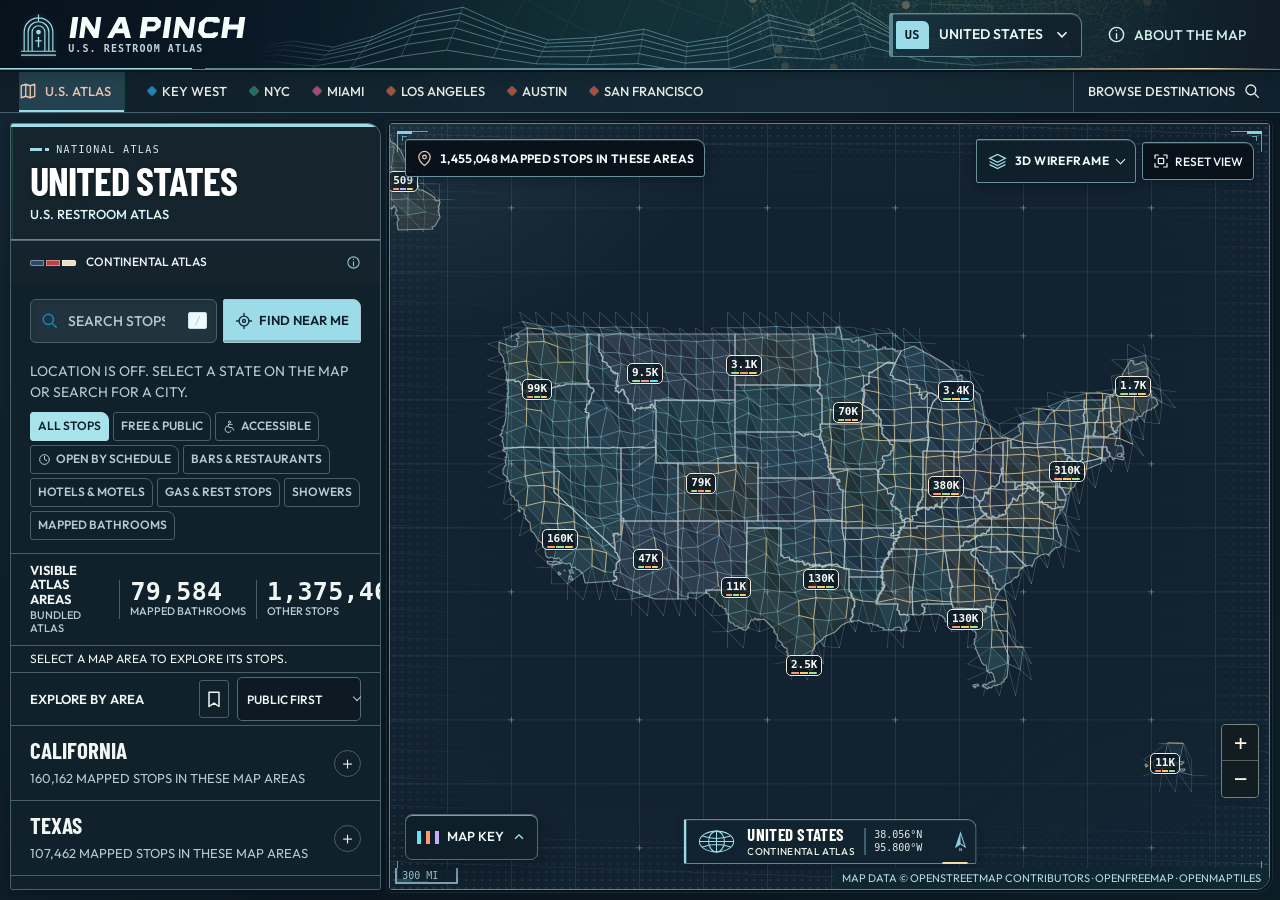
<file: index.html>
<!doctype html>
<html lang="en">
<head>
  <meta charset="UTF-8">
  <meta name="viewport" content="width=device-width, initial-scale=1, viewport-fit=cover">
  <meta name="theme-color" content="#10212c">
  <meta name="description" content="Find restrooms, hotels, restaurants, bars, gas stations and travel-center showers across the U.S. Explore by location, city or state and check access before you go.">
  <title>IN A PINCH V5 · U.S. RESTROOM ATLAS</title>
  <link rel="icon" href="data:image/svg+xml,%3Csvg%20xmlns%3D%22http%3A%2F%2Fwww.w3.org%2F2000%2Fsvg%22%20viewBox%3D%220%200%2064%2064%22%3E%3Crect%20x%3D%221%22%20y%3D%221%22%20width%3D%2262%22%20height%3D%2262%22%20rx%3D%2213%22%20fill%3D%22%2310212c%22%2F%3E%3Cg%20stroke%3D%22%2395e2de%22%20stroke-width%3D%223.3%22%20fill%3D%22none%22%3E%3Cpath%20d%3D%22M11%2051V29a21%2021%200%200%201%2042%200v22M18%2051V29a14%2014%200%200%201%2028%200v22M8%2053h48%22%2F%3E%3Ccircle%20cx%3D%2232%22%20cy%3D%2229%22%20r%3D%224%22%2F%3E%3C%2Fg%3E%3Cpath%20d%3D%22M32%2036v12m-5-8h10%22%20stroke%3D%22%23ffd995%22%20stroke-width%3D%223.2%22%2F%3E%3C%2Fsvg%3E">
  <link rel="preconnect" href="https://fonts.googleapis.com">
  <link rel="preconnect" href="https://fonts.gstatic.com" crossorigin>
  <link href="https://fonts.googleapis.com/css2?family=Barlow+Condensed:wght@400;500;600;700&family=Outfit:wght@400;500;600;700&family=Poiret+One&display=swap" rel="stylesheet">
  <link rel="stylesheet" href="assets/maplibre-gl.css">
  <link rel="stylesheet" href="assets/leaflet.css">
  <link rel="stylesheet" href="assets/MarkerCluster.css">
  <link rel="stylesheet" href="styles.css">
  <link rel="stylesheet" href="map-theme.css">
  <link rel="stylesheet" href="tropic-theme.css">
  <link rel="stylesheet" href="ocean.css">
  <link rel="stylesheet" href="city-theme.css">
  <link rel="stylesheet" href="place-detail.css">
  <link rel="stylesheet" href="destination-picker.css">
  <link rel="stylesheet" href="area-sidebar.css">
  <link rel="stylesheet" href="atlas-console.css">
  <link rel="stylesheet" href="facility-icons.css">
  <link rel="stylesheet" href="map-atmosphere.css">
  <link rel="stylesheet" href="hud.css">
  <link rel="stylesheet" href="stacked-stops.css">
  <link rel="stylesheet" href="hud-controls.css">
  <link rel="stylesheet" href="mobile-hud.css">
  <link rel="stylesheet" href="world-hud.css">
  <link rel="stylesheet" href="click-layout.css">
  <link rel="stylesheet" href="map-layers.css">
</head>
<body data-city="us" data-map-style="wireframe" data-map-family="national" data-map-motif="meridian">
  <svg class="icon-library" xmlns="http://www.w3.org/2000/svg" aria-hidden="true">
    <symbol id="icon-search" viewBox="0 0 24 24"><circle cx="10.5" cy="10.5" r="6.5"/><path d="m16 16 4.5 4.5"/></symbol>
    <symbol id="icon-location" viewBox="0 0 24 24"><circle cx="12" cy="12" r="6.5"/><circle cx="12" cy="12" r="2"/><path d="M12 2v3M12 19v3M2 12h3M19 12h3"/></symbol>
    <symbol id="icon-pin" viewBox="0 0 24 24"><path d="M20 10c0 6-8 12-8 12S4 16 4 10a8 8 0 1 1 16 0Z"/><circle cx="12" cy="10" r="2.6"/></symbol>
    <symbol id="icon-bookmark" viewBox="0 0 24 24"><path d="M6 4h12v17l-6-4-6 4Z"/></symbol>
    <symbol id="icon-info" viewBox="0 0 24 24"><circle cx="12" cy="12" r="9"/><path d="M12 11v6M12 7h.01"/></symbol>
    <symbol id="icon-close" viewBox="0 0 24 24"><path d="m6 6 12 12M18 6 6 18"/></symbol>
    <symbol id="icon-map" viewBox="0 0 24 24"><path d="m3 5 6-2 6 2 6-2v16l-6 2-6-2-6 2ZM9 3v16M15 5v16"/></symbol>
    <symbol id="icon-list" viewBox="0 0 24 24"><path d="M9 6h12M9 12h12M9 18h12M3 6h1M3 12h1M3 18h1"/></symbol>
    <symbol id="icon-fit" viewBox="0 0 24 24"><path d="M8 3H3v5M16 3h5v5M21 16v5h-5M8 21H3v-5"/><rect x="8" y="8" width="8" height="8" rx="1"/></symbol>
    <symbol id="icon-check" viewBox="0 0 24 24"><path d="m5 12 4 4L19 6"/></symbol>
    <symbol id="icon-accessible" viewBox="0 0 24 24"><circle cx="12" cy="4" r="2"/><path d="m10 8 1 6h6l3 5M10 11a6 6 0 1 0 5 9M11 8h6"/></symbol>
    <symbol id="icon-clock" viewBox="0 0 24 24"><circle cx="12" cy="12" r="9"/><path d="M12 6v6l4 2"/></symbol>
  </svg>

  <div id="app" class="app" data-view="map">
    <header class="site-header">
      <svg class="hud-horizon" aria-hidden="true" focusable="false" width="720" height="76" viewBox="0 0 720 76" preserveAspectRatio="none" fill="none">
        <path class="horizon-latitudes" d="M0,52 32,45 68,52 103,40 144,17 182,8 221,30 257,44 299,41 341,32 379,47 414,40 450,16 486,28 524,3 567,39 607,45 650,28 690,49 730,53 M-4.6,55.5 28,49.5 64.7,56.1 100.2,44.9 141.7,23.3 180,14.6 219.3,34.7 255.5,47.7 297.8,45.2 340.2,37.3 378.7,51.5 414.3,45 450.9,22.5 487.6,33.2 526.3,9.8 570,43 610.5,48.8 654,33.5 694.3,53.2 734.6,57 M-9.9,59.6 23.5,54.6 60.9,60.8 97,50.5 139,30.5 177.7,22.2 217.3,40 253.7,51.9 296.4,50.1 339.3,43.4 378.4,56.5 414.6,50.7 452,30 489.5,39.2 529,17.6 573.4,47.6 614.6,53.1 658.5,39.8 699.2,58 739.8,61.6 M-15.8,64.1 18.4,60.3 56.6,66.1 93.4,56.8 136,38.7 175.1,30.7 215,46.1 251.7,56.6 294.9,55.5 338.3,50.3 378,62.3 414.9,57.1 453.2,38.4 491.6,45.9 532,26.4 577.3,52.7 619.1,58 663.7,46.8 704.7,63.5 745.6,66.8 M-23.3,70 11.9,67.6 51.1,72.8 88.7,64.9 132.1,49 171.8,41.5 212.1,53.8 249.2,62.6 292.9,62.5 337,59.1 377.5,69.6 415.4,65.3 454.7,49.2 494.3,54.4 535.8,37.6 582.2,59.3 624.9,64.2 670.2,55.9 711.8,70.4 753.1,73.4 M-32.9,77.3 3.7,76.9 44.2,81.3 82.9,75 127.3,62.1 167.6,55.2 208.5,63.5 246.1,70.3 290.4,71.2 335.4,70.1 376.9,78.8 415.9,75.6 456.7,62.7 497.6,65.2 540.6,51.7 588.5,67.6 632.2,72 678.4,67.2 720.7,79.2 762.6,81.7"/>
        <path class="horizon-meridians" d="M0,52 -4.6,55.5 -9.9,59.6 -15.8,64.1 -23.3,70 -32.9,77.3 M32,45 28,49.5 23.5,54.6 18.4,60.3 11.9,67.6 3.7,76.9 M68,52 64.7,56.1 60.9,60.8 56.6,66.1 51.1,72.8 44.2,81.3 M103,40 100.2,44.9 97,50.5 93.4,56.8 88.7,64.9 82.9,75 M144,17 141.7,23.3 139,30.5 136,38.7 132.1,49 127.3,62.1 M182,8 180,14.6 177.7,22.2 175.1,30.7 171.8,41.5 167.6,55.2 M221,30 219.3,34.7 217.3,40 215,46.1 212.1,53.8 208.5,63.5 M257,44 255.5,47.7 253.7,51.9 251.7,56.6 249.2,62.6 246.1,70.3 M299,41 297.8,45.2 296.4,50.1 294.9,55.5 292.9,62.5 290.4,71.2 M341,32 340.2,37.3 339.3,43.4 338.3,50.3 337,59.1 335.4,70.1 M379,47 378.7,51.5 378.4,56.5 378,62.3 377.5,69.6 376.9,78.8 M414,40 414.3,45 414.6,50.7 414.9,57.1 415.4,65.3 415.9,75.6 M450,16 450.9,22.5 452,30 453.2,38.4 454.7,49.2 456.7,62.7 M486,28 487.6,33.2 489.5,39.2 491.6,45.9 494.3,54.4 497.6,65.2 M524,3 526.3,9.8 529,17.6 532,26.4 535.8,37.6 540.6,51.7 M567,39 570,43 573.4,47.6 577.3,52.7 582.2,59.3 588.5,67.6 M607,45 610.5,48.8 614.6,53.1 619.1,58 624.9,64.2 632.2,72 M650,28 654,33.5 658.5,39.8 663.7,46.8 670.2,55.9 678.4,67.2 M690,49 694.3,53.2 699.2,58 704.7,63.5 711.8,70.4 720.7,79.2 M730,53 734.6,57 739.8,61.6 745.6,66.8 753.1,73.4 762.6,81.7"/>
      </svg>
      <a class="brand" href="index.html" data-national-overview aria-label="IN A PINCH home">
        <span class="brand-mark" aria-hidden="true">
          <svg viewBox="0 0 46 54" fill="none"><path d="M5 48V24a18 18 0 0 1 36 0v24M10 48V24a13 13 0 0 1 26 0v24M15 48V24a8 8 0 0 1 16 0v24M23 2v9M1 48h44M1 53h44" stroke="currentColor" stroke-width="1.5"/><circle cx="23" cy="24" r="3" fill="currentColor"/><path d="M23 30v13M19 35h8" stroke="currentColor" stroke-width="1.7"/></svg>
        </span>
        <span class="brand-type"><span class="brand-name"><span class="sr-only">IN A PINCH</span><svg class="brand-lettering" width="176" height="24" viewBox="0 0 186 26" preserveAspectRatio="xMinYMid meet" aria-hidden="true" focusable="false">
          <g fill="currentColor" fill-rule="evenodd" transform="translate(4) skewX(-8)">
            <path d="M1 2h6v22H1zM11 24V2h5l10 13V2h5v22h-5L16 11v13z"/>
            <path d="m40 24 9-22h7l9 22h-6l-2-5H48l-2 5Zm10-10h5l-2.5-6.5z"/>
            <path d="M74 24V2h15l5 4.5v6l-5 4.5h-9v7Zm6-12h7l1.5-1.5v-2L87 7h-7zM98 2h6v22h-6zM109 24V2h5l10 13V2h5v22h-5l-10-13v13zM140 2h12l3 3v3h-6l-1-1h-6l-2 2v8l2 2h7l1-1h5v3l-3 3h-12l-6-6V8zM159 2h6v8h10V2h6v22h-6v-9h-10v9h-6z"/>
          </g>
        </svg></span><span class="brand-tagline">U.S. restroom atlas</span></span>
      </a>
      <div class="header-actions">
        <button id="city-picker-btn" class="destination city-picker-button" type="button" aria-haspopup="dialog"><span id="current-city-code">US</span><span id="current-city-name">United States</span><svg class="city-chevron" viewBox="0 0 20 20" fill="none" stroke="currentColor" stroke-width="1.7" aria-hidden="true"><path d="m5 7 5 5 5-5"/></svg></button>
        <span class="header-divider" aria-hidden="true"></span>
        <button id="about-btn" class="about-button" type="button" aria-label="About the map"><svg class="icon"><use href="#icon-info"/></svg><span>About the map</span></button>
      </div>
    </header>

    <nav class="city-strip" aria-label="Map destinations">
      <button class="nation-shortcut" data-national-overview type="button" title="RETURN TO THE NATIONWIDE MAP"><svg class="icon" aria-hidden="true"><use href="#icon-map"/></svg>U.S. atlas</button>
      <div id="city-shortcuts" class="city-shortcuts" aria-label="Featured city guides"></div>
      <button id="explore-cities-btn" type="button" aria-haspopup="dialog"><span>Browse destinations</span><svg class="icon" aria-hidden="true"><use href="#icon-search"/></svg></button>
    </nav>
    <main class="workspace">
      <section class="sidebar" aria-label="Find a bathroom">
        <div id="mobile-hud-bar" class="mobile-hud-bar" hidden>
          <button id="mobile-hud-toggle" type="button" aria-label="Expand stops and filters" aria-expanded="false" aria-controls="filters city-coverage result-list">
            <span class="mobile-hud-grip" aria-hidden="true"></span><span>Stops &amp; filters</span>
            <svg viewBox="0 0 18 18" width="16" height="16" fill="none" stroke="currentColor" stroke-width="1.7" aria-hidden="true"><path d="m4 11 5-5 5 5"/></svg>
          </button>
          <div id="mobile-hud-views"></div>
        </div>
        <div class="sidebar-top">
          <div class="intro area-intro">
            <div class="area-locator" id="area-locator" hidden aria-hidden="true">
              <svg viewBox="0 0 128 84" focusable="false"><path class="locator-grid" d="M0 21h128M0 42h128M0 63h128M32 0v84M64 0v84M96 0v84"/><path id="area-outline" d=""/><g id="locator-cross" hidden><circle r="5.8"/><circle r="2.5"/></g></svg>
            </div>
            <p id="area-level" class="eyebrow">National atlas</p>
            <h1 id="area-name">United States</h1>
            <p class="intro-copy" id="area-parent">U.S. restroom atlas</p>
            <small id="area-location-note" hidden></small>
          </div>
          <details class="area-design" id="area-design" hidden>
            <summary><span class="area-palette-chips" aria-hidden="true"><i></i><i></i><i></i></span><span id="area-treatment"></span><svg class="icon" aria-hidden="true"><use href="#icon-info"/></svg></summary>
            <div class="design-credit"><p id="area-design-basis"></p><a id="area-design-source" target="_blank" rel="noopener noreferrer" hidden></a></div>
          </details>
          <div class="finder-controls">
          <label class="search-box" for="search-input">
            <svg class="icon"><use href="#icon-search"/></svg>
            <input id="search-input" type="search" placeholder="Search stops" autocomplete="off" aria-label="Search bathrooms by name, address, or area">
            <kbd aria-hidden="true">/</kbd>
          </label>
          <button id="locate-btn" class="locate-button" type="button"><svg class="icon"><use href="#icon-location"/></svg><span>Find near me</span><span class="locate-button-accent" aria-hidden="true">✦</span></button>
          <div id="location-status" class="location-status" role="status" aria-live="polite"></div>
          <div id="filters" class="filters" aria-label="Filter bathrooms">
            <button type="button" class="filter-chip active" data-filter="all" aria-pressed="true">All stops</button>
            <button type="button" class="filter-chip" data-filter="free" aria-pressed="false">Free &amp; public</button>
            <button type="button" class="filter-chip" data-filter="accessible" aria-pressed="false"><svg class="icon"><use href="#icon-accessible"/></svg>Accessible</button>
            <button type="button" class="filter-chip" data-filter="open" aria-pressed="false"><svg class="icon"><use href="#icon-clock"/></svg>Open by schedule</button>
            <button type="button" class="filter-chip" data-filter="purchase" aria-pressed="false">Bars &amp; restaurants</button>
            <button type="button" class="filter-chip" data-filter="lodging" aria-pressed="false" title="HOTELS, MOTELS, INNS AND RESORTS. ASK THE FRONT DESK ABOUT LOBBY RESTROOM ACCESS.">Hotels &amp; motels</button>
            <button type="button" class="filter-chip" data-filter="roadside" aria-pressed="false">Gas &amp; rest stops</button>
            <button type="button" class="filter-chip" data-filter="showers" aria-pressed="false" title="STOPS WITH A DOCUMENTED SHOWER FACILITY">Showers</button>
            <button type="button" class="filter-chip" data-filter="confirmed" aria-pressed="false">Mapped bathrooms</button>
          </div>
          </div>
        </div>
        <section id="city-coverage" class="city-coverage atlas-area" aria-label="Coverage for this map area">
          <div class="area-counts" id="area-counts" role="group" aria-label="Unfiltered coverage for this map view">
            <div class="area-count-scope"><strong id="area-count-scope">In view</strong><span id="area-count-scope-note">All listings</span></div>
            <div class="area-count-item" title="PLACES WITH SOURCE EVIDENCE OF A RESTROOM"><strong id="area-count-wc">—</strong><span>Mapped bathrooms</span></div>
            <div class="area-count-item" title="OTHER MAPPED STOPS WHERE RESTROOM ACCESS IS UNCONFIRMED"><strong id="area-count-other">—</strong><span>Other stops</span></div>
          </div>
          <div class="area-update"><p id="area-status" role="status" aria-live="polite">Loading mapped stops…</p><button type="button" id="area-retry" hidden>Retry</button></div>
        </section>
        <div class="results-toolbar">
          <p id="result-count" aria-live="polite">Finding your next stop…</p>
          <div class="result-actions">
            <button id="saved-btn" class="icon-button saved-filter" type="button" aria-label="Show saved places" title="SAVED PLACES" aria-pressed="false"><svg class="icon"><use href="#icon-bookmark"/></svg></button>
            <label class="sort-control"><span class="sr-only">Sort bathrooms</span><select id="sort-select"><option value="recommended">PUBLIC FIRST</option><option value="distance">NEAREST FIRST</option><option value="rating">MY TOP RATED</option><option value="name">NAME A–Z</option></select></label>
          </div>
        </div>
        <div id="result-list" class="result-list" aria-label="Bathroom results"></div>
        <footer class="sidebar-footer"><svg class="icon"><use href="#icon-info"/></svg><span id="filter-note">Public facilities first. Tap a stop for access details.</span></footer>
      </section>

      <section class="map-region" aria-label="U.S. restroom map">
        <div id="map" aria-label="Interactive map of U.S. restroom stops"></div>
        <div class="map-surface-art" id="map-surface-art">
          <svg class="surface-definitions" aria-hidden="true" focusable="false"><defs><symbol id="etch-reef" viewBox="0 0 72 48"><path d="M4 29Q14 19 26 24T49 21T69 18M4 36Q20 26 31 30T68 24M4 43Q19 35 33 37T68 31M18 16l5-4m9 3 8-5m7 4 8-5"/></symbol><symbol id="etch-subway" viewBox="0 0 72 48"><path d="M3 33h19l18-18h29M3 25h15l18-18h33M8 41h16l18-18h25M20 25l8 8m13-19 6 9"/></symbol><symbol id="etch-deco" viewBox="0 0 72 48"><path d="M3 42h65M9 36h53M16 31V18h5V12h6v15h4V6h9v21h4V12h6v6h5v13M4 24h10m42 0h12M4 28h10m42 0h12"/></symbol><symbol id="etch-boulevard" viewBox="0 0 72 48"><path d="M4 43l27-25h9l28 25M22 43l14-24 14 24M6 19h18m27 0h16M5 16l12-6 14 5L45 8l20 8"/></symbol><symbol id="etch-batwing" viewBox="0 0 72 48"><path d="M3 32q7-12 15-4 8-15 17-2 8-13 16 1 8-5 18 6M5 38q15-10 25-4t38 0M19 15l9 3 8 7 8-7 9-3"/></symbol><symbol id="etch-suspension" viewBox="0 0 72 48"><path d="M3 31h66M3 35h66M19 33V9h4v24m26 0V9h4v24M3 29Q12 23 21 11q15 24 30 0 6 14 18 18M30 24v7m6-5v5m6-7v7"/></symbol><symbol id="etch-loop" viewBox="0 0 72 48"><path d="M5 9h51l8 8v18H14l-9-8V9Zm9 7h32l8 6v7H23l-9-7v-6Zm-9 4h9m40 2h10"/></symbol><symbol id="etch-ferry" viewBox="0 0 72 48"><path d="M7 26h51l-7 8H18Zm10-6h30v6H17Zm4-5h20v5H21Zm24 0v-5L56 5M5 41q8-5 16 0t16 0t16 0t16 0"/></symbol><symbol id="etch-crescent" viewBox="0 0 72 48"><path d="M8 10q24 36 56 8Q40 57 10 25M14 14q22 24 41 9M8 38l5-3m5 6 6-3m27-3 8-3"/></symbol><symbol id="etch-broadway" viewBox="0 0 72 48"><path d="M6 34h62M8 39h59M14 32V20l7-5 6 5v12M31 32V14l6-6 6 6v18m6 0V20l6-6 6 6v12"/></symbol><symbol id="etch-wharf" viewBox="0 0 72 48"><path d="M5 16h57M11 16v15h5V16m11 0v23h5V16m11 0v15h5V16m11 0v23h5V16M5 42q9-4 19 0t19 0t21 0"/></symbol><symbol id="etch-radial" viewBox="0 0 72 48"><path d="M4 24h64M36 3v42M10 7l51 34M9 40 59 6M26 24a10 10 0 1 1 20 0 10 10 0 1 1-20 0Zm5 0a5 5 0 1 1 10 0 5 5 0 1 1-10 0Z"/></symbol><symbol id="etch-breakwater" viewBox="0 0 72 48"><path d="M3 32l18-7 15 2 16-9 17 4M4 38l18-7 16 2 16-9 15 3M5 17q10-6 19 0t18-1"/></symbol><symbol id="etch-truss" viewBox="0 0 72 48"><path d="M4 32h65M4 37h65M7 32l10-17 10 17 10-17 10 17 10-17 9 17M16 15h42"/></symbol><symbol id="etch-front-range" viewBox="0 0 72 48"><path d="M3 37l18-20 8 7L43 5l25 30M7 42l17-14 9 4 13-14 17 21M36 15l7-4 6 5"/></symbol><symbol id="etch-marquee" viewBox="0 0 72 48"><path d="M5 21 35 5l32 16-32 18Zm7 0L35 9l24 12-24 13Zm23 18v6M19 21h32"/></symbol><symbol id="etch-canal" viewBox="0 0 72 48"><path d="M4 36l20-12 12 2 29-18M7 42l20-12 11 2 30-17M8 21l11-7m28 21 12-8"/></symbol><symbol id="etch-canopy" viewBox="0 0 72 48"><path d="M5 28q-1-10 8-11 3-12 15-8 5-6 12 0 15-5 17 9 8-1 10 9M8 32q12-10 23-3 12-8 30 2M27 30v12m5-13v13m17-13v13"/></symbol><symbol id="etch-tideway" viewBox="0 0 72 48"><path d="M4 35q18-4 25-16t35-9M4 40q19-1 28-16t33-9M4 45q22-1 32-15t30-10M6 13l7-3m4 6 8-4"/></symbol><symbol id="etch-squares" viewBox="0 0 72 48"><path d="M6 9h20v15H6Zm39 0h20v15H45ZM26 16h19M17 24v13h37V24M29 30h13v12H29Z"/></symbol><symbol id="etch-fountain" viewBox="0 0 72 48"><path d="M4 39q27-8 64 0M14 33q12-17 20 0m1 0q-8-31-15-19m17 19q8-31 15-19m-14 19q12-17 21-2M35 30V6"/></symbol><symbol id="etch-outrigger" viewBox="0 0 72 48"><path d="M5 26q25 13 57-2-12 16-39 11M13 38q17 7 37 0m-31-6 5 7m20-8 5 6M32 27V7l19 14-19 4"/></symbol><symbol id="etch-lattice" viewBox="0 0 72 48"><path d="M5 36 30 8l34 28M8 37h57M15 37 30 18l18 19m-9 0 13-14 13 14M26 26l11 11m-5-17 20 17"/></symbol><symbol id="etch-bayou" viewBox="0 0 72 48"><path d="M3 11q20 16 32 4t32 3M4 19q16 15 33 4t31 1M4 28q14 13 32 3t32 2M5 37q10 10 31 1t31 0"/></symbol><symbol id="etch-meridian" viewBox="0 0 72 48"><ellipse cx="36" cy="24" rx="28" ry="17"/><ellipse cx="36" cy="24" rx="13" ry="17"/><path d="M8 24h56M13 15q23 8 46 0M13 33q23-8 46 0M36 7v34"/></symbol><symbol id="etch-survey" viewBox="0 0 72 48"><path d="M7 38 56 7M4 31l42-27M17 42l50-32M25 15l20 24M35 9l20 24M13 24l16 18"/></symbol></defs></svg>
          <div class="map-plate-finish" aria-hidden="true"></div>
          <div class="map-edge-register" aria-hidden="true"><i></i><i></i><i></i><i></i></div>
          <div class="map-edition-plate" role="group" aria-label="Map edition and center">
            <svg class="edition-etch" viewBox="0 0 72 48" fill="none" stroke="currentColor" stroke-width="1.7" stroke-linecap="round" stroke-linejoin="round" aria-hidden="true"><use id="map-edition-etch" href="#etch-survey"/></svg>
            <div class="map-edition-copy"><strong id="map-edition-place">United States</strong><span id="map-edition-name">National atlas</span></div>
            <div class="map-edition-position" role="group" aria-label="Map center coordinates"><span id="map-edition-center"></span><svg class="edition-north" viewBox="0 0 18 26" aria-hidden="true"><path d="m9 2 6 18-6-4-6 4Z" fill="none" stroke="currentColor" stroke-width="1.3"/><path d="M9 2v14l-6 4Z" fill="currentColor"/><text x="9" y="25" text-anchor="middle" fill="currentColor" font-family="system-ui,sans-serif" font-size="5" font-weight="700">N</text></svg></div>
          </div>
        </div>
        <div class="map-topbar">
          <div class="map-caption"><svg class="icon" aria-hidden="true"><use href="#icon-pin"/></svg><span id="map-count">Loading atlas…</span><span id="map-count-compact" aria-hidden="true">Loading…</span></div>
          <div class="map-tools">
            <details id="map-layer-picker" class="map-layer-picker">
              <summary aria-label="Change map layer"><svg aria-hidden="true" width="19" height="19" viewBox="0 0 24 24" fill="none" stroke="currentColor" stroke-width="1.6"><path d="m2 8 10-5 10 5-10 5zM2 12l10 5 10-5M2 16l10 5 10-5"/></svg><span id="map-layer-name">3D wireframe</span><span class="layer-chevron" aria-hidden="true"></span></summary>
              <div class="layer-options" role="group" aria-label="Map layers">
                <button type="button" data-map-style-option="wireframe" aria-pressed="true"><i class="layer-sample sample-wire" aria-hidden="true"></i>3D wireframe</button>
                <button type="button" data-map-style-option="city" aria-pressed="false"><i class="layer-sample sample-street" aria-hidden="true"></i>Daylight streets</button>
                <button type="button" data-map-style-option="satellite" aria-pressed="false"><i class="layer-sample sample-aerial" aria-hidden="true"></i>Aerial imagery</button>
              </div>
            </details>
            <button id="reset-map-btn" class="map-reset" type="button" title="RESET TO THE NATIONWIDE MAP OR SELECTED CITY GUIDE"><svg class="icon"><use href="#icon-fit"/></svg><span>Reset view</span></button>
          </div>
        </div>
        <div id="aerial-notice" hidden><span id="aerial-message" role="status"></span><button type="button" id="aerial-retry" hidden>Retry</button></div>
        <div id="map-status" class="map-error" hidden><span data-street-message role="status"></span><button type="button" data-retry-street aria-label="Retry loading street detail">Retry</button></div>
        <details class="map-legend map-key">
          <summary><span class="map-key-swatches" aria-hidden="true"><i></i><i></i><i></i></span>Map key<svg class="map-key-arrow" aria-hidden="true" viewBox="0 0 16 16" fill="none" stroke="currentColor" stroke-width="1.5"><path d="m3.5 10 4.5-4.5 4.5 4.5"/></svg></summary>
          <div class="map-key-panel" role="region" aria-label="Facility colors and access symbols" tabindex="0">
            <h2>Facilities</h2>
            <div id="facility-key-items" class="facility-key-items"></div>
            <p class="map-key-group-note">Numbers count nearby stops. Color ticks show the most common facility types in a mixed group.</p>
            <h3>Access marks</h3>
            <div class="map-key-access"><span><b aria-hidden="true">✓</b>Free / public</span><span><b aria-hidden="true">$</b>Admission required</span><span><b aria-hidden="true">?</b>Check access</span></div>
          </div>
        </details>
        
      </section>

      <nav class="view-switch" aria-label="Map or list view"><button id="map-view-btn" class="active" type="button" aria-pressed="true"><svg class="icon"><use href="#icon-map"/></svg>Map</button><button id="list-view-btn" type="button" aria-pressed="false"><svg class="icon"><use href="#icon-list"/></svg>List</button></nav>

      <aside id="detail-panel" class="detail-panel" aria-label="Location details" hidden>
        <button id="detail-close" class="detail-close icon-button" type="button" aria-label="Close location details"><svg class="icon"><use href="#icon-close"/></svg></button>
        <div id="detail-content"></div>
      </aside>
    </main>
  </div>

  <dialog id="about-dialog" class="about-dialog" aria-labelledby="about-title">
    <button id="about-close" class="dialog-close icon-button" type="button" aria-label="Close about the map"><svg class="icon"><use href="#icon-close"/></svg></button>
    
    <h2 id="about-title">Good to know<br>before you go.</h2>
    <p class="about-lead">IN A PINCH maps restroom stops across the United States. Choose a state on the map, search for a town or open one of the 24 illustrated city guides.</p>
    <div class="about-grid">
      <section><h3>Reading the atlas</h3><p>Each facility type has a color and symbol. The Map key identifies them. In 3D wireframe, the regional mesh shows stop density. At street zoom, buildings use mapped footprints and generalized heights. Use the layers button for daylight streets or aerial photography. Zoom into numbered groups to choose an individual stop. Zoom in to see individual places. Neighborhood searches load community-mapped restrooms, gas stations, rest areas, restaurants, bars and other places with possible bathroom access. Some areas have few mapped stops.</p></section>
      <section><h3>Checking access</h3><p>“Mapped bathrooms” shows places with restroom evidence. The Showers filter shows stops where a source documents a shower. Check opening hours and fees with the operator. At venues marked “Bathroom unconfirmed,” ask staff about access. Pins may point to a building or park entrance. Directions open in Google Maps.</p></section>
      <section><h3>At a hotel</h3><p>Ask the front desk about lobby restrooms. Private guest-room showers generally require a booking. Hotel cards distinguish dining listed by the operator, dining mapped within the hotel footprint, and places nearby.</p></section>
      <section><h3>Reading the hours</h3><p id="about-hours">“Open by schedule” uses the posted restroom hours in the facility’s time zone. Access and hours can change.</p></section>
      <section><h3>Finding nearby stops</h3><p>Allow location access to center on nearby stops. You can also pan or choose a destination. Your location centers the map. Saved stops stay in this browser.</p></section>
      <section><h3>Your ratings</h3><p>Personal stars stay on this device and power the rating sort. Open a listing to load public community scores or publish your own. Shared scores use public Nostr relays and a separate browser identity for each stop. A withdrawal updates the shared score. Other people may retain copies of earlier submissions.</p></section>
    </div>
    <p class="about-data-note"><strong id="total-count"></strong> · Directory reference <span id="checked-date">November 2026</span>.</p>
    <div class="about-source-links"><a id="about-data-link" href="data/atlas-sources.json" target="_blank" rel="noopener">Nationwide map sources</a><a href="https://www.openstreetmap.org/fixthemap" target="_blank" rel="noopener">Report a map issue</a></div>
    <p class="about-signoff">when you gotta go, you gotta go<span>✦</span></p>
  </dialog>
  <dialog id="cities-dialog" class="cities-dialog dp-dialog" aria-labelledby="cities-title">
    <header class="dp-heading"><div><h2 id="cities-title" tabindex="-1">Where are you headed?</h2></div><button id="cities-close" class="icon-button" type="button" aria-label="Close destination selector"><svg class="icon" aria-hidden="true"><use href="#icon-close"/></svg></button></header>
    <div class="dp-toolbar"><div class="dp-tabs" role="tablist" aria-label="Browse destinations">
      <button id="dp-atlas-tab" role="tab" type="button" aria-selected="true" aria-controls="dp-atlas-panel">States &amp; towns</button>
      <button id="dp-guides-tab" role="tab" type="button" aria-selected="false" aria-controls="dp-guides-panel" tabindex="-1">Featured cities</button>
    </div><button class="dp-national" data-national-overview type="button"><svg class="icon" aria-hidden="true"><use href="#icon-map"/></svg> U.S. overview</button></div>
    <section id="dp-atlas-panel" class="dp-atlas-panel" role="tabpanel" aria-labelledby="dp-atlas-tab">
      <div class="dp-map-panel"><div class="dp-map-heading"><h3>Choose a state</h3><span id="dp-map-status">United States</span></div>
        <div id="dp-state-map"></div>
        <p class="dp-map-credit">U.S. Census Bureau boundaries · Insets shown at different scales</p>
      </div>
      <div class="dp-search-panel">
        <h3>Find a destination</h3>
        <label class="dp-label" for="state-jump">State or territory</label>
        <div class="dp-state-combo"><input id="state-jump" type="search" role="combobox" aria-controls="dp-state-options" aria-expanded="false" aria-autocomplete="list" placeholder="Search states and territories" autocomplete="off">
          <button type="button" id="dp-state-toggle" aria-label="Show all states and territories" aria-controls="dp-state-options" tabindex="-1"><span aria-hidden="true">⌄</span></button>
          <div id="dp-state-options" role="listbox" aria-label="States and territories" hidden></div>
        </div>
        <button class="dp-open-state" id="dp-open-state" type="button" disabled>View state map</button>
        <label class="dp-label" for="dp-place-query">City or town</label>
        <input type="search" id="dp-place-query" placeholder="Try Montclair, NJ" autocomplete="off">
        <p id="dp-place-status" class="dp-status" role="status"></p>
        <div id="dp-place-results" class="dp-place-results"></div>
      </div>
    </section>
    <section id="dp-guides-panel" role="tabpanel" aria-labelledby="dp-guides-tab" hidden>
      <div class="city-discovery-controls"><label class="city-search-box"><svg class="icon" aria-hidden="true"><use href="#icon-search"/></svg><input id="city-search" type="search" placeholder="Search featured cities" aria-label="Search featured cities" autocomplete="off"></label><label class="city-region-label"><span class="sr-only">Filter featured cities by region</span><select id="city-region"></select></label></div>
      <div class="city-picker-caption"><span id="city-search-count" role="status" aria-live="polite">Featured city guides</span></div>
      <div id="city-grid" class="city-grid"></div>
    </section>
    <p id="dp-error" class="dp-status" role="status" hidden></p>
  </dialog>
  <div id="toast" class="toast" role="status" aria-live="polite" hidden></div>
  <noscript><div class="noscript">Please enable JavaScript to explore the U.S. restroom atlas.</div></noscript>
  <script src="assets/leaflet.js"></script>
  <script src="assets/leaflet.markercluster.js"></script>
  <script src="assets/maplibre-gl.js"></script>
  <script src="assets/leaflet-maplibre-gl.js"></script>
  <script type="module" src="app.js"></script>
</body>
</html>
</file>
<file: assets/maplibre-gl.css>
.maplibregl-map{font:12px/20px Helvetica Neue,Arial,Helvetica,sans-serif;overflow:hidden;position:relative;-webkit-tap-highlight-color:rgb(0 0 0/0)}.maplibregl-canvas{left:0;position:absolute;top:0}.maplibregl-map:fullscreen{height:100%;width:100%}.maplibregl-ctrl-group button.maplibregl-ctrl-compass{touch-action:none}.maplibregl-canvas-container.maplibregl-interactive,.maplibregl-ctrl-group button.maplibregl-ctrl-compass{cursor:grab;-webkit-user-select:none;-moz-user-select:none;user-select:none}.maplibregl-canvas-container.maplibregl-interactive.maplibregl-track-pointer{cursor:pointer}.maplibregl-canvas-container.maplibregl-interactive:active,.maplibregl-ctrl-group button.maplibregl-ctrl-compass:active{cursor:grabbing}.maplibregl-canvas-container.maplibregl-touch-zoom-rotate,.maplibregl-canvas-container.maplibregl-touch-zoom-rotate .maplibregl-canvas{touch-action:pan-x pan-y}.maplibregl-canvas-container.maplibregl-touch-drag-pan,.maplibregl-canvas-container.maplibregl-touch-drag-pan .maplibregl-canvas{touch-action:pinch-zoom}.maplibregl-canvas-container.maplibregl-touch-zoom-rotate.maplibregl-touch-drag-pan,.maplibregl-canvas-container.maplibregl-touch-zoom-rotate.maplibregl-touch-drag-pan .maplibregl-canvas{touch-action:none}.maplibregl-canvas-container.maplibregl-touch-drag-pan.maplibregl-cooperative-gestures,.maplibregl-canvas-container.maplibregl-touch-drag-pan.maplibregl-cooperative-gestures .maplibregl-canvas{touch-action:pan-x pan-y}.maplibregl-ctrl-bottom-left,.maplibregl-ctrl-bottom-right,.maplibregl-ctrl-top-left,.maplibregl-ctrl-top-right{pointer-events:none;position:absolute;z-index:2}.maplibregl-ctrl-top-left{left:0;top:0}.maplibregl-ctrl-top-right{right:0;top:0}.maplibregl-ctrl-bottom-left{bottom:0;left:0}.maplibregl-ctrl-bottom-right{bottom:0;right:0}.maplibregl-ctrl{clear:both;pointer-events:auto;transform:translate(0)}.maplibregl-ctrl-top-left .maplibregl-ctrl{float:left;margin:10px 0 0 10px}.maplibregl-ctrl-top-right .maplibregl-ctrl{float:right;margin:10px 10px 0 0}.maplibregl-ctrl-bottom-left .maplibregl-ctrl{float:left;margin:0 0 10px 10px}.maplibregl-ctrl-bottom-right .maplibregl-ctrl{float:right;margin:0 10px 10px 0}.maplibregl-ctrl-group{background:#fff;border-radius:4px}.maplibregl-ctrl-group:not(:empty){box-shadow:0 0 0 2px rgba(0,0,0,.1)}@media (forced-colors:active){.maplibregl-ctrl-group:not(:empty){box-shadow:0 0 0 2px ButtonText}}.maplibregl-ctrl-group button{background-color:transparent;border:0;box-sizing:border-box;cursor:pointer;display:block;height:29px;outline:none;padding:0;width:29px}.maplibregl-ctrl-group button+button{border-top:1px solid #ddd}.maplibregl-ctrl button .maplibregl-ctrl-icon{background-position:50%;background-repeat:no-repeat;display:block;height:100%;width:100%}@media (forced-colors:active){.maplibregl-ctrl-icon{background-color:transparent}.maplibregl-ctrl-group button+button{border-top:1px solid ButtonText}}.maplibregl-ctrl button::-moz-focus-inner{border:0;padding:0}.maplibregl-ctrl-attrib-button:focus,.maplibregl-ctrl-group button:focus{box-shadow:0 0 2px 2px #0096ff}.maplibregl-ctrl button:disabled{cursor:not-allowed}.maplibregl-ctrl button:disabled .maplibregl-ctrl-icon{opacity:.25}@media (hover:hover){.maplibregl-ctrl button:not(:disabled):hover{background-color:rgb(0 0 0/5%)}}.maplibregl-ctrl button:not(:disabled):active{background-color:rgb(0 0 0/5%)}.maplibregl-ctrl-group button:focus:focus-visible{box-shadow:0 0 2px 2px #0096ff}.maplibregl-ctrl-group button:focus:not(:focus-visible){box-shadow:none}.maplibregl-ctrl-group button:focus:first-child{border-radius:4px 4px 0 0}.maplibregl-ctrl-group button:focus:last-child{border-radius:0 0 4px 4px}.maplibregl-ctrl-group button:focus:only-child{border-radius:inherit}.maplibregl-ctrl button.maplibregl-ctrl-zoom-out .maplibregl-ctrl-icon{background-image:url("data:image/svg+xml;charset=utf-8,%3Csvg xmlns='http://www.w3.org/2000/svg' width='29' height='29' fill='%23333' viewBox='0 0 29 29'%3E%3Cpath d='M10 13c-.75 0-1.5.75-1.5 1.5S9.25 16 10 16h9c.75 0 1.5-.75 1.5-1.5S19.75 13 19 13z'/%3E%3C/svg%3E")}.maplibregl-ctrl button.maplibregl-ctrl-zoom-in .maplibregl-ctrl-icon{background-image:url("data:image/svg+xml;charset=utf-8,%3Csvg xmlns='http://www.w3.org/2000/svg' width='29' height='29' fill='%23333' viewBox='0 0 29 29'%3E%3Cpath d='M14.5 8.5c-.75 0-1.5.75-1.5 1.5v3h-3c-.75 0-1.5.75-1.5 1.5S9.25 16 10 16h3v3c0 .75.75 1.5 1.5 1.5S16 19.75 16 19v-3h3c.75 0 1.5-.75 1.5-1.5S19.75 13 19 13h-3v-3c0-.75-.75-1.5-1.5-1.5'/%3E%3C/svg%3E")}@media (forced-colors:active){.maplibregl-ctrl button.maplibregl-ctrl-zoom-out .maplibregl-ctrl-icon{background-image:url("data:image/svg+xml;charset=utf-8,%3Csvg xmlns='http://www.w3.org/2000/svg' width='29' height='29' fill='%23fff' viewBox='0 0 29 29'%3E%3Cpath d='M10 13c-.75 0-1.5.75-1.5 1.5S9.25 16 10 16h9c.75 0 1.5-.75 1.5-1.5S19.75 13 19 13z'/%3E%3C/svg%3E")}.maplibregl-ctrl button.maplibregl-ctrl-zoom-in .maplibregl-ctrl-icon{background-image:url("data:image/svg+xml;charset=utf-8,%3Csvg xmlns='http://www.w3.org/2000/svg' width='29' height='29' fill='%23fff' viewBox='0 0 29 29'%3E%3Cpath d='M14.5 8.5c-.75 0-1.5.75-1.5 1.5v3h-3c-.75 0-1.5.75-1.5 1.5S9.25 16 10 16h3v3c0 .75.75 1.5 1.5 1.5S16 19.75 16 19v-3h3c.75 0 1.5-.75 1.5-1.5S19.75 13 19 13h-3v-3c0-.75-.75-1.5-1.5-1.5'/%3E%3C/svg%3E")}}@media (forced-colors:active) and (prefers-color-scheme:light){.maplibregl-ctrl button.maplibregl-ctrl-zoom-out .maplibregl-ctrl-icon{background-image:url("data:image/svg+xml;charset=utf-8,%3Csvg xmlns='http://www.w3.org/2000/svg' width='29' height='29' viewBox='0 0 29 29'%3E%3Cpath d='M10 13c-.75 0-1.5.75-1.5 1.5S9.25 16 10 16h9c.75 0 1.5-.75 1.5-1.5S19.75 13 19 13z'/%3E%3C/svg%3E")}.maplibregl-ctrl button.maplibregl-ctrl-zoom-in .maplibregl-ctrl-icon{background-image:url("data:image/svg+xml;charset=utf-8,%3Csvg xmlns='http://www.w3.org/2000/svg' width='29' height='29' viewBox='0 0 29 29'%3E%3Cpath d='M14.5 8.5c-.75 0-1.5.75-1.5 1.5v3h-3c-.75 0-1.5.75-1.5 1.5S9.25 16 10 16h3v3c0 .75.75 1.5 1.5 1.5S16 19.75 16 19v-3h3c.75 0 1.5-.75 1.5-1.5S19.75 13 19 13h-3v-3c0-.75-.75-1.5-1.5-1.5'/%3E%3C/svg%3E")}}.maplibregl-ctrl button.maplibregl-ctrl-fullscreen .maplibregl-ctrl-icon{background-image:url("data:image/svg+xml;charset=utf-8,%3Csvg xmlns='http://www.w3.org/2000/svg' width='29' height='29' fill='%23333' viewBox='0 0 29 29'%3E%3Cpath d='M24 16v5.5c0 1.75-.75 2.5-2.5 2.5H16v-1l3-1.5-4-5.5 1-1 5.5 4 1.5-3zM6 16l1.5 3 5.5-4 1 1-4 5.5 3 1.5v1H7.5C5.75 24 5 23.25 5 21.5V16zm7-11v1l-3 1.5 4 5.5-1 1-5.5-4L6 13H5V7.5C5 5.75 5.75 5 7.5 5zm11 2.5c0-1.75-.75-2.5-2.5-2.5H16v1l3 1.5-4 5.5 1 1 5.5-4 1.5 3h1z'/%3E%3C/svg%3E")}.maplibregl-ctrl button.maplibregl-ctrl-shrink .maplibregl-ctrl-icon{background-image:url("data:image/svg+xml;charset=utf-8,%3Csvg xmlns='http://www.w3.org/2000/svg' width='29' height='29' viewBox='0 0 29 29'%3E%3Cpath d='M18.5 16c-1.75 0-2.5.75-2.5 2.5V24h1l1.5-3 5.5 4 1-1-4-5.5 3-1.5v-1zM13 18.5c0-1.75-.75-2.5-2.5-2.5H5v1l3 1.5L4 24l1 1 5.5-4 1.5 3h1zm3-8c0 1.75.75 2.5 2.5 2.5H24v-1l-3-1.5L25 5l-1-1-5.5 4L17 5h-1zM10.5 13c1.75 0 2.5-.75 2.5-2.5V5h-1l-1.5 3L5 4 4 5l4 5.5L5 12v1z'/%3E%3C/svg%3E")}@media (forced-colors:active){.maplibregl-ctrl button.maplibregl-ctrl-fullscreen .maplibregl-ctrl-icon{background-image:url("data:image/svg+xml;charset=utf-8,%3Csvg xmlns='http://www.w3.org/2000/svg' width='29' height='29' fill='%23fff' viewBox='0 0 29 29'%3E%3Cpath d='M24 16v5.5c0 1.75-.75 2.5-2.5 2.5H16v-1l3-1.5-4-5.5 1-1 5.5 4 1.5-3zM6 16l1.5 3 5.5-4 1 1-4 5.5 3 1.5v1H7.5C5.75 24 5 23.25 5 21.5V16zm7-11v1l-3 1.5 4 5.5-1 1-5.5-4L6 13H5V7.5C5 5.75 5.75 5 7.5 5zm11 2.5c0-1.75-.75-2.5-2.5-2.5H16v1l3 1.5-4 5.5 1 1 5.5-4 1.5 3h1z'/%3E%3C/svg%3E")}.maplibregl-ctrl button.maplibregl-ctrl-shrink .maplibregl-ctrl-icon{background-image:url("data:image/svg+xml;charset=utf-8,%3Csvg xmlns='http://www.w3.org/2000/svg' width='29' height='29' fill='%23fff' viewBox='0 0 29 29'%3E%3Cpath d='M18.5 16c-1.75 0-2.5.75-2.5 2.5V24h1l1.5-3 5.5 4 1-1-4-5.5 3-1.5v-1zM13 18.5c0-1.75-.75-2.5-2.5-2.5H5v1l3 1.5L4 24l1 1 5.5-4 1.5 3h1zm3-8c0 1.75.75 2.5 2.5 2.5H24v-1l-3-1.5L25 5l-1-1-5.5 4L17 5h-1zM10.5 13c1.75 0 2.5-.75 2.5-2.5V5h-1l-1.5 3L5 4 4 5l4 5.5L5 12v1z'/%3E%3C/svg%3E")}}@media (forced-colors:active) and (prefers-color-scheme:light){.maplibregl-ctrl button.maplibregl-ctrl-fullscreen .maplibregl-ctrl-icon{background-image:url("data:image/svg+xml;charset=utf-8,%3Csvg xmlns='http://www.w3.org/2000/svg' width='29' height='29' viewBox='0 0 29 29'%3E%3Cpath d='M24 16v5.5c0 1.75-.75 2.5-2.5 2.5H16v-1l3-1.5-4-5.5 1-1 5.5 4 1.5-3zM6 16l1.5 3 5.5-4 1 1-4 5.5 3 1.5v1H7.5C5.75 24 5 23.25 5 21.5V16zm7-11v1l-3 1.5 4 5.5-1 1-5.5-4L6 13H5V7.5C5 5.75 5.75 5 7.5 5zm11 2.5c0-1.75-.75-2.5-2.5-2.5H16v1l3 1.5-4 5.5 1 1 5.5-4 1.5 3h1z'/%3E%3C/svg%3E")}.maplibregl-ctrl button.maplibregl-ctrl-shrink .maplibregl-ctrl-icon{background-image:url("data:image/svg+xml;charset=utf-8,%3Csvg xmlns='http://www.w3.org/2000/svg' width='29' height='29' viewBox='0 0 29 29'%3E%3Cpath d='M18.5 16c-1.75 0-2.5.75-2.5 2.5V24h1l1.5-3 5.5 4 1-1-4-5.5 3-1.5v-1zM13 18.5c0-1.75-.75-2.5-2.5-2.5H5v1l3 1.5L4 24l1 1 5.5-4 1.5 3h1zm3-8c0 1.75.75 2.5 2.5 2.5H24v-1l-3-1.5L25 5l-1-1-5.5 4L17 5h-1zM10.5 13c1.75 0 2.5-.75 2.5-2.5V5h-1l-1.5 3L5 4 4 5l4 5.5L5 12v1z'/%3E%3C/svg%3E")}}.maplibregl-ctrl button.maplibregl-ctrl-compass .maplibregl-ctrl-icon{background-image:url("data:image/svg+xml;charset=utf-8,%3Csvg xmlns='http://www.w3.org/2000/svg' width='29' height='29' fill='%23333' viewBox='0 0 29 29'%3E%3Cpath d='m10.5 14 4-8 4 8z'/%3E%3Cpath fill='%23ccc' d='m10.5 16 4 8 4-8z'/%3E%3C/svg%3E")}@media (forced-colors:active){.maplibregl-ctrl button.maplibregl-ctrl-compass .maplibregl-ctrl-icon{background-image:url("data:image/svg+xml;charset=utf-8,%3Csvg xmlns='http://www.w3.org/2000/svg' width='29' height='29' fill='%23fff' viewBox='0 0 29 29'%3E%3Cpath d='m10.5 14 4-8 4 8z'/%3E%3Cpath fill='%23ccc' d='m10.5 16 4 8 4-8z'/%3E%3C/svg%3E")}}@media (forced-colors:active) and (prefers-color-scheme:light){.maplibregl-ctrl button.maplibregl-ctrl-compass .maplibregl-ctrl-icon{background-image:url("data:image/svg+xml;charset=utf-8,%3Csvg xmlns='http://www.w3.org/2000/svg' width='29' height='29' viewBox='0 0 29 29'%3E%3Cpath d='m10.5 14 4-8 4 8z'/%3E%3Cpath fill='%23ccc' d='m10.5 16 4 8 4-8z'/%3E%3C/svg%3E")}}.maplibregl-ctrl button.maplibregl-ctrl-globe .maplibregl-ctrl-icon{background-image:url("data:image/svg+xml;charset=utf-8,%3Csvg xmlns='http://www.w3.org/2000/svg' width='22' height='22' fill='none' stroke='%23333' viewBox='0 0 22 22'%3E%3Ccircle cx='11' cy='11' r='8.5'/%3E%3Cpath d='M17.5 11c0 4.819-3.02 8.5-6.5 8.5S4.5 15.819 4.5 11 7.52 2.5 11 2.5s6.5 3.681 6.5 8.5Z'/%3E%3Cpath d='M13.5 11c0 2.447-.331 4.64-.853 6.206-.262.785-.562 1.384-.872 1.777-.314.399-.58.517-.775.517s-.461-.118-.775-.517c-.31-.393-.61-.992-.872-1.777C8.831 15.64 8.5 13.446 8.5 11s.331-4.64.853-6.206c.262-.785.562-1.384.872-1.777.314-.399.58-.517.775-.517s.461.118.775.517c.31.393.61.992.872 1.777.522 1.565.853 3.76.853 6.206Z'/%3E%3Cpath d='M11 7.5c-1.909 0-3.622-.166-4.845-.428-.616-.132-1.08-.283-1.379-.434a1.3 1.3 0 0 1-.224-.138q.07-.058.224-.138c.299-.151.763-.302 1.379-.434C7.378 5.666 9.091 5.5 11 5.5s3.622.166 4.845.428c.616.132 1.08.283 1.379.434.105.053.177.1.224.138q-.07.058-.224.138c-.299.151-.763.302-1.379.434-1.223.262-2.936.428-4.845.428ZM4.486 6.436ZM11 16.5c-1.909 0-3.622-.166-4.845-.428-.616-.132-1.08-.283-1.379-.434a1.3 1.3 0 0 1-.224-.138 1.3 1.3 0 0 1 .224-.138c.299-.151.763-.302 1.379-.434C7.378 14.666 9.091 14.5 11 14.5s3.622.166 4.845.428c.616.132 1.08.283 1.379.434.105.053.177.1.224.138a1.3 1.3 0 0 1-.224.138c-.299.151-.763.302-1.379.434-1.223.262-2.936.428-4.845.428Zm-6.514-1.064ZM11 12.5c-2.46 0-4.672-.222-6.255-.574-.796-.177-1.406-.38-1.805-.59a1.5 1.5 0 0 1-.39-.272.3.3 0 0 1-.047-.064.3.3 0 0 1 .048-.064c.066-.073.189-.167.389-.272.399-.21 1.009-.413 1.805-.59C6.328 9.722 8.54 9.5 11 9.5s4.672.222 6.256.574c.795.177 1.405.38 1.804.59.2.105.323.2.39.272a.3.3 0 0 1 .047.064.3.3 0 0 1-.048.064 1.4 1.4 0 0 1-.389.272c-.399.21-1.009.413-1.804.59-1.584.352-3.796.574-6.256.574Zm-8.501-1.51v.002zm0 .018v.002zm17.002.002v-.002zm0-.018v-.002z'/%3E%3C/svg%3E")}.maplibregl-ctrl button.maplibregl-ctrl-globe-enabled .maplibregl-ctrl-icon{background-image:url("data:image/svg+xml;charset=utf-8,%3Csvg xmlns='http://www.w3.org/2000/svg' width='22' height='22' fill='none' stroke='%2333b5e5' viewBox='0 0 22 22'%3E%3Ccircle cx='11' cy='11' r='8.5'/%3E%3Cpath d='M17.5 11c0 4.819-3.02 8.5-6.5 8.5S4.5 15.819 4.5 11 7.52 2.5 11 2.5s6.5 3.681 6.5 8.5Z'/%3E%3Cpath d='M13.5 11c0 2.447-.331 4.64-.853 6.206-.262.785-.562 1.384-.872 1.777-.314.399-.58.517-.775.517s-.461-.118-.775-.517c-.31-.393-.61-.992-.872-1.777C8.831 15.64 8.5 13.446 8.5 11s.331-4.64.853-6.206c.262-.785.562-1.384.872-1.777.314-.399.58-.517.775-.517s.461.118.775.517c.31.393.61.992.872 1.777.522 1.565.853 3.76.853 6.206Z'/%3E%3Cpath d='M11 7.5c-1.909 0-3.622-.166-4.845-.428-.616-.132-1.08-.283-1.379-.434a1.3 1.3 0 0 1-.224-.138q.07-.058.224-.138c.299-.151.763-.302 1.379-.434C7.378 5.666 9.091 5.5 11 5.5s3.622.166 4.845.428c.616.132 1.08.283 1.379.434.105.053.177.1.224.138q-.07.058-.224.138c-.299.151-.763.302-1.379.434-1.223.262-2.936.428-4.845.428ZM4.486 6.436ZM11 16.5c-1.909 0-3.622-.166-4.845-.428-.616-.132-1.08-.283-1.379-.434a1.3 1.3 0 0 1-.224-.138 1.3 1.3 0 0 1 .224-.138c.299-.151.763-.302 1.379-.434C7.378 14.666 9.091 14.5 11 14.5s3.622.166 4.845.428c.616.132 1.08.283 1.379.434.105.053.177.1.224.138a1.3 1.3 0 0 1-.224.138c-.299.151-.763.302-1.379.434-1.223.262-2.936.428-4.845.428Zm-6.514-1.064ZM11 12.5c-2.46 0-4.672-.222-6.255-.574-.796-.177-1.406-.38-1.805-.59a1.5 1.5 0 0 1-.39-.272.3.3 0 0 1-.047-.064.3.3 0 0 1 .048-.064c.066-.073.189-.167.389-.272.399-.21 1.009-.413 1.805-.59C6.328 9.722 8.54 9.5 11 9.5s4.672.222 6.256.574c.795.177 1.405.38 1.804.59.2.105.323.2.39.272a.3.3 0 0 1 .047.064.3.3 0 0 1-.048.064 1.4 1.4 0 0 1-.389.272c-.399.21-1.009.413-1.804.59-1.584.352-3.796.574-6.256.574Zm-8.501-1.51v.002zm0 .018v.002zm17.002.002v-.002zm0-.018v-.002z'/%3E%3C/svg%3E")}.maplibregl-ctrl button.maplibregl-ctrl-terrain .maplibregl-ctrl-icon{background-image:url("data:image/svg+xml;charset=utf-8,%3Csvg xmlns='http://www.w3.org/2000/svg' width='22' height='22' fill='%23333' viewBox='0 0 22 22'%3E%3Cpath d='m1.754 13.406 4.453-4.851 3.09 3.09 3.281 3.277.969-.969-3.309-3.312 3.844-4.121 6.148 6.886h1.082v-.855l-7.207-8.07-4.84 5.187L6.169 6.57l-5.48 5.965v.871ZM.688 16.844h20.625v1.375H.688Zm0 0'/%3E%3C/svg%3E")}.maplibregl-ctrl button.maplibregl-ctrl-terrain-enabled .maplibregl-ctrl-icon{background-image:url("data:image/svg+xml;charset=utf-8,%3Csvg xmlns='http://www.w3.org/2000/svg' width='22' height='22' fill='%2333b5e5' viewBox='0 0 22 22'%3E%3Cpath d='m1.754 13.406 4.453-4.851 3.09 3.09 3.281 3.277.969-.969-3.309-3.312 3.844-4.121 6.148 6.886h1.082v-.855l-7.207-8.07-4.84 5.187L6.169 6.57l-5.48 5.965v.871ZM.688 16.844h20.625v1.375H.688Zm0 0'/%3E%3C/svg%3E")}.maplibregl-ctrl button.maplibregl-ctrl-geolocate .maplibregl-ctrl-icon{background-image:url("data:image/svg+xml;charset=utf-8,%3Csvg xmlns='http://www.w3.org/2000/svg' width='29' height='29' fill='%23333' viewBox='0 0 20 20'%3E%3Cpath d='M10 4C9 4 9 5 9 5v.1A5 5 0 0 0 5.1 9H5s-1 0-1 1 1 1 1 1h.1A5 5 0 0 0 9 14.9v.1s0 1 1 1 1-1 1-1v-.1a5 5 0 0 0 3.9-3.9h.1s1 0 1-1-1-1-1-1h-.1A5 5 0 0 0 11 5.1V5s0-1-1-1m0 2.5a3.5 3.5 0 1 1 0 7 3.5 3.5 0 1 1 0-7'/%3E%3Ccircle cx='10' cy='10' r='2'/%3E%3C/svg%3E")}.maplibregl-ctrl button.maplibregl-ctrl-geolocate:disabled .maplibregl-ctrl-icon{background-image:url("data:image/svg+xml;charset=utf-8,%3Csvg xmlns='http://www.w3.org/2000/svg' width='29' height='29' fill='%23aaa' viewBox='0 0 20 20'%3E%3Cpath d='M10 4C9 4 9 5 9 5v.1A5 5 0 0 0 5.1 9H5s-1 0-1 1 1 1 1 1h.1A5 5 0 0 0 9 14.9v.1s0 1 1 1 1-1 1-1v-.1a5 5 0 0 0 3.9-3.9h.1s1 0 1-1-1-1-1-1h-.1A5 5 0 0 0 11 5.1V5s0-1-1-1m0 2.5a3.5 3.5 0 1 1 0 7 3.5 3.5 0 1 1 0-7'/%3E%3Ccircle cx='10' cy='10' r='2'/%3E%3Cpath fill='red' d='m14 5 1 1-9 9-1-1z'/%3E%3C/svg%3E")}.maplibregl-ctrl button.maplibregl-ctrl-geolocate.maplibregl-ctrl-geolocate-active .maplibregl-ctrl-icon{background-image:url("data:image/svg+xml;charset=utf-8,%3Csvg xmlns='http://www.w3.org/2000/svg' width='29' height='29' fill='%2333b5e5' viewBox='0 0 20 20'%3E%3Cpath d='M10 4C9 4 9 5 9 5v.1A5 5 0 0 0 5.1 9H5s-1 0-1 1 1 1 1 1h.1A5 5 0 0 0 9 14.9v.1s0 1 1 1 1-1 1-1v-.1a5 5 0 0 0 3.9-3.9h.1s1 0 1-1-1-1-1-1h-.1A5 5 0 0 0 11 5.1V5s0-1-1-1m0 2.5a3.5 3.5 0 1 1 0 7 3.5 3.5 0 1 1 0-7'/%3E%3Ccircle cx='10' cy='10' r='2'/%3E%3C/svg%3E")}.maplibregl-ctrl button.maplibregl-ctrl-geolocate.maplibregl-ctrl-geolocate-active-error .maplibregl-ctrl-icon{background-image:url("data:image/svg+xml;charset=utf-8,%3Csvg xmlns='http://www.w3.org/2000/svg' width='29' height='29' fill='%23e58978' viewBox='0 0 20 20'%3E%3Cpath d='M10 4C9 4 9 5 9 5v.1A5 5 0 0 0 5.1 9H5s-1 0-1 1 1 1 1 1h.1A5 5 0 0 0 9 14.9v.1s0 1 1 1 1-1 1-1v-.1a5 5 0 0 0 3.9-3.9h.1s1 0 1-1-1-1-1-1h-.1A5 5 0 0 0 11 5.1V5s0-1-1-1m0 2.5a3.5 3.5 0 1 1 0 7 3.5 3.5 0 1 1 0-7'/%3E%3Ccircle cx='10' cy='10' r='2'/%3E%3C/svg%3E")}.maplibregl-ctrl button.maplibregl-ctrl-geolocate.maplibregl-ctrl-geolocate-background .maplibregl-ctrl-icon{background-image:url("data:image/svg+xml;charset=utf-8,%3Csvg xmlns='http://www.w3.org/2000/svg' width='29' height='29' fill='%2333b5e5' viewBox='0 0 20 20'%3E%3Cpath d='M10 4C9 4 9 5 9 5v.1A5 5 0 0 0 5.1 9H5s-1 0-1 1 1 1 1 1h.1A5 5 0 0 0 9 14.9v.1s0 1 1 1 1-1 1-1v-.1a5 5 0 0 0 3.9-3.9h.1s1 0 1-1-1-1-1-1h-.1A5 5 0 0 0 11 5.1V5s0-1-1-1m0 2.5a3.5 3.5 0 1 1 0 7 3.5 3.5 0 1 1 0-7'/%3E%3C/svg%3E")}.maplibregl-ctrl button.maplibregl-ctrl-geolocate.maplibregl-ctrl-geolocate-background-error .maplibregl-ctrl-icon{background-image:url("data:image/svg+xml;charset=utf-8,%3Csvg xmlns='http://www.w3.org/2000/svg' width='29' height='29' fill='%23e54e33' viewBox='0 0 20 20'%3E%3Cpath d='M10 4C9 4 9 5 9 5v.1A5 5 0 0 0 5.1 9H5s-1 0-1 1 1 1 1 1h.1A5 5 0 0 0 9 14.9v.1s0 1 1 1 1-1 1-1v-.1a5 5 0 0 0 3.9-3.9h.1s1 0 1-1-1-1-1-1h-.1A5 5 0 0 0 11 5.1V5s0-1-1-1m0 2.5a3.5 3.5 0 1 1 0 7 3.5 3.5 0 1 1 0-7'/%3E%3C/svg%3E")}.maplibregl-ctrl button.maplibregl-ctrl-geolocate.maplibregl-ctrl-geolocate-waiting .maplibregl-ctrl-icon{animation:maplibregl-spin 2s linear infinite}@media (forced-colors:active){.maplibregl-ctrl button.maplibregl-ctrl-geolocate .maplibregl-ctrl-icon{background-image:url("data:image/svg+xml;charset=utf-8,%3Csvg xmlns='http://www.w3.org/2000/svg' width='29' height='29' fill='%23fff' viewBox='0 0 20 20'%3E%3Cpath d='M10 4C9 4 9 5 9 5v.1A5 5 0 0 0 5.1 9H5s-1 0-1 1 1 1 1 1h.1A5 5 0 0 0 9 14.9v.1s0 1 1 1 1-1 1-1v-.1a5 5 0 0 0 3.9-3.9h.1s1 0 1-1-1-1-1-1h-.1A5 5 0 0 0 11 5.1V5s0-1-1-1m0 2.5a3.5 3.5 0 1 1 0 7 3.5 3.5 0 1 1 0-7'/%3E%3Ccircle cx='10' cy='10' r='2'/%3E%3C/svg%3E")}.maplibregl-ctrl button.maplibregl-ctrl-geolocate:disabled .maplibregl-ctrl-icon{background-image:url("data:image/svg+xml;charset=utf-8,%3Csvg xmlns='http://www.w3.org/2000/svg' width='29' height='29' fill='%23999' viewBox='0 0 20 20'%3E%3Cpath d='M10 4C9 4 9 5 9 5v.1A5 5 0 0 0 5.1 9H5s-1 0-1 1 1 1 1 1h.1A5 5 0 0 0 9 14.9v.1s0 1 1 1 1-1 1-1v-.1a5 5 0 0 0 3.9-3.9h.1s1 0 1-1-1-1-1-1h-.1A5 5 0 0 0 11 5.1V5s0-1-1-1m0 2.5a3.5 3.5 0 1 1 0 7 3.5 3.5 0 1 1 0-7'/%3E%3Ccircle cx='10' cy='10' r='2'/%3E%3Cpath fill='red' d='m14 5 1 1-9 9-1-1z'/%3E%3C/svg%3E")}.maplibregl-ctrl button.maplibregl-ctrl-geolocate.maplibregl-ctrl-geolocate-active .maplibregl-ctrl-icon{background-image:url("data:image/svg+xml;charset=utf-8,%3Csvg xmlns='http://www.w3.org/2000/svg' width='29' height='29' fill='%2333b5e5' viewBox='0 0 20 20'%3E%3Cpath d='M10 4C9 4 9 5 9 5v.1A5 5 0 0 0 5.1 9H5s-1 0-1 1 1 1 1 1h.1A5 5 0 0 0 9 14.9v.1s0 1 1 1 1-1 1-1v-.1a5 5 0 0 0 3.9-3.9h.1s1 0 1-1-1-1-1-1h-.1A5 5 0 0 0 11 5.1V5s0-1-1-1m0 2.5a3.5 3.5 0 1 1 0 7 3.5 3.5 0 1 1 0-7'/%3E%3Ccircle cx='10' cy='10' r='2'/%3E%3C/svg%3E")}.maplibregl-ctrl button.maplibregl-ctrl-geolocate.maplibregl-ctrl-geolocate-active-error .maplibregl-ctrl-icon{background-image:url("data:image/svg+xml;charset=utf-8,%3Csvg xmlns='http://www.w3.org/2000/svg' width='29' height='29' fill='%23e58978' viewBox='0 0 20 20'%3E%3Cpath d='M10 4C9 4 9 5 9 5v.1A5 5 0 0 0 5.1 9H5s-1 0-1 1 1 1 1 1h.1A5 5 0 0 0 9 14.9v.1s0 1 1 1 1-1 1-1v-.1a5 5 0 0 0 3.9-3.9h.1s1 0 1-1-1-1-1-1h-.1A5 5 0 0 0 11 5.1V5s0-1-1-1m0 2.5a3.5 3.5 0 1 1 0 7 3.5 3.5 0 1 1 0-7'/%3E%3Ccircle cx='10' cy='10' r='2'/%3E%3C/svg%3E")}.maplibregl-ctrl button.maplibregl-ctrl-geolocate.maplibregl-ctrl-geolocate-background .maplibregl-ctrl-icon{background-image:url("data:image/svg+xml;charset=utf-8,%3Csvg xmlns='http://www.w3.org/2000/svg' width='29' height='29' fill='%2333b5e5' viewBox='0 0 20 20'%3E%3Cpath d='M10 4C9 4 9 5 9 5v.1A5 5 0 0 0 5.1 9H5s-1 0-1 1 1 1 1 1h.1A5 5 0 0 0 9 14.9v.1s0 1 1 1 1-1 1-1v-.1a5 5 0 0 0 3.9-3.9h.1s1 0 1-1-1-1-1-1h-.1A5 5 0 0 0 11 5.1V5s0-1-1-1m0 2.5a3.5 3.5 0 1 1 0 7 3.5 3.5 0 1 1 0-7'/%3E%3C/svg%3E")}.maplibregl-ctrl button.maplibregl-ctrl-geolocate.maplibregl-ctrl-geolocate-background-error .maplibregl-ctrl-icon{background-image:url("data:image/svg+xml;charset=utf-8,%3Csvg xmlns='http://www.w3.org/2000/svg' width='29' height='29' fill='%23e54e33' viewBox='0 0 20 20'%3E%3Cpath d='M10 4C9 4 9 5 9 5v.1A5 5 0 0 0 5.1 9H5s-1 0-1 1 1 1 1 1h.1A5 5 0 0 0 9 14.9v.1s0 1 1 1 1-1 1-1v-.1a5 5 0 0 0 3.9-3.9h.1s1 0 1-1-1-1-1-1h-.1A5 5 0 0 0 11 5.1V5s0-1-1-1m0 2.5a3.5 3.5 0 1 1 0 7 3.5 3.5 0 1 1 0-7'/%3E%3C/svg%3E")}}@media (forced-colors:active) and (prefers-color-scheme:light){.maplibregl-ctrl button.maplibregl-ctrl-geolocate .maplibregl-ctrl-icon{background-image:url("data:image/svg+xml;charset=utf-8,%3Csvg xmlns='http://www.w3.org/2000/svg' width='29' height='29' viewBox='0 0 20 20'%3E%3Cpath d='M10 4C9 4 9 5 9 5v.1A5 5 0 0 0 5.1 9H5s-1 0-1 1 1 1 1 1h.1A5 5 0 0 0 9 14.9v.1s0 1 1 1 1-1 1-1v-.1a5 5 0 0 0 3.9-3.9h.1s1 0 1-1-1-1-1-1h-.1A5 5 0 0 0 11 5.1V5s0-1-1-1m0 2.5a3.5 3.5 0 1 1 0 7 3.5 3.5 0 1 1 0-7'/%3E%3Ccircle cx='10' cy='10' r='2'/%3E%3C/svg%3E")}.maplibregl-ctrl button.maplibregl-ctrl-geolocate:disabled .maplibregl-ctrl-icon{background-image:url("data:image/svg+xml;charset=utf-8,%3Csvg xmlns='http://www.w3.org/2000/svg' width='29' height='29' fill='%23666' viewBox='0 0 20 20'%3E%3Cpath d='M10 4C9 4 9 5 9 5v.1A5 5 0 0 0 5.1 9H5s-1 0-1 1 1 1 1 1h.1A5 5 0 0 0 9 14.9v.1s0 1 1 1 1-1 1-1v-.1a5 5 0 0 0 3.9-3.9h.1s1 0 1-1-1-1-1-1h-.1A5 5 0 0 0 11 5.1V5s0-1-1-1m0 2.5a3.5 3.5 0 1 1 0 7 3.5 3.5 0 1 1 0-7'/%3E%3Ccircle cx='10' cy='10' r='2'/%3E%3Cpath fill='red' d='m14 5 1 1-9 9-1-1z'/%3E%3C/svg%3E")}}@keyframes maplibregl-spin{0%{transform:rotate(0deg)}to{transform:rotate(1turn)}}a.maplibregl-ctrl-logo{background-image:url("data:image/svg+xml;charset=utf-8,%3Csvg xmlns='http://www.w3.org/2000/svg' width='88' height='23' fill='none'%3E%3Cpath fill='%23000' fill-opacity='.4' fill-rule='evenodd' d='M17.408 16.796h-1.827l2.501-12.095h.198l3.324 6.533.988 2.19.988-2.19 3.258-6.533h.181l2.6 12.095h-1.81l-1.218-5.644-.362-1.71-.658 1.71-2.929 5.644h-.098l-2.914-5.644-.757-1.71-.345 1.71zm1.958-3.42-.726 3.663a1.255 1.255 0 0 1-1.232 1.011h-1.827a1.255 1.255 0 0 1-1.229-1.509l2.501-12.095a1.255 1.255 0 0 1 1.23-1.001h.197a1.25 1.25 0 0 1 1.12.685l3.19 6.273 3.125-6.263a1.25 1.25 0 0 1 1.123-.695h.181a1.255 1.255 0 0 1 1.227.991l1.443 6.71a5 5 0 0 1 .314-.787l.009-.016a4.6 4.6 0 0 1 1.777-1.887c.782-.46 1.668-.667 2.611-.667a4.6 4.6 0 0 1 1.7.32l.306.134c.21-.16.474-.256.759-.256h1.694a1.255 1.255 0 0 1 1.212.925 1.255 1.255 0 0 1 1.212-.925h1.711c.284 0 .545.094.755.252.613-.3 1.312-.45 2.075-.45 1.356 0 2.557.445 3.482 1.4q.47.48.763 1.064V4.701a1.255 1.255 0 0 1 1.255-1.255h1.86A1.255 1.255 0 0 1 54.44 4.7v9.194h2.217c.19 0 .37.043.532.118v-4.77c0-.356.147-.678.385-.906a2.42 2.42 0 0 1-.682-1.71c0-.665.267-1.253.735-1.7a2.45 2.45 0 0 1 1.722-.674 2.43 2.43 0 0 1 1.705.675q.318.302.504.683V4.7a1.255 1.255 0 0 1 1.255-1.255h1.744A1.255 1.255 0 0 1 65.812 4.7v3.335a4.8 4.8 0 0 1 1.526-.246c.938 0 1.817.214 2.59.69a4.47 4.47 0 0 1 1.67 1.743v-.98a1.255 1.255 0 0 1 1.256-1.256h1.777c.233 0 .451.064.639.174a3.4 3.4 0 0 1 1.567-.372c.346 0 .861.02 1.285.232a1.25 1.25 0 0 1 .689 1.004 4.7 4.7 0 0 1 .853-.588c.795-.44 1.675-.647 2.61-.647 1.385 0 2.65.39 3.525 1.396.836.938 1.168 2.173 1.168 3.528q-.001.515-.056 1.051a1.255 1.255 0 0 1-.947 1.09l.408.952a1.255 1.255 0 0 1-.477 1.552c-.418.268-.92.463-1.458.612-.613.171-1.304.244-2.049.244-1.06 0-2.043-.207-2.886-.698l-.015-.008c-.798-.48-1.419-1.135-1.818-1.963l-.004-.008a5.8 5.8 0 0 1-.548-2.512q0-.429.053-.843a1.3 1.3 0 0 1-.333-.086l-.166-.004c-.223 0-.426.062-.643.228-.03.024-.142.139-.142.59v3.883a1.255 1.255 0 0 1-1.256 1.256h-1.777a1.255 1.255 0 0 1-1.256-1.256V15.69l-.032.057a4.8 4.8 0 0 1-1.86 1.833 5.04 5.04 0 0 1-2.484.634 4.5 4.5 0 0 1-1.935-.424 1.25 1.25 0 0 1-.764.258h-1.71a1.255 1.255 0 0 1-1.256-1.255V7.687a2.4 2.4 0 0 1-.428.625c.253.23.412.561.412.93v7.553a1.255 1.255 0 0 1-1.256 1.255h-1.843a1.25 1.25 0 0 1-.894-.373c-.228.23-.544.373-.894.373H51.32a1.255 1.255 0 0 1-1.256-1.255v-1.251l-.061.117a4.7 4.7 0 0 1-1.782 1.884 4.77 4.77 0 0 1-2.485.67 5.6 5.6 0 0 1-1.485-.188l.009 2.764a1.255 1.255 0 0 1-1.255 1.259h-1.729a1.255 1.255 0 0 1-1.255-1.255v-3.537a1.255 1.255 0 0 1-1.167.793h-1.679a1.25 1.25 0 0 1-.77-.263 4.5 4.5 0 0 1-1.945.429c-.885 0-1.724-.21-2.495-.632l-.017-.01a5 5 0 0 1-1.081-.836 1.255 1.255 0 0 1-1.254 1.312h-1.81a1.255 1.255 0 0 1-1.228-.99l-.782-3.625-2.044 3.939a1.25 1.25 0 0 1-1.115.676h-.098a1.25 1.25 0 0 1-1.116-.68l-2.061-3.994zM35.92 16.63l.207-.114.223-.15q.493-.356.735-.785l.061-.118.033 1.332h1.678V9.242h-1.694l-.033 1.267q-.133-.329-.526-.658l-.032-.028a3.2 3.2 0 0 0-.668-.428l-.27-.12a3.3 3.3 0 0 0-1.235-.23q-1.136-.001-1.974.493a3.36 3.36 0 0 0-1.3 1.382q-.445.89-.444 2.074 0 1.2.51 2.107a3.8 3.8 0 0 0 1.382 1.381 3.9 3.9 0 0 0 1.893.477q.795 0 1.455-.33zm-2.789-5.38q-.576.675-.575 1.762 0 1.102.559 1.794.576.675 1.645.675a2.25 2.25 0 0 0 .934-.19 2.2 2.2 0 0 0 .468-.29l.178-.161a2.2 2.2 0 0 0 .397-.561q.244-.5.244-1.15v-.115q0-.708-.296-1.267l-.043-.077a2.2 2.2 0 0 0-.633-.709l-.13-.086-.047-.028a2.1 2.1 0 0 0-1.073-.285q-1.052 0-1.629.692zm2.316 2.706c.163-.17.28-.407.28-.83v-.114c0-.292-.06-.508-.15-.68a.96.96 0 0 0-.353-.389.85.85 0 0 0-.464-.127c-.4 0-.56.114-.664.239l-.01.012c-.148.174-.275.45-.275.945 0 .506.122.801.27.99.097.11.266.224.68.224.303 0 .504-.09.687-.269zm7.545 1.705a2.6 2.6 0 0 0 .331.423q.319.33.755.548l.173.074q.65.255 1.49.255 1.02 0 1.844-.493a3.45 3.45 0 0 0 1.316-1.4q.493-.904.493-2.089 0-1.909-.988-2.913-.988-1.02-2.584-1.02-.898 0-1.575.347a3 3 0 0 0-.415.262l-.199.166a3.4 3.4 0 0 0-.64.82V9.242h-1.712v11.553h1.729l-.017-5.134zm.53-1.138q.206.29.48.5l.155.11.053.034q.51.296 1.119.297 1.07 0 1.645-.675.577-.69.576-1.762 0-1.119-.576-1.777-.558-.675-1.645-.675-.435 0-.835.16a2 2 0 0 0-.284.136 2 2 0 0 0-.363.254 2.2 2.2 0 0 0-.46.569l-.082.162a2.6 2.6 0 0 0-.213 1.072v.115q0 .707.296 1.267l.135.211zm.964-.818a1.1 1.1 0 0 0 .367.385.94.94 0 0 0 .476.118c.423 0 .59-.117.687-.23.159-.194.28-.478.28-.95 0-.53-.133-.8-.266-.952l-.021-.025c-.078-.094-.231-.221-.68-.221a1 1 0 0 0-.503.135l-.012.007a.86.86 0 0 0-.335.343c-.073.133-.132.324-.132.614v.115a1.4 1.4 0 0 0 .14.66zm15.7-6.222q.347-.346.346-.856a1.05 1.05 0 0 0-.345-.79 1.18 1.18 0 0 0-.84-.329q-.51 0-.855.33a1.05 1.05 0 0 0-.346.79q0 .51.346.855.345.346.856.346.51 0 .839-.346zm4.337 9.314.033-1.332q.191.403.59.747l.098.081a4 4 0 0 0 .316.224l.223.122a3.2 3.2 0 0 0 1.44.322 3.8 3.8 0 0 0 1.875-.477 3.5 3.5 0 0 0 1.382-1.366q.527-.89.526-2.09 0-1.184-.444-2.073a3.24 3.24 0 0 0-1.283-1.399q-.823-.51-1.942-.51a3.5 3.5 0 0 0-1.527.344l-.086.043-.165.09a3 3 0 0 0-.33.214q-.432.315-.656.707a2 2 0 0 0-.099.198l.082-1.283V4.701h-1.744v12.095zm.473-2.509a2.5 2.5 0 0 0 .566.7q.117.098.245.18l.144.08a2.1 2.1 0 0 0 .975.232q1.07 0 1.645-.675.576-.69.576-1.778 0-1.102-.576-1.777-.56-.691-1.645-.692a2.2 2.2 0 0 0-1.015.235q-.22.113-.415.282l-.15.142a2.1 2.1 0 0 0-.42.594q-.223.479-.223 1.1v.115q0 .705.293 1.26zm2.616-.293c.157-.191.28-.479.28-.967 0-.51-.13-.79-.276-.961l-.021-.026c-.082-.1-.232-.225-.67-.225a.87.87 0 0 0-.681.279l-.012.011c-.154.155-.274.38-.274.807v.115c0 .285.057.499.144.669a1.1 1.1 0 0 0 .367.405c.137.082.28.123.455.123.423 0 .59-.118.686-.23zm8.266-3.013q.345-.13.724-.14l.069-.002q.493 0 .642.099l.247-1.794q-.196-.099-.717-.099a2.3 2.3 0 0 0-.545.063 2 2 0 0 0-.411.148 2.2 2.2 0 0 0-.4.249 2.5 2.5 0 0 0-.485.499 2.7 2.7 0 0 0-.32.581l-.05.137v-1.48h-1.778v7.553h1.777v-3.884q0-.546.159-.943a1.5 1.5 0 0 1 .466-.636 2.5 2.5 0 0 1 .399-.253 2 2 0 0 1 .224-.099zm9.784 2.656.05-.922q0-1.743-.856-2.698-.838-.97-2.584-.97-1.119-.001-2.007.493a3.46 3.46 0 0 0-1.4 1.382q-.493.906-.493 2.106 0 1.07.428 1.975.428.89 1.332 1.432.906.526 2.255.526.973 0 1.668-.185l.044-.012.135-.04q.613-.184.984-.421l-.542-1.267q-.3.162-.642.274l-.297.087q-.51.131-1.3.131-.954 0-1.497-.444a1.6 1.6 0 0 1-.192-.193q-.366-.44-.512-1.234l-.004-.021zm-5.427-1.256-.003.022h3.752v-.138q-.011-.727-.288-1.118a1 1 0 0 0-.156-.176q-.46-.428-1.316-.428-.986 0-1.494.604-.379.45-.494 1.234zm-27.053 2.77V4.7h-1.86v12.095h5.333V15.15zm7.103-5.908v7.553h-1.843V9.242h1.843z'/%3E%3Cpath fill='%23fff' d='m19.63 11.151-.757-1.71-.345 1.71-1.12 5.644h-1.827L18.083 4.7h.197l3.325 6.533.988 2.19.988-2.19L26.839 4.7h.181l2.6 12.095h-1.81l-1.218-5.644-.362-1.71-.658 1.71-2.93 5.644h-.098l-2.913-5.644zm14.836 5.81q-1.02 0-1.893-.478a3.8 3.8 0 0 1-1.381-1.382q-.51-.906-.51-2.106 0-1.185.444-2.074a3.36 3.36 0 0 1 1.3-1.382q.839-.494 1.974-.494a3.3 3.3 0 0 1 1.234.231 3.3 3.3 0 0 1 .97.575q.396.33.527.659l.033-1.267h1.694v7.553H37.18l-.033-1.332q-.279.593-1.02 1.053a3.17 3.17 0 0 1-1.662.444zm.296-1.482q.938 0 1.58-.642.642-.66.642-1.711v-.115q0-.708-.296-1.267a2.2 2.2 0 0 0-.807-.872 2.1 2.1 0 0 0-1.119-.313q-1.053 0-1.629.692-.575.675-.575 1.76 0 1.103.559 1.795.577.675 1.645.675zm6.521-6.237h1.711v1.4q.906-1.597 2.83-1.597 1.596 0 2.584 1.02.988 1.005.988 2.914 0 1.185-.493 2.09a3.46 3.46 0 0 1-1.316 1.399 3.5 3.5 0 0 1-1.844.493q-.954 0-1.662-.329a2.67 2.67 0 0 1-1.086-.97l.017 5.134h-1.728zm4.048 6.22q1.07 0 1.645-.674.577-.69.576-1.762 0-1.119-.576-1.777-.558-.675-1.645-.675-.592 0-1.12.296-.51.28-.822.823-.296.527-.296 1.234v.115q0 .708.296 1.267.313.543.823.855.51.296 1.119.297z'/%3E%3Cpath fill='%23e1e3e9' d='M51.325 4.7h1.86v10.45h3.473v1.646h-5.333zm7.12 4.542h1.843v7.553h-1.843zm.905-1.415a1.16 1.16 0 0 1-.856-.346 1.17 1.17 0 0 1-.346-.856 1.05 1.05 0 0 1 .346-.79q.346-.329.856-.329.494 0 .839.33a1.05 1.05 0 0 1 .345.79 1.16 1.16 0 0 1-.345.855q-.33.346-.84.346zm7.875 9.133a3.17 3.17 0 0 1-1.662-.444q-.723-.46-1.004-1.053l-.033 1.332h-1.71V4.701h1.743v4.657l-.082 1.283q.279-.658 1.086-1.119a3.5 3.5 0 0 1 1.778-.477q1.119 0 1.942.51a3.24 3.24 0 0 1 1.283 1.4q.445.888.444 2.072 0 1.201-.526 2.09a3.5 3.5 0 0 1-1.382 1.366 3.8 3.8 0 0 1-1.876.477zm-.296-1.481q1.069 0 1.645-.675.577-.69.577-1.778 0-1.102-.577-1.776-.56-.691-1.645-.692a2.12 2.12 0 0 0-1.58.659q-.642.641-.642 1.694v.115q0 .71.296 1.267a2.4 2.4 0 0 0 .807.872 2.1 2.1 0 0 0 1.119.313zm5.927-6.237h1.777v1.481q.263-.757.856-1.217a2.14 2.14 0 0 1 1.349-.46q.527 0 .724.098l-.247 1.794q-.149-.099-.642-.099-.774 0-1.416.494-.626.493-.626 1.58v3.883h-1.777V9.242zm9.534 7.718q-1.35 0-2.255-.526-.904-.543-1.332-1.432a4.6 4.6 0 0 1-.428-1.975q0-1.2.493-2.106a3.46 3.46 0 0 1 1.4-1.382q.889-.495 2.007-.494 1.744 0 2.584.97.855.956.856 2.7 0 .444-.05.92h-5.43q.18 1.005.708 1.45.542.443 1.497.443.79 0 1.3-.131a4 4 0 0 0 .938-.362l.542 1.267q-.411.263-1.119.46-.708.198-1.711.197zm1.596-4.558q.016-1.02-.444-1.432-.46-.428-1.316-.428-1.728 0-1.991 1.86z'/%3E%3Cpath d='M5.074 15.948a.484.657 0 0 0-.486.659v1.84a.484.657 0 0 0 .486.659h4.101a.484.657 0 0 0 .486-.659v-1.84a.484.657 0 0 0-.486-.659zm3.56 1.16H5.617v.838h3.017z' style='fill:%23fff;fill-rule:evenodd;stroke-width:1.03600001'/%3E%3Cg style='stroke-width:1.12603545'%3E%3Cpath d='M-9.408-1.416c-3.833-.025-7.056 2.912-7.08 6.615-.02 3.08 1.653 4.832 3.107 6.268.903.892 1.721 1.74 2.32 2.902l-.525-.004c-.543-.003-.992.304-1.24.639a1.87 1.87 0 0 0-.362 1.121l-.011 1.877c-.003.402.104.787.347 1.125.244.338.688.653 1.23.656l4.142.028c.542.003.99-.306 1.238-.641a1.87 1.87 0 0 0 .363-1.121l.012-1.875a1.87 1.87 0 0 0-.348-1.127c-.243-.338-.688-.653-1.23-.656l-.518-.004c.597-1.145 1.425-1.983 2.348-2.87 1.473-1.414 3.18-3.149 3.2-6.226-.016-3.59-2.923-6.684-6.993-6.707m-.006 1.1v.002c3.274.02 5.92 2.532 5.9 5.6-.017 2.706-1.39 4.026-2.863 5.44-1.034.994-2.118 2.033-2.814 3.633-.018.041-.052.055-.075.065q-.013.004-.02.01a.34.34 0 0 1-.226.084.34.34 0 0 1-.224-.086l-.092-.077c-.699-1.615-1.768-2.669-2.781-3.67-1.454-1.435-2.797-2.762-2.78-5.478.02-3.067 2.7-5.545 5.975-5.523m-.02 2.826c-1.62-.01-2.944 1.315-2.955 2.96-.01 1.646 1.295 2.988 2.916 2.999h.002c1.621.01 2.943-1.316 2.953-2.961.011-1.646-1.294-2.988-2.916-2.998m-.005 1.1c1.017.006 1.829.83 1.822 1.89s-.83 1.874-1.848 1.867c-1.018-.006-1.829-.83-1.822-1.89s.83-1.874 1.848-1.868m-2.155 11.857 4.14.025c.271.002.49.305.487.676l-.013 1.875c-.003.37-.224.67-.495.668l-4.14-.025c-.27-.002-.487-.306-.485-.676l.012-1.875c.003-.37.224-.67.494-.668' style='color:%23000;font-style:normal;font-variant:normal;font-weight:400;font-stretch:normal;font-size:medium;line-height:normal;font-family:sans-serif;font-variant-ligatures:normal;font-variant-position:normal;font-variant-caps:normal;font-variant-numeric:normal;font-variant-alternates:normal;font-feature-settings:normal;text-indent:0;text-align:start;text-decoration:none;text-decoration-line:none;text-decoration-style:solid;text-decoration-color:%23000;letter-spacing:normal;word-spacing:normal;text-transform:none;writing-mode:lr-tb;direction:ltr;text-orientation:mixed;dominant-baseline:auto;baseline-shift:baseline;text-anchor:start;white-space:normal;shape-padding:0;clip-rule:evenodd;display:inline;overflow:visible;visibility:visible;opacity:1;isolation:auto;mix-blend-mode:normal;color-interpolation:sRGB;color-interpolation-filters:linearRGB;solid-color:%23000;solid-opacity:1;vector-effect:none;fill:%23000;fill-opacity:.4;fill-rule:evenodd;stroke:none;stroke-width:2.47727823;stroke-linecap:butt;stroke-linejoin:miter;stroke-miterlimit:4;stroke-dasharray:none;stroke-dashoffset:0;stroke-opacity:1;color-rendering:auto;image-rendering:auto;shape-rendering:auto;text-rendering:auto' transform='translate(15.553 2.85)scale(.88807)'/%3E%3Cpath d='M-9.415-.316C-12.69-.338-15.37 2.14-15.39 5.207c-.017 2.716 1.326 4.041 2.78 5.477 1.013 1 2.081 2.055 2.78 3.67l.092.076a.34.34 0 0 0 .225.086.34.34 0 0 0 .227-.083l.019-.01c.022-.009.057-.024.074-.064.697-1.6 1.78-2.64 2.814-3.634 1.473-1.414 2.847-2.733 2.864-5.44.02-3.067-2.627-5.58-5.901-5.601m-.057 8.784c1.621.011 2.944-1.315 2.955-2.96.01-1.646-1.295-2.988-2.916-2.999-1.622-.01-2.945 1.315-2.955 2.96s1.295 2.989 2.916 3' style='clip-rule:evenodd;fill:%23e1e3e9;fill-opacity:1;fill-rule:evenodd;stroke:none;stroke-width:2.47727823;stroke-miterlimit:4;stroke-dasharray:none;stroke-opacity:.4' transform='translate(15.553 2.85)scale(.88807)'/%3E%3Cpath d='M-11.594 15.465c-.27-.002-.492.297-.494.668l-.012 1.876c-.003.371.214.673.485.675l4.14.027c.271.002.492-.298.495-.668l.012-1.877c.003-.37-.215-.672-.485-.674z' style='clip-rule:evenodd;fill:%23fff;fill-opacity:1;fill-rule:evenodd;stroke:none;stroke-width:2.47727823;stroke-miterlimit:4;stroke-dasharray:none;stroke-opacity:.4' transform='translate(15.553 2.85)scale(.88807)'/%3E%3C/g%3E%3C/svg%3E");background-repeat:no-repeat;cursor:pointer;display:block;height:23px;margin:0 0 -4px -4px;overflow:hidden;width:88px}a.maplibregl-ctrl-logo.maplibregl-compact{width:14px}@media (forced-colors:active){a.maplibregl-ctrl-logo{background-color:transparent;background-image:url("data:image/svg+xml;charset=utf-8,%3Csvg xmlns='http://www.w3.org/2000/svg' width='88' height='23' fill='none'%3E%3Cpath fill='%23000' fill-opacity='.4' fill-rule='evenodd' d='M17.408 16.796h-1.827l2.501-12.095h.198l3.324 6.533.988 2.19.988-2.19 3.258-6.533h.181l2.6 12.095h-1.81l-1.218-5.644-.362-1.71-.658 1.71-2.929 5.644h-.098l-2.914-5.644-.757-1.71-.345 1.71zm1.958-3.42-.726 3.663a1.255 1.255 0 0 1-1.232 1.011h-1.827a1.255 1.255 0 0 1-1.229-1.509l2.501-12.095a1.255 1.255 0 0 1 1.23-1.001h.197a1.25 1.25 0 0 1 1.12.685l3.19 6.273 3.125-6.263a1.25 1.25 0 0 1 1.123-.695h.181a1.255 1.255 0 0 1 1.227.991l1.443 6.71a5 5 0 0 1 .314-.787l.009-.016a4.6 4.6 0 0 1 1.777-1.887c.782-.46 1.668-.667 2.611-.667a4.6 4.6 0 0 1 1.7.32l.306.134c.21-.16.474-.256.759-.256h1.694a1.255 1.255 0 0 1 1.212.925 1.255 1.255 0 0 1 1.212-.925h1.711c.284 0 .545.094.755.252.613-.3 1.312-.45 2.075-.45 1.356 0 2.557.445 3.482 1.4q.47.48.763 1.064V4.701a1.255 1.255 0 0 1 1.255-1.255h1.86A1.255 1.255 0 0 1 54.44 4.7v9.194h2.217c.19 0 .37.043.532.118v-4.77c0-.356.147-.678.385-.906a2.42 2.42 0 0 1-.682-1.71c0-.665.267-1.253.735-1.7a2.45 2.45 0 0 1 1.722-.674 2.43 2.43 0 0 1 1.705.675q.318.302.504.683V4.7a1.255 1.255 0 0 1 1.255-1.255h1.744A1.255 1.255 0 0 1 65.812 4.7v3.335a4.8 4.8 0 0 1 1.526-.246c.938 0 1.817.214 2.59.69a4.47 4.47 0 0 1 1.67 1.743v-.98a1.255 1.255 0 0 1 1.256-1.256h1.777c.233 0 .451.064.639.174a3.4 3.4 0 0 1 1.567-.372c.346 0 .861.02 1.285.232a1.25 1.25 0 0 1 .689 1.004 4.7 4.7 0 0 1 .853-.588c.795-.44 1.675-.647 2.61-.647 1.385 0 2.65.39 3.525 1.396.836.938 1.168 2.173 1.168 3.528q-.001.515-.056 1.051a1.255 1.255 0 0 1-.947 1.09l.408.952a1.255 1.255 0 0 1-.477 1.552c-.418.268-.92.463-1.458.612-.613.171-1.304.244-2.049.244-1.06 0-2.043-.207-2.886-.698l-.015-.008c-.798-.48-1.419-1.135-1.818-1.963l-.004-.008a5.8 5.8 0 0 1-.548-2.512q0-.429.053-.843a1.3 1.3 0 0 1-.333-.086l-.166-.004c-.223 0-.426.062-.643.228-.03.024-.142.139-.142.59v3.883a1.255 1.255 0 0 1-1.256 1.256h-1.777a1.255 1.255 0 0 1-1.256-1.256V15.69l-.032.057a4.8 4.8 0 0 1-1.86 1.833 5.04 5.04 0 0 1-2.484.634 4.5 4.5 0 0 1-1.935-.424 1.25 1.25 0 0 1-.764.258h-1.71a1.255 1.255 0 0 1-1.256-1.255V7.687a2.4 2.4 0 0 1-.428.625c.253.23.412.561.412.93v7.553a1.255 1.255 0 0 1-1.256 1.255h-1.843a1.25 1.25 0 0 1-.894-.373c-.228.23-.544.373-.894.373H51.32a1.255 1.255 0 0 1-1.256-1.255v-1.251l-.061.117a4.7 4.7 0 0 1-1.782 1.884 4.77 4.77 0 0 1-2.485.67 5.6 5.6 0 0 1-1.485-.188l.009 2.764a1.255 1.255 0 0 1-1.255 1.259h-1.729a1.255 1.255 0 0 1-1.255-1.255v-3.537a1.255 1.255 0 0 1-1.167.793h-1.679a1.25 1.25 0 0 1-.77-.263 4.5 4.5 0 0 1-1.945.429c-.885 0-1.724-.21-2.495-.632l-.017-.01a5 5 0 0 1-1.081-.836 1.255 1.255 0 0 1-1.254 1.312h-1.81a1.255 1.255 0 0 1-1.228-.99l-.782-3.625-2.044 3.939a1.25 1.25 0 0 1-1.115.676h-.098a1.25 1.25 0 0 1-1.116-.68l-2.061-3.994zM35.92 16.63l.207-.114.223-.15q.493-.356.735-.785l.061-.118.033 1.332h1.678V9.242h-1.694l-.033 1.267q-.133-.329-.526-.658l-.032-.028a3.2 3.2 0 0 0-.668-.428l-.27-.12a3.3 3.3 0 0 0-1.235-.23q-1.136-.001-1.974.493a3.36 3.36 0 0 0-1.3 1.382q-.445.89-.444 2.074 0 1.2.51 2.107a3.8 3.8 0 0 0 1.382 1.381 3.9 3.9 0 0 0 1.893.477q.795 0 1.455-.33zm-2.789-5.38q-.576.675-.575 1.762 0 1.102.559 1.794.576.675 1.645.675a2.25 2.25 0 0 0 .934-.19 2.2 2.2 0 0 0 .468-.29l.178-.161a2.2 2.2 0 0 0 .397-.561q.244-.5.244-1.15v-.115q0-.708-.296-1.267l-.043-.077a2.2 2.2 0 0 0-.633-.709l-.13-.086-.047-.028a2.1 2.1 0 0 0-1.073-.285q-1.052 0-1.629.692zm2.316 2.706c.163-.17.28-.407.28-.83v-.114c0-.292-.06-.508-.15-.68a.96.96 0 0 0-.353-.389.85.85 0 0 0-.464-.127c-.4 0-.56.114-.664.239l-.01.012c-.148.174-.275.45-.275.945 0 .506.122.801.27.99.097.11.266.224.68.224.303 0 .504-.09.687-.269zm7.545 1.705a2.6 2.6 0 0 0 .331.423q.319.33.755.548l.173.074q.65.255 1.49.255 1.02 0 1.844-.493a3.45 3.45 0 0 0 1.316-1.4q.493-.904.493-2.089 0-1.909-.988-2.913-.988-1.02-2.584-1.02-.898 0-1.575.347a3 3 0 0 0-.415.262l-.199.166a3.4 3.4 0 0 0-.64.82V9.242h-1.712v11.553h1.729l-.017-5.134zm.53-1.138q.206.29.48.5l.155.11.053.034q.51.296 1.119.297 1.07 0 1.645-.675.577-.69.576-1.762 0-1.119-.576-1.777-.558-.675-1.645-.675-.435 0-.835.16a2 2 0 0 0-.284.136 2 2 0 0 0-.363.254 2.2 2.2 0 0 0-.46.569l-.082.162a2.6 2.6 0 0 0-.213 1.072v.115q0 .707.296 1.267l.135.211zm.964-.818a1.1 1.1 0 0 0 .367.385.94.94 0 0 0 .476.118c.423 0 .59-.117.687-.23.159-.194.28-.478.28-.95 0-.53-.133-.8-.266-.952l-.021-.025c-.078-.094-.231-.221-.68-.221a1 1 0 0 0-.503.135l-.012.007a.86.86 0 0 0-.335.343c-.073.133-.132.324-.132.614v.115a1.4 1.4 0 0 0 .14.66zm15.7-6.222q.347-.346.346-.856a1.05 1.05 0 0 0-.345-.79 1.18 1.18 0 0 0-.84-.329q-.51 0-.855.33a1.05 1.05 0 0 0-.346.79q0 .51.346.855.345.346.856.346.51 0 .839-.346zm4.337 9.314.033-1.332q.191.403.59.747l.098.081a4 4 0 0 0 .316.224l.223.122a3.2 3.2 0 0 0 1.44.322 3.8 3.8 0 0 0 1.875-.477 3.5 3.5 0 0 0 1.382-1.366q.527-.89.526-2.09 0-1.184-.444-2.073a3.24 3.24 0 0 0-1.283-1.399q-.823-.51-1.942-.51a3.5 3.5 0 0 0-1.527.344l-.086.043-.165.09a3 3 0 0 0-.33.214q-.432.315-.656.707a2 2 0 0 0-.099.198l.082-1.283V4.701h-1.744v12.095zm.473-2.509a2.5 2.5 0 0 0 .566.7q.117.098.245.18l.144.08a2.1 2.1 0 0 0 .975.232q1.07 0 1.645-.675.576-.69.576-1.778 0-1.102-.576-1.777-.56-.691-1.645-.692a2.2 2.2 0 0 0-1.015.235q-.22.113-.415.282l-.15.142a2.1 2.1 0 0 0-.42.594q-.223.479-.223 1.1v.115q0 .705.293 1.26zm2.616-.293c.157-.191.28-.479.28-.967 0-.51-.13-.79-.276-.961l-.021-.026c-.082-.1-.232-.225-.67-.225a.87.87 0 0 0-.681.279l-.012.011c-.154.155-.274.38-.274.807v.115c0 .285.057.499.144.669a1.1 1.1 0 0 0 .367.405c.137.082.28.123.455.123.423 0 .59-.118.686-.23zm8.266-3.013q.345-.13.724-.14l.069-.002q.493 0 .642.099l.247-1.794q-.196-.099-.717-.099a2.3 2.3 0 0 0-.545.063 2 2 0 0 0-.411.148 2.2 2.2 0 0 0-.4.249 2.5 2.5 0 0 0-.485.499 2.7 2.7 0 0 0-.32.581l-.05.137v-1.48h-1.778v7.553h1.777v-3.884q0-.546.159-.943a1.5 1.5 0 0 1 .466-.636 2.5 2.5 0 0 1 .399-.253 2 2 0 0 1 .224-.099zm9.784 2.656.05-.922q0-1.743-.856-2.698-.838-.97-2.584-.97-1.119-.001-2.007.493a3.46 3.46 0 0 0-1.4 1.382q-.493.906-.493 2.106 0 1.07.428 1.975.428.89 1.332 1.432.906.526 2.255.526.973 0 1.668-.185l.044-.012.135-.04q.613-.184.984-.421l-.542-1.267q-.3.162-.642.274l-.297.087q-.51.131-1.3.131-.954 0-1.497-.444a1.6 1.6 0 0 1-.192-.193q-.366-.44-.512-1.234l-.004-.021zm-5.427-1.256-.003.022h3.752v-.138q-.011-.727-.288-1.118a1 1 0 0 0-.156-.176q-.46-.428-1.316-.428-.986 0-1.494.604-.379.45-.494 1.234zm-27.053 2.77V4.7h-1.86v12.095h5.333V15.15zm7.103-5.908v7.553h-1.843V9.242h1.843z'/%3E%3Cpath fill='%23fff' d='m19.63 11.151-.757-1.71-.345 1.71-1.12 5.644h-1.827L18.083 4.7h.197l3.325 6.533.988 2.19.988-2.19L26.839 4.7h.181l2.6 12.095h-1.81l-1.218-5.644-.362-1.71-.658 1.71-2.93 5.644h-.098l-2.913-5.644zm14.836 5.81q-1.02 0-1.893-.478a3.8 3.8 0 0 1-1.381-1.382q-.51-.906-.51-2.106 0-1.185.444-2.074a3.36 3.36 0 0 1 1.3-1.382q.839-.494 1.974-.494a3.3 3.3 0 0 1 1.234.231 3.3 3.3 0 0 1 .97.575q.396.33.527.659l.033-1.267h1.694v7.553H37.18l-.033-1.332q-.279.593-1.02 1.053a3.17 3.17 0 0 1-1.662.444zm.296-1.482q.938 0 1.58-.642.642-.66.642-1.711v-.115q0-.708-.296-1.267a2.2 2.2 0 0 0-.807-.872 2.1 2.1 0 0 0-1.119-.313q-1.053 0-1.629.692-.575.675-.575 1.76 0 1.103.559 1.795.577.675 1.645.675zm6.521-6.237h1.711v1.4q.906-1.597 2.83-1.597 1.596 0 2.584 1.02.988 1.005.988 2.914 0 1.185-.493 2.09a3.46 3.46 0 0 1-1.316 1.399 3.5 3.5 0 0 1-1.844.493q-.954 0-1.662-.329a2.67 2.67 0 0 1-1.086-.97l.017 5.134h-1.728zm4.048 6.22q1.07 0 1.645-.674.577-.69.576-1.762 0-1.119-.576-1.777-.558-.675-1.645-.675-.592 0-1.12.296-.51.28-.822.823-.296.527-.296 1.234v.115q0 .708.296 1.267.313.543.823.855.51.296 1.119.297z'/%3E%3Cpath fill='%23e1e3e9' d='M51.325 4.7h1.86v10.45h3.473v1.646h-5.333zm7.12 4.542h1.843v7.553h-1.843zm.905-1.415a1.16 1.16 0 0 1-.856-.346 1.17 1.17 0 0 1-.346-.856 1.05 1.05 0 0 1 .346-.79q.346-.329.856-.329.494 0 .839.33a1.05 1.05 0 0 1 .345.79 1.16 1.16 0 0 1-.345.855q-.33.346-.84.346zm7.875 9.133a3.17 3.17 0 0 1-1.662-.444q-.723-.46-1.004-1.053l-.033 1.332h-1.71V4.701h1.743v4.657l-.082 1.283q.279-.658 1.086-1.119a3.5 3.5 0 0 1 1.778-.477q1.119 0 1.942.51a3.24 3.24 0 0 1 1.283 1.4q.445.888.444 2.072 0 1.201-.526 2.09a3.5 3.5 0 0 1-1.382 1.366 3.8 3.8 0 0 1-1.876.477zm-.296-1.481q1.069 0 1.645-.675.577-.69.577-1.778 0-1.102-.577-1.776-.56-.691-1.645-.692a2.12 2.12 0 0 0-1.58.659q-.642.641-.642 1.694v.115q0 .71.296 1.267a2.4 2.4 0 0 0 .807.872 2.1 2.1 0 0 0 1.119.313zm5.927-6.237h1.777v1.481q.263-.757.856-1.217a2.14 2.14 0 0 1 1.349-.46q.527 0 .724.098l-.247 1.794q-.149-.099-.642-.099-.774 0-1.416.494-.626.493-.626 1.58v3.883h-1.777V9.242zm9.534 7.718q-1.35 0-2.255-.526-.904-.543-1.332-1.432a4.6 4.6 0 0 1-.428-1.975q0-1.2.493-2.106a3.46 3.46 0 0 1 1.4-1.382q.889-.495 2.007-.494 1.744 0 2.584.97.855.956.856 2.7 0 .444-.05.92h-5.43q.18 1.005.708 1.45.542.443 1.497.443.79 0 1.3-.131a4 4 0 0 0 .938-.362l.542 1.267q-.411.263-1.119.46-.708.198-1.711.197zm1.596-4.558q.016-1.02-.444-1.432-.46-.428-1.316-.428-1.728 0-1.991 1.86z'/%3E%3Cpath d='M5.074 15.948a.484.657 0 0 0-.486.659v1.84a.484.657 0 0 0 .486.659h4.101a.484.657 0 0 0 .486-.659v-1.84a.484.657 0 0 0-.486-.659zm3.56 1.16H5.617v.838h3.017z' style='fill:%23fff;fill-rule:evenodd;stroke-width:1.03600001'/%3E%3Cg style='stroke-width:1.12603545'%3E%3Cpath d='M-9.408-1.416c-3.833-.025-7.056 2.912-7.08 6.615-.02 3.08 1.653 4.832 3.107 6.268.903.892 1.721 1.74 2.32 2.902l-.525-.004c-.543-.003-.992.304-1.24.639a1.87 1.87 0 0 0-.362 1.121l-.011 1.877c-.003.402.104.787.347 1.125.244.338.688.653 1.23.656l4.142.028c.542.003.99-.306 1.238-.641a1.87 1.87 0 0 0 .363-1.121l.012-1.875a1.87 1.87 0 0 0-.348-1.127c-.243-.338-.688-.653-1.23-.656l-.518-.004c.597-1.145 1.425-1.983 2.348-2.87 1.473-1.414 3.18-3.149 3.2-6.226-.016-3.59-2.923-6.684-6.993-6.707m-.006 1.1v.002c3.274.02 5.92 2.532 5.9 5.6-.017 2.706-1.39 4.026-2.863 5.44-1.034.994-2.118 2.033-2.814 3.633-.018.041-.052.055-.075.065q-.013.004-.02.01a.34.34 0 0 1-.226.084.34.34 0 0 1-.224-.086l-.092-.077c-.699-1.615-1.768-2.669-2.781-3.67-1.454-1.435-2.797-2.762-2.78-5.478.02-3.067 2.7-5.545 5.975-5.523m-.02 2.826c-1.62-.01-2.944 1.315-2.955 2.96-.01 1.646 1.295 2.988 2.916 2.999h.002c1.621.01 2.943-1.316 2.953-2.961.011-1.646-1.294-2.988-2.916-2.998m-.005 1.1c1.017.006 1.829.83 1.822 1.89s-.83 1.874-1.848 1.867c-1.018-.006-1.829-.83-1.822-1.89s.83-1.874 1.848-1.868m-2.155 11.857 4.14.025c.271.002.49.305.487.676l-.013 1.875c-.003.37-.224.67-.495.668l-4.14-.025c-.27-.002-.487-.306-.485-.676l.012-1.875c.003-.37.224-.67.494-.668' style='color:%23000;font-style:normal;font-variant:normal;font-weight:400;font-stretch:normal;font-size:medium;line-height:normal;font-family:sans-serif;font-variant-ligatures:normal;font-variant-position:normal;font-variant-caps:normal;font-variant-numeric:normal;font-variant-alternates:normal;font-feature-settings:normal;text-indent:0;text-align:start;text-decoration:none;text-decoration-line:none;text-decoration-style:solid;text-decoration-color:%23000;letter-spacing:normal;word-spacing:normal;text-transform:none;writing-mode:lr-tb;direction:ltr;text-orientation:mixed;dominant-baseline:auto;baseline-shift:baseline;text-anchor:start;white-space:normal;shape-padding:0;clip-rule:evenodd;display:inline;overflow:visible;visibility:visible;opacity:1;isolation:auto;mix-blend-mode:normal;color-interpolation:sRGB;color-interpolation-filters:linearRGB;solid-color:%23000;solid-opacity:1;vector-effect:none;fill:%23000;fill-opacity:.4;fill-rule:evenodd;stroke:none;stroke-width:2.47727823;stroke-linecap:butt;stroke-linejoin:miter;stroke-miterlimit:4;stroke-dasharray:none;stroke-dashoffset:0;stroke-opacity:1;color-rendering:auto;image-rendering:auto;shape-rendering:auto;text-rendering:auto' transform='translate(15.553 2.85)scale(.88807)'/%3E%3Cpath d='M-9.415-.316C-12.69-.338-15.37 2.14-15.39 5.207c-.017 2.716 1.326 4.041 2.78 5.477 1.013 1 2.081 2.055 2.78 3.67l.092.076a.34.34 0 0 0 .225.086.34.34 0 0 0 .227-.083l.019-.01c.022-.009.057-.024.074-.064.697-1.6 1.78-2.64 2.814-3.634 1.473-1.414 2.847-2.733 2.864-5.44.02-3.067-2.627-5.58-5.901-5.601m-.057 8.784c1.621.011 2.944-1.315 2.955-2.96.01-1.646-1.295-2.988-2.916-2.999-1.622-.01-2.945 1.315-2.955 2.96s1.295 2.989 2.916 3' style='clip-rule:evenodd;fill:%23e1e3e9;fill-opacity:1;fill-rule:evenodd;stroke:none;stroke-width:2.47727823;stroke-miterlimit:4;stroke-dasharray:none;stroke-opacity:.4' transform='translate(15.553 2.85)scale(.88807)'/%3E%3Cpath d='M-11.594 15.465c-.27-.002-.492.297-.494.668l-.012 1.876c-.003.371.214.673.485.675l4.14.027c.271.002.492-.298.495-.668l.012-1.877c.003-.37-.215-.672-.485-.674z' style='clip-rule:evenodd;fill:%23fff;fill-opacity:1;fill-rule:evenodd;stroke:none;stroke-width:2.47727823;stroke-miterlimit:4;stroke-dasharray:none;stroke-opacity:.4' transform='translate(15.553 2.85)scale(.88807)'/%3E%3C/g%3E%3C/svg%3E")}}@media (forced-colors:active) and (prefers-color-scheme:light){a.maplibregl-ctrl-logo{background-image:url("data:image/svg+xml;charset=utf-8,%3Csvg xmlns='http://www.w3.org/2000/svg' width='88' height='23' fill='none'%3E%3Cpath fill='%23000' fill-opacity='.4' fill-rule='evenodd' d='M17.408 16.796h-1.827l2.501-12.095h.198l3.324 6.533.988 2.19.988-2.19 3.258-6.533h.181l2.6 12.095h-1.81l-1.218-5.644-.362-1.71-.658 1.71-2.929 5.644h-.098l-2.914-5.644-.757-1.71-.345 1.71zm1.958-3.42-.726 3.663a1.255 1.255 0 0 1-1.232 1.011h-1.827a1.255 1.255 0 0 1-1.229-1.509l2.501-12.095a1.255 1.255 0 0 1 1.23-1.001h.197a1.25 1.25 0 0 1 1.12.685l3.19 6.273 3.125-6.263a1.25 1.25 0 0 1 1.123-.695h.181a1.255 1.255 0 0 1 1.227.991l1.443 6.71a5 5 0 0 1 .314-.787l.009-.016a4.6 4.6 0 0 1 1.777-1.887c.782-.46 1.668-.667 2.611-.667a4.6 4.6 0 0 1 1.7.32l.306.134c.21-.16.474-.256.759-.256h1.694a1.255 1.255 0 0 1 1.212.925 1.255 1.255 0 0 1 1.212-.925h1.711c.284 0 .545.094.755.252.613-.3 1.312-.45 2.075-.45 1.356 0 2.557.445 3.482 1.4q.47.48.763 1.064V4.701a1.255 1.255 0 0 1 1.255-1.255h1.86A1.255 1.255 0 0 1 54.44 4.7v9.194h2.217c.19 0 .37.043.532.118v-4.77c0-.356.147-.678.385-.906a2.42 2.42 0 0 1-.682-1.71c0-.665.267-1.253.735-1.7a2.45 2.45 0 0 1 1.722-.674 2.43 2.43 0 0 1 1.705.675q.318.302.504.683V4.7a1.255 1.255 0 0 1 1.255-1.255h1.744A1.255 1.255 0 0 1 65.812 4.7v3.335a4.8 4.8 0 0 1 1.526-.246c.938 0 1.817.214 2.59.69a4.47 4.47 0 0 1 1.67 1.743v-.98a1.255 1.255 0 0 1 1.256-1.256h1.777c.233 0 .451.064.639.174a3.4 3.4 0 0 1 1.567-.372c.346 0 .861.02 1.285.232a1.25 1.25 0 0 1 .689 1.004 4.7 4.7 0 0 1 .853-.588c.795-.44 1.675-.647 2.61-.647 1.385 0 2.65.39 3.525 1.396.836.938 1.168 2.173 1.168 3.528q-.001.515-.056 1.051a1.255 1.255 0 0 1-.947 1.09l.408.952a1.255 1.255 0 0 1-.477 1.552c-.418.268-.92.463-1.458.612-.613.171-1.304.244-2.049.244-1.06 0-2.043-.207-2.886-.698l-.015-.008c-.798-.48-1.419-1.135-1.818-1.963l-.004-.008a5.8 5.8 0 0 1-.548-2.512q0-.429.053-.843a1.3 1.3 0 0 1-.333-.086l-.166-.004c-.223 0-.426.062-.643.228-.03.024-.142.139-.142.59v3.883a1.255 1.255 0 0 1-1.256 1.256h-1.777a1.255 1.255 0 0 1-1.256-1.256V15.69l-.032.057a4.8 4.8 0 0 1-1.86 1.833 5.04 5.04 0 0 1-2.484.634 4.5 4.5 0 0 1-1.935-.424 1.25 1.25 0 0 1-.764.258h-1.71a1.255 1.255 0 0 1-1.256-1.255V7.687a2.4 2.4 0 0 1-.428.625c.253.23.412.561.412.93v7.553a1.255 1.255 0 0 1-1.256 1.255h-1.843a1.25 1.25 0 0 1-.894-.373c-.228.23-.544.373-.894.373H51.32a1.255 1.255 0 0 1-1.256-1.255v-1.251l-.061.117a4.7 4.7 0 0 1-1.782 1.884 4.77 4.77 0 0 1-2.485.67 5.6 5.6 0 0 1-1.485-.188l.009 2.764a1.255 1.255 0 0 1-1.255 1.259h-1.729a1.255 1.255 0 0 1-1.255-1.255v-3.537a1.255 1.255 0 0 1-1.167.793h-1.679a1.25 1.25 0 0 1-.77-.263 4.5 4.5 0 0 1-1.945.429c-.885 0-1.724-.21-2.495-.632l-.017-.01a5 5 0 0 1-1.081-.836 1.255 1.255 0 0 1-1.254 1.312h-1.81a1.255 1.255 0 0 1-1.228-.99l-.782-3.625-2.044 3.939a1.25 1.25 0 0 1-1.115.676h-.098a1.25 1.25 0 0 1-1.116-.68l-2.061-3.994zM35.92 16.63l.207-.114.223-.15q.493-.356.735-.785l.061-.118.033 1.332h1.678V9.242h-1.694l-.033 1.267q-.133-.329-.526-.658l-.032-.028a3.2 3.2 0 0 0-.668-.428l-.27-.12a3.3 3.3 0 0 0-1.235-.23q-1.136-.001-1.974.493a3.36 3.36 0 0 0-1.3 1.382q-.445.89-.444 2.074 0 1.2.51 2.107a3.8 3.8 0 0 0 1.382 1.381 3.9 3.9 0 0 0 1.893.477q.795 0 1.455-.33zm-2.789-5.38q-.576.675-.575 1.762 0 1.102.559 1.794.576.675 1.645.675a2.25 2.25 0 0 0 .934-.19 2.2 2.2 0 0 0 .468-.29l.178-.161a2.2 2.2 0 0 0 .397-.561q.244-.5.244-1.15v-.115q0-.708-.296-1.267l-.043-.077a2.2 2.2 0 0 0-.633-.709l-.13-.086-.047-.028a2.1 2.1 0 0 0-1.073-.285q-1.052 0-1.629.692zm2.316 2.706c.163-.17.28-.407.28-.83v-.114c0-.292-.06-.508-.15-.68a.96.96 0 0 0-.353-.389.85.85 0 0 0-.464-.127c-.4 0-.56.114-.664.239l-.01.012c-.148.174-.275.45-.275.945 0 .506.122.801.27.99.097.11.266.224.68.224.303 0 .504-.09.687-.269zm7.545 1.705a2.6 2.6 0 0 0 .331.423q.319.33.755.548l.173.074q.65.255 1.49.255 1.02 0 1.844-.493a3.45 3.45 0 0 0 1.316-1.4q.493-.904.493-2.089 0-1.909-.988-2.913-.988-1.02-2.584-1.02-.898 0-1.575.347a3 3 0 0 0-.415.262l-.199.166a3.4 3.4 0 0 0-.64.82V9.242h-1.712v11.553h1.729l-.017-5.134zm.53-1.138q.206.29.48.5l.155.11.053.034q.51.296 1.119.297 1.07 0 1.645-.675.577-.69.576-1.762 0-1.119-.576-1.777-.558-.675-1.645-.675-.435 0-.835.16a2 2 0 0 0-.284.136 2 2 0 0 0-.363.254 2.2 2.2 0 0 0-.46.569l-.082.162a2.6 2.6 0 0 0-.213 1.072v.115q0 .707.296 1.267l.135.211zm.964-.818a1.1 1.1 0 0 0 .367.385.94.94 0 0 0 .476.118c.423 0 .59-.117.687-.23.159-.194.28-.478.28-.95 0-.53-.133-.8-.266-.952l-.021-.025c-.078-.094-.231-.221-.68-.221a1 1 0 0 0-.503.135l-.012.007a.86.86 0 0 0-.335.343c-.073.133-.132.324-.132.614v.115a1.4 1.4 0 0 0 .14.66zm15.7-6.222q.347-.346.346-.856a1.05 1.05 0 0 0-.345-.79 1.18 1.18 0 0 0-.84-.329q-.51 0-.855.33a1.05 1.05 0 0 0-.346.79q0 .51.346.855.345.346.856.346.51 0 .839-.346zm4.337 9.314.033-1.332q.191.403.59.747l.098.081a4 4 0 0 0 .316.224l.223.122a3.2 3.2 0 0 0 1.44.322 3.8 3.8 0 0 0 1.875-.477 3.5 3.5 0 0 0 1.382-1.366q.527-.89.526-2.09 0-1.184-.444-2.073a3.24 3.24 0 0 0-1.283-1.399q-.823-.51-1.942-.51a3.5 3.5 0 0 0-1.527.344l-.086.043-.165.09a3 3 0 0 0-.33.214q-.432.315-.656.707a2 2 0 0 0-.099.198l.082-1.283V4.701h-1.744v12.095zm.473-2.509a2.5 2.5 0 0 0 .566.7q.117.098.245.18l.144.08a2.1 2.1 0 0 0 .975.232q1.07 0 1.645-.675.576-.69.576-1.778 0-1.102-.576-1.777-.56-.691-1.645-.692a2.2 2.2 0 0 0-1.015.235q-.22.113-.415.282l-.15.142a2.1 2.1 0 0 0-.42.594q-.223.479-.223 1.1v.115q0 .705.293 1.26zm2.616-.293c.157-.191.28-.479.28-.967 0-.51-.13-.79-.276-.961l-.021-.026c-.082-.1-.232-.225-.67-.225a.87.87 0 0 0-.681.279l-.012.011c-.154.155-.274.38-.274.807v.115c0 .285.057.499.144.669a1.1 1.1 0 0 0 .367.405c.137.082.28.123.455.123.423 0 .59-.118.686-.23zm8.266-3.013q.345-.13.724-.14l.069-.002q.493 0 .642.099l.247-1.794q-.196-.099-.717-.099a2.3 2.3 0 0 0-.545.063 2 2 0 0 0-.411.148 2.2 2.2 0 0 0-.4.249 2.5 2.5 0 0 0-.485.499 2.7 2.7 0 0 0-.32.581l-.05.137v-1.48h-1.778v7.553h1.777v-3.884q0-.546.159-.943a1.5 1.5 0 0 1 .466-.636 2.5 2.5 0 0 1 .399-.253 2 2 0 0 1 .224-.099zm9.784 2.656.05-.922q0-1.743-.856-2.698-.838-.97-2.584-.97-1.119-.001-2.007.493a3.46 3.46 0 0 0-1.4 1.382q-.493.906-.493 2.106 0 1.07.428 1.975.428.89 1.332 1.432.906.526 2.255.526.973 0 1.668-.185l.044-.012.135-.04q.613-.184.984-.421l-.542-1.267q-.3.162-.642.274l-.297.087q-.51.131-1.3.131-.954 0-1.497-.444a1.6 1.6 0 0 1-.192-.193q-.366-.44-.512-1.234l-.004-.021zm-5.427-1.256-.003.022h3.752v-.138q-.011-.727-.288-1.118a1 1 0 0 0-.156-.176q-.46-.428-1.316-.428-.986 0-1.494.604-.379.45-.494 1.234zm-27.053 2.77V4.7h-1.86v12.095h5.333V15.15zm7.103-5.908v7.553h-1.843V9.242h1.843z'/%3E%3Cpath fill='%23fff' d='m19.63 11.151-.757-1.71-.345 1.71-1.12 5.644h-1.827L18.083 4.7h.197l3.325 6.533.988 2.19.988-2.19L26.839 4.7h.181l2.6 12.095h-1.81l-1.218-5.644-.362-1.71-.658 1.71-2.93 5.644h-.098l-2.913-5.644zm14.836 5.81q-1.02 0-1.893-.478a3.8 3.8 0 0 1-1.381-1.382q-.51-.906-.51-2.106 0-1.185.444-2.074a3.36 3.36 0 0 1 1.3-1.382q.839-.494 1.974-.494a3.3 3.3 0 0 1 1.234.231 3.3 3.3 0 0 1 .97.575q.396.33.527.659l.033-1.267h1.694v7.553H37.18l-.033-1.332q-.279.593-1.02 1.053a3.17 3.17 0 0 1-1.662.444zm.296-1.482q.938 0 1.58-.642.642-.66.642-1.711v-.115q0-.708-.296-1.267a2.2 2.2 0 0 0-.807-.872 2.1 2.1 0 0 0-1.119-.313q-1.053 0-1.629.692-.575.675-.575 1.76 0 1.103.559 1.795.577.675 1.645.675zm6.521-6.237h1.711v1.4q.906-1.597 2.83-1.597 1.596 0 2.584 1.02.988 1.005.988 2.914 0 1.185-.493 2.09a3.46 3.46 0 0 1-1.316 1.399 3.5 3.5 0 0 1-1.844.493q-.954 0-1.662-.329a2.67 2.67 0 0 1-1.086-.97l.017 5.134h-1.728zm4.048 6.22q1.07 0 1.645-.674.577-.69.576-1.762 0-1.119-.576-1.777-.558-.675-1.645-.675-.592 0-1.12.296-.51.28-.822.823-.296.527-.296 1.234v.115q0 .708.296 1.267.313.543.823.855.51.296 1.119.297z'/%3E%3Cpath fill='%23e1e3e9' d='M51.325 4.7h1.86v10.45h3.473v1.646h-5.333zm7.12 4.542h1.843v7.553h-1.843zm.905-1.415a1.16 1.16 0 0 1-.856-.346 1.17 1.17 0 0 1-.346-.856 1.05 1.05 0 0 1 .346-.79q.346-.329.856-.329.494 0 .839.33a1.05 1.05 0 0 1 .345.79 1.16 1.16 0 0 1-.345.855q-.33.346-.84.346zm7.875 9.133a3.17 3.17 0 0 1-1.662-.444q-.723-.46-1.004-1.053l-.033 1.332h-1.71V4.701h1.743v4.657l-.082 1.283q.279-.658 1.086-1.119a3.5 3.5 0 0 1 1.778-.477q1.119 0 1.942.51a3.24 3.24 0 0 1 1.283 1.4q.445.888.444 2.072 0 1.201-.526 2.09a3.5 3.5 0 0 1-1.382 1.366 3.8 3.8 0 0 1-1.876.477zm-.296-1.481q1.069 0 1.645-.675.577-.69.577-1.778 0-1.102-.577-1.776-.56-.691-1.645-.692a2.12 2.12 0 0 0-1.58.659q-.642.641-.642 1.694v.115q0 .71.296 1.267a2.4 2.4 0 0 0 .807.872 2.1 2.1 0 0 0 1.119.313zm5.927-6.237h1.777v1.481q.263-.757.856-1.217a2.14 2.14 0 0 1 1.349-.46q.527 0 .724.098l-.247 1.794q-.149-.099-.642-.099-.774 0-1.416.494-.626.493-.626 1.58v3.883h-1.777V9.242zm9.534 7.718q-1.35 0-2.255-.526-.904-.543-1.332-1.432a4.6 4.6 0 0 1-.428-1.975q0-1.2.493-2.106a3.46 3.46 0 0 1 1.4-1.382q.889-.495 2.007-.494 1.744 0 2.584.97.855.956.856 2.7 0 .444-.05.92h-5.43q.18 1.005.708 1.45.542.443 1.497.443.79 0 1.3-.131a4 4 0 0 0 .938-.362l.542 1.267q-.411.263-1.119.46-.708.198-1.711.197zm1.596-4.558q.016-1.02-.444-1.432-.46-.428-1.316-.428-1.728 0-1.991 1.86z'/%3E%3Cpath d='M5.074 15.948a.484.657 0 0 0-.486.659v1.84a.484.657 0 0 0 .486.659h4.101a.484.657 0 0 0 .486-.659v-1.84a.484.657 0 0 0-.486-.659zm3.56 1.16H5.617v.838h3.017z' style='fill:%23fff;fill-rule:evenodd;stroke-width:1.03600001'/%3E%3Cg style='stroke-width:1.12603545'%3E%3Cpath d='M-9.408-1.416c-3.833-.025-7.056 2.912-7.08 6.615-.02 3.08 1.653 4.832 3.107 6.268.903.892 1.721 1.74 2.32 2.902l-.525-.004c-.543-.003-.992.304-1.24.639a1.87 1.87 0 0 0-.362 1.121l-.011 1.877c-.003.402.104.787.347 1.125.244.338.688.653 1.23.656l4.142.028c.542.003.99-.306 1.238-.641a1.87 1.87 0 0 0 .363-1.121l.012-1.875a1.87 1.87 0 0 0-.348-1.127c-.243-.338-.688-.653-1.23-.656l-.518-.004c.597-1.145 1.425-1.983 2.348-2.87 1.473-1.414 3.18-3.149 3.2-6.226-.016-3.59-2.923-6.684-6.993-6.707m-.006 1.1v.002c3.274.02 5.92 2.532 5.9 5.6-.017 2.706-1.39 4.026-2.863 5.44-1.034.994-2.118 2.033-2.814 3.633-.018.041-.052.055-.075.065q-.013.004-.02.01a.34.34 0 0 1-.226.084.34.34 0 0 1-.224-.086l-.092-.077c-.699-1.615-1.768-2.669-2.781-3.67-1.454-1.435-2.797-2.762-2.78-5.478.02-3.067 2.7-5.545 5.975-5.523m-.02 2.826c-1.62-.01-2.944 1.315-2.955 2.96-.01 1.646 1.295 2.988 2.916 2.999h.002c1.621.01 2.943-1.316 2.953-2.961.011-1.646-1.294-2.988-2.916-2.998m-.005 1.1c1.017.006 1.829.83 1.822 1.89s-.83 1.874-1.848 1.867c-1.018-.006-1.829-.83-1.822-1.89s.83-1.874 1.848-1.868m-2.155 11.857 4.14.025c.271.002.49.305.487.676l-.013 1.875c-.003.37-.224.67-.495.668l-4.14-.025c-.27-.002-.487-.306-.485-.676l.012-1.875c.003-.37.224-.67.494-.668' style='color:%23000;font-style:normal;font-variant:normal;font-weight:400;font-stretch:normal;font-size:medium;line-height:normal;font-family:sans-serif;font-variant-ligatures:normal;font-variant-position:normal;font-variant-caps:normal;font-variant-numeric:normal;font-variant-alternates:normal;font-feature-settings:normal;text-indent:0;text-align:start;text-decoration:none;text-decoration-line:none;text-decoration-style:solid;text-decoration-color:%23000;letter-spacing:normal;word-spacing:normal;text-transform:none;writing-mode:lr-tb;direction:ltr;text-orientation:mixed;dominant-baseline:auto;baseline-shift:baseline;text-anchor:start;white-space:normal;shape-padding:0;clip-rule:evenodd;display:inline;overflow:visible;visibility:visible;opacity:1;isolation:auto;mix-blend-mode:normal;color-interpolation:sRGB;color-interpolation-filters:linearRGB;solid-color:%23000;solid-opacity:1;vector-effect:none;fill:%23000;fill-opacity:.4;fill-rule:evenodd;stroke:none;stroke-width:2.47727823;stroke-linecap:butt;stroke-linejoin:miter;stroke-miterlimit:4;stroke-dasharray:none;stroke-dashoffset:0;stroke-opacity:1;color-rendering:auto;image-rendering:auto;shape-rendering:auto;text-rendering:auto' transform='translate(15.553 2.85)scale(.88807)'/%3E%3Cpath d='M-9.415-.316C-12.69-.338-15.37 2.14-15.39 5.207c-.017 2.716 1.326 4.041 2.78 5.477 1.013 1 2.081 2.055 2.78 3.67l.092.076a.34.34 0 0 0 .225.086.34.34 0 0 0 .227-.083l.019-.01c.022-.009.057-.024.074-.064.697-1.6 1.78-2.64 2.814-3.634 1.473-1.414 2.847-2.733 2.864-5.44.02-3.067-2.627-5.58-5.901-5.601m-.057 8.784c1.621.011 2.944-1.315 2.955-2.96.01-1.646-1.295-2.988-2.916-2.999-1.622-.01-2.945 1.315-2.955 2.96s1.295 2.989 2.916 3' style='clip-rule:evenodd;fill:%23e1e3e9;fill-opacity:1;fill-rule:evenodd;stroke:none;stroke-width:2.47727823;stroke-miterlimit:4;stroke-dasharray:none;stroke-opacity:.4' transform='translate(15.553 2.85)scale(.88807)'/%3E%3Cpath d='M-11.594 15.465c-.27-.002-.492.297-.494.668l-.012 1.876c-.003.371.214.673.485.675l4.14.027c.271.002.492-.298.495-.668l.012-1.877c.003-.37-.215-.672-.485-.674z' style='clip-rule:evenodd;fill:%23fff;fill-opacity:1;fill-rule:evenodd;stroke:none;stroke-width:2.47727823;stroke-miterlimit:4;stroke-dasharray:none;stroke-opacity:.4' transform='translate(15.553 2.85)scale(.88807)'/%3E%3C/g%3E%3C/svg%3E")}}.maplibregl-ctrl.maplibregl-ctrl-attrib{background-color:hsla(0,0%,100%,.5);margin:0;padding:0 5px}@media screen{.maplibregl-ctrl-attrib.maplibregl-compact{background-color:#fff;border-radius:12px;box-sizing:content-box;color:#000;margin:10px;min-height:20px;padding:2px 24px 2px 0;position:relative}.maplibregl-ctrl-attrib.maplibregl-compact-show{padding:2px 28px 2px 8px;visibility:visible}.maplibregl-ctrl-bottom-left>.maplibregl-ctrl-attrib.maplibregl-compact-show,.maplibregl-ctrl-top-left>.maplibregl-ctrl-attrib.maplibregl-compact-show{border-radius:12px;padding:2px 8px 2px 28px}.maplibregl-ctrl-attrib.maplibregl-compact .maplibregl-ctrl-attrib-inner{display:none}.maplibregl-ctrl-attrib-button{background-color:hsla(0,0%,100%,.5);background-image:url("data:image/svg+xml;charset=utf-8,%3Csvg xmlns='http://www.w3.org/2000/svg' width='24' height='24' fill-rule='evenodd' viewBox='0 0 20 20'%3E%3Cpath d='M4 10a6 6 0 1 0 12 0 6 6 0 1 0-12 0m5-3a1 1 0 1 0 2 0 1 1 0 1 0-2 0m0 3a1 1 0 1 1 2 0v3a1 1 0 1 1-2 0'/%3E%3C/svg%3E");border:0;border-radius:12px;box-sizing:border-box;cursor:pointer;display:none;height:24px;outline:none;position:absolute;right:0;top:0;width:24px}.maplibregl-ctrl-attrib summary.maplibregl-ctrl-attrib-button{-webkit-appearance:none;-moz-appearance:none;appearance:none;list-style:none}.maplibregl-ctrl-attrib summary.maplibregl-ctrl-attrib-button::-webkit-details-marker{display:none}.maplibregl-ctrl-bottom-left .maplibregl-ctrl-attrib-button,.maplibregl-ctrl-top-left .maplibregl-ctrl-attrib-button{left:0}.maplibregl-ctrl-attrib.maplibregl-compact .maplibregl-ctrl-attrib-button,.maplibregl-ctrl-attrib.maplibregl-compact-show .maplibregl-ctrl-attrib-inner{display:block}.maplibregl-ctrl-attrib.maplibregl-compact-show .maplibregl-ctrl-attrib-button{background-color:rgb(0 0 0/5%)}.maplibregl-ctrl-bottom-right>.maplibregl-ctrl-attrib.maplibregl-compact:after{bottom:0;right:0}.maplibregl-ctrl-top-right>.maplibregl-ctrl-attrib.maplibregl-compact:after{right:0;top:0}.maplibregl-ctrl-top-left>.maplibregl-ctrl-attrib.maplibregl-compact:after{left:0;top:0}.maplibregl-ctrl-bottom-left>.maplibregl-ctrl-attrib.maplibregl-compact:after{bottom:0;left:0}}@media screen and (forced-colors:active){.maplibregl-ctrl-attrib.maplibregl-compact:after{background-image:url("data:image/svg+xml;charset=utf-8,%3Csvg xmlns='http://www.w3.org/2000/svg' width='24' height='24' fill='%23fff' fill-rule='evenodd' viewBox='0 0 20 20'%3E%3Cpath d='M4 10a6 6 0 1 0 12 0 6 6 0 1 0-12 0m5-3a1 1 0 1 0 2 0 1 1 0 1 0-2 0m0 3a1 1 0 1 1 2 0v3a1 1 0 1 1-2 0'/%3E%3C/svg%3E")}}@media screen and (forced-colors:active) and (prefers-color-scheme:light){.maplibregl-ctrl-attrib.maplibregl-compact:after{background-image:url("data:image/svg+xml;charset=utf-8,%3Csvg xmlns='http://www.w3.org/2000/svg' width='24' height='24' fill-rule='evenodd' viewBox='0 0 20 20'%3E%3Cpath d='M4 10a6 6 0 1 0 12 0 6 6 0 1 0-12 0m5-3a1 1 0 1 0 2 0 1 1 0 1 0-2 0m0 3a1 1 0 1 1 2 0v3a1 1 0 1 1-2 0'/%3E%3C/svg%3E")}}.maplibregl-ctrl-attrib a{color:rgba(0,0,0,.75);text-decoration:none}.maplibregl-ctrl-attrib a:hover{color:inherit;text-decoration:underline}.maplibregl-attrib-empty{display:none}.maplibregl-ctrl-scale{background-color:hsla(0,0%,100%,.75);border:2px solid #333;border-top:#333;box-sizing:border-box;color:#333;font-size:10px;padding:0 5px}.maplibregl-popup{display:flex;left:0;pointer-events:none;position:absolute;top:0;will-change:transform}.maplibregl-popup-anchor-top,.maplibregl-popup-anchor-top-left,.maplibregl-popup-anchor-top-right{flex-direction:column}.maplibregl-popup-anchor-bottom,.maplibregl-popup-anchor-bottom-left,.maplibregl-popup-anchor-bottom-right{flex-direction:column-reverse}.maplibregl-popup-anchor-left{flex-direction:row}.maplibregl-popup-anchor-right{flex-direction:row-reverse}.maplibregl-popup-tip{border:10px solid transparent;height:0;width:0;z-index:1}.maplibregl-popup-anchor-top .maplibregl-popup-tip{align-self:center;border-bottom-color:#fff;border-top:none}.maplibregl-popup-anchor-top-left .maplibregl-popup-tip{align-self:flex-start;border-bottom-color:#fff;border-left:none;border-top:none}.maplibregl-popup-anchor-top-right .maplibregl-popup-tip{align-self:flex-end;border-bottom-color:#fff;border-right:none;border-top:none}.maplibregl-popup-anchor-bottom .maplibregl-popup-tip{align-self:center;border-bottom:none;border-top-color:#fff}.maplibregl-popup-anchor-bottom-left .maplibregl-popup-tip{align-self:flex-start;border-bottom:none;border-left:none;border-top-color:#fff}.maplibregl-popup-anchor-bottom-right .maplibregl-popup-tip{align-self:flex-end;border-bottom:none;border-right:none;border-top-color:#fff}.maplibregl-popup-anchor-left .maplibregl-popup-tip{align-self:center;border-left:none;border-right-color:#fff}.maplibregl-popup-anchor-right .maplibregl-popup-tip{align-self:center;border-left-color:#fff;border-right:none}.maplibregl-popup-close-button{background-color:transparent;border:0;border-radius:0 3px 0 0;cursor:pointer;position:absolute;right:0;top:0}.maplibregl-popup-close-button:hover{background-color:rgb(0 0 0/5%)}.maplibregl-popup-content{background:#fff;border-radius:3px;box-shadow:0 1px 2px rgba(0,0,0,.1);padding:15px 10px;pointer-events:auto;position:relative}.maplibregl-popup-anchor-top-left .maplibregl-popup-content{border-top-left-radius:0}.maplibregl-popup-anchor-top-right .maplibregl-popup-content{border-top-right-radius:0}.maplibregl-popup-anchor-bottom-left .maplibregl-popup-content{border-bottom-left-radius:0}.maplibregl-popup-anchor-bottom-right .maplibregl-popup-content{border-bottom-right-radius:0}.maplibregl-popup-track-pointer{display:none}.maplibregl-popup-track-pointer *{pointer-events:none;-webkit-user-select:none;-moz-user-select:none;user-select:none}.maplibregl-map:hover .maplibregl-popup-track-pointer{display:flex}.maplibregl-map:active .maplibregl-popup-track-pointer{display:none}.maplibregl-marker{left:0;position:absolute;top:0;transition:opacity .2s;will-change:transform}.maplibregl-user-location-dot,.maplibregl-user-location-dot:before{background-color:#1da1f2;border-radius:50%;height:15px;width:15px}.maplibregl-user-location-dot:before{animation:maplibregl-user-location-dot-pulse 2s infinite;content:"";position:absolute}.maplibregl-user-location-dot:after{border:2px solid #fff;border-radius:50%;box-shadow:0 0 3px rgba(0,0,0,.35);box-sizing:border-box;content:"";height:19px;left:-2px;position:absolute;top:-2px;width:19px}@keyframes maplibregl-user-location-dot-pulse{0%{opacity:1;transform:scale(1)}70%{opacity:0;transform:scale(3)}to{opacity:0;transform:scale(1)}}.maplibregl-user-location-dot-stale{background-color:#aaa}.maplibregl-user-location-dot-stale:after{display:none}.maplibregl-user-location-accuracy-circle{background-color:#1da1f233;border-radius:100%;height:1px;width:1px}.maplibregl-crosshair,.maplibregl-crosshair .maplibregl-interactive,.maplibregl-crosshair .maplibregl-interactive:active{cursor:crosshair}.maplibregl-boxzoom{background:#fff;border:2px dotted #202020;height:0;left:0;opacity:.5;position:absolute;top:0;width:0}.maplibregl-cooperative-gesture-screen{align-items:center;background:rgba(0,0,0,.4);color:#fff;display:flex;font-size:1.4em;inset:0;justify-content:center;line-height:1.2;opacity:0;padding:1rem;pointer-events:none;position:absolute;transition:opacity 1s ease 1s;z-index:99999}.maplibregl-cooperative-gesture-screen.maplibregl-show{opacity:1;transition:opacity .05s}.maplibregl-cooperative-gesture-screen .maplibregl-mobile-message{display:none}@media (hover:none),(pointer:coarse){.maplibregl-cooperative-gesture-screen .maplibregl-desktop-message{display:none}.maplibregl-cooperative-gesture-screen .maplibregl-mobile-message{display:block}}.maplibregl-pseudo-fullscreen{height:100%!important;left:0!important;position:fixed!important;top:0!important;width:100%!important;z-index:99999}
</file>
<file: assets/leaflet.css>
/* required styles */

.leaflet-pane,
.leaflet-tile,
.leaflet-marker-icon,
.leaflet-marker-shadow,
.leaflet-tile-container,
.leaflet-pane > svg,
.leaflet-pane > canvas,
.leaflet-zoom-box,
.leaflet-image-layer,
.leaflet-layer {
	position: absolute;
	left: 0;
	top: 0;
	}
.leaflet-container {
	overflow: hidden;
	}
.leaflet-tile,
.leaflet-marker-icon,
.leaflet-marker-shadow {
	-webkit-user-select: none;
	   -moz-user-select: none;
	        user-select: none;
	  -webkit-user-drag: none;
	}
/* Prevents IE11 from highlighting tiles in blue */
.leaflet-tile::selection {
	background: transparent;
}
/* Safari renders non-retina tile on retina better with this, but Chrome is worse */
.leaflet-safari .leaflet-tile {
	image-rendering: -webkit-optimize-contrast;
	}
/* hack that prevents hw layers "stretching" when loading new tiles */
.leaflet-safari .leaflet-tile-container {
	width: 1600px;
	height: 1600px;
	-webkit-transform-origin: 0 0;
	}
.leaflet-marker-icon,
.leaflet-marker-shadow {
	display: block;
	}
/* .leaflet-container svg: reset svg max-width decleration shipped in Joomla! (joomla.org) 3.x */
/* .leaflet-container img: map is broken in FF if you have max-width: 100% on tiles */
.leaflet-container .leaflet-overlay-pane svg {
	max-width: none !important;
	max-height: none !important;
	}
.leaflet-container .leaflet-marker-pane img,
.leaflet-container .leaflet-shadow-pane img,
.leaflet-container .leaflet-tile-pane img,
.leaflet-container img.leaflet-image-layer,
.leaflet-container .leaflet-tile {
	max-width: none !important;
	max-height: none !important;
	width: auto;
	padding: 0;
	}

.leaflet-container img.leaflet-tile {
	/* See: https://bugs.chromium.org/p/chromium/issues/detail?id=600120 */
	mix-blend-mode: plus-lighter;
}

.leaflet-container.leaflet-touch-zoom {
	-ms-touch-action: pan-x pan-y;
	touch-action: pan-x pan-y;
	}
.leaflet-container.leaflet-touch-drag {
	-ms-touch-action: pinch-zoom;
	/* Fallback for FF which doesn't support pinch-zoom */
	touch-action: none;
	touch-action: pinch-zoom;
}
.leaflet-container.leaflet-touch-drag.leaflet-touch-zoom {
	-ms-touch-action: none;
	touch-action: none;
}
.leaflet-container {
	-webkit-tap-highlight-color: transparent;
}
.leaflet-container a {
	-webkit-tap-highlight-color: rgba(51, 181, 229, 0.4);
}
.leaflet-tile {
	filter: inherit;
	visibility: hidden;
	}
.leaflet-tile-loaded {
	visibility: inherit;
	}
.leaflet-zoom-box {
	width: 0;
	height: 0;
	-moz-box-sizing: border-box;
	     box-sizing: border-box;
	z-index: 800;
	}
/* workaround for https://bugzilla.mozilla.org/show_bug.cgi?id=888319 */
.leaflet-overlay-pane svg {
	-moz-user-select: none;
	}

.leaflet-pane         { z-index: 400; }

.leaflet-tile-pane    { z-index: 200; }
.leaflet-overlay-pane { z-index: 400; }
.leaflet-shadow-pane  { z-index: 500; }
.leaflet-marker-pane  { z-index: 600; }
.leaflet-tooltip-pane   { z-index: 650; }
.leaflet-popup-pane   { z-index: 700; }

.leaflet-map-pane canvas { z-index: 100; }
.leaflet-map-pane svg    { z-index: 200; }

.leaflet-vml-shape {
	width: 1px;
	height: 1px;
	}
.lvml {
	behavior: url(#default#VML);
	display: inline-block;
	position: absolute;
	}


/* control positioning */

.leaflet-control {
	position: relative;
	z-index: 800;
	pointer-events: visiblePainted; /* IE 9-10 doesn't have auto */
	pointer-events: auto;
	}
.leaflet-top,
.leaflet-bottom {
	position: absolute;
	z-index: 1000;
	pointer-events: none;
	}
.leaflet-top {
	top: 0;
	}
.leaflet-right {
	right: 0;
	}
.leaflet-bottom {
	bottom: 0;
	}
.leaflet-left {
	left: 0;
	}
.leaflet-control {
	float: left;
	clear: both;
	}
.leaflet-right .leaflet-control {
	float: right;
	}
.leaflet-top .leaflet-control {
	margin-top: 10px;
	}
.leaflet-bottom .leaflet-control {
	margin-bottom: 10px;
	}
.leaflet-left .leaflet-control {
	margin-left: 10px;
	}
.leaflet-right .leaflet-control {
	margin-right: 10px;
	}


/* zoom and fade animations */

.leaflet-fade-anim .leaflet-popup {
	opacity: 0;
	-webkit-transition: opacity 0.2s linear;
	   -moz-transition: opacity 0.2s linear;
	        transition: opacity 0.2s linear;
	}
.leaflet-fade-anim .leaflet-map-pane .leaflet-popup {
	opacity: 1;
	}
.leaflet-zoom-animated {
	-webkit-transform-origin: 0 0;
	    -ms-transform-origin: 0 0;
	        transform-origin: 0 0;
	}
svg.leaflet-zoom-animated {
	will-change: transform;
}

.leaflet-zoom-anim .leaflet-zoom-animated {
	-webkit-transition: -webkit-transform 0.25s cubic-bezier(0,0,0.25,1);
	   -moz-transition:    -moz-transform 0.25s cubic-bezier(0,0,0.25,1);
	        transition:         transform 0.25s cubic-bezier(0,0,0.25,1);
	}
.leaflet-zoom-anim .leaflet-tile,
.leaflet-pan-anim .leaflet-tile {
	-webkit-transition: none;
	   -moz-transition: none;
	        transition: none;
	}

.leaflet-zoom-anim .leaflet-zoom-hide {
	visibility: hidden;
	}


/* cursors */

.leaflet-interactive {
	cursor: pointer;
	}
.leaflet-grab {
	cursor: -webkit-grab;
	cursor:    -moz-grab;
	cursor:         grab;
	}
.leaflet-crosshair,
.leaflet-crosshair .leaflet-interactive {
	cursor: crosshair;
	}
.leaflet-popup-pane,
.leaflet-control {
	cursor: auto;
	}
.leaflet-dragging .leaflet-grab,
.leaflet-dragging .leaflet-grab .leaflet-interactive,
.leaflet-dragging .leaflet-marker-draggable {
	cursor: move;
	cursor: -webkit-grabbing;
	cursor:    -moz-grabbing;
	cursor:         grabbing;
	}

/* marker & overlays interactivity */
.leaflet-marker-icon,
.leaflet-marker-shadow,
.leaflet-image-layer,
.leaflet-pane > svg path,
.leaflet-tile-container {
	pointer-events: none;
	}

.leaflet-marker-icon.leaflet-interactive,
.leaflet-image-layer.leaflet-interactive,
.leaflet-pane > svg path.leaflet-interactive,
svg.leaflet-image-layer.leaflet-interactive path {
	pointer-events: visiblePainted; /* IE 9-10 doesn't have auto */
	pointer-events: auto;
	}

/* visual tweaks */

.leaflet-container {
	background: #ddd;
	outline-offset: 1px;
	}
.leaflet-container a {
	color: #0078A8;
	}
.leaflet-zoom-box {
	border: 2px dotted #38f;
	background: rgba(255,255,255,0.5);
	}


/* general typography */
.leaflet-container {
	font-family: "Helvetica Neue", Arial, Helvetica, sans-serif;
	font-size: 12px;
	font-size: 0.75rem;
	line-height: 1.5;
	}


/* general toolbar styles */

.leaflet-bar {
	box-shadow: 0 1px 5px rgba(0,0,0,0.65);
	border-radius: 4px;
	}
.leaflet-bar a {
	background-color: #fff;
	border-bottom: 1px solid #ccc;
	width: 26px;
	height: 26px;
	line-height: 26px;
	display: block;
	text-align: center;
	text-decoration: none;
	color: black;
	}
.leaflet-bar a,
.leaflet-control-layers-toggle {
	background-position: 50% 50%;
	background-repeat: no-repeat;
	display: block;
	}
.leaflet-bar a:hover,
.leaflet-bar a:focus {
	background-color: #f4f4f4;
	}
.leaflet-bar a:first-child {
	border-top-left-radius: 4px;
	border-top-right-radius: 4px;
	}
.leaflet-bar a:last-child {
	border-bottom-left-radius: 4px;
	border-bottom-right-radius: 4px;
	border-bottom: none;
	}
.leaflet-bar a.leaflet-disabled {
	cursor: default;
	background-color: #f4f4f4;
	color: #bbb;
	}

.leaflet-touch .leaflet-bar a {
	width: 30px;
	height: 30px;
	line-height: 30px;
	}
.leaflet-touch .leaflet-bar a:first-child {
	border-top-left-radius: 2px;
	border-top-right-radius: 2px;
	}
.leaflet-touch .leaflet-bar a:last-child {
	border-bottom-left-radius: 2px;
	border-bottom-right-radius: 2px;
	}

/* zoom control */

.leaflet-control-zoom-in,
.leaflet-control-zoom-out {
	font: bold 18px 'Lucida Console', Monaco, monospace;
	text-indent: 1px;
	}

.leaflet-touch .leaflet-control-zoom-in, .leaflet-touch .leaflet-control-zoom-out  {
	font-size: 22px;
	}


/* layers control */

.leaflet-control-layers {
	box-shadow: 0 1px 5px rgba(0,0,0,0.4);
	background: #fff;
	border-radius: 5px;
	}
.leaflet-control-layers-toggle {
	background-image: url(images/layers.png);
	width: 36px;
	height: 36px;
	}
.leaflet-retina .leaflet-control-layers-toggle {
	background-image: url(images/layers-2x.png);
	background-size: 26px 26px;
	}
.leaflet-touch .leaflet-control-layers-toggle {
	width: 44px;
	height: 44px;
	}
.leaflet-control-layers .leaflet-control-layers-list,
.leaflet-control-layers-expanded .leaflet-control-layers-toggle {
	display: none;
	}
.leaflet-control-layers-expanded .leaflet-control-layers-list {
	display: block;
	position: relative;
	}
.leaflet-control-layers-expanded {
	padding: 6px 10px 6px 6px;
	color: #333;
	background: #fff;
	}
.leaflet-control-layers-scrollbar {
	overflow-y: scroll;
	overflow-x: hidden;
	padding-right: 5px;
	}
.leaflet-control-layers-selector {
	margin-top: 2px;
	position: relative;
	top: 1px;
	}
.leaflet-control-layers label {
	display: block;
	font-size: 13px;
	font-size: 1.08333em;
	}
.leaflet-control-layers-separator {
	height: 0;
	border-top: 1px solid #ddd;
	margin: 5px -10px 5px -6px;
	}

/* Default icon URLs */
.leaflet-default-icon-path { /* used only in path-guessing heuristic, see L.Icon.Default */
	background-image: url(images/marker-icon.png);
	}


/* attribution and scale controls */

.leaflet-container .leaflet-control-attribution {
	background: #fff;
	background: rgba(255, 255, 255, 0.8);
	margin: 0;
	}
.leaflet-control-attribution,
.leaflet-control-scale-line {
	padding: 0 5px;
	color: #333;
	line-height: 1.4;
	}
.leaflet-control-attribution a {
	text-decoration: none;
	}
.leaflet-control-attribution a:hover,
.leaflet-control-attribution a:focus {
	text-decoration: underline;
	}
.leaflet-attribution-flag {
	display: inline !important;
	vertical-align: baseline !important;
	width: 1em;
	height: 0.6669em;
	}
.leaflet-left .leaflet-control-scale {
	margin-left: 5px;
	}
.leaflet-bottom .leaflet-control-scale {
	margin-bottom: 5px;
	}
.leaflet-control-scale-line {
	border: 2px solid #777;
	border-top: none;
	line-height: 1.1;
	padding: 2px 5px 1px;
	white-space: nowrap;
	-moz-box-sizing: border-box;
	     box-sizing: border-box;
	background: rgba(255, 255, 255, 0.8);
	text-shadow: 1px 1px #fff;
	}
.leaflet-control-scale-line:not(:first-child) {
	border-top: 2px solid #777;
	border-bottom: none;
	margin-top: -2px;
	}
.leaflet-control-scale-line:not(:first-child):not(:last-child) {
	border-bottom: 2px solid #777;
	}

.leaflet-touch .leaflet-control-attribution,
.leaflet-touch .leaflet-control-layers,
.leaflet-touch .leaflet-bar {
	box-shadow: none;
	}
.leaflet-touch .leaflet-control-layers,
.leaflet-touch .leaflet-bar {
	border: 2px solid rgba(0,0,0,0.2);
	background-clip: padding-box;
	}


/* popup */

.leaflet-popup {
	position: absolute;
	text-align: center;
	margin-bottom: 20px;
	}
.leaflet-popup-content-wrapper {
	padding: 1px;
	text-align: left;
	border-radius: 12px;
	}
.leaflet-popup-content {
	margin: 13px 24px 13px 20px;
	line-height: 1.3;
	font-size: 13px;
	font-size: 1.08333em;
	min-height: 1px;
	}
.leaflet-popup-content p {
	margin: 17px 0;
	margin: 1.3em 0;
	}
.leaflet-popup-tip-container {
	width: 40px;
	height: 20px;
	position: absolute;
	left: 50%;
	margin-top: -1px;
	margin-left: -20px;
	overflow: hidden;
	pointer-events: none;
	}
.leaflet-popup-tip {
	width: 17px;
	height: 17px;
	padding: 1px;

	margin: -10px auto 0;
	pointer-events: auto;

	-webkit-transform: rotate(45deg);
	   -moz-transform: rotate(45deg);
	    -ms-transform: rotate(45deg);
	        transform: rotate(45deg);
	}
.leaflet-popup-content-wrapper,
.leaflet-popup-tip {
	background: white;
	color: #333;
	box-shadow: 0 3px 14px rgba(0,0,0,0.4);
	}
.leaflet-container a.leaflet-popup-close-button {
	position: absolute;
	top: 0;
	right: 0;
	border: none;
	text-align: center;
	width: 24px;
	height: 24px;
	font: 16px/24px Tahoma, Verdana, sans-serif;
	color: #757575;
	text-decoration: none;
	background: transparent;
	}
.leaflet-container a.leaflet-popup-close-button:hover,
.leaflet-container a.leaflet-popup-close-button:focus {
	color: #585858;
	}
.leaflet-popup-scrolled {
	overflow: auto;
	}

.leaflet-oldie .leaflet-popup-content-wrapper {
	-ms-zoom: 1;
	}
.leaflet-oldie .leaflet-popup-tip {
	width: 24px;
	margin: 0 auto;

	-ms-filter: "progid:DXImageTransform.Microsoft.Matrix(M11=0.70710678, M12=0.70710678, M21=-0.70710678, M22=0.70710678)";
	filter: progid:DXImageTransform.Microsoft.Matrix(M11=0.70710678, M12=0.70710678, M21=-0.70710678, M22=0.70710678);
	}

.leaflet-oldie .leaflet-control-zoom,
.leaflet-oldie .leaflet-control-layers,
.leaflet-oldie .leaflet-popup-content-wrapper,
.leaflet-oldie .leaflet-popup-tip {
	border: 1px solid #999;
	}


/* div icon */

.leaflet-div-icon {
	background: #fff;
	border: 1px solid #666;
	}


/* Tooltip */
/* Base styles for the element that has a tooltip */
.leaflet-tooltip {
	position: absolute;
	padding: 6px;
	background-color: #fff;
	border: 1px solid #fff;
	border-radius: 3px;
	color: #222;
	white-space: nowrap;
	-webkit-user-select: none;
	-moz-user-select: none;
	-ms-user-select: none;
	user-select: none;
	pointer-events: none;
	box-shadow: 0 1px 3px rgba(0,0,0,0.4);
	}
.leaflet-tooltip.leaflet-interactive {
	cursor: pointer;
	pointer-events: auto;
	}
.leaflet-tooltip-top:before,
.leaflet-tooltip-bottom:before,
.leaflet-tooltip-left:before,
.leaflet-tooltip-right:before {
	position: absolute;
	pointer-events: none;
	border: 6px solid transparent;
	background: transparent;
	content: "";
	}

/* Directions */

.leaflet-tooltip-bottom {
	margin-top: 6px;
}
.leaflet-tooltip-top {
	margin-top: -6px;
}
.leaflet-tooltip-bottom:before,
.leaflet-tooltip-top:before {
	left: 50%;
	margin-left: -6px;
	}
.leaflet-tooltip-top:before {
	bottom: 0;
	margin-bottom: -12px;
	border-top-color: #fff;
	}
.leaflet-tooltip-bottom:before {
	top: 0;
	margin-top: -12px;
	margin-left: -6px;
	border-bottom-color: #fff;
	}
.leaflet-tooltip-left {
	margin-left: -6px;
}
.leaflet-tooltip-right {
	margin-left: 6px;
}
.leaflet-tooltip-left:before,
.leaflet-tooltip-right:before {
	top: 50%;
	margin-top: -6px;
	}
.leaflet-tooltip-left:before {
	right: 0;
	margin-right: -12px;
	border-left-color: #fff;
	}
.leaflet-tooltip-right:before {
	left: 0;
	margin-left: -12px;
	border-right-color: #fff;
	}

/* Printing */

@media print {
	/* Prevent printers from removing background-images of controls. */
	.leaflet-control {
		-webkit-print-color-adjust: exact;
		print-color-adjust: exact;
		}
	}
</file>
<file: assets/MarkerCluster.css>
.leaflet-cluster-anim .leaflet-marker-icon, .leaflet-cluster-anim .leaflet-marker-shadow {
	-webkit-transition: -webkit-transform 0.3s ease-out, opacity 0.3s ease-in;
	-moz-transition: -moz-transform 0.3s ease-out, opacity 0.3s ease-in;
	-o-transition: -o-transform 0.3s ease-out, opacity 0.3s ease-in;
	transition: transform 0.3s ease-out, opacity 0.3s ease-in;
}

.leaflet-cluster-spider-leg {
	/* stroke-dashoffset (duration and function) should match with leaflet-marker-icon transform in order to track it exactly */
	-webkit-transition: -webkit-stroke-dashoffset 0.3s ease-out, -webkit-stroke-opacity 0.3s ease-in;
	-moz-transition: -moz-stroke-dashoffset 0.3s ease-out, -moz-stroke-opacity 0.3s ease-in;
	-o-transition: -o-stroke-dashoffset 0.3s ease-out, -o-stroke-opacity 0.3s ease-in;
	transition: stroke-dashoffset 0.3s ease-out, stroke-opacity 0.3s ease-in;
}
</file>
<file: styles.css>
:root{--ink:#163943;--ink-dark:#122f38;--muted:#61767c;--subtle:#819196;--coral:#f45d48;--coral-dark:#d74432;--paper:#fff;--canvas:#f7faf9;--line:#e5ecea;--teal:#1b827b;--lime:#dff284;--ocean:#a9d8df;--shadow:0 8px 30px #15373f1a;--font:'DM Sans',sans-serif;--display:'Plus Jakarta Sans',sans-serif}
*{box-sizing:border-box}html,body{height:100%;width:100%;margin:0}body{font-family:var(--font);font-size:16px;color:var(--ink);background:var(--canvas);overflow:hidden}button,input,select{font:inherit}button,a,input,select{-webkit-tap-highlight-color:transparent}button{cursor:pointer}button{color:inherit}a{color:inherit}button:focus-visible,a:focus-visible,select:focus-visible,input:focus-visible{outline:3px solid #1689a9;outline-offset:3px}button:disabled{cursor:wait;opacity:.6}[hidden]{display:none!important}.sr-only{position:absolute;width:1px;height:1px;padding:0;margin:-1px;overflow:hidden;clip:rect(0,0,0,0);white-space:nowrap;border:0}.icon-library{position:absolute;width:0;height:0;overflow:hidden}.icon{width:21px;height:21px;fill:none;stroke:currentColor;stroke-width:1.8;stroke-linecap:round;stroke-linejoin:round;flex-shrink:0}.app{height:100dvh;min-height:400px;display:flex;flex-direction:column}.site-header{height:91px;min-height:91px;background:#fff;display:flex;align-items:center;justify-content:space-between;padding:0 32px;border-bottom:1px solid var(--line);z-index:1001;position:relative}.brand{display:flex;align-items:center;gap:11px;text-decoration:none}.brand-mark{color:var(--coral);width:40px;height:49px;display:flex;align-items:center}.brand-mark svg{height:49px;width:40px}.brand-type{display:flex;flex-direction:column;gap:2px}.brand-name{font-family:var(--display);font-size:28px;line-height:1.1;letter-spacing:-1.25px;font-weight:800;white-space:nowrap}.brand-dot{color:var(--coral)}.brand-tagline{font-size:13px;letter-spacing:.02em;font-weight:500;color:var(--muted)}.header-actions{display:flex;align-items:center;gap:25px}.destination{display:flex;align-items:center;gap:9px;font:700 12px/1 var(--display);letter-spacing:1.4px;background:var(--canvas);padding:12px 15px;border-radius:30px}.destination .icon{width:15px;height:15px}.destination-sun{color:var(--coral);font-size:24px;margin-left:11px;line-height:12px}.header-divider{height:27px;width:1px;background:var(--line)}.about-button{border:0;background:transparent;padding:10px 0;display:flex;align-items:center;gap:8px;font-size:14px;font-weight:600}.about-button:hover{color:var(--coral)}.about-button .icon{width:19px;height:19px}.workspace{position:relative;min-height:0;flex:1;display:flex;overflow:hidden}.sidebar{width:414px;min-width:414px;background:#fff;display:flex;flex-direction:column;z-index:650;border-right:1px solid #d6e2df}.sidebar-top{padding:27px 26px 18px}.eyebrow{font:700 11px/1.4 var(--display);letter-spacing:1.45px;color:var(--muted);display:flex;align-items:center;gap:7px;margin:0 0 14px}.eyebrow span{height:6px;width:6px;border-radius:50%;background:var(--coral)}h1{font:800 29px/1.23 var(--display);letter-spacing:-1.2px;margin:0;color:var(--ink-dark)}.intro-copy{font-size:15px;line-height:1.6;color:var(--muted);margin:10px 0 23px}.search-box{height:49px;border:1px solid #dbe5e2;background:#f9fbfa;border-radius:12px;display:flex;align-items:center;padding:0 13px;gap:10px;transition:border-color .15s,box-shadow .15s}.search-box:focus-within{border-color:var(--teal);box-shadow:0 0 0 3px #1b827b12}.search-box .icon{width:19px;color:#809392}.search-box input{border:0;background:none;outline:none!important;color:var(--ink);width:100%;min-width:0;height:100%;font-size:14px}.search-box input::placeholder{color:#82918f}.search-box kbd{font:12px var(--font);color:#96a29f;background:#fff;padding:1px 5px;border:1px solid #e4eae7;border-radius:4px}.locate-button{border:0;display:flex;align-items:center;justify-content:center;gap:9px;position:relative;width:100%;height:47px;margin:11px 0 0;border-radius:11px;background:var(--coral);color:white;font-weight:700;font-size:15px;box-shadow:0 3px 0 #d94b371f;transition:background .15s,transform .15s}.locate-button:hover{background:var(--coral-dark);transform:translateY(-1px)}.locate-button .icon{width:20px;height:20px}.locate-button-accent{position:absolute;right:15px;color:#ffd9b4;font-size:22px;font-weight:400}.location-status{font-size:12px;line-height:1.5;color:var(--muted)}.location-status:not(:empty){padding-top:9px}.filters{display:flex;flex-wrap:wrap;gap:7px;margin-top:18px}.filter-chip{display:flex;align-items:center;justify-content:center;gap:5px;min-height:34px;border:1px solid #e0e8e4;border-radius:30px;background:#fff;padding:7px 11px;font-weight:600;font-size:14px;white-space:nowrap;transition:background .15s,color .15s,border-color .15s}.filter-chip .icon{height:16px;width:16px}.filter-chip:hover{border-color:var(--teal);background:#f0f7f3}.filter-chip.active,.filter-chip[aria-pressed=true]{background:var(--ink);border-color:var(--ink);color:#fff}.results-toolbar{display:flex;justify-content:space-between;align-items:center;gap:8px;min-height:54px;padding:0 24px;background:#f7faf8;border-top:1px solid var(--line);border-bottom:1px solid var(--line)}#result-count{font-size:14px;font-weight:700;white-space:nowrap;margin:0}.result-actions{display:flex;align-items:center;gap:8px}.icon-button{display:inline-flex;align-items:center;justify-content:center;width:35px;height:35px;min-width:35px;border:1px solid var(--line);border-radius:50%;background:#fff}.icon-button .icon{width:17px;height:17px}.icon-button:hover{background:#eff6f3}.saved-filter{border:0;background:none;width:29px;min-width:29px;height:29px}.saved-filter[aria-pressed=true]{color:var(--coral);background:#fce7e2}.sort-control{position:relative}.sort-control:after{content:'';position:absolute;right:1px;top:11px;height:5px;width:5px;border-right:1.5px solid var(--muted);border-bottom:1.5px solid var(--muted);transform:rotate(45deg);pointer-events:none}.sort-control select{appearance:none;border:0;background:transparent;max-width:130px;padding:5px 13px 5px 0;color:var(--muted);font-size:12px;cursor:pointer;outline-offset:0}.result-list{flex:1;min-height:0;overflow:auto;overscroll-behavior:contain;scrollbar-color:#cfddd6 transparent;scrollbar-width:thin;padding:6px 12px 10px}.result-card{position:relative;padding:17px 13px 16px;border:1px solid transparent;border-bottom-color:var(--line);border-radius:11px;background:#fff;cursor:pointer;transition:background .12s,border-color .12s;outline-offset:-2px!important}.result-card:hover{background:#f7faf8}.result-card.selected,.result-card.active{border-color:#bfd8ce;background:#f1f8f4;box-shadow:0 3px 12px #1b827b08}.card-topline{display:flex;align-items:center;justify-content:space-between;gap:8px;margin-bottom:6px}.place-category{font-size:12px;letter-spacing:1.05px;text-transform:uppercase;color:var(--teal);font-weight:700;line-height:1.4}.save-btn{border:0;background:none;color:#8da19a;display:flex;align-items:center;justify-content:center;width:27px;height:27px;padding:4px;border-radius:50%;position:relative;z-index:1}.save-btn svg{width:17px;height:17px;fill:none;stroke:currentColor;stroke-width:1.7;stroke-linecap:round;stroke-linejoin:round}.save-btn:hover{background:#e7f0e9;color:var(--teal)}.save-btn.saved,.save-btn[aria-pressed=true]{color:var(--coral)}.save-btn.saved svg,.save-btn[aria-pressed=true] svg{fill:#ffebe5}.place-name{font:700 17px/1.35 var(--display);letter-spacing:-.35px;margin:0 0 4px}.place-address{font-size:14px;line-height:1.45;color:var(--muted);margin:0 0 11px}.card-tags{display:flex;flex-wrap:wrap;gap:6px}.tag{display:inline-flex;gap:4px;align-items:center;padding:4px 7px;border-radius:5px;background:#f0f3f2;color:#6a7c76;font-size:12px;font-weight:600;line-height:1.15}.tag svg{width:12px;height:12px}.tag-free,.tag-open{background:#e8f3eb;color:#2b7b59}.tag-paid{background:#fff1dc;color:#8c611f}.tag-unknown{background:#eff2f2;color:#6c7c80}.tag-closed{background:#f8ece8;color:#a45a46}.card-bottom{display:flex;justify-content:space-between;align-items:center;gap:8px;margin-top:12px;font-size:12px;color:var(--muted)}.distance-label{display:flex;align-items:center;gap:4px;font-size:12px;font-weight:600;color:#46676b}.distance-label svg{height:13px;width:13px}.card-bottom button,.card-link{border:0;background:transparent;color:var(--teal);padding:0;font-weight:700;font-size:12px}.sidebar-footer{display:flex;gap:7px;align-items:center;padding:12px 23px;background:#fff;border-top:1px solid var(--line);font-size:12px;line-height:1.5;color:#87938f}.sidebar-footer .icon{height:13px;width:13px}.empty-state{padding:30px 20px;text-align:center;color:var(--muted);font-size:14px;line-height:1.6}.empty-state h3{font-family:var(--display);color:var(--ink);font-size:18px}.empty-state button{border:1px solid var(--line);border-radius:8px;background:#fff;padding:10px 15px;color:var(--teal);font-weight:700}.map-region{position:relative;flex:1;min-width:0;overflow:hidden;background:var(--ocean)}#map{position:absolute;inset:0;z-index:0;height:100%;width:100%;background:var(--ocean)}.leaflet-container{font-family:var(--font);background:var(--ocean)}.leaflet-control-attribution{font-size:10px!important;background:#ffffffd9!important;padding:3px 8px!important}.leaflet-control-zoom{border:0!important;box-shadow:var(--shadow)!important;border-radius:10px!important;overflow:hidden}.leaflet-control-zoom a{width:36px!important;height:36px!important;line-height:36px!important;color:var(--ink)!important;border-bottom-color:var(--line)!important;font-weight:400!important}.leaflet-left .leaflet-control-zoom{margin-left:22px}.leaflet-top .leaflet-control-zoom{margin-top:83px}.leaflet-bottom .leaflet-control-zoom{margin-bottom:70px}.map-topbar{position:absolute;top:23px;left:23px;right:23px;display:flex;justify-content:space-between;gap:12px;align-items:center;z-index:500;pointer-events:none}.map-topbar>*{pointer-events:auto}.map-caption{background:#fffefde8;backdrop-filter:blur(8px);border:1px solid #ffffffcc;box-shadow:0 3px 12px #1639430c;display:flex;align-items:center;gap:7px;padding:12px 15px;border-radius:9px;font-size:12px;font-weight:600}.map-caption-dot{height:7px;width:7px;background:var(--teal);border-radius:50%}.map-reset{height:40px;display:flex;align-items:center;justify-content:center;gap:7px;border:1px solid #ffffffba;background:#fffefde8;backdrop-filter:blur(8px);padding:0 13px;border-radius:9px;box-shadow:0 3px 12px #1639430c;font-size:12px;font-weight:600}.map-reset .icon{width:17px;height:17px}.map-reset:hover{background:#fff}.map-legend{position:absolute;bottom:30px;left:23px;display:flex;align-items:center;gap:16px;padding:11px 14px;background:#fffffff0;backdrop-filter:blur(8px);border:1px solid #fff;border-radius:9px;box-shadow:var(--shadow);font-size:11px;color:var(--muted);z-index:500}.map-legend span{display:flex;align-items:center;gap:5px}.legend-dot{height:8px;width:8px;display:block;border-radius:50%}.legend-dot.public{background:var(--teal)}.legend-dot.paid{background:#d89841}.legend-dot.unknown{background:#7f8e99}.island-note{position:absolute;right:28px;bottom:36px;z-index:400;pointer-events:none;color:#206a72;text-align:right;opacity:.55}.island-note span{font:700 9px/1 var(--display);letter-spacing:2px}.island-note strong{display:block;font:800 21px/1.2 var(--display);letter-spacing:-.7px;margin:10px 0}.island-note svg{width:56px;height:16px}.map-pin{width:34px;height:41px;position:relative;display:flex;align-items:center;justify-content:center;background:var(--teal);border:3px solid white;border-radius:19px 19px 19px 4px;transform:rotate(-45deg);box-shadow:0 3px 9px #16394340;color:#fff}.map-pin>*{transform:rotate(45deg)}.map-pin svg{width:19px;height:19px;fill:none;stroke:currentColor;stroke-width:1.8;stroke-linecap:round;stroke-linejoin:round}.map-pin.paid{background:#d89841}.map-pin.unknown{background:#7f8e99}.map-pin.selected{background:var(--coral);box-shadow:0 0 0 5px #f45d4826,0 4px 13px #16394345;z-index:5}.leaflet-marker-icon:focus{outline:3px solid var(--ink);outline-offset:8px}.user-location-dot{width:18px;height:18px;border-radius:50%;background:#2276ee;border:3px solid white;box-shadow:0 0 0 8px #2276ee20,0 2px 6px #16394333}.detail-panel{position:absolute;right:23px;top:81px;z-index:900;width:357px;max-height:calc(100% - 109px);overflow:auto;background:#fff;border:1px solid #e4ece6;border-radius:17px;box-shadow:0 15px 60px #16394326;scrollbar-width:thin}.detail-close{position:absolute;right:14px;top:14px;z-index:2;background:#fff}.detail-header{padding:28px 23px 21px;background:linear-gradient(145deg,#f0f8f3,#fff);border-bottom:1px solid var(--line)}.detail-header .place-category{padding-right:28px;margin-bottom:10px;display:block}.detail-title{font:800 25px/1.22 var(--display);letter-spacing:-.8px;margin:0 0 10px;padding-right:15px}.detail-header p{font-size:14px;line-height:1.55;color:var(--muted);margin:0 0 12px}.detail-section{padding:18px 23px;border-bottom:1px solid var(--line);font-size:14px;line-height:1.6}.detail-section h3{font:700 13px/1.4 var(--display);margin:0 0 8px;color:var(--ink)}.detail-section p{margin:0;color:var(--muted)}.detail-section ul{padding-left:17px;margin:7px 0;color:var(--muted)}.detail-meta{display:grid;gap:14px;font-size:14px}.detail-meta>div{display:flex;gap:10px}.detail-meta svg{color:var(--teal);width:19px;height:19px;flex-shrink:0}.detail-meta strong{display:block;font-weight:600;color:var(--ink)}.detail-meta span{color:var(--muted);font-size:13px}.detail-actions{padding:18px 23px;display:flex;flex-wrap:wrap;gap:9px;background:#fff;position:sticky;bottom:0}.primary-action,.secondary-action{min-height:43px;border-radius:9px;padding:11px 14px;font-weight:700;font-size:14px;display:flex;align-items:center;justify-content:center;gap:7px;text-decoration:none}.primary-action{background:var(--coral);color:#fff;border:1px solid var(--coral);flex:1}.primary-action:hover{background:var(--coral-dark)}.secondary-action{background:#fff;color:var(--ink);border:1px solid var(--line)}.secondary-action:hover{background:#f2f7f5}.primary-action svg,.secondary-action svg{width:18px;height:18px;fill:none;stroke:currentColor;stroke-width:1.8;stroke-linecap:round;stroke-linejoin:round}.source-link{display:inline-block;color:var(--teal);font-size:13px;font-weight:600;text-underline-offset:3px;margin-right:9px}.source-link:hover{color:var(--ink)}.view-switch{display:none}.toast{position:fixed;bottom:25px;left:50%;transform:translateX(-50%);z-index:2100;padding:14px 20px;border:1px solid #3f5f65;border-radius:12px;background:var(--ink-dark);color:white;box-shadow:0 8px 25px #1639432f;max-width:min(90vw,500px);font-size:14px;line-height:1.45;text-align:center}.about-dialog{width:620px;max-width:calc(100% - 32px);max-height:calc(100dvh - 40px);border:0;border-radius:20px;background:#fff;padding:35px 34px 26px;color:var(--ink);box-shadow:0 30px 100px #0003;overflow:auto}.about-dialog::backdrop{background:#102e3899;backdrop-filter:blur(4px)}.dialog-close{position:absolute;top:17px;right:17px}.about-eyebrow{font:700 11px/1.3 var(--display);letter-spacing:2px;color:var(--coral)}.about-dialog h2{font:800 35px/1.2 var(--display);letter-spacing:-1.4px;margin:14px 0}.about-lead{font-size:16px;line-height:1.6;color:var(--muted);margin-bottom:27px}.about-grid{display:grid;grid-template-columns:1fr 1fr;gap:25px}.about-grid h3{font:700 15px/1.4 var(--display);margin:0 0 8px}.about-grid p{font-size:14px;line-height:1.7;color:var(--muted);margin:0}.about-signoff{display:flex;justify-content:space-between;align-items:center;font-size:14px;font-weight:600;margin:29px 0 0;border-top:1px solid var(--line);padding-top:20px;color:var(--muted)}.about-signoff span{font-size:27px;color:var(--coral)}.noscript{position:fixed;inset:0;z-index:9999;background:#fff;display:grid;place-content:center;padding:30px;font-size:20px;line-height:1.6;text-align:center}
@media(min-width:1550px){.sidebar{width:440px;min-width:440px}.sidebar-top{padding:32px 30px 22px}h1{font-size:31px}.filter-chip{font-size:14px}.result-list{padding:6px 16px 10px}.result-card{padding:20px 13px}.place-name{font-size:18px}.map-topbar{left:30px;right:30px;top:28px}}
@media(max-width:1100px) and (min-width:761px){.sidebar{width:365px;min-width:365px}.sidebar-top{padding:23px 21px 16px}h1{font-size:25px}.intro-copy{font-size:13px;margin-bottom:18px}.eyebrow{font-size:10px;letter-spacing:1.2px}.filter-chip{font-size:13px;padding:7px 9px}.results-toolbar{padding:0 19px}.result-actions{gap:1px}.sort-control select{max-width:113px;font-size:11px}.island-note{display:none}.detail-panel{width:330px;right:16px}.map-caption{font-size:11px}.map-reset{font-size:11px}.map-legend{font-size:12px;gap:10px}}
@media(max-height:780px) and (min-width:761px){.site-header{height:79px;min-height:79px}.sidebar-top{padding-top:20px;padding-bottom:15px}.eyebrow{margin-bottom:10px}h1{font-size:26px}.intro-copy{margin:7px 0 16px}.filters{margin-top:13px}.locate-button{height:43px}.search-box{height:45px}.result-card{padding-top:13px;padding-bottom:13px}}
@media(max-width:760px){body{overflow:hidden}.site-header{height:80px;min-height:80px;padding:0 18px}.brand{gap:8px}.brand-mark,.brand-mark svg{width:32px;height:40px}.brand-name{font-size:23px;letter-spacing:-.8px}.brand-tagline{font-size:12px;letter-spacing:0}.header-actions{gap:0}.header-divider,.destination,.about-button span{display:none}.about-button{padding:9px}.about-button .icon{width:21px;height:21px}.workspace{display:block}.map-region{position:absolute;inset:0}.sidebar{position:absolute;left:14px;top:14px;width:calc(100% - 28px);min-width:0;z-index:650;border:1px solid #fff;border-radius:15px;background:#fffffff5;box-shadow:0 5px 25px #1639431c;max-height:calc(100% - 115px)}.sidebar-top{padding:13px}.intro{display:none}.search-box{height:44px;background:#f8faf8;border-radius:9px;padding:0 11px}.search-box input{font-size:14px}.search-box kbd{display:none}.locate-button{height:40px;border-radius:8px;margin-top:8px;font-size:14px;box-shadow:none}.locate-button .icon{width:17px;height:17px}.locate-button-accent{font-size:19px}.filters{flex-wrap:nowrap;overflow-x:auto;scrollbar-width:none;margin-top:11px;gap:6px;padding-bottom:1px}.filters::-webkit-scrollbar{display:none}.filter-chip{height:32px;min-height:32px;font-size:13px;padding:5px 10px;flex-shrink:0}.filter-chip .icon{width:13px;height:13px}.location-status:not(:empty){font-size:11px;padding:7px 0 0}.app[data-view=map] .results-toolbar,.app[data-view=map] .result-list,.app[data-view=map] .sidebar-footer{display:none}.map-topbar{top:207px;left:16px;right:16px}.map-caption{font-size:11px;padding:9px 11px;border-radius:8px;max-width:calc(100% - 95px)}.map-reset{height:34px;font-size:11px;padding:0 10px;border-radius:8px}.map-reset .icon{width:15px;height:15px}.map-caption-dot{width:6px;height:6px}.island-note{display:none}.map-legend{left:16px;bottom:94px;padding:9px 11px;gap:12px;font-size:12px;border-radius:8px}.leaflet-left .leaflet-control-zoom{margin-left:16px}.leaflet-top .leaflet-control-zoom{margin-top:255px}.leaflet-bottom .leaflet-control-zoom{margin-bottom:136px}.leaflet-control-zoom a{height:33px!important;width:33px!important;line-height:33px!important}.leaflet-control-attribution{font-size:8px!important;max-width:85%;text-align:right}.view-switch{position:absolute;display:flex;gap:4px;background:#fff;padding:5px;border-radius:40px;bottom:max(25px,env(safe-area-inset-bottom));left:50%;transform:translateX(-50%);z-index:850;box-shadow:0 5px 25px #1639432b;border:1px solid #e6ece9}.view-switch button{display:flex;align-items:center;gap:7px;justify-content:center;border:0;background:none;color:var(--muted);padding:11px 20px;border-radius:30px;font-size:13px;font-weight:700;min-width:95px}.view-switch button.active,.view-switch button[aria-pressed=true]{background:var(--ink);color:#fff}.view-switch .icon{width:17px;height:17px}.app[data-view=list] .map-region{visibility:hidden}.app[data-view=list] .sidebar{position:absolute;top:0;left:0;width:100%;height:100%;max-height:none;border:0;border-radius:0;box-shadow:none;background:#fff}.app[data-view=list] .sidebar-top{padding:16px}.app[data-view=list] .results-toolbar{min-height:52px;padding:0 22px}.app[data-view=list] .result-list{padding:4px 12px 100px}.app[data-view=list] .sidebar-footer{display:none}.result-card{padding:17px 10px}.place-name{font-size:18px}.place-category{font-size:12px}.place-address{font-size:14px}.tag{font-size:12px}.card-bottom{font-size:12px}.detail-panel{left:0;right:0;top:auto;bottom:0;width:100%;max-height:73%;border-radius:21px 21px 0 0;z-index:1100;border:0;box-shadow:0 -10px 60px #16394329;padding-bottom:env(safe-area-inset-bottom)}.detail-header{padding:28px 23px 18px}.detail-title{font-size:26px;padding-right:25px}.detail-close{right:17px;top:16px}.detail-actions{padding-bottom:20px}.detail-section{padding-top:16px;padding-bottom:16px}.about-dialog{padding:31px 23px 23px}.about-dialog h2{font-size:29px}.about-grid{grid-template-columns:1fr;gap:20px}.about-lead{font-size:15px}.about-grid p{font-size:14px}.about-signoff{font-size:12px}.toast{bottom:90px;min-width:220px;font-size:13px}.map-pin{width:31px;height:37px;border-width:2.5px}.map-pin svg{width:17px;height:17px}}
@media(prefers-reduced-motion:reduce){*,*:before,*:after{scroll-behavior:auto!important;animation-duration:.01ms!important;transition:none!important}}

.marker-cluster{background:#1b827b25;border-radius:50%;padding:5px}.marker-cluster div{width:30px;height:30px;display:grid;place-content:center;background:var(--teal);border:2px solid #fff;box-shadow:0 2px 8px #16394325;border-radius:50%;font:700 13px var(--display);color:white}.marker-cluster span{line-height:1}.leaflet-popup-content-wrapper{border-radius:12px;color:var(--ink)}.leaflet-popup-content{font-family:var(--font);font-size:14px;line-height:1.5}.leaflet-popup-tip{box-shadow:none}

/* Application components and practical reading sizes. */
.ui-icon{width:20px;height:20px;flex-shrink:0;fill:none;stroke:currentColor;stroke-width:1.8;stroke-linecap:round;stroke-linejoin:round}
.card-main{display:block;width:100%;padding:0;border:0;background:transparent;text-align:left;color:inherit;border-radius:4px;cursor:pointer}
.card-main:hover .place-name{color:var(--teal)}
.hours-label{display:flex;align-items:center;gap:5px;font-size:14px;line-height:1.4}
.hours-label .ui-icon{width:16px;height:16px}
.hours-label.status-open{color:#297151}
.hours-label.status-closed{color:#a45a46}
.card-bottom{flex-wrap:wrap;row-gap:7px}
.card-bottom button,.card-link,.distance-label{font-size:14px}
.tag,.location-status,.location-status:not(:empty),.sort-control select,.source-link,.map-legend,.filter-chip{font-size:14px}
.sort-control select{max-width:138px;line-height:1.5}
.sort-control:after{top:13px}
.saved-filter{position:relative;width:32px;min-width:32px;height:32px}
.saved-count{position:absolute;right:-4px;top:-3px;display:grid;place-content:center;min-width:17px;height:17px;padding:0 3px;border:2px solid #fff;border-radius:10px;background:var(--coral);color:white;font:700 11px/1 var(--font)}
.pin-cluster{display:grid;place-items:center;border-radius:50%;background:#1b827b2e;box-shadow:0 3px 9px #16394310;color:white}
.pin-cluster span{display:grid;place-content:center;width:34px;height:34px;background:var(--teal);border:2px solid white;border-radius:50%;box-shadow:0 2px 6px #16394322;font:800 14px/1 var(--display)}
.pin-cluster:hover span{background:var(--ink)}
.detail-symbol{display:grid;place-content:center;width:46px;height:46px;margin:13px 0 17px;background:#ffe8df;border-radius:13px;color:var(--coral)}
.detail-symbol .ui-icon{width:27px;height:27px;stroke-width:1.6}
.detail-header .place-address{display:flex;align-items:flex-start;gap:7px;font-size:14px}
.detail-header .place-address .ui-icon{width:16px;height:16px;margin-top:3px}
.detail-actions{position:static;display:flex;flex-direction:column;gap:9px;padding:18px 23px;border-bottom:1px solid var(--line)}
.detail-actions .primary-action{width:100%;min-height:46px;flex:none}
.detail-secondary-actions{display:flex;align-items:stretch;gap:9px;width:100%}
.detail-secondary-actions .secondary-action{flex:1;min-width:0;padding:10px 9px;font-size:14px}
.secondary-action.is-saved{background:#fff1e9;border-color:#f2d7c8;color:#b64935}
.directions-note{margin:3px 0 0;font-size:14px;line-height:1.5;color:var(--muted)}
.detail-section{font-size:16px;line-height:1.6}
.detail-section h3{font-size:14px}
.detail-meta{display:grid;gap:0;margin:20px 0 0}
.detail-meta>div{display:grid;grid-template-columns:93px minmax(0,1fr);gap:14px;padding:13px 0;border-top:1px solid var(--line);align-items:start}
.detail-meta dt{margin:0;font-size:14px;line-height:1.5;font-weight:600;color:var(--ink)}
.detail-meta dd{margin:0;font-size:14px;line-height:1.6;color:var(--muted);overflow-wrap:anywhere}
.detail-meta dd small{display:block;margin-top:5px;font-size:13px;line-height:1.5;color:var(--subtle)}
.location-accuracy{display:flex;gap:10px;align-items:flex-start;background:#f8faf9}
.location-accuracy>.ui-icon{width:18px;height:18px;margin-top:4px;color:var(--teal)}
.location-accuracy p{font-size:14px;line-height:1.6}
.source-links{display:flex;flex-direction:column;align-items:flex-start;gap:12px;margin:16px 0}
.source-link{display:inline-flex;align-items:center;gap:6px;line-height:1.45;margin:0;text-underline-offset:3px}
.source-link .ui-icon{width:14px;height:14px}
.detail-section .source-checked{font-size:13px;line-height:1.6;color:var(--subtle)}
.about-grid p,.about-lead{font-size:16px;line-height:1.7}
.about-grid h3,.about-signoff{font-size:14px}
.map-error{position:absolute;top:70px;left:20px;right:20px;max-width:500px;padding:14px 16px;background:#fff9ec;border:1px solid #e5ca8e;border-radius:11px;box-shadow:var(--shadow);font-size:14px;line-height:1.5;color:#70582b;z-index:700}
@media(max-width:1100px) and (min-width:761px){.results-toolbar{padding-left:17px;padding-right:17px}.result-actions{gap:6px}.sort-control select{max-width:132px}.map-legend{gap:12px}.detail-meta>div{grid-template-columns:85px minmax(0,1fr);gap:11px}}
@media(max-width:760px){.filter-chip{height:34px;min-height:34px}.map-topbar{top:211px}.map-error{top:256px;left:16px;right:16px;font-size:14px}.map-legend{gap:13px;font-size:14px}.map-caption,.map-reset,.view-switch button{font-size:14px}.map-caption{max-width:calc(100% - 112px)}.map-reset{height:37px}.location-status:not(:empty){line-height:1.4}.detail-secondary-actions .secondary-action{min-height:43px}.detail-meta>div{grid-template-columns:110px minmax(0,1fr)}.detail-section .source-checked{font-size:13px}}

/* Layout safeguards shared by both map themes. */
.user-location-dot{display:block}
.about-data-note{font-size:14px;line-height:1.65;margin-top:24px;padding-top:20px;border-top:1px solid var(--line);color:var(--muted)}
.about-source-links{display:flex;flex-wrap:wrap;gap:9px 18px;font-size:14px;color:var(--teal)}
.map-caption .icon{width:17px;height:17px}
.place-tooltip strong,.place-tooltip span{display:block}.place-tooltip span{font-size:12px;color:#61767c;margin-top:4px}.place-tooltip{border:0;box-shadow:0 3px 16px #173f4625;border-radius:8px;padding:10px 13px;font-family:var(--font);font-size:14px}
.island-note{right:90px}
.leaflet-control-attribution{font-size:11px!important}
@media(max-width:760px){.map-topbar{top:var(--mobile-controls-top,211px)}.map-error{top:calc(var(--mobile-controls-top,211px) + 52px)}.leaflet-control-attribution{font-size:10px!important}.map-legend{bottom:98px}}

/* IN A PINCH: Key West postcard edition. */
:root{--ink:#173f46;--ink-dark:#173f46;--muted:#526d70;--subtle:#6c8486;--coral:#f26478;--coral-dark:#e94d65;--paper:#fffdf8;--canvas:#fff6f4;--line:#d8e0d8;--teal:#147c7b;--lime:#d9ee77;--ocean:#52d0ca;--mango:#ffc85a;--pink:#ffe1e7;--display:'Lilita One','Arial Rounded MT Bold',sans-serif;--shadow:4px 5px 0 #173f4626}
.site-header{height:100px;min-height:100px;padding:0 29px;background:#fffdf8;border-bottom:3px solid var(--ink)}
.brand{gap:12px}.brand-mark{width:46px;height:57px;color:var(--coral);transform:rotate(-10deg);filter:drop-shadow(2px 2px 0 var(--ink))}.brand-mark svg{width:46px;height:57px}.brand-name{font:400 42px/.95 var(--display);letter-spacing:-.7px;color:var(--ink);text-shadow:2px 2px 0 #ffc85a}.brand-tagline{font-size:14px;font-weight:600;color:var(--ink);margin-top:6px;letter-spacing:0}.header-actions{gap:24px}.destination{font-family:var(--font);font-size:14px;font-weight:800;letter-spacing:1px;background:var(--mango);border:2px solid var(--ink);padding:13px 17px;box-shadow:3px 3px 0 var(--ink);transform:rotate(2deg)}.destination-sun{color:var(--ink);font-size:27px}.header-divider{display:none}.about-button{background:#fff;border:2px solid var(--ink);border-radius:30px;padding:11px 15px;font-weight:700;box-shadow:2px 3px 0 var(--ink)}.about-button:hover{background:var(--lime);color:var(--ink);transform:translateY(-1px)}
.sidebar{background:var(--paper);border-right:3px solid var(--ink);width:414px;min-width:414px}.sidebar-top{position:relative;background:#fff0f1;padding:25px 25px 20px;border-bottom:2px solid var(--ink)}.intro{position:relative}.eyebrow{font:800 11px/1.4 var(--font);letter-spacing:1.3px;color:var(--ink);margin-bottom:15px}.eyebrow span{display:none}h1{font:400 43px/.97 var(--display);letter-spacing:-.5px;color:var(--ink);position:relative;z-index:1;margin:0}h1 span{color:#d54864}.intro-copy{font-size:15px;line-height:1.45;color:var(--ink);margin:14px 0 20px;font-weight:500}.rooster-sticker{position:absolute;right:-5px;top:7px;width:84px;height:84px;transform:rotate(11deg);z-index:0;filter:drop-shadow(2px 3px 0 #fff)}.rooster-sticker svg{width:100%;height:100%}.search-box{height:49px;border:2px solid var(--ink);border-radius:13px;background:#fff;box-shadow:2px 3px 0 #173f461a;padding:0 12px}.search-box .icon{color:var(--ink)}.search-box input{font-size:14px;color:var(--ink)}.search-box input::placeholder{color:#647b7a}.search-box kbd{border:1px solid #c5d0c7;background:#f4f7ec;color:var(--ink);font-size:13px}.search-box:focus-within{border-color:var(--ink);box-shadow:3px 4px 0 var(--mango)}.locate-button{height:49px;margin-top:12px;border:2px solid var(--ink);border-radius:14px;background:var(--coral);color:var(--ink);font-size:16px;font-weight:800;box-shadow:3px 4px 0 var(--ink)}.locate-button:hover{background:#ff7d8e;color:var(--ink);box-shadow:4px 5px 0 var(--ink);transform:translate(-1px,-1px)}.locate-button:active{transform:translate(2px,2px);box-shadow:1px 2px 0 var(--ink)}.locate-button .icon{stroke-width:2.3}.locate-button-accent{color:var(--mango);text-shadow:1px 1px 0 var(--ink);font-size:26px}.filters{gap:8px;margin-top:20px}.filter-chip{border:1.7px solid var(--ink);background:#fffdf8;border-radius:30px;padding:7px 11px;font-size:14px;min-height:35px;font-weight:700;box-shadow:1px 2px 0 #173f4621}.filter-chip[data-filter=free]{background:#eff9cb}.filter-chip[data-filter=accessible]{background:#dbf3f1}.filter-chip[data-filter=open]{background:#ffebd0}.filter-chip:hover{background:var(--mango);border-color:var(--ink);transform:translateY(-1px)}.filter-chip.active,.filter-chip[aria-pressed=true]{color:var(--ink);background:var(--mango);border-color:var(--ink);box-shadow:2px 3px 0 var(--ink)}.results-toolbar{background:var(--lime);border-top:0;border-bottom:2px solid var(--ink);min-height:53px;padding:0 23px}#result-count{font-weight:800;font-size:14px}.sort-control select{color:var(--ink);font-weight:600}.sort-control:after{border-color:var(--ink)}.saved-filter{background:#fffdf8;border:1.5px solid var(--ink);width:30px;min-width:30px;height:30px}.saved-filter[aria-pressed=true]{color:var(--ink);background:var(--coral)}.saved-count{color:var(--ink);border-color:var(--ink);background:var(--mango)}.result-list{padding:10px 14px 15px;background:#fff9f5;scrollbar-color:#f5a5af #fff9f5}.result-card{padding:15px 13px 14px;margin:0 0 10px;border:1.5px solid #b7cac4;border-radius:15px;background:#fffef9;box-shadow:2px 3px 0 #173f4610}.result-card:hover{background:#fff3e5;border-color:var(--ink);box-shadow:3px 4px 0 #173f4620}.result-card.selected,.result-card.active{background:#fff0b7;border:2px solid var(--ink);box-shadow:3px 4px 0 var(--ink)}.card-topline{margin-bottom:5px}.place-category{font-size:12px;letter-spacing:.8px;font-weight:800;color:#397974}.place-name{font:800 18px/1.25 var(--font);letter-spacing:-.35px;margin-bottom:6px}.place-address{color:#536f70;font-size:14px;line-height:1.45}.save-btn{color:var(--ink);border:1px solid #d8e4d9;background:#f6faec;width:29px;height:29px;padding:5px;min-width:29px}.save-btn:hover{background:var(--lime);color:var(--ink)}.save-btn[aria-pressed=true]{background:var(--coral);color:var(--ink);border-color:var(--ink)}.save-btn[aria-pressed=true] svg{fill:#ffc2cb}.tag{border:1px solid #dbe2d8;border-radius:7px;padding:4px 7px;background:#edf2ee;font-weight:600;font-size:14px;color:#4c6668}.tag-free,.tag-open,.tag-accessible{background:#e5f3c8;border-color:#c4dba8;color:#2e634d}.tag-paid{background:#ffe4a5;border-color:#f0cc80;color:#75551e}.tag-closed{background:#ffe0e4;border-color:#edc0c8;color:#8c4052}.tag-unknown{background:#edf0ee;color:#536b6f}.card-bottom{margin-top:10px}.card-detail-link{color:#b33655!important;font-weight:800!important}.hours-label{font-size:14px}.sidebar-footer{background:#fff0f1;border-top:2px solid var(--ink);color:#567070;font-size:12px;padding:10px 21px}.empty-state h3{font-family:var(--display);font-weight:400;font-size:26px}.empty-state>svg{color:var(--coral);width:34px;height:34px}.empty-state button{border:2px solid var(--ink);border-radius:30px;background:var(--mango);color:var(--ink);box-shadow:2px 3px 0 var(--ink)}
.map-region,#map,.leaflet-container{background:var(--ocean)}.map-caption,.map-reset{background:var(--paper);border:2px solid var(--ink);box-shadow:3px 4px 0 #173f465c;backdrop-filter:none;border-radius:30px;color:var(--ink);font-size:14px;font-weight:700}.map-caption{padding:11px 15px;transform:rotate(-1.5deg)}.map-reset{height:43px;background:var(--mango);padding:0 15px;transform:rotate(1.5deg)}.map-reset:hover{background:var(--lime)}.map-legend{border:2px solid var(--ink);border-radius:30px;background:var(--paper);box-shadow:3px 4px 0 #173f4640;padding:10px 15px;color:var(--ink);backdrop-filter:none;font-size:14px;font-weight:600}.legend-dot{height:12px;width:12px;border:1.5px solid var(--ink)}.legend-dot.public{background:var(--lime)}.legend-dot.paid{background:var(--mango)}.legend-dot.unknown{background:var(--coral)}.map-pin{width:34px;height:40px;background:var(--lime);color:var(--ink);border:2.5px solid var(--ink);box-shadow:-1px 3px 0 #fff,0 5px 0 #173f4666;border-radius:18px 18px 18px 5px}.map-pin.paid{background:var(--mango)}.map-pin.unknown{background:var(--coral)}.map-pin.selected{background:var(--ink);color:white;border-color:#fffdf8;box-shadow:0 0 0 5px #f2647899,0 5px 0 #173f4655}.map-pin svg{stroke-width:2}.pin-cluster{background:#fffdf8;border:2px solid var(--ink);box-shadow:3px 4px 0 #173f4650}.pin-cluster span{background:var(--coral);color:var(--ink);border:0;width:34px;height:34px;font:400 21px/1 var(--display);box-shadow:none}.pin-cluster:hover span{background:var(--mango);color:var(--ink)}.leaflet-control-zoom{border:2px solid var(--ink)!important;border-radius:15px!important;box-shadow:3px 4px 0 #173f464d!important}.leaflet-control-zoom a{background:var(--paper)!important;color:var(--ink)!important;font-weight:700!important}.leaflet-control-zoom a:first-child{border-bottom:1.5px solid var(--ink)!important}.leaflet-control-zoom a:hover{background:var(--mango)!important}.island-note{opacity:1;right:31px;bottom:37px;transform:rotate(-6deg);text-align:center;color:var(--ink)}.island-note span{display:block;font:800 10px/1 var(--font);letter-spacing:1.3px}.island-note strong{font:400 33px/.97 var(--display);letter-spacing:-.3px;text-shadow:2px 2px 0 #bff3d8;margin:11px 0}.island-note svg{width:72px;height:20px}.detail-panel{border:2.5px solid var(--ink);border-radius:22px;background:var(--paper);box-shadow:6px 7px 0 #173f4640}.detail-close,.dialog-close{border:2px solid var(--ink);background:var(--paper);box-shadow:2px 2px 0 var(--ink)}.detail-header{background:#ffe1e7;border-bottom:2px solid var(--ink)}.detail-header .place-category{color:var(--ink)}.detail-symbol{background:var(--mango);color:var(--ink);border:2px solid var(--ink);box-shadow:3px 3px 0 var(--ink);transform:rotate(-7deg);border-radius:13px}.detail-title{font:400 31px/1.05 var(--display);letter-spacing:0}.detail-actions{background:var(--paper)}.primary-action{border:2px solid var(--ink);border-radius:30px;background:var(--coral);color:var(--ink);box-shadow:2px 3px 0 var(--ink);font-weight:800}.primary-action:hover{background:var(--mango);color:var(--ink)}.secondary-action{border:1.7px solid var(--ink);background:#fffef9;border-radius:30px;color:var(--ink);font-weight:700}.secondary-action:hover{background:var(--lime)}.secondary-action.is-saved{background:var(--lime);border-color:var(--ink);color:var(--ink)}.detail-section h3{font-family:var(--font);font-weight:800}.location-accuracy{background:#e6f6e7}.toast{background:var(--ink);border:2px solid var(--paper);border-radius:20px;box-shadow:4px 5px 0 #173f4666}.about-dialog{background:var(--paper);border:3px solid var(--ink);border-radius:25px;box-shadow:8px 9px 0 #173f4650}.about-eyebrow{color:#bc3651;font-family:var(--font);font-weight:800}.about-dialog h2{font:400 44px/1.02 var(--display);letter-spacing:0}.about-grid h3{font-family:var(--font);font-weight:800}.about-signoff{font-weight:700;color:var(--ink)}
@media(min-width:1550px){.sidebar{width:440px;min-width:440px}.sidebar-top{padding:28px 28px 22px}h1{font-size:46px}.rooster-sticker{right:-3px;width:90px;height:90px}.result-card{padding:17px 15px}.place-name{font-size:19px}}
@media(max-width:1100px) and (min-width:761px){.sidebar{width:365px;min-width:365px}.sidebar-top{padding:23px 21px 20px}h1{font-size:38px}.rooster-sticker{width:72px;height:72px;right:-3px;top:10px}.intro-copy{font-size:14px}.eyebrow{font-size:10px;letter-spacing:1px}.site-header{padding:0 24px}.brand-name{font-size:36px}.destination{font-size:12px;padding:12px}.header-actions{gap:16px}.filter-chip{padding:7px 9px;font-size:14px}.results-toolbar{padding:0 16px}.result-actions{gap:6px}.place-name{font-size:17px}.map-legend{gap:12px;padding:10px 12px}}
@media(max-height:780px) and (min-width:761px){.site-header{height:88px;min-height:88px}.brand-name{font-size:36px}.brand-mark,.brand-mark svg{height:50px;width:40px}.sidebar-top{padding-top:19px;padding-bottom:17px}h1{font-size:38px}.intro-copy{margin:11px 0 16px}.eyebrow{margin-bottom:12px}.rooster-sticker{width:74px;height:74px;top:4px}.filters{margin-top:16px}.locate-button{height:45px}.search-box{height:44px}}
@media(max-width:760px){.site-header{height:88px;min-height:88px;padding:0 16px;border-bottom-width:2px}.brand{gap:9px}.brand-name{font-size:32px;letter-spacing:-.4px;text-shadow:1px 2px 0 var(--mango)}.brand-tagline{font-size:12px;margin-top:5px}.brand-mark,.brand-mark svg{width:31px;height:41px}.about-button{width:35px;height:35px;padding:6px;box-shadow:2px 2px 0 var(--ink)}.about-button .icon{width:19px;height:19px}.sidebar{background:#fff0f1;border:2px solid var(--ink);border-radius:18px;box-shadow:4px 5px 0 #173f4666}.sidebar-top{padding:12px;border-bottom:0;border-radius:16px}.intro{display:none}.search-box{height:43px;border-radius:11px}.locate-button{height:42px;margin-top:9px;font-size:14px;box-shadow:2px 3px 0 var(--ink);border-radius:12px}.filters{margin-top:14px;gap:7px;padding-bottom:4px}.filter-chip{height:34px;min-height:34px;padding:6px 10px;font-size:14px;box-shadow:1px 2px 0 #173f4621}.filter-chip.active,.filter-chip[aria-pressed=true]{box-shadow:1px 2px 0 var(--ink)}.map-caption,.map-reset{font-size:13px;box-shadow:2px 3px 0 #173f465c}.map-caption{padding:9px 11px;max-width:calc(100% - 105px)}.map-caption .icon{width:17px;height:17px}.map-reset{height:38px;padding:0 11px}.map-legend{font-size:12px;gap:10px;left:14px;padding:9px 11px;box-shadow:2px 3px 0 #173f4640}.legend-dot{height:11px;width:11px}.view-switch{background:var(--paper);border:2px solid var(--ink);box-shadow:3px 4px 0 var(--ink);padding:5px;gap:5px}.view-switch button{font-weight:800;color:var(--ink);padding:11px 18px}.view-switch button.active,.view-switch button[aria-pressed=true]{background:var(--coral);color:var(--ink);box-shadow:inset 0 0 0 1.5px var(--ink)}.app[data-view=list] .sidebar{background:var(--paper)}.app[data-view=list] .sidebar-top{padding:15px;border-radius:0;border-bottom:2px solid var(--ink)}.app[data-view=list] .results-toolbar{padding:0 20px}.app[data-view=list] .result-list{padding:12px 15px 108px}.result-card{padding:15px 13px;border-radius:15px}.place-name{font-size:19px}.detail-panel{border:2.5px solid var(--ink);border-bottom:0;border-radius:24px 24px 0 0;box-shadow:0 -5px 0 #173f4640}.detail-title{font-size:30px}.detail-header{padding:25px 22px 19px}.detail-symbol{width:42px;height:42px;margin:12px 0 15px}.about-dialog h2{font-size:37px}.about-dialog{border-width:2px;padding:30px 23px 24px}.map-pin{width:31px;height:37px;border-width:2.5px}}
@media(max-width:360px){.brand-name{font-size:28px}.brand-tagline{font-size:11px}.brand{gap:7px}.site-header{padding:0 12px}.brand-mark,.brand-mark svg{width:28px}.map-legend{gap:7px;font-size:11px}}
.atlas-area-link { display: flex; justify-content: space-between; align-items: center; gap: 1rem; text-align: left; width: 100%; }
.atlas-area-link .place-name, .atlas-area-link .place-address { display: block; }
.atlas-area-link .place-address { margin-top: .25rem; }
.tag-showers { background: #d4f5f4; color: #0d535b; margin: .3rem 0; font-weight: 700; }
</file>
<file: map-theme.css>
/* Local vector cartography: real coastlines, a decidedly Key West palette. */
#map,.leaflet-container{background-color:#72d5ca;background-image:url("data:image/svg+xml,%3Csvg xmlns='http://www.w3.org/2000/svg' width='120' height='90' viewBox='0 0 120 90'%3E%3Cpath d='M12 22q5 6 10 0t10 0M74 67q5 6 10 0t10 0' fill='none' stroke='%23b5eee0' stroke-width='1.5' opacity='.55' stroke-linecap='round'/%3E%3C/svg%3E")}
.island-label{background:none;border:0;pointer-events:none!important;text-align:center}
.island-label span{display:inline-block;white-space:nowrap;transform:rotate(var(--label-angle,0deg));transform-origin:center;line-height:1.2}
.neighborhood-label{font-family:'Lilita One',var(--display);font-size:18px;font-weight:400;letter-spacing:.7px;color:#59897c;text-shadow:0 1px #fff6}
.island-title{font-family:'Lilita One',var(--display);font-weight:400;font-size:43px;letter-spacing:2px;color:#196d67;opacity:.8}
.ocean-label{font-family:'Lilita One',var(--display);font-weight:400;font-size:24px;letter-spacing:1px;color:#288c83;opacity:.7}
.street-label{font-family:var(--font);font-weight:600;font-size:12px;letter-spacing:.1px;color:#736851;text-shadow:0 1px 2px #fff8e9,1px 0 2px #fff8e9,-1px 0 2px #fff8e9,0 -1px 2px #fff8e9}
.airport-label{font-family:var(--font);font-weight:700;font-size:12px;letter-spacing:1.5px;color:#548775;text-shadow:0 1px #ffffe8}
.map-pin{will-change:auto}
.map-topbar .map-caption{font-size:14px}
.map-legend{font-size:13px}
.leaflet-control-attribution a{color:#185e5a}
.island-note{right:88px;bottom:42px}
@media(max-width:760px){.island-title{font-size:34px}.neighborhood-label{font-size:15px}.ocean-label{font-size:20px}.street-label{font-size:11px}.map-legend{font-size:12px;gap:10px}}
@media(max-width:760px){.sidebar{width:calc(100% - 28px);min-width:0}.island-title{display:none}.map-topbar{top:var(--mobile-controls-top,211px)}.map-error{top:calc(var(--mobile-controls-top,211px) + 52px)}}
</file>
<file: tropic-theme.css>
/* Tropic Cinema colors, coastal light, and Art Deco signage. */
:root{
  --ink:#123e57;--ink-dark:#073b59;--muted:#56778a;--subtle:#728e9b;
  --coral:#f57fb0;--coral-dark:#dc5e94;--teal:#058dcc;--ocean:#078dcc;
  --paper:#fffef9;--canvas:#effaff;--line:#d4eaf3;--lime:#f6e54b;--mango:#f6e54b;
  --pink:#fbe4f0;--font:'Outfit',Arial,sans-serif;--display:'Barlow Condensed','Arial Narrow',sans-serif;
  --shadow:0 5px 24px #034c7320;
}
body{font-family:var(--font);background:var(--canvas)}
.site-header{height:108px;min-height:108px;padding:0 31px 9px;background:linear-gradient(115deg,#087da9 0%,#0a96be 65%,#1ca7c8 100%);border:0;box-shadow:0 3px 12px #00496624}
.site-header::after{content:'';position:absolute;bottom:0;left:0;right:0;height:9px;background:linear-gradient(to bottom,#f6e54b 0 2px,#087ea8 2px 4px,#f6e54b 4px 5px,#087ea8 5px 7px,#f6e54b 7px 9px)}
.brand{gap:15px}.brand-mark{width:42px;height:55px;transform:none;filter:none;color:#f6e54b}.brand-mark svg{width:42px;height:55px}
.brand-name{font:400 48px/1.02 'Poiret One',var(--display);letter-spacing:3px;color:#ffd0e5;text-shadow:0 0 10px #f57fb04d,0 1px 0 #075a81;-webkit-text-stroke:.45px #ffd9ec}
.brand-tagline{font:400 14px/1.2 var(--font);color:#f5fbff;letter-spacing:.6px;margin-top:5px}
.header-actions{gap:18px}.destination{font:500 14px/1 var(--font);letter-spacing:1.5px;padding:12px 16px;background:transparent;color:#fff8c8;border:1px solid #f6e54b99;border-radius:5px;box-shadow:none;transform:none}.destination-sun{color:#f6e54b;font-size:26px;margin-left:9px}.destination .icon{width:16px;height:16px}
.about-button{font-size:14px;font-weight:500;border:1px solid #8fd9ed;background:#007eac40;color:#fff;border-radius:5px;padding:11px 15px;box-shadow:none;transform:none}.about-button:hover{color:var(--ink);background:#f6e54b;border-color:#f6e54b;transform:none}.header-divider{display:none}
.sidebar{width:414px;min-width:414px;background:#f5fcff;border-right:1px solid #acd5e7;box-shadow:5px 0 24px #0a587318}
.sidebar-top{padding:0 22px 18px;border-bottom:1px solid #c3e1ed;border-radius:0;background:#edf9ff}
.intro{height:180px;margin:0 -22px 18px;padding:18px 23px 17px;position:relative;display:flex;flex-direction:column;justify-content:center;background-image:linear-gradient(90deg,#00395bc9 0%,#044d7680 55%,#104d6f1a 100%),url('assets/key-west-palms.png');background-size:cover;background-position:center 57%;border-bottom:3px solid #f57fb0;overflow:hidden}
.intro::after{content:'';position:absolute;top:14px;left:12px;bottom:13px;width:2px;background:#f6e54bba}.rooster-sticker{display:none}
.eyebrow{font:500 11px/1.3 var(--font);letter-spacing:1.7px;color:#fff6b1;margin:0 0 8px}.eyebrow span{display:none}
h1{font:600 43px/.93 var(--display);letter-spacing:1.5px;color:#fff;text-shadow:0 2px 12px #00385850;margin:0;max-width:100%}h1 span{color:#fff}
.intro-copy{font:400 14px/1.4 var(--font);margin:10px 0 0;color:#f0f9ff;text-shadow:0 1px 3px #003957}
.search-box{height:46px;border:1px solid #90c9df;border-radius:8px;background:#fff;box-shadow:none;padding:0 12px}.search-box input{font:400 15px var(--font);color:var(--ink)}.search-box input::placeholder{color:#6b8999}.search-box .icon{color:#148db5}.search-box kbd{background:#eff9fc;border:1px solid #c7e2ec;color:#6b8999}.search-box:focus-within{border-color:#078dcc;box-shadow:0 0 0 3px #058dcc16}
.locate-button{height:45px;margin-top:10px;border:1px solid #e2d22e;border-radius:8px;background:#f6e54b;color:#124e66;box-shadow:none;font:600 16px var(--font);letter-spacing:.2px}.locate-button:hover{background:#fff16b;border-color:#e7d735;transform:none;box-shadow:0 4px 12px #c8c02622}.locate-button:active{transform:translateY(1px);box-shadow:none}.locate-button .icon{stroke-width:1.8}.locate-button-accent{color:#e25998;font-size:23px;text-shadow:none}
.filters{gap:7px;margin-top:15px}.filter-chip{min-height:32px;padding:6px 10px;border:1px solid #b8dcea;border-radius:5px;background:#fff;font:500 14px var(--font);color:#3a6c84;box-shadow:none;transform:none}.filter-chip[data-filter=free],.filter-chip[data-filter=accessible],.filter-chip[data-filter=open],.filter-chip[data-filter=purchase],.filter-chip[data-filter=confirmed]{background:#fff}.filter-chip:hover{background:#e0f4ff;border-color:#078dcc;transform:none}.filter-chip.active,.filter-chip[aria-pressed=true]{background:#078dcc;border-color:#078dcc;color:#fff;box-shadow:none}.filter-chip[data-filter=purchase].active{background:#cf5e93;border-color:#cf5e93}.filter-chip[data-filter=confirmed].active{background:#176e91;border-color:#176e91}.filter-chip .icon{width:15px;height:15px}
.results-toolbar{min-height:51px;background:#fff;border-top:0;border-bottom:1px solid #cfe5ef;padding:0 21px}#result-count{font:600 14px var(--font);color:#255e77}.sort-control select{font:400 14px var(--font);color:#48788f}.sort-control:after{border-color:#48788f}.saved-filter{border:1px solid #cbe1eb;background:#eff9ff;border-radius:7px;width:30px;min-width:30px;height:30px}.saved-filter[aria-pressed=true]{color:#b63c79;background:#fbe2ef;border-color:#edaccb}.saved-count{border:1px solid #fff;color:#fff;background:#cc5c92;font-size:11px}
.result-list{padding:12px 14px 16px;background:#edf8fd;scrollbar-color:#a6d8ec #edf8fd}.result-card{padding:16px 14px 14px;margin-bottom:10px;background:#fff;border:1px solid #c9e7f3;border-radius:10px;box-shadow:0 2px 7px #09678508;transition:border-color .15s,box-shadow .15s,background .15s}.result-card:hover{background:#fcfeff;border-color:#69bbdb;box-shadow:0 4px 12px #09678512}.result-card.selected,.result-card.active{background:#f0fbff;border:1.5px solid #078dcc;box-shadow:0 0 0 2px #078dcc10}.place-category{font:500 12px/1.4 var(--font);letter-spacing:.7px;color:#167ea5}.place-name{font:600 19px/1.22 var(--font);letter-spacing:-.2px;color:#163f58;margin:0 0 6px}.place-address{font:400 14px/1.5 var(--font);color:#648195}.card-topline{margin-bottom:7px}.save-btn{width:28px;min-width:28px;height:28px;border:0;border-radius:7px;background:#f0f9fd;color:#55849b}.save-btn:hover{background:#e3f3ff;color:#087eac}.save-btn[aria-pressed=true]{background:#fce1ee;color:#bd3e7a;border:0}.save-btn[aria-pressed=true] svg{fill:#f9bdd8}
.tag{font-size:13px;font-weight:400;border:0;border-radius:4px;padding:4px 7px;background:#edf4f7;color:#587787}.tag-free,.tag-open,.tag-accessible{background:#e1f5f7;color:#167388}.tag-paid{background:#fff5c7;color:#856e17}.tag-closed{background:#f9e6ec;color:#ad5072}.tag-unknown{background:#edf2f6;color:#648092}.card-bottom{margin-top:12px}.hours-label,.distance-label{font-size:14px;color:#577e93}.hours-label.status-open{color:#127d88}.card-detail-link{color:#087fab!important;font-weight:500!important}.sidebar-footer{background:#effaff;border-top:1px solid #cbe4ef;color:#67889b;font-size:12px;padding:10px 19px}
.map-region,#map,.leaflet-container{background-color:#078dcc;background-image:none}
.map-caption,.map-reset{border:1px solid #b6e0f0;background:#fffffff2;color:#18617d;border-radius:7px;box-shadow:0 3px 13px #004d7820;transform:none;backdrop-filter:blur(8px);font:500 14px var(--font)}.map-caption{padding:11px 13px}.map-tools{display:flex;align-items:center;gap:9px}.map-reset{height:42px;padding:0 13px;display:flex;align-items:center;justify-content:center;gap:7px}.map-reset{background:#fff5a3;border-color:#e6df84}.map-reset:hover{background:#fff9c9}.map-legend{background:#fffffff2;border:1px solid #b6e0f0;border-radius:7px;box-shadow:0 3px 13px #004d7820;backdrop-filter:blur(8px);font:400 14px var(--font);color:#356a83;padding:11px 13px}.legend-dot{width:11px;height:11px;border:1px solid #ffffff}.legend-dot.public{background:#058dcc}.legend-dot.paid{background:#e5c736}.legend-dot.unknown{background:#df74a6}
.map-pin{width:34px;height:40px;background:#058dcc;color:#fff;border:2.5px solid #fff;box-shadow:0 3px 10px #06435e40;border-radius:18px 18px 18px 4px}.map-pin.public{background:#058dcc}.map-pin.paid{background:#efd544;color:#26556b}.map-pin.unknown{background:#dc78a7;color:#fff}.map-pin.selected{background:#174d78;color:#fff;border-color:#f6e54b;box-shadow:0 0 0 4px #f6e54b61,0 4px 13px #00395840}.map-pin svg{stroke-width:1.8}.pin-cluster{background:#fff;border:1px solid #cbe6f3;box-shadow:0 3px 12px #004d7838}.pin-cluster span{background:#df79a9;color:#fff;width:35px;height:35px;border:0;box-shadow:none;font:500 19px var(--font)}.pin-cluster:hover span{background:#098ac0;color:#fff}
.leaflet-control-zoom{border:1px solid #add6e8!important;border-radius:7px!important;box-shadow:0 3px 12px #004d7826!important}.leaflet-control-zoom a{background:#fffffff5!important;color:#166486!important;font-weight:400!important}.leaflet-control-zoom a:first-child{border-bottom:1px solid #d0e6ef!important}.leaflet-control-zoom a:hover{background:#fff6a7!important}.leaflet-control-attribution{background:#e8f7fce8!important;color:#427b94!important}.leaflet-control-attribution a{color:#056b9b}.leaflet-control-scale-line{background:#e8f7fccc;border-color:#05608a;color:#035882;text-shadow:none}
.neighborhood-label{font:600 18px var(--display);letter-spacing:1.4px;color:#397d99;text-shadow:0 1px #fff8}.island-title{font:500 46px var(--display);letter-spacing:6px;color:#227ca1;opacity:.7}.ocean-label{font:400 26px 'Poiret One',var(--display);letter-spacing:2.5px;color:#daf7ff;opacity:.75;text-shadow:0 1px 7px #027ab14d}.street-label{font-family:var(--font);font-size:12px;font-weight:400;color:#627882;text-shadow:0 1px 2px #fff,1px 0 2px #fff,-1px 0 2px #fff,0 -1px 2px #fff}.airport-label{font-family:var(--font);color:#477f95}.island-note{transform:none;text-align:right;opacity:.78;color:#e6f8ff}.island-note span{font:400 10px var(--font);letter-spacing:2.1px}.island-note strong{font:400 34px/1.02 'Poiret One',var(--display);letter-spacing:.5px;text-shadow:none;margin:10px 0}.island-note svg{width:65px;height:18px}
.detail-panel{background:#fff;border:1px solid #a7d7e9;border-radius:14px;box-shadow:0 12px 50px #00456340}.detail-close,.dialog-close{background:#fff;border:1px solid #abd6e6;color:#13749d;box-shadow:none}.detail-header{background:linear-gradient(140deg,#dff5ff,#f9eff6);border-bottom:1px solid #bce4f2}.detail-header .place-category{color:#2886aa}.detail-symbol{background:#fff7aa;border:1px solid #e5d96d;color:#1684aa;border-radius:7px;box-shadow:none;transform:none}.detail-title{font:600 32px/1.04 var(--display);letter-spacing:.5px;color:#144e6b}.detail-actions{background:#fff}.primary-action{background:#078dcc;color:#fff;border:1px solid #0580b8;border-radius:7px;box-shadow:none;font-weight:500}.primary-action:hover{background:#056eaa;color:#fff}.secondary-action{background:#fff;border:1px solid #b6dbe9;border-radius:7px;color:#277896;font-weight:400}.secondary-action:hover{background:#ecf9ff}.secondary-action.is-saved{background:#fce6f0;border-color:#f1b5d0;color:#a64b7a}.detail-section h3{font-weight:600;color:#236c8a}.detail-meta dt{font-weight:500}.location-accuracy{background:#effaff}.source-link{font-weight:400;color:#0780b2}.toast{background:#075f87;color:#fff;border:1px solid #9acde2;border-radius:9px;box-shadow:0 5px 25px #00344b30}.about-dialog{background:#fff;border:1px solid #a3d2e3;border-radius:15px;box-shadow:0 20px 80px #003e6755}.about-eyebrow{font:500 12px var(--font);letter-spacing:2px;color:#c55b91}.about-dialog h2{font:500 43px/1.05 var(--display);letter-spacing:1px;color:#126a93}.about-grid h3{font-weight:600;color:#256b86}.about-signoff{font-weight:400;color:#3a7a96}.about-signoff span{color:#e07ba8}.empty-state h3{font:500 27px var(--display);letter-spacing:.5px}.empty-state button{background:#fff4a0;color:#276278;border:1px solid #e5d967;border-radius:6px;box-shadow:none}
.rating-summary{display:flex;align-items:center;gap:7px;flex-wrap:wrap;margin-top:11px;font:400 14px/1.45 var(--font);color:#658596}.rating-summary strong{font-weight:600;color:#296c89}.rating-summary .ui-icon{width:15px;height:15px;color:#d3b523;fill:#f6e54b}.rating-panel{padding:19px 23px;background:#fff9fc;border-top:1px solid #efdae5;border-bottom:1px solid #efdae5}.rating-panel h3{margin:0 0 6px;font:500 24px var(--display);letter-spacing:.4px;color:#255e7b}.rating-panel p{font-size:14px;line-height:1.55;color:#6b8191}.rating-stars{display:flex;gap:6px;align-items:center;margin:13px 0}.rating-star{border:1px solid #c8e1ec;border-radius:7px;background:#fff;color:#95b7c8;width:43px;height:43px;display:grid;place-items:center;padding:6px;font-size:28px;line-height:1;transition:background .12s,color .12s}.rating-star svg{width:26px;height:26px;fill:none;stroke:currentColor;stroke-width:1.5}.rating-star:hover,.rating-star.selected,.rating-star[aria-pressed=true]{background:#fff7ba;color:#a28b13;border-color:#e6d857}.rating-star.selected svg,.rating-star[aria-pressed=true] svg{fill:#f6e54b;stroke:#ae9412}.rating-message{font-size:14px;line-height:1.5;color:#537e92;min-height:20px}.rating-submit{border:1px solid #087fb4;border-radius:7px;background:#078dcc;color:white;padding:11px 17px;font:500 14px var(--font)}.rating-submit:hover{background:#066ea1}.rating-submit:disabled{background:#adcbd7;border-color:#adcbd7;cursor:default}.rating-remove{margin-left:10px;border:0;background:transparent;color:#b25283;text-decoration:underline;text-underline-offset:3px;padding:10px 2px;font:400 14px var(--font)}
@media(min-width:1550px){.sidebar{width:440px;min-width:440px}.sidebar-top{padding:0 24px 18px}.intro{margin:0 -24px 19px;padding:20px 25px;height:190px}h1{font-size:47px}.place-name{font-size:20px}}
@media(max-width:1100px) and (min-width:761px){.site-header{padding:0 22px 9px}.brand-name{font-size:41px;letter-spacing:2.5px}.brand-mark,.brand-mark svg{width:36px;height:48px}.brand{gap:11px}.header-actions{gap:12px}.destination{font-size:12px;padding:11px}.about-button{font-size:13px;padding:11px}.sidebar{width:365px;min-width:365px}.sidebar-top{padding:0 18px 16px}.intro{margin:0 -18px 16px;height:170px;padding:17px 21px}h1{font-size:40px}.intro-copy{font-size:14px}.eyebrow{font-size:10px;letter-spacing:1.5px}.filter-chip{font-size:13px;padding:6px 8px}.results-toolbar{padding:0 17px}.place-name{font-size:18px}.map-caption,.map-reset{font-size:13px}.map-tools{gap:7px}}
@media(max-height:780px) and (min-width:761px){.site-header{height:96px;min-height:96px}.brand-name{font-size:43px}.brand-mark,.brand-mark svg{width:36px;height:48px}.intro{height:151px;margin-bottom:14px;padding-top:15px;padding-bottom:13px}h1{font-size:37px}.intro-copy{margin-top:8px}.eyebrow{margin-bottom:7px}.sidebar-top{padding-top:0;padding-bottom:14px}.filters{margin-top:13px;gap:6px}.filter-chip{min-height:30px;padding-top:5px;padding-bottom:5px}.locate-button{height:42px}.search-box{height:43px}}
@media(max-width:760px){.site-header{height:91px;min-height:91px;padding:0 15px 9px}.brand{gap:9px}.brand-name{font-size:33px;letter-spacing:1.8px;text-shadow:0 0 8px #f57fb04d;-webkit-text-stroke:.35px #ffd9ec}.brand-tagline{font-size:11px;letter-spacing:.2px;margin-top:5px}.brand-mark,.brand-mark svg{width:28px;height:43px}.about-button{width:33px;height:33px;padding:6px;border-radius:5px;box-shadow:none}.header-actions{gap:0}.about-button .icon{width:18px;height:18px}.sidebar{background:#f3fbff;border:1px solid #a1d0e4;border-radius:11px;box-shadow:0 6px 24px #0058792e}.sidebar-top{background:#f3fbfff5;padding:12px;border-radius:10px;border:0}.intro{display:none}.search-box{height:43px;border-radius:7px;box-shadow:none}.locate-button{height:41px;margin-top:8px;border-radius:7px;font-size:14px;box-shadow:none}.filters{margin-top:11px;gap:6px;padding-bottom:0}.filter-chip{font-size:14px;min-height:32px;height:32px;border-radius:5px;box-shadow:none;padding:6px 10px}.filter-chip.active,.filter-chip[aria-pressed=true]{box-shadow:none}.map-caption,.map-reset{font-size:13px;box-shadow:0 3px 12px #00537220;transform:none}.map-caption{padding:10px;max-width:calc(100% - 150px)}.map-tools{gap:6px}.map-reset{height:39px;padding:0 10px}.map-legend{font-size:12px;gap:10px;padding:9px 10px;border-radius:6px;box-shadow:0 3px 12px #00537220}.view-switch{background:#fff;border:1px solid #a5d3e5;border-radius:9px;padding:4px;box-shadow:0 5px 20px #00537830;gap:4px}.view-switch button{font-weight:500;border-radius:6px;color:#377d99;padding:11px 18px}.view-switch button.active,.view-switch button[aria-pressed=true]{background:#078dcc;color:#fff;box-shadow:none}.app[data-view=list] .sidebar{background:#f3fbff;border:0;border-radius:0;box-shadow:none}.app[data-view=list] .sidebar-top{padding:15px;border-radius:0;border-bottom:1px solid #c6e2ec}.app[data-view=list] .intro{display:flex;height:126px;margin:-15px -15px 14px;padding:16px 21px;background-position:center 50%}.app[data-view=list] .intro h1{font-size:32px;line-height:.95}.app[data-view=list] .intro .eyebrow{font-size:9px;margin-bottom:6px}.app[data-view=list] .intro .intro-copy{font-size:12px;margin-top:7px}.app[data-view=list] .results-toolbar{padding:0 19px}.app[data-view=list] .result-list{padding:11px 14px 106px}.result-card{padding:16px 13px;border-radius:9px}.place-name{font-size:19px}.detail-panel{border:1px solid #9fcce0;border-bottom:0;border-radius:18px 18px 0 0;box-shadow:0 -9px 40px #004b702d}.detail-header{padding:25px 22px 18px}.detail-title{font-size:31px}.detail-symbol{width:42px;height:42px;margin:12px 0 15px}.about-dialog{padding:29px 23px 23px;border:1px solid #a5d3e5}.about-dialog h2{font-size:37px}.map-pin{width:31px;height:37px}.rating-star{width:43px;height:43px}.rating-panel{padding:18px 22px}}
@media(max-width:360px){.site-header{padding-left:11px;padding-right:11px}.brand{gap:7px}.brand-name{font-size:29px;letter-spacing:1.4px}.brand-mark,.brand-mark svg{width:25px}.brand-tagline{font-size:10px}.map-caption{font-size:12px;max-width:calc(100% - 144px)}.map-legend{font-size:11px;gap:7px}}
@media(prefers-reduced-motion:reduce){.rating-star{transition:none}}
</file>
<file: ocean.css>
.app{position:relative;z-index:1}
.site-backdrop{position:fixed;inset:0;z-index:0;pointer-events:none;background:#087b9e url('assets/key-west-background-poster.jpg') center/cover no-repeat}
.background-video{display:block;position:absolute;inset:0;width:100%;height:100%;object-fit:cover;pointer-events:none}
.site-backdrop .background-video{object-position:center center}
.site-header{background:linear-gradient(115deg,#034e749e,#087d9a70 65%,#0e9abc73)}
.header-actions{gap:12px}
.sidebar,.sidebar-top{background:transparent}
.intro{background:linear-gradient(90deg,#00395bb3,#044d7657 65%,#104d6f14);text-shadow:0 1px 8px #002d4c}
.finder-controls{position:relative;margin:-18px -22px -18px;padding:18px 22px;background:#edf9fff2;backdrop-filter:blur(8px)}
.result-list{background:#edf8fdd9;backdrop-filter:blur(8px)}
.results-toolbar,.sidebar-footer{background:#f8fdfff2}
.result-card{background:#fffffffa}
.map-region{background:#0878a3 url('assets/ocean-water-poster.jpg') center/cover no-repeat}
.ocean-footage{position:absolute;inset:0;z-index:0;pointer-events:none;background:#0878a3 url('assets/ocean-water-poster.jpg') center/cover no-repeat;overflow:hidden}
.ocean-footage::after{content:'';position:absolute;inset:0;background:linear-gradient(140deg,#006e9a08,#003d6826);pointer-events:none}
#map,.leaflet-container{background:transparent!important;background-image:none!important}
#map{z-index:1}
.map-topbar,.map-legend,.island-note{z-index:500}
.tag-unconfirmed{background:#fff1e0;color:#926324}
.ocean-label{color:#e8fbff;opacity:.9;text-shadow:0 1px 6px #00334bb3}
.island-title{color:#f9d8e8;opacity:.9;text-shadow:0 1px 2px #00649c77}
.rating-summary>span:first-child{color:#b69914;font-size:19px;line-height:1}
.rating-actions{display:flex;flex-wrap:wrap;align-items:center;gap:6px}
.rating-retry{border:0;background:none;color:#057ba8;font:inherit;text-decoration:underline;padding:3px;cursor:pointer}
.rating-panel .rating-privacy{font-size:12px;line-height:1.5;margin-top:13px}
.rating-panel .rating-message{min-height:20px;margin:10px 0}
.detail-section .detail-unconfirmed{color:#8b6129;font-weight:500;font-size:14px;margin-bottom:9px}
.island-note{color:#f0fbff;opacity:.92;text-shadow:0 1px 6px #003652b3}
@media(min-width:1550px){.finder-controls{margin:-19px -24px -18px;padding:19px 24px 18px}}
@media(max-width:1100px) and (min-width:761px){.finder-controls{margin:-16px -18px -16px;padding:16px 18px}.header-actions{gap:9px}}
@media(max-height:780px) and (min-width:761px){.finder-controls{margin-top:-14px;margin-bottom:-14px;padding-top:14px;padding-bottom:14px}}
@media(max-width:760px){.sidebar{width:calc(100% - 28px);min-width:0;background:transparent}.sidebar-top{background:transparent}.finder-controls{margin:-12px;padding:12px;border-radius:10px}.header-actions{gap:8px}.app[data-view=list] .sidebar{width:100%;background:transparent}.app[data-view=list] .sidebar-top{background:transparent}.app[data-view=list] .finder-controls{margin:-14px -15px -15px;padding:14px 15px 15px;border-radius:0}.map-topbar{top:var(--mobile-controls-top,211px)}.map-error{top:calc(var(--mobile-controls-top,211px) + 52px)}}
.background-video[hidden]{display:none!important}
.background-video::-webkit-media-controls,.background-video::-webkit-media-controls-enclosure,.background-video::-webkit-media-controls-start-playback-button{display:none!important}

/* The water clip feeds real vector water polygons. Its staging element has no
   visible rectangle or playback UI. The fallback is clipped to surveyed land. */
body[data-city] .site-backdrop { display:none; }
body[data-city=key-west][data-map-style] .map-region > .ocean-footage {
  position:absolute; inset:0; width:1px; height:1px; display:block; visibility:visible; opacity:0;
  padding:0; border:0; margin:0; background:none; pointer-events:none; overflow:hidden;
}
body .map-region > .ocean-footage::after { content:none; }
body .key-west-sea-pane { pointer-events:none; }
body .key-west-sea-pane :is(.key-west-sea-poster,.key-west-sea-film) {
  -webkit-mask:url('assets/key-west-ocean-mask.svg') center/100% 100% no-repeat;
  mask:url('assets/key-west-ocean-mask.svg') center/100% 100% no-repeat;
  opacity:.55; object-fit:fill; pointer-events:none; inset:0 auto auto 0;
}
body .key-west-sea-pane:has(.key-west-sea-film:not([hidden])) .key-west-sea-poster { visibility:hidden; }
@media (prefers-reduced-motion:reduce),(prefers-reduced-data:reduce) {
  body .key-west-sea-film { display:none; }
  body .key-west-sea-pane .key-west-sea-poster { visibility:visible; }
}
@supports not ((mask-image:url('')) or (-webkit-mask-image:url(''))) {
  body .key-west-sea-pane { display:none; }
}
</file>
<file: city-theme.css>
/* V2 — one recognizable brand, twenty-four destination identities. */
:root{--city-deep:#087da9;--city-accent:#058dcc;--city-highlight:#f6e54b;--city-art:url('assets/cities/key-west.svg');--teal:var(--city-accent);--ocean:var(--city-accent);--coral:var(--city-accent);--ink:#203b46;--muted:#526970}
[hidden]{display:none!important}
.site-header{height:100px;min-height:100px;background:var(--city-deep);padding:0 28px 7px;isolation:isolate;overflow:hidden;transition:background .35s}
.site-header:before{content:'';position:absolute;inset:0;z-index:-1;background:var(--city-art) right 52%/720px auto no-repeat;opacity:.33}
.site-header:after{height:5px;background:linear-gradient(to bottom,var(--city-highlight) 0 2px,transparent 2px 4px,var(--city-highlight) 4px)}
.brand-mark{color:var(--city-highlight)}
.brand-name{font-family:'Barlow Condensed',sans-serif;font-weight:600;font-size:43px;letter-spacing:3px;color:#fff8e9;text-shadow:none;-webkit-text-stroke:0}
.brand-tagline{font-size:13px;color:#fff;opacity:.85;letter-spacing:.5px}
.header-actions{gap:12px}
.destination.city-picker-button{display:flex;gap:12px;align-items:center;background:#ffffff0c;color:#fff;border:1px solid #ffffff4d;padding:10px 12px;border-radius:8px;font:500 14px var(--font);text-transform:inherit;letter-spacing:0;cursor:pointer;min-height:46px;max-width:350px}
.destination.city-picker-button:hover{background:#ffffff1f;border-color:var(--city-highlight)}
#current-city-code{display:grid;place-content:center;min-width:37px;height:28px;background:var(--city-highlight);color:var(--city-deep);font:700 14px 'Barlow Condensed',sans-serif;letter-spacing:1px;padding:0 5px;border-radius:4px}
.city-chevron{width:18px;height:18px;flex-shrink:0}
.about-button{background:#ffffff0e;border-color:#ffffff45;color:white;box-shadow:none;border-radius:7px}
.about-button:hover{background:#ffffff24;color:#fff}
.city-strip{height:53px;min-height:53px;display:flex;align-items:center;gap:22px;padding:0 28px;background:#fff;border-bottom:1px solid #dce4e7;position:relative;z-index:5}
.edition-label{font:600 12px 'Outfit',sans-serif;letter-spacing:1.2px;white-space:nowrap;color:#455c64;display:flex;align-items:center;gap:9px}
.edition-label b{font:600 11px 'Outfit',sans-serif;letter-spacing:0;background:var(--city-deep);color:var(--city-highlight);padding:5px 6px;border-radius:4px}
.city-shortcuts{display:flex;align-self:stretch;gap:4px;overflow:auto;scrollbar-width:none;flex:1;min-width:0}
.city-shortcuts button{display:flex;align-items:center;justify-content:center;gap:7px;border:0;border-bottom:3px solid transparent;padding:3px 12px 0;background:transparent;white-space:nowrap;color:#576971;font:500 14px var(--font);cursor:pointer}
.city-shortcuts button:hover{color:var(--city-accent);background:#f4f7f7}
.city-shortcuts button.is-current{color:var(--city-deep);border-color:var(--city-accent);background:color-mix(in srgb,var(--city-accent) 7%,white)}
.city-shortcuts i{width:7px;height:7px;border-radius:50%;flex-shrink:0}
#explore-cities-btn{display:flex;gap:8px;align-items:center;justify-content:center;white-space:nowrap;border:0;background:transparent;color:var(--city-deep);font:600 14px var(--font);padding:8px 0 8px 12px;cursor:pointer}
#explore-cities-btn .icon{width:18px;height:18px}
.city-explore-plus{font-size:22px;line-height:1;margin-left:4px;font-weight:400}
.workspace{min-height:0}
.sidebar{width:410px;min-width:410px;background:#f7fafb;border-color:#d4e1e5;border-radius:12px;overflow:hidden;box-shadow:0 4px 24px #123c4b18}
.sidebar-top{padding:0 22px 18px;background:#f7fafb}
.intro{position:relative;isolation:isolate;height:205px;min-height:205px;margin:0 -22px;padding:24px 23px 19px;justify-content:center;background:var(--city-deep);overflow:hidden;text-shadow:0 1px 5px #0005}
.intro:after{content:'';position:absolute;inset:0;z-index:-1;background:linear-gradient(90deg,var(--city-deep),transparent 170%),var(--city-art) 68% center/auto 100% no-repeat;opacity:.85;transition:opacity .3s}
.intro .eyebrow{font:500 11px/1.6 var(--font);letter-spacing:1.2px;max-width:100%;margin:0 0 10px;color:#fff5d9;text-transform:uppercase}
.intro h1{font:600 43px/.96 'Barlow Condensed',sans-serif;letter-spacing:.1px;color:#fff;margin:0;z-index:1}
.intro h1 span{color:var(--city-highlight);font:inherit}
.intro-copy{font:400 14px/1.5 var(--font);color:#fff;max-width:290px;margin-top:12px}
.city-meta-line{display:flex;align-items:center;justify-content:space-between;gap:10px;margin:0 -22px;padding:10px 22px;background:var(--city-deep);color:#fff;font-size:11px;line-height:1.5;border-top:1px solid #ffffff21}
#city-local-label{text-transform:uppercase;letter-spacing:1.1px;opacity:.85}
#city-clock{font-variant-numeric:tabular-nums;font-size:11px;letter-spacing:.6px;white-space:nowrap;color:var(--city-highlight)}
.finder-controls{margin:0 -22px -18px;padding:18px 22px;background:#f5f9fa;backdrop-filter:none}
.search-box{border-color:#cad9dd;box-shadow:none;border-radius:7px}
.search-box:focus-within{border-color:var(--city-accent);box-shadow:0 0 0 3px color-mix(in srgb,var(--city-accent) 13%,transparent)}
.search-box input{font-size:14px}
.locate-button{background:var(--city-accent);color:white;border-color:var(--city-accent);box-shadow:none;border-radius:7px;font-weight:500}
.locate-button:hover{background:var(--city-deep);border-color:var(--city-deep);color:white}
.locate-button-accent{color:var(--city-highlight)}
.filter-chip{border-color:#d0dce0;border-radius:5px;color:#526b75;font-size:13px;min-height:32px;padding:6px 9px;background:#fff;box-shadow:none}
.filter-chip.active,.filter-chip[aria-pressed=true]{background:var(--city-deep);border-color:var(--city-deep);color:#fff;box-shadow:none}
.filter-chip:hover{border-color:var(--city-accent);background:color-mix(in srgb,var(--city-accent) 7%,white)}
.filter-chip.active:hover{background:var(--city-accent);color:white}
.city-coverage{display:flex;align-items:flex-start;justify-content:space-between;flex-wrap:wrap;gap:3px 10px;padding:11px 19px;background:color-mix(in srgb,var(--city-accent) 7%,white);border-top:1px solid #dce5e8;border-bottom:1px solid #dce5e8;font-size:11px;line-height:1.5;color:#506771}
.city-coverage strong{font-size:12px;color:var(--city-deep);font-weight:600}
.city-coverage span{font-size:11px}
.results-toolbar{min-height:46px;background:white;padding:0 19px;border-bottom:1px solid #dde6e8}
#result-count{font-size:13px;color:#526871}
.sort-control select{color:var(--city-deep);font-size:13px;max-width:120px}
.result-list{background:#eef3f4;backdrop-filter:none;padding:12px 12px 18px}
.result-card{box-shadow:0 2px 6px #18303c05;border:1px solid #dbe4e7;border-radius:8px;background:white;padding:14px 14px 13px;margin-bottom:9px}
.result-card:hover,.result-card.selected{border-color:var(--city-accent);box-shadow:0 2px 8px #18303c10;background:#fff}
.place-category{color:#657c85;font-size:11px;line-height:1.5}
.place-name{color:#233c47;font-size:19px}
.card-main:hover .place-name,.card-detail-link{color:var(--city-accent)!important}
.place-address{font-size:14px;color:#627782}
.tag{border-radius:4px;font-size:12px;padding:4px 6px}
.tag-free,.tag-open,.tag-accessible{background:color-mix(in srgb,var(--city-accent) 10%,white);color:var(--city-accent)}
.tag-unknown,.tag-unconfirmed{background:#fff1df;color:#845a25}
.map-pin.public{background:var(--city-accent)}
.map-pin.unknown{background:#b07843;color:#fff}
.map-pin.paid{background:var(--city-highlight);color:var(--city-deep)}
.map-pin.selected{background:var(--city-deep);border-color:var(--city-highlight);box-shadow:0 0 0 4px color-mix(in srgb,var(--city-highlight) 35%,transparent)}
.pin-cluster span{background:var(--city-accent)}
.pin-cluster:hover span{background:var(--city-deep)}
.map-caption,.map-reset{border-color:#c8d6dc;color:var(--city-deep);background:#fffffff5;box-shadow:0 3px 12px #153b491a}
.map-reset{background:var(--city-highlight);border-color:var(--city-highlight);color:var(--city-deep)}
.map-reset:hover{background:white;border-color:var(--city-accent)}
.map-legend{border-color:#cbd7dc;color:#46616c}
.legend-dot.public{background:var(--city-accent)}
.legend-dot.paid{background:var(--city-highlight)}
.legend-dot.unknown{background:#b07843}
.map-region{border-radius:12px;overflow:hidden}
.leaflet-control-zoom a{color:var(--city-deep)!important}
.leaflet-control-zoom a:hover{background:var(--city-highlight)!important}
body:not([data-city=key-west]){background:var(--city-deep)}
body:not([data-city=key-west]) .site-backdrop,body:not([data-city=key-west]) .ocean-footage{visibility:hidden;display:none}
body:not([data-city=key-west]) .workspace{background:linear-gradient(135deg,color-mix(in srgb,var(--city-deep) 90%,white),var(--city-deep))}
body:not([data-city=key-west]) .map-region{background:#e4ebeb}
body:not([data-city=key-west]) #map{background:#e8eded!important}
body:not([data-city=key-west]) .island-note{color:var(--city-deep);opacity:.9;text-shadow:none;background:#ffffffeb;border:1px solid #cad6d9;padding:14px 16px;border-radius:8px;max-width:240px;bottom:53px;right:70px}
.island-note strong{font:500 22px/1.2 'Barlow Condensed',sans-serif;letter-spacing:.5px;margin:6px 0}
.island-note span{font-size:9px;letter-spacing:1.4px}
.detail-panel{border-color:#cedcde;box-shadow:0 12px 50px #102c3840}
.detail-header{background:linear-gradient(140deg,color-mix(in srgb,var(--city-accent) 12%,white),white);border-color:#d4e0e4}
.detail-symbol{background:var(--city-highlight);border:0;color:var(--city-deep)}
.detail-title,.detail-section h3,.detail-header .place-category{color:var(--city-deep)}
.detail-close,.dialog-close{color:var(--city-deep);border-color:#cbd9dd}
.primary-action,.rating-submit{background:var(--city-accent);border-color:var(--city-accent)}
.primary-action:hover,.rating-submit:hover{background:var(--city-deep);border-color:var(--city-deep)}
.secondary-action,.source-link{color:var(--city-accent);border-color:#c5d5db}
.secondary-action:hover{background:color-mix(in srgb,var(--city-accent) 8%,white)}
.location-accuracy{background:#f1f6f7}
.sidebar-footer{background:#f8fbfb;border-color:#dbe4e7;color:#617983}
.about-dialog h2,.about-grid h3{color:var(--city-deep)}
.about-eyebrow{color:var(--city-accent)}
.about-source-links button{background:none;border:0;font:inherit;cursor:pointer;text-decoration:underline}
.toast{background:var(--city-deep);border-color:var(--city-highlight);color:#fff}
.empty-state button{background:var(--city-highlight);color:var(--city-deep);border-color:var(--city-highlight)}
.cities-dialog{box-sizing:border-box;width:min(1080px,calc(100vw - 48px));max-width:none;max-height:calc(100dvh - 48px);padding:30px;border:1px solid #d6e0e5;border-radius:18px;background:#f7fafb;color:#223b46;box-shadow:0 30px 120px #061c3970;overflow:auto}
.cities-dialog::backdrop{background:#0a2233b5;backdrop-filter:blur(7px)}
.cities-heading{display:flex;align-items:flex-start;justify-content:space-between;gap:20px;margin-bottom:22px}
.cities-eyebrow{font-size:11px!important;letter-spacing:1.9px;color:var(--city-accent)!important;font-weight:600;margin:0 0 8px!important}
.cities-heading h2{font:600 44px/1.1 'Barlow Condensed',sans-serif;letter-spacing:.2px;margin:0 0 8px;color:var(--city-deep)}
.cities-heading p{font:400 15px/1.5 var(--font);color:#607580;margin:0}
#cities-close{border:1px solid #d3dfe4;width:38px;height:38px;background:white;color:#405c69;flex-shrink:0;cursor:pointer}
.city-discovery-controls{display:flex;gap:12px}
.city-search-box{display:flex;align-items:center;gap:10px;flex:1;background:white;border:1px solid #cbd9df;border-radius:7px;padding:0 14px;height:46px;color:#6a828d}
.city-search-box input{width:100%;min-width:0;border:0;outline:0;background:none;color:#223e4b;font:400 15px var(--font)}
.city-search-box:focus-within{outline:2px solid var(--city-accent);outline-offset:2px}
.city-region-label{position:relative;min-width:180px}
.city-region-label:after{content:'';position:absolute;right:14px;top:17px;width:7px;height:7px;transform:rotate(45deg);border-right:1.5px solid #42616e;border-bottom:1.5px solid #42616e;pointer-events:none}
#city-region{appearance:none;border:1px solid #cbd9df;background:#fff;border-radius:7px;height:46px;width:100%;padding:0 35px 0 14px;color:#3e5b69;font:400 14px var(--font)}
.city-picker-caption{display:flex;justify-content:space-between;gap:15px;margin:19px 0 12px;color:#667d88;font-size:12px}
#city-search-count{font-weight:600;color:#435d69}
.city-grid{display:grid;grid-template-columns:repeat(4,minmax(0,1fr));gap:14px}
.city-card{padding:0;border:1px solid #d8e2e6;border-radius:10px;overflow:hidden;text-align:left;background:white;color:#243f4c;cursor:pointer;transition:transform .18s,box-shadow .18s,border-color .18s;min-width:0}
.city-card:hover{transform:translateY(-3px);border-color:var(--card-color);box-shadow:0 8px 20px #16334118}
.city-card:focus-visible{outline:3px solid var(--city-accent);outline-offset:3px}
.city-card.is-current{border:2px solid var(--card-color);box-shadow:0 0 0 2px color-mix(in srgb,var(--card-color) 12%,transparent)}
.city-postcard{position:relative;display:block;height:104px;background:var(--card-color);overflow:hidden}
.city-postcard img{width:100%;height:100%;object-fit:cover;object-position:right center;display:block;opacity:.95}
.city-code{position:absolute;top:13px;left:14px;font:600 34px/1 'Barlow Condensed',sans-serif;letter-spacing:3px;color:var(--card-accent);text-shadow:0 1px 8px #0003}
.city-current{display:none;position:absolute;right:9px;top:10px;border-radius:4px;background:var(--card-accent);color:var(--card-color);font-size:10px;font-weight:600;padding:4px 6px}
.city-card.is-current .city-current{display:block}
.city-card-info{display:flex;flex-direction:column;padding:13px 14px 14px;gap:5px;min-height:91px}
.city-card-info strong{font:600 22px/1.15 'Barlow Condensed',sans-serif;color:#203c4b}
.city-card-info>span{font-size:11px;color:#627a87;line-height:1.5}
.city-card-info small{font-size:11px;color:#6c7e87;margin-top:auto}
.cities-footer{font-size:12px;color:#70838c;margin:22px 0 0;line-height:1.6;text-align:center}
.city-empty{grid-column:1/-1;text-align:center;padding:45px 20px;color:#647d88}
.city-empty h3{font-size:23px;color:#294b5c}
.city-empty button{border:1px solid #c1d4dc;border-radius:6px;padding:10px 15px;background:white;color:var(--city-accent);font:500 14px var(--font);cursor:pointer}
body[data-city=nyc] .intro h1{letter-spacing:-.3px}
body[data-city=miami] .brand-name,body[data-city=miami] .intro h1{font-family:'Poiret One',sans-serif;font-weight:600;letter-spacing:1px}
body[data-city=miami] .intro h1{font-size:37px;line-height:1.07}
body[data-city=new-orleans] .intro h1,body[data-city=charleston] .intro h1,body[data-city=savannah] .intro h1{font-family:Georgia,serif;font-size:32px;font-weight:400;line-height:1.1;letter-spacing:-1px}
body[data-city=las-vegas] .intro h1{text-shadow:0 0 15px #ee68c940}
body[data-city=key-west] .site-header{background:linear-gradient(110deg,#034e74b0,#087d9a88)}
body[data-city=key-west] .intro{background:linear-gradient(90deg,#00395bc9,#044d7688 65%,#104d6f14)}
body[data-city=key-west] .intro:after{display:none}
body[data-city=key-west] .brand-name{font-family:'Poiret One',sans-serif;font-weight:400;color:#ffd0e5}
@media(min-width:1550px){.sidebar{width:440px;min-width:440px}.intro{height:220px}.intro h1{font-size:47px}.intro-copy{font-size:15px}}
@media(max-width:1190px) and (min-width:761px){.city-strip{gap:13px;padding:0 21px}.edition-label{display:none}.city-shortcuts button{padding:3px 10px 0}.sidebar{width:365px;min-width:365px}.sidebar-top{padding:0 18px 16px}.intro{margin:0 -18px;height:190px;min-height:190px;padding:20px}.intro h1{font-size:39px}.city-meta-line{margin:0 -18px;padding:9px 18px}.finder-controls{margin:0 -18px -16px;padding:16px 18px}.city-coverage{padding:9px 15px}.city-coverage span{font-size:10px}.destination.city-picker-button{max-width:275px}}
@media(max-height:820px) and (min-width:761px){.site-header{height:87px;min-height:87px}.brand-name{font-size:37px}.city-strip{height:46px;min-height:46px}.intro{height:165px;min-height:165px;padding:16px 22px}.intro h1{font-size:36px}.intro .eyebrow{font-size:10px;margin-bottom:7px}.intro-copy{font-size:13px;margin-top:8px}.city-meta-line{padding-top:7px;padding-bottom:7px}.finder-controls{padding-top:13px;padding-bottom:13px}.filters{gap:5px;margin-top:11px}.filter-chip{min-height:29px;padding:5px 8px;font-size:12px}.city-coverage{padding-top:8px;padding-bottom:8px}}
@media(max-width:900px){.city-grid{grid-template-columns:repeat(3,minmax(0,1fr))}.city-strip{gap:10px}.city-shortcuts button{padding:3px 9px 0}.brand-tagline{font-size:11px}.header-actions{gap:8px}.about-button span{display:none}.about-button{width:36px;height:36px;padding:7px}}
@media(max-width:760px){.site-header{height:83px;min-height:83px;padding:0 14px 5px;gap:8px}.site-header:before{background-size:470px;opacity:.25}.brand{gap:7px}.brand-name{font-size:29px;letter-spacing:1.6px}.brand-mark,.brand-mark svg{width:24px;height:37px}.brand-tagline{font-size:9px;letter-spacing:.1px;margin-top:4px}.destination.city-picker-button{padding:5px 7px;gap:5px;min-height:35px;max-width:165px;font-size:11px;border-radius:6px}#current-city-code{min-width:26px;height:23px;font-size:11px;padding:0 3px}.city-chevron{width:13px;height:13px}#current-city-name{max-width:90px;overflow:hidden;text-overflow:ellipsis;white-space:nowrap}.header-divider{display:none}.header-actions{gap:6px}.about-button{width:29px;height:31px;padding:5px}.about-button .icon{width:17px}.city-strip{height:45px;min-height:45px;padding:0 12px;gap:8px}.edition-label{display:none}.city-shortcuts{gap:1px}.city-shortcuts button{font-size:12px;padding:2px 9px 0}.city-shortcuts i{width:5px;height:5px}#explore-cities-btn{font-size:0;gap:0;padding:6px 7px;background:var(--city-deep);color:var(--city-highlight);border-radius:5px}#explore-cities-btn .icon{width:18px;height:18px}.city-explore-plus{font-size:20px;margin-left:4px}.sidebar{width:calc(100% - 24px);min-width:0;border:1px solid #cadade;border-radius:10px;box-shadow:0 4px 20px #14394b25}.sidebar-top{padding:12px;background:#f5f9fa}.intro{display:none}.city-meta-line{display:none}.finder-controls{margin:-12px;padding:12px;border-radius:10px;background:#f5f9fa}.filters{gap:6px}.filter-chip{font-size:12px;min-height:30px;height:30px;padding:5px 8px}.city-coverage{display:none}.results-toolbar{min-height:44px}.map-region{border-radius:0}.map-caption{font-size:12px;max-width:calc(100% - 155px);padding:9px;overflow:hidden;text-overflow:ellipsis;white-space:nowrap}.map-tools{gap:5px}.map-reset{height:36px;font-size:12px;padding:0 9px}.island-note{display:none}.view-switch button.active,.view-switch button[aria-pressed=true]{background:var(--city-accent)}.app[data-view=list] .sidebar{background:#f5f9fa}.app[data-view=list] .sidebar-top{padding:0 15px 15px;background:#f5f9fa}.app[data-view=list] .intro{margin:0 -15px;height:155px;min-height:155px;padding:17px 20px;display:flex;background:var(--city-deep)}.app[data-view=list] .intro h1{font-size:34px}.app[data-view=list] .intro .eyebrow{font-size:10px;letter-spacing:.8px}.app[data-view=list] .intro .intro-copy{font-size:13px}.app[data-view=list] .city-meta-line{display:flex;margin:0 -15px;padding:8px 18px}.app[data-view=list] .finder-controls{margin:0 -15px -15px;padding:14px 15px 15px}.app[data-view=list] .city-coverage{display:flex;padding:10px 17px}.app[data-view=list] .result-list{padding:12px 12px 105px}.cities-dialog{width:calc(100vw - 20px);max-height:calc(100dvh - 20px);padding:21px 16px;border-radius:13px}.cities-heading{gap:10px;margin-bottom:17px}.cities-heading h2{font-size:34px}.cities-heading p{font-size:13px;max-width:270px}.cities-eyebrow{font-size:9px!important;letter-spacing:1.2px}#cities-close{width:32px;height:32px}.city-discovery-controls{flex-direction:column;gap:9px}.city-search-box{min-height:44px;flex:auto}.city-search-box input{font-size:14px}#city-region{height:39px;font-size:13px}.city-region-label:after{top:13px}.city-picker-caption{font-size:11px;margin-top:15px}.city-picker-caption>span:last-child{display:none}.city-grid{grid-template-columns:repeat(2,minmax(0,1fr));gap:10px}.city-postcard{height:91px}.city-code{font-size:30px;top:12px;left:11px}.city-card-info{padding:11px 10px;min-height:96px}.city-card-info strong{font-size:21px}.city-card-info>span,.city-card-info small{font-size:10px;line-height:1.5}.city-current{font-size:9px;padding:3px 4px;right:6px}.cities-footer{font-size:11px}.detail-panel{max-height:78%}}
@media(max-width:390px){.brand-name{font-size:25px}.brand-tagline{font-size:8px}.brand-mark,.brand-mark svg{width:20px}.header-actions{gap:4px}.destination.city-picker-button{max-width:139px}#current-city-name{max-width:69px}.about-button{width:27px}}
@media(prefers-reduced-motion:reduce){.city-card,.site-header{transition:none}.city-card:hover{transform:none}}
/* Precision map mode: geography remains real; the grid is a decorative overlay. */
.map-style-switch{display:flex;align-items:center;padding:3px;gap:3px;border:1px solid #c3d4dc;border-radius:8px;background:#fffffff5;box-shadow:0 3px 12px #153b491a;pointer-events:auto}
.map-style-switch button{display:flex;gap:5px;align-items:center;border:0;border-radius:5px;min-height:33px;background:transparent;color:#45616d;font:500 12px var(--font);padding:5px 9px;cursor:pointer}
.map-style-switch button svg{width:17px;height:17px}
.map-style-switch button[aria-pressed=true]{background:var(--city-deep);color:var(--city-highlight)}
.map-style-switch button:focus-visible{outline:2px solid var(--city-accent);outline-offset:2px}
body[data-map-style=wireframe]{--map-signal:#62f0dd;--map-panel:#0b222cf2;--map-border:#427d8a}
body[data-map-style=wireframe] .map-region,body[data-map-style=wireframe] #map{background:#071c26!important}
body[data-map-style=wireframe] #map:after{content:'';position:absolute;inset:0;pointer-events:none;z-index:450;background-image:linear-gradient(#6cdeea10 1px,transparent 1px),linear-gradient(90deg,#6cdeea10 1px,transparent 1px),radial-gradient(ellipse at 50% 50%,transparent 45%,#05172145);background-size:48px 48px,48px 48px,100% 100%}
body[data-map-style=wireframe] .leaflet-tile-pane{filter:grayscale(1) invert(1) contrast(1.3) brightness(.78) sepia(.7) saturate(1.8) hue-rotate(128deg)}
body[data-map-style=wireframe] .leaflet-coast-pane,body[data-map-style=wireframe] .leaflet-land-pane,body[data-map-style=wireframe] .leaflet-parks-pane,body[data-map-style=wireframe] .leaflet-water-pane,body[data-map-style=wireframe] .leaflet-buildings-pane,body[data-map-style=wireframe] .leaflet-roadBorder-pane,body[data-map-style=wireframe] .leaflet-roads-pane{filter:grayscale(1) invert(1) contrast(1.3) brightness(.7) sepia(.7) saturate(2) hue-rotate(125deg)}
body[data-map-style=wireframe] .ocean-footage{visibility:hidden}
body[data-map-style=wireframe] .street-label,body[data-map-style=wireframe] .neighborhood-label,body[data-map-style=wireframe] .island-title,body[data-map-style=wireframe] .ocean-label{color:#91c8cd;text-shadow:0 1px 4px #061b25}
body[data-map-style=wireframe] .map-caption,body[data-map-style=wireframe] .map-legend,body[data-map-style=wireframe] .map-style-switch{background:var(--map-panel);border-color:var(--map-border);color:#d1f2f4;box-shadow:0 4px 24px #00101d50}
body[data-map-style=wireframe] .map-style-switch button{color:#a7c7cf}
body[data-map-style=wireframe] .map-style-switch button[aria-pressed=true]{background:#16434b;color:#7ff4e4;box-shadow:inset 0 0 0 1px #5bcdbb88}
body[data-map-style=wireframe] .map-legend .legend-dot.public{background:#62f0dd}
body[data-map-style=wireframe] .map-legend .legend-dot.paid{background:#ffd084}
body[data-map-style=wireframe] .map-legend .legend-dot.unknown{background:#c79be8}
body[data-map-style=wireframe] .leaflet-control-zoom a{background:#0e2833!important;color:#94e7e5!important;border-color:#395662!important}
body[data-map-style=wireframe] .leaflet-control-attribution{background:#102630ed!important;color:#b6d8df!important}
body[data-map-style=wireframe] .leaflet-control-attribution a{color:#b6d8df!important}
body[data-map-style=wireframe] .leaflet-control-scale-line{background:#102630c9;color:#a8cbd0;border-color:#7da6b1}
body[data-map-style=wireframe] .island-note{background:#0b222ce8!important;border:1px solid #447887!important;color:#a8d9de!important;text-shadow:none}
body[data-map-style=wireframe] .island-note strong{color:#73e9df}
/* Markers show restroom pictograms, list numbers, and access symbols. */
.map-pin{--pin-color:var(--city-accent);box-sizing:border-box;position:relative;display:flex;align-items:center;justify-content:center;width:42px!important;height:42px!important;border:2px solid white!important;border-radius:13px!important;transform:none!important;background:var(--pin-color)!important;color:white!important;box-shadow:0 4px 14px #092b4d55!important}
.map-pin:after{content:'';position:absolute;left:16px;bottom:-7px;width:8px;height:8px;background:var(--pin-color);border-right:2px solid white;border-bottom:2px solid white;transform:rotate(45deg);z-index:-1}
.map-pin.public{--pin-color:var(--city-accent)}
.map-pin.paid{--pin-color:#9c6724}
.map-pin.unknown{--pin-color:#7d638f;border-style:dashed!important}
.pin-pictogram{display:grid;place-items:center}
.pin-pictogram svg{width:22px!important;height:22px!important;transform:none!important;stroke-width:1.6!important}
.pin-rank{position:absolute;top:-9px;right:-8px;min-width:20px;height:20px;padding:0 4px;display:grid;place-items:center;background:#fff;border:1px solid #cbdbe2;border-radius:7px;color:#203f4f;font:700 11px/1 var(--font);box-shadow:0 1px 5px #12344a25}
.pin-access-mark{position:absolute;bottom:-5px;left:-6px;width:17px;height:17px;border-radius:50%;display:grid;place-items:center;background:white;color:var(--pin-color);font:700 11px/1 var(--font);border:1px solid #d4e0e6}
.map-pin.selected{outline:3px solid var(--city-highlight);outline-offset:4px;z-index:2}
body[data-map-style=wireframe] .map-pin{background:#0c2835!important;color:var(--pin-color)!important;border:1.5px solid var(--pin-color)!important;box-shadow:0 0 12px color-mix(in srgb,var(--pin-color) 20%,transparent),0 5px 14px #0006!important}
body[data-map-style=wireframe] .map-pin:after{background:#0c2835;border-color:var(--pin-color);border-width:1.5px}
body[data-map-style=wireframe] .map-pin.public{--pin-color:#62f0dd}
body[data-map-style=wireframe] .map-pin.paid{--pin-color:#ffd084}
body[data-map-style=wireframe] .map-pin.unknown{--pin-color:#c79be8}
body[data-map-style=wireframe] .pin-rank{background:#173943;color:#d4fbff;border-color:#538693}
body[data-map-style=wireframe] .pin-access-mark{background:#12313e;color:var(--pin-color);border-color:var(--pin-color)}
body[data-map-style=wireframe] .map-pin.selected{outline-color:#fff;box-shadow:0 0 25px color-mix(in srgb,var(--pin-color) 55%,transparent)!important}
body[data-map-style=wireframe] .pin-cluster{background:#193c4780;border:1px solid #59b7bb;box-shadow:0 0 18px #43ddd52b}
body[data-map-style=wireframe] .pin-cluster span{background:#123844;color:#8af7e4;border:1px solid #67d7d0;font:600 17px var(--font)}
.result-rank{display:inline-grid;place-content:center;min-width:23px;height:23px;margin-right:8px;padding:0 4px;border:1px solid #c6d9df;background:#f1f7f8;color:var(--city-deep);font:600 11px var(--font);border-radius:6px;vertical-align:middle}
.result-card.selected .result-rank{color:white;background:var(--city-deep);border-color:var(--city-deep)}
.user-location-marker{position:relative}
.user-location-dot{position:absolute;left:3px;top:3px;background:#41dceb;border-color:white;box-shadow:0 0 0 7px #41dceb26,0 0 14px #41dceb66}
.user-location-halo{position:absolute;inset:-6px;border:1px solid #41dceb77;border-radius:50%;pointer-events:none}
.business-listing-link{display:inline-flex;align-items:center;gap:5px;margin-top:10px;color:var(--city-accent);text-decoration:none;font:500 12px/1.5 var(--font)}
.business-listing-link .ui-icon{width:14px;height:14px}
.business-listing-link:hover{text-decoration:underline;text-underline-offset:3px}
.business-listing-action{display:flex;align-items:center;justify-content:center;gap:8px;padding:11px 12px;border:1px solid #c3d6df;border-radius:7px;color:var(--city-deep);background:#f5fafb;font:500 14px/1.5 var(--font);text-decoration:none}
.business-listing-action:hover{border-color:var(--city-accent);background:#eaf4f6}
@media(max-width:1190px){.map-topbar{flex-wrap:wrap;align-items:flex-start}.map-tools{margin-left:auto}.map-style-switch button{font-size:11px;padding-left:7px;padding-right:7px}}
@media(max-width:760px){.map-topbar{gap:7px;left:12px;right:12px}.map-caption{max-width:100%;padding:8px;font-size:11px}.map-tools{width:100%;justify-content:flex-end}.map-style-switch{margin-right:auto;padding:2px}.map-style-switch button{font-size:12px;min-height:30px;padding:4px 8px}.map-style-switch button svg{width:15px;height:15px}.map-reset{height:36px}.map-pin{width:38px!important;height:38px!important;border-radius:11px!important}.map-pin:after{left:14px}.pin-pictogram svg{width:20px!important;height:20px!important}.pin-rank{top:-7px;right:-6px;min-width:19px;height:19px}.map-legend{font-size:10px;gap:10px;padding:8px 9px}.island-note{display:none!important}.business-listing-link{font-size:13px}.map-error{top:calc(var(--mobile-controls-top,211px) + 95px)}}
/* V3 cartography: actual vector geography, individually colored for every city. */
body[data-map-renderer=vector] .leaflet-tile-pane{filter:none!important}
body[data-map-renderer=vector] #map:after{display:none!important}
body[data-map-renderer=vector] #map{background:var(--cartographic-bg,#152a35)!important}
.maplibregl-map{font-family:var(--font);border-radius:0}
.maplibregl-canvas{outline:none}
body[data-map-renderer=vector] .island-note{background:linear-gradient(0deg,var(--cartographic-bg,#152a35),transparent)!important;border:0!important;box-shadow:none!important;max-width:380px;text-align:right;padding:20px 8px 7px;bottom:45px;right:70px;color:#dcebe9!important}
body[data-map-renderer=vector] .island-note strong{font:500 clamp(24px,3vw,46px)/1 'Barlow Condensed',sans-serif;letter-spacing:5px;color:var(--city-highlight);margin:8px 0}
body[data-map-renderer=vector] .island-note span{font-size:10px;letter-spacing:2px;color:#c2d2d0}
body[data-map-renderer=vector][data-map-style=city] .island-note{background:#f4f5efbb!important;color:var(--city-deep)!important}
body[data-map-renderer=vector][data-map-style=city] .island-note strong,body[data-map-renderer=vector][data-map-style=city] .island-note span{color:var(--city-deep)}
.city-coverage{align-items:center;gap:6px 8px;padding-top:10px;padding-bottom:10px}
.city-coverage strong{white-space:nowrap;font-size:13px}
.city-coverage>span{flex:1;min-width:120px;line-height:1.45}
.city-coverage button{border:1px solid #bacfd6;border-radius:5px;background:white;color:var(--city-deep);padding:5px 7px;font:500 11px var(--font);white-space:nowrap;cursor:pointer}
.load-more-venues{display:flex;align-items:center;justify-content:center;flex-wrap:wrap;gap:7px;width:100%;border:1px solid #b5cdd5;border-radius:7px;background:white;color:var(--city-deep);padding:14px 10px;font:500 14px var(--font);cursor:pointer;margin-top:12px}
.load-more-venues span{font-size:12px;font-weight:400;color:#6f858d}
.load-more-venues:hover{border-color:var(--city-accent);background:#f5fafb}
.discovered-venue-note{font-size:12px;line-height:1.5;color:#6c7f8b;margin:10px 0 0}
.city-card-info small{font-variant-numeric:tabular-nums}
@media(max-width:760px){.app[data-view=list] .city-coverage>span{font-size:10px;min-width:130px}.city-coverage button{padding:5px 6px}.load-more-venues{margin-bottom:8px}}

/* Nationwide browsing */
:root{--city-deep:#133f40;--city-accent:#177166;--city-highlight:#f9d781;--city-art:url('assets/cities/us.svg')}
body[data-city=us] .site-header{background:linear-gradient(100deg,#0f3438,#17443d 65%,#214b40)}
body[data-city=us] .site-header:before{background-position:67% 50%;background-size:660px auto;opacity:.46}
body[data-city=us] .intro:after{opacity:1;background:linear-gradient(90deg,#123c3df5,#123c3dbb 46%,#123c3d22 78%),var(--city-art) 67% center/auto 100% no-repeat}
body[data-city=us] .intro h1{font-weight:600;letter-spacing:.3px}
body[data-city=us] .intro-copy{max-width:235px;font-size:14px}
body[data-city=us] .city-meta-line{display:none}
body .map-region .island-note{display:none}
.nation-shortcut{display:flex;align-items:center;justify-content:center;gap:8px;white-space:nowrap;flex-shrink:0;min-height:36px;padding:0 13px;border:1px solid #9eb6b5;border-radius:6px;background:white;color:#174f50;font:600 14px var(--font)}
.nation-shortcut:hover,.nation-shortcut:focus-visible{border-color:#177166;background:#edf6f3}
.nation-shortcut.is-current{background:#174744;border-color:#174744;color:#fff}
.nation-shortcut.is-current .icon{color:#f9d781}
.nation-shortcut .icon{width:18px;height:18px}
#explore-cities-btn{font-size:14px}
#explore-cities-btn:hover{text-decoration:underline;text-underline-offset:3px}
body .atlas-area{display:flex;align-items:center;flex-wrap:nowrap;gap:12px;flex:none;padding:10px 19px;background:#edf4f2;border-bottom:1px solid #cddbd6;border-top:1px solid #cddbd6}
.area-copy{min-width:0;flex:1}
.atlas-area #area-name{display:block;font:600 15px/1.35 var(--font);color:#244442;white-space:normal}
#area-status{margin:2px 0 0;color:#4d6662;font:400 13px/1.45 var(--font)}
#area-retry{font-size:14px;min-height:34px;padding:5px 11px;border-color:#63877e}
.legend-cluster{width:12px;height:12px;display:inline-block;border-radius:50%;border:1px solid #547c6b;outline:1px solid #547c6b88;outline-offset:2px;margin:0 2px;background:#839d77}
body[data-map-style=wireframe] .legend-cluster{border-color:#f7cd7e;outline-color:#9c855d;background:#604e2d}
.atlas-cluster{display:grid;place-items:center;border-radius:50%;background:transparent;border:0;color:#153e37}
.atlas-cluster>span{display:grid;place-content:center;min-width:36px;height:36px;padding:0 5px;border:1.5px solid #425d4e;border-radius:50%;background:#fff1c5;color:#344735;font:600 13px/1 var(--font);font-variant-numeric:tabular-nums;box-shadow:0 0 0 3px #f3d99880,0 2px 7px #18322938}
body[data-map-style=wireframe] .atlas-cluster>span{background:#403e30;color:#ffe7a8;border-color:#edd491;box-shadow:0 0 0 3px #e9c27a35,0 2px 9px #061e1c}
.atlas-cluster:hover>span,.atlas-cluster:focus-visible>span{outline:2px solid #fff;outline-offset:2px}
.atlas-jump-panel{display:grid;grid-template-columns:1.15fr 1fr;gap:20px;align-items:center;padding:17px 20px;background:#edf4f0;border:1px solid #c4d6cd;border-radius:10px}
.atlas-jump-card{min-height:78px;display:flex;align-items:center;gap:13px;text-align:left;border:1px solid #597b6b;border-radius:7px;padding:12px 18px;background:linear-gradient(90deg,#153e3bf7 10%,#153e3be8 48%,#153e3b33),url('assets/cities/us.svg') right center/auto 180% no-repeat,#173e3c;color:#fff;font:600 23px/1.15 'Barlow Condensed',sans-serif}
.atlas-jump-card .icon{color:#f9d781;width:27px;height:27px}
.atlas-jump-card:hover{box-shadow:0 0 0 2px #427661}
.state-jump-label{display:grid;gap:6px;color:#35544d;font:500 14px/1.4 var(--font)}
.state-select-wrap{position:relative}
.state-select-wrap:after{content:'';position:absolute;right:15px;top:16px;width:7px;height:7px;transform:rotate(45deg);border-right:1.6px solid #416a5a;border-bottom:1.6px solid #416a5a;pointer-events:none}
#state-jump{appearance:none;height:44px;width:100%;padding:0 35px 0 13px;border:1px solid #adbfba;border-radius:6px;color:#28473f;background:white;font:400 15px var(--font)}
.city-guides-title{margin:23px 0 12px;color:#294650;font:600 26px/1.15 'Barlow Condensed',sans-serif}
.city-picker-caption{margin:12px 0}
@media(max-width:760px){
  .nation-shortcut{min-height:32px;font-size:13px;padding:0 8px;gap:5px}.nation-shortcut .icon{width:15px;height:15px}
  #explore-cities-btn{font-size:12px;gap:5px;padding:7px 8px;min-height:32px}#explore-cities-btn .icon{width:15px;height:15px}
  .app .atlas-area,.app[data-view=list] .atlas-area{padding:6px 13px;gap:8px;display:flex}
  .atlas-area #area-name{font-size:13px}#area-status{font-size:12px;line-height:1.35;margin:1px 0 0}
  body[data-city=us] .app[data-view=list] .city-meta-line{display:none}
  .app .map-legend{max-width:calc(100% - 80px);flex-wrap:wrap;column-gap:12px;row-gap:6px}
  .atlas-jump-panel{grid-template-columns:1fr;gap:12px;padding:12px}.atlas-jump-card{min-height:59px;font-size:23px}
  .app .map-topbar{gap:4px}
}
@media(max-width:370px){#explore-cities-btn span{max-width:61px;white-space:normal;text-align:left;line-height:1.1}}
.city-picker-caption #city-search-count{display:inline}
@media(max-width:760px) and (min-height:650px){
  .app .filters{flex-wrap:wrap;overflow:visible;row-gap:5px}
  .app .filter-chip{min-height:29px;height:auto}
}
@media(max-width:760px) and (max-height:649px){
  .app[data-view=list] .filters{flex-wrap:wrap;overflow:visible}
}
</file>
<file: place-detail.css>
#detail-panel {
  --sheet-ink: #172d31;
  --sheet-muted: #496064;
  --sheet-line: #d8e2df;
  --sheet-paper: #fff;
  --sheet-deep: color-mix(in srgb, var(--city-deep, #133f40) 68%, #091c20);
  --sheet-highlight: var(--city-highlight, #f9d781);
  background: var(--sheet-paper);
  color: var(--sheet-ink);
  border: 1px solid rgba(18, 51, 56, .28);
  border-radius: 20px;
  box-shadow: 0 14px 58px #10292f40, 0 1px 5px #182c3024;
  overscroll-behavior: contain;
  scrollbar-color: #9eb8b9 transparent;
  scrollbar-gutter: auto;
}
#detail-panel[hidden], .stop-sheet [hidden] { display: none; }
#detail-panel #detail-close {
  position: sticky;
  top: 12px;
  right: auto;
  display: flex;
  width: 42px;
  height: 42px;
  align-items: center;
  justify-content: center;
  margin: 12px 12px -54px auto;
  padding: 0;
  border: 1px solid #9eb3b2;
  border-radius: 50%;
  color: #193b40;
  background: #fff;
  box-shadow: 0 2px 6px #193d4026;
  z-index: 4;
}
.stop-sheet { font-family: var(--font, system-ui, sans-serif); font-size: 1rem; line-height: 1.48; }
.stop-sheet h2, .stop-sheet h3, .stop-sheet p, .stop-sheet dl, .stop-sheet dt, .stop-sheet dd { margin: 0; }
.stop-sheet .stop-icon { flex: none; width: 20px; height: 20px; }
.stop-head {
  position: relative;
  isolation: isolate;
  overflow: hidden;
  padding: 23px 23px 22px;
  background: var(--sheet-deep);
  color: #fff;
}
.stop-head::before {
  content: '';
  position: absolute;
  z-index: -1;
  top: -42px;
  right: -50px;
  width: 52%;
  height: 245px;
  transform: rotate(-19deg);
  opacity: .14;
  pointer-events: none;
  background: repeating-radial-gradient(ellipse at 85% 44%, transparent 0 9px, #e2f3e3 10px, transparent 11px 16px);
  mask-image: linear-gradient(95deg, transparent, #000 70%);
}
.stop-category {
  display: flex;
  align-items: center;
  gap: 10px;
  padding-right: 40px;
  font-size: .87rem;
  font-weight: 650;
  letter-spacing: .045em;
  text-transform: uppercase;
}
.stop-category-icon {
  display: inline-grid;
  place-items: center;
  width: 33px;
  height: 33px;
  border-radius: 10px;
  color: var(--sheet-deep);
  background: color-mix(in srgb, var(--sheet-highlight) 70%, white);
}
.stop-head #detail-title { margin: 14px 0 0; color: #fff; font: 680 clamp(1.62rem, 2.5vw, 2.15rem)/1.08 var(--font, system-ui, sans-serif); letter-spacing: -.04em; overflow-wrap: anywhere; text-wrap: balance; }
.stop-head .stop-area { margin-top: 8px; font-size: .96rem; color: #e0efec; }
.stop-destination { padding: 19px 23px 17px; }
.stop-address { display: flex; align-items: flex-start; gap: 9px; margin-bottom: 14px; overflow-wrap: anywhere; }
.stop-address > .stop-icon { margin-top: 2px; color: var(--sheet-deep); }
.stop-address p { color: var(--sheet-ink); font-size: 1rem; font-weight: 560; }
.stop-pin-caption { display: block; margin-top: 2px; color: var(--sheet-muted); font-size: .82rem; }
.stop-coordinates { display: inline-flex; align-items: center; gap: 7px; padding: 0; border: 0; background: transparent; font: inherit; font-variant-numeric: tabular-nums; color: var(--sheet-deep); text-decoration: underline; text-underline-offset: 3px; cursor: pointer; }
.stop-coordinates .stop-icon { width: 15px; height: 15px; }
.stop-directions, .stop-buttons > *, .stop-contact a, .stop-source-links a {
  display: inline-flex;
  align-items: center;
  justify-content: center;
  gap: 7px;
  font-family: inherit;
  font-weight: 600;
  cursor: pointer;
  text-decoration: none;
}
.stop-directions { width: 100%; min-height: 45px; padding: 9px 13px; background: var(--sheet-deep); color: #fff; border-radius: 10px; }
.stop-directions:hover { filter: brightness(1.14); }
.stop-buttons { display: flex; gap: 7px; margin-top: 8px; }
.stop-buttons > * { flex: 1; min-width: 0; min-height: 42px; padding: 6px 4px; border: 1px solid #bed0cc; border-radius: 9px; background: white; color: var(--sheet-ink); font-size: .9rem; }
.stop-buttons .stop-icon { width: 16px; height: 16px; }
.stop-buttons [aria-pressed=true] { background: #e5efeb; border-color: #739a8f; }
.stop-buttons [aria-pressed=true] .stop-icon { fill: currentColor; }
.stop-sheet :is(button,a,summary):focus-visible { outline: 3px solid #3674ab; outline-offset: 2px; }
.stop-access { padding: 15px 16px; margin: 0 23px 18px; border: 1px solid #cddbd5; border-left: 4px solid #6a8276; border-radius: 9px; background: #f3f7f2; }
.stop-evidence { display: inline-flex; align-items:center; gap: 6px; font-size: .85rem; font-weight: 650; color: #355944; }
.stop-evidence .stop-icon { width:16px; height:16px; }
.stop-access:has([data-tone=unconfirmed]) { background: #fbf7ee; border-color: #e3d6bd; border-left-color: #a97c34; }
.stop-evidence[data-tone=unconfirmed] { color: #775220; }
.stop-access h3 { margin: 4px 0 0; font-size: 1.16rem; font-weight: 650; color: var(--sheet-ink); line-height:1.26; }
.stop-access p { margin-top:5px; font-size:.93rem; }
.stop-hours-status { font-weight:650; color:#27624a; }
.stop-hours-status[data-state=closed] { color:#8e362c; }
.stop-section { padding: 17px 23px; border-top: 1px solid var(--sheet-line); }
.stop-section h3 { margin-bottom: 9px; color: var(--sheet-ink); font-size: 1.06rem; font-weight: 650; letter-spacing: -.015em; }
.stop-arrival p { font-size: .97rem; }
.stop-dining h4 { margin:12px 0 3px; color:var(--sheet-muted); font-size:.83rem; font-weight:650; }
.stop-dining ul { margin:0; padding:0; list-style:none; }
.stop-dining li { display:flex; justify-content:space-between; align-items:baseline; flex-wrap:wrap; gap:0 8px; padding:4px 0; }
.stop-dining li + li { border-top:1px solid #e6ece9; }
.stop-dining li a { display:inline-flex; align-items:center; gap:5px; padding:4px 0; color:var(--sheet-deep); font-weight:600; text-underline-offset:3px; overflow-wrap:anywhere; }
.stop-dining li .stop-icon { width:14px; height:14px; }
.stop-dining li span { color:var(--sheet-muted); font-size:.83rem; }
.stop-more summary { padding:8px 0; color:var(--sheet-deep); cursor:pointer; font-weight:600; font-size:.88rem; }
.stop-fact { display: grid; grid-template-columns: minmax(88px, .78fr) minmax(0, 1.3fr); gap: 9px; padding: 7px 0; align-items: baseline; }
.stop-fact + .stop-fact { border-top: 1px solid #e6ece9; }
.stop-fact dt { font-size: .89rem; color: var(--sheet-muted); }
.stop-fact dd { color: var(--sheet-ink); font-weight: 570; font-size: .96rem; overflow-wrap: anywhere; }
.stop-sheet .stop-footnote { margin-top: 8px; color: var(--sheet-muted); font-size: .85rem; }
.stop-unknown { display:grid; gap:2px; color:var(--sheet-muted); font-size:.89rem; }
.stop-unknown strong { color:var(--sheet-ink); font-weight:600; }
.stop-facts ~ .stop-unknown, .stop-footnote + .stop-unknown { margin-top:12px; }
.stop-contact { display:flex; flex-wrap:wrap; gap: 6px 13px; padding: 10px 23px; border-top:1px solid var(--sheet-line); }
.stop-contact a, .stop-source-links a { min-height:36px; color:var(--sheet-deep); font-size:.9rem; text-decoration:underline; text-underline-offset:3px; }
.stop-contact .stop-icon, .stop-source-links .stop-icon { width:15px; height:15px; }
.stop-sources { border-top:1px solid var(--sheet-line); background: #f6f8f7; }
.stop-sources summary { display:flex; align-items:center; justify-content:space-between; padding: 15px 23px; font-weight:650; color:var(--sheet-ink); cursor:pointer; list-style:none; }
.stop-sources summary::-webkit-details-marker { display:none; }
.stop-sources summary span:last-child { font-size:1.13rem; }
.stop-sources[open] summary span:last-child { transform: rotate(45deg); }
.stop-sources > div { padding: 0 23px 16px; }
.stop-source-type, .stop-source-date { color:var(--sheet-muted); font-size:.89rem; }
.stop-source-links { display:grid; justify-items:start; gap:1px; margin-top:6px; }
.stop-source-links a { justify-content:flex-start; }
@media (min-width:761px) {
  #detail-panel { width:clamp(335px,31vw,430px); max-width:calc(100% - 26px); }
}
@media (max-width:760px) {
  #detail-panel { width:100%; border-radius:20px 20px 0 0; max-height:82%; max-height:min(82%,82dvh); padding-bottom:env(safe-area-inset-bottom); }
  .stop-head { padding:17px 20px 18px; }
  .stop-destination { padding:15px 20px; }
  .stop-access { margin:0 20px 15px; }
  .stop-section,.stop-sources summary { padding:15px 20px; }
  .stop-contact { padding-left:20px; padding-right:20px; }
  .stop-buttons > * { min-height:44px; }
}
.personal-rating-heading { display:flex; align-items:center; justify-content:space-between; gap:10px; }
.personal-rating-heading h3 { margin:0; }
.personal-rating-heading button { border:none; background:transparent; color:var(--sheet-deep); text-decoration:underline; text-underline-offset:3px; font:inherit; font-size:.88rem; cursor:pointer; padding:4px 0 4px 8px; }
.personal-rating > p { color:var(--sheet-muted); font-size:.91rem; margin-top:4px; }
.personal-rating .rating-stars { display:flex; gap:4px; margin:8px 0; }
.personal-rating .rating-star { display:grid; place-items:center; width:41px; height:41px; border:1px solid #bdcdc4; border-radius:8px; font-size:1.45rem; line-height:1; padding:0; cursor:pointer; color:#688277; background:white; }
.personal-rating .rating-star.selected { color:#805211; background:#fff0c4; border-color:#cfac58; }
.personal-rating-note { font-size:.84rem; color:var(--sheet-muted); }
@media(max-width:760px){.personal-rating .rating-star { min-width:44px; min-height:44px; }}

.community-rating .community-score { margin:8px 0; font-variant-numeric:tabular-nums; }
.community-rating .community-score strong { font-size:1.25rem; color:var(--sheet-ink); }
.community-rating .community-note,.community-rating .community-status { margin-top:7px; color:var(--sheet-muted); font-size:.83rem; }
.community-rating .community-controls { display:flex;gap:6px;flex-wrap:wrap;margin-top:9px; }
.community-rating .community-controls button {
  min-height:44px;padding:6px 10px;border:1px solid #647e7e;border-radius:3px 8px 3px 3px;
  background:#e7f1eb;color:#19363b;font:600 .82rem/1.2 var(--font,system-ui);
}
.community-rating .community-status:empty { display:none; }
</file>
<file: destination-picker.css>
#cities-dialog.dp-dialog{--dp-ink:#20392e;--dp-muted:#536959;--dp-forest:#234e3c;--dp-rule:#cbd7c8;padding:0;width:min(1030px,calc(100vw - 32px));border:1px solid #d2dbcd;border-radius:16px;color:var(--dp-ink);background:#fbfcf7;overscroll-behavior:contain;scrollbar-gutter:stable;box-shadow:0 22px 90px #11281959}
#cities-dialog :is(button,.dp-label,.dp-heading h2,.dp-map-heading h3,.dp-search-panel h3,#dp-map-status,#dp-state-options [role=option],#state-jump[data-selected]:not(:focus)){
  text-transform:uppercase;
}
#cities-dialog input::placeholder{text-transform:uppercase}
.dp-dialog::backdrop{background:#142b24a8;backdrop-filter:blur(4px)}
.dp-heading{display:flex;align-items:center;justify-content:space-between;gap:12px;padding:23px 26px 12px}
.dp-heading h2{font:650 clamp(25px,3.6vw,40px)/1.1 'Barlow Condensed',var(--display),sans-serif;letter-spacing:-.02em;margin:0;color:var(--dp-ink)}
.dp-heading #cities-close{border-color:var(--dp-rule);color:var(--dp-ink);height:42px;width:42px}
.dp-toolbar{display:flex;align-items:center;justify-content:space-between;gap:10px;flex-wrap:wrap;padding:0 26px 16px;border-bottom:1px solid var(--dp-rule)}
.dp-tabs{display:inline-flex;align-items:center;gap:3px;padding:3px;background:#e8eee4;border-radius:8px}
.dp-tabs button,.dp-national{padding:8px 13px;font:600 .87rem/1.2 var(--font,system-ui);cursor:pointer;border:1px solid transparent;border-radius:6px;background:transparent;color:var(--dp-muted)}
.dp-tabs [aria-selected=true]{background:#fff;color:var(--dp-ink);border-color:#c9d3c5;box-shadow:0 1px 3px #294b2714}
.dp-national{display:inline-flex;align-items:center;gap:6px;color:var(--dp-forest);text-decoration:underline;text-underline-offset:3px;white-space:nowrap}
.dp-national .icon{width:17px;height:17px}
.dp-atlas-panel{display:grid;grid-template-columns:minmax(0,1.78fr) minmax(230px,.85fr);gap:18px;padding:20px 25px 25px}
.dp-map-panel{align-self:start;overflow:hidden;background:#eef2e7;border:1px solid #cbd5c5;border-radius:9px}
.dp-map-heading{display:flex;justify-content:space-between;align-items:baseline;padding:14px 16px 0;gap:8px}
.dp-map-panel h3,.dp-search-panel h3{font:650 1.26rem/1.2 var(--font,system-ui);letter-spacing:-.035em;color:var(--dp-ink);margin:0}
#dp-map-status{color:#4d6250;font-size:.81rem;text-align:right}
.dp-us-map{display:block;width:100%;height:auto;background-image:radial-gradient(#6b886322 .8px,transparent .8px);background-size:12px 12px}
.dp-state{cursor:pointer;outline:none}
.dp-shape{fill:#b8cdb6;stroke:#f5f7ef;stroke-width:.95;stroke-linejoin:round}
.dp-state:nth-child(4n+1) .dp-shape{fill:#b0c7b1}
.dp-state:nth-child(4n+2) .dp-shape{fill:#a0bfaa}
.dp-state:nth-child(4n+3) .dp-shape{fill:#c7d3b8}
.dp-state text{font:650 8.5px system-ui,sans-serif;text-anchor:middle;dominant-baseline:middle;fill:#2e4839;pointer-events:none;letter-spacing:.05em}
.dp-map-key{fill:#dce6d6;stroke:#afc2ae;stroke-width:.8}
.dp-leader{fill:none;stroke:#809780;stroke-width:.55;pointer-events:none}
.dp-state:is(:hover,:focus-visible,[aria-pressed=true]) :is(.dp-shape,.dp-map-key){fill:#336048;stroke:#173d2b;stroke-width:1.5}
.dp-state:is(:hover,:focus-visible,[aria-pressed=true]) text{fill:#fff}
.dp-state:focus-visible :is(.dp-shape,.dp-map-key){stroke:#0879a3;stroke-width:2.8}
.dp-insets{display:grid;grid-template-columns:repeat(7,minmax(0,1fr));border-top:1px solid #c4d2bf}
.dp-inset{display:flex;align-items:center;justify-content:flex-start;flex-direction:column;gap:2px;padding:5px 2px 6px;min-width:0;background:#f4f7ef;border:0;border-right:1px solid #cdd8c7;color:var(--dp-ink);cursor:pointer}
.dp-inset:last-child{border-right:0}
.dp-inset svg{display:block;width:44px;max-width:92%;height:26px;fill:#578066}
.dp-inset span{font:600 .65rem/1.2 var(--font,system-ui);text-align:center;overflow-wrap:break-word}
.dp-inset:hover,.dp-inset[aria-pressed=true]{background:#d4e3cb}
.dp-map-credit{margin:0;padding:7px 11px;border-top:1px solid #d4ddcc;color:#5d6c59;font-size:.68rem}
.dp-search-panel{min-width:0}
.dp-label{display:block;color:var(--dp-ink);font:620 .83rem/1.25 var(--font,system-ui);margin:17px 0 6px}
.dp-state-combo{position:relative}
.dp-state-combo input,.dp-search-panel input[type=search]{appearance:none;display:block;width:100%;min-height:44px;border-radius:6px;border:1px solid #b4c3b2;background:white;padding:8px 11px;font:400 .92rem/1.3 var(--font,system-ui);color:var(--dp-ink)}
.dp-state-combo #state-jump{padding-right:39px}
#dp-state-toggle{position:absolute;top:1px;right:1px;height:42px;width:34px;background:#fff;border:0;border-radius:5px;color:#48644f;font-size:21px}
#dp-state-options{position:absolute;left:0;right:0;top:100%;z-index:1;max-height:220px;overflow:auto;padding:3px;background:#fff;border:1px solid #b4c3b2;border-radius:6px;box-shadow:0 5px 17px #143e2726}
#dp-state-options [role=option],.dp-no-state{padding:8px;color:var(--dp-ink);font-size:.89rem}
#dp-state-options [role=option]{cursor:pointer}
#dp-state-options [role=option]:is([aria-selected=true],:hover){background:#e1ebdc}
.dp-search-panel input:disabled{background:#edf1e9;color:#637360;cursor:default}
.dp-open-state{width:100%;min-height:41px;margin-top:7px;border:1px solid var(--dp-forest);border-radius:6px;background:var(--dp-forest);color:white;font-weight:650}
.dp-open-state:hover{background:#183f2c}
.dp-open-state:disabled{border-color:#d3ddce;background:#e2e9dd;color:#667562;cursor:default}
.dp-status{font-size:.81rem;line-height:1.35;color:var(--dp-muted);margin:8px 0}
.dp-place-results{display:grid;max-height:166px;overflow:auto;scrollbar-color:#a8b9a5 transparent}
.dp-place-results button{display:flex;align-items:center;justify-content:space-between;gap:6px;padding:8px 2px;min-height:38px;border:0;border-bottom:1px solid #dce3d6;background:none;text-align:left;font:570 .9rem/1.3 var(--font,system-ui);color:var(--dp-ink)}
.dp-place-results button:hover{text-decoration:underline}
.dp-place-results small{font-size:.73rem;color:var(--dp-muted);font-weight:450}
#dp-guides-panel{padding:18px 26px 26px}
#dp-guides-panel .city-card-info{min-height:0;padding-block:12px}
#dp-guides-panel .city-postcard{height:85px}
#dp-guides-panel .city-code{color:#fff;letter-spacing:.035em;text-shadow:0 1px 6px #092a3ae0}
#dp-error{margin:0 25px 20px;color:#863a29}
@media(max-width:760px){
 #cities-dialog.dp-dialog{width:calc(100vw - 16px);max-height:calc(100dvh - 16px);border-radius:13px}
 .dp-heading{padding:15px 15px 10px}.dp-toolbar{padding:0 15px 12px;gap:4px}.dp-tabs button,.dp-national{font-size:.8rem;padding:8px}
 .dp-atlas-panel{grid-template-columns:1fr;gap:15px;padding:13px 14px 20px}
 .dp-inset span{font-size:.59rem}.dp-map-heading{padding:10px 11px 0}.dp-map-panel h3,.dp-search-panel h3{font-size:1.06rem}
 .dp-place-results{max-height:180px}.dp-label{margin-top:12px}
 #dp-guides-panel{padding:14px}.dp-search-panel input[type=search]{font-size:16px}
}
@media(max-width:410px){.dp-insets{grid-template-columns:repeat(4,minmax(0,1fr))}.dp-inset{min-height:44px;border-bottom:1px solid #d3ddce}.dp-inset span{font-size:.64rem}.dp-map-credit{font-size:.63rem}}
</file>
<file: area-sidebar.css>
/* The destination controls can keep a selected guide while the hero follows the camera. */
body .intro.area-intro{
  position:relative;display:flex;flex-direction:column;align-items:flex-start;justify-content:center;gap:0;
  isolation:isolate;min-height:128px;height:auto;margin:0 -22px;padding:18px 22px 17px;overflow:hidden;
  background:var(--city-deep);color:#fff;text-shadow:none
}
body .intro.area-intro:after{
  content:"";display:block;position:absolute;inset:0;z-index:-1;pointer-events:none;
  background:linear-gradient(90deg,var(--city-deep) 1%,color-mix(in srgb,var(--city-deep) 89%,transparent) 47%,color-mix(in srgb,var(--city-deep) 30%,transparent)),var(--city-art) 76% center/auto 140% no-repeat;
  opacity:.96
}
body[data-area-art=survey] .site-header:before{
  background:repeating-linear-gradient(-16deg,transparent 0 30px,#ffffff27 30px 31px,transparent 31px 43px),repeating-linear-gradient(74deg,transparent 0 51px,#ffffff17 51px 52px);
  mask-image:linear-gradient(90deg,transparent,#000 70%)
}
body[data-area-art=survey] .site-header{background:var(--city-deep)}
body[data-area-art=survey] .intro.area-intro:after{
  background:linear-gradient(92deg,var(--city-deep) 18%,transparent),repeating-linear-gradient(0deg,transparent 0 19px,#ffffff0c 19px 20px),repeating-linear-gradient(90deg,transparent 0 19px,#ffffff0c 19px 20px),linear-gradient(155deg,var(--city-deep) 8%,color-mix(in srgb,var(--city-deep) 78%,var(--city-accent)));
}
body[data-city=key-west] .intro.area-intro{background:linear-gradient(90deg,#063754ec,#09415ece 57%,#12465fa8)}
body[data-city=key-west] .intro.area-intro:after{opacity:.19}
.area-intro #area-level{
  position:relative;z-index:1;max-width:78%;margin:0 0 6px;
  color:#fff;font:600 11px/1.4 var(--font);text-transform:uppercase;letter-spacing:.14em;opacity:.88
}
body .area-intro #area-name{
  display:block;position:relative;max-width:calc(100% - 93px);margin:0;font:600 clamp(32px,3.2vw,48px)/.98 'Barlow Condensed',sans-serif;
  letter-spacing:-.012em;color:#fff;text-wrap:balance;overflow-wrap:anywhere
}
body .area-intro #area-name[data-length=long]{font-size:32px;line-height:1.05}
body .area-intro #area-name[data-length=medium]{font-size:37px}
body .area-intro #area-parent{
  position:relative;z-index:1;max-width:calc(100% - 82px);margin:7px 0 0;color:#f2f7f5;
  font:400 13px/1.4 var(--font);opacity:.94
}
.area-intro .area-locator{
  position:absolute;right:9px;top:50%;transform:translateY(-50%);width:96px;
  border-radius:2px;pointer-events:none;opacity:.94
}
.area-locator svg{display:block;width:100%;height:auto;overflow:visible}
.locator-grid{stroke:#ffffff29;stroke-width:.6;fill:none}
#area-outline{stroke:var(--city-highlight);stroke-width:1.25;fill:color-mix(in srgb,var(--city-highlight) 20%,transparent);fill-rule:evenodd}
#locator-cross circle:first-child{fill:var(--city-deep);stroke:#fff;stroke-width:1;opacity:.9}
#locator-cross circle:last-child{fill:#fff;stroke:var(--city-deep);stroke-width:.5}
body[data-area-art=guide] .area-locator{width:60px;top:auto;bottom:6px;right:7px;transform:none}
.area-design{
  margin:0 -22px;color:#f2f6f4;background:color-mix(in srgb,var(--city-deep) 90%,#000);
  border-top:1px solid #ffffff24
}
.area-design summary{
  display:flex;align-items:center;gap:9px;min-height:31px;padding:5px 22px;cursor:pointer;list-style:none;
  color:#fff;font:500 13px/1.4 var(--font)
}
.area-design summary::-webkit-details-marker{display:none}
.area-design summary .icon{margin-left:auto;width:15px;height:15px;opacity:.8}
.area-design summary:focus-visible{outline:2px solid var(--city-highlight);outline-offset:-3px}
.area-design summary:hover{background:#ffffff0e}
.area-palette-chips{display:inline-flex;align-items:center;flex:none}
.area-palette-chips i{width:11px;height:11px;box-shadow:inset 0 0 0 1px #ffffff80}
.area-palette-chips i:first-child{background:var(--area-swatch-1);border-radius:2px 0 0 2px}
.area-palette-chips i:nth-child(2){background:var(--area-swatch-2)}
.area-palette-chips i:last-child{background:var(--area-swatch-3);border-radius:0 2px 2px 0}
.design-credit{padding:0 22px 10px;font:400 13px/1.45 var(--font)}
.design-credit p{margin:0 0 6px}
.design-credit a{display:inline-block;color:#fff;text-decoration:underline;text-underline-offset:2px}
#city-coverage.atlas-area{display:block;padding:0;background:#fff;border:0;border-bottom:1px solid #d4dfdd}
.area-counts{display:grid;grid-template-columns:minmax(78px,.95fr) 1.3fr 1fr;align-items:center;gap:0;padding:11px 16px;background:color-mix(in srgb,var(--city-accent) 5%,white)}
.area-counts>div{display:flex;flex-direction:column;min-width:0;gap:2px}
.area-counts .area-count-scope{padding-right:9px}
.area-counts .area-count-item{border-left:1px solid #b9ccc7;padding-left:12px}
.area-counts .area-count-scope strong{font:600 13px/1.17 var(--font);color:#293f40;white-space:normal}
.area-counts .area-count-item strong{font:600 24px/1 'Barlow Condensed',sans-serif;font-variant-numeric:tabular-nums;letter-spacing:.01em;color:#142e32}
.area-counts span{font:400 12px/1.25 var(--font);color:#526669}
.area-update{display:flex;align-items:center;gap:8px;padding:6px 16px;background:white;border-top:1px solid #dfebe6}
.area-update #area-status{margin:0;flex:1;font:400 12px/1.4 var(--font);color:#465e5b}
.area-update #area-retry{min-height:29px;padding:3px 9px;flex:none}
.atlas-area-link{width:100%;display:flex;align-items:center;justify-content:space-between;gap:12px;text-align:left}
.atlas-area-link .place-address{margin:3px 0 0}
.atlas-area-link>span:last-child{display:grid;place-items:center;flex:none;width:30px;height:30px;border:1px solid #c3d4d0;border-radius:50%;font-size:17px;color:var(--city-deep)}
body #current-city-code:empty{display:none}
body[data-area-level=outside] .area-update{border-color:#ddd}
@media(min-width:761px) and (max-width:1190px){
  body .intro.area-intro,.area-design{margin-left:-18px;margin-right:-18px}
}
@media(min-width:761px) and (max-height:780px){
  body .intro.area-intro{min-height:100px;padding-top:12px;padding-bottom:12px}
  .area-counts{padding-top:7px;padding-bottom:7px}
}
@media(max-width:760px){
  .app[data-view=map] .sidebar{max-height:calc(100% - 92px);overflow:auto;overscroll-behavior:contain}
  .app[data-view=map] .intro.area-intro{
    display:flex;min-height:52px;height:auto;margin:-12px -12px 0;padding:8px 12px;
    border-radius:8px 8px 0 0
  }
  .app[data-view=map] .area-intro #area-name{max-width:calc(100% - 72px);font-size:25px;line-height:1.03}
  .app[data-view=map] .area-intro #area-level{display:none}
  .app[data-view=map] .area-intro #area-parent{margin-top:3px;font-size:12px;line-height:1.25}
  .app[data-view=map] .area-locator{width:65px;right:10px}
  .app[data-view=map] .area-design{margin:0 -12px 0}
  .app[data-view=map] .area-design summary{min-height:32px;font-size:12px;padding:4px 12px}
  .app[data-view=map] .finder-controls{display:grid;grid-template-columns:minmax(0,1fr) auto;align-items:center;gap:6px;margin:0 -12px -12px;padding:8px 10px}
  .app[data-view=map] .search-box{height:38px;min-width:0}
  .app[data-view=map] .locate-button{width:39px;height:38px;min-height:38px;margin:0;padding:8px}
  .app[data-view=map] .locate-button span{position:absolute;width:1px;height:1px;overflow:hidden;clip-path:inset(50%)}
  .app[data-view=map] .locate-button-accent{display:none}
  .app[data-view=map] .filters,.app[data-view=map] .location-status{grid-column:1/-1;margin:0}
  .app[data-view=map] .location-status:empty{display:none}
  .app[data-view=map] .filters{flex-wrap:nowrap;overflow:auto;padding:2px 0 3px;scrollbar-width:thin}
  .app[data-view=map] .filter-chip{flex-shrink:0}
  .app[data-view=list] .intro.area-intro{height:auto;min-height:103px;margin:0 -15px;padding:14px 16px}
  .app[data-view=list] .area-intro #area-name{font-size:33px}
  .app[data-view=list] .area-design{margin:0 -15px}
  .app[data-view=list] .area-design summary{padding:5px 16px}
  .area-counts{grid-template-columns:minmax(64px,1fr) 1.25fr 1fr;padding:7px 12px}
  .area-counts .area-count-item{padding-left:9px}
  .area-counts .area-count-item strong{font-size:21px}
  .area-counts span,.area-counts .area-count-scope strong{font-size:12px}
  .area-update{padding:4px 12px}.area-update #area-status{font-size:12px}
  .app[data-view=map] .area-counts>div{gap:1px}
}
@media(max-width:760px) and (max-height:600px){
  .app[data-view=map] .intro.area-intro{display:none}
  .app[data-view=map] .area-design{margin-top:-12px}
  .app[data-view=map] .area-counts{padding-top:4px;padding-bottom:4px}
}
body[data-city=miami] .area-intro #area-name{font-family:'Poiret One','Barlow Condensed',sans-serif;font-weight:600;line-height:1.05}
body:is([data-city=new-orleans],[data-city=charleston],[data-city=savannah]) .area-intro #area-name{font-family:Georgia,serif;font-size:clamp(26px,2.3vw,35px);font-weight:500;line-height:1.06}
@media(max-width:760px){
  .app[data-view=map] .area-intro #area-name[data-length=long]{font-size:22px}
  body:is([data-city=new-orleans],[data-city=charleston],[data-city=savannah]) .app[data-view=map] #area-name{font-size:22px}
}
#area-location-note{position:relative;z-index:1;max-width:calc(100% - 77px);margin-top:4px;font:400 12px/1.35 var(--font);color:#fff;opacity:.88}
#area-treatment,.design-credit p,.design-credit a{min-width:0;overflow-wrap:anywhere}
@media(max-width:760px){
  /* One scrolling list keeps results reachable when the keyboard shortens the viewport. */
  .app[data-view=list] .sidebar{display:block;overflow-y:auto;overscroll-behavior:contain}
  .app[data-view=list] .result-list{overflow:visible;padding-bottom:max(105px,calc(env(safe-area-inset-bottom) + 80px))}
  .app[data-view=list] .results-toolbar{position:sticky;top:0;z-index:2}
}
@media(max-width:760px) and (max-height:600px){
  .site-header{height:54px;min-height:54px}.city-strip{height:38px;min-height:38px}
  .app[data-view=map] .area-design{display:none}
  .app[data-view=map] .finder-controls{margin-top:-12px}
}
@media(min-width:540px) and (max-width:760px) and (max-height:520px){
  .app[data-view=map] .sidebar{left:8px;top:8px;width:38%;max-height:calc(100% - 16px)}
  .app[data-view=map] .map-topbar{top:8px;left:auto;right:8px;max-width:calc(61% - 16px);align-items:flex-end}
  .app[data-view=map] .map-error{top:95px;left:calc(38% + 18px);right:8px}
  .app[data-view=map] .map-legend{display:none}
  .app[data-view=map] .view-switch{bottom:14px;left:62%}
}
@media(min-width:761px) and (max-height:620px){
  .workspace .sidebar{display:block;overflow-y:auto}
  .workspace .result-list{min-height:140px;overflow:visible}
  .workspace .results-toolbar{position:sticky;top:0;z-index:2}
}
</file>
<file: atlas-console.css>
/* The atlas has a dark navigation frame and a paper directory. City inks come
   from the area under the camera, including places outside the curated guides. */
:root {
  --font: 'Outfit', 'Avenir Next', system-ui, sans-serif;
  --atlas-title: 'Barlow Condensed', 'Avenir Next Condensed', 'Arial Narrow', sans-serif;
  --atlas-mono: ui-monospace, 'SFMono-Regular', Consolas, monospace;
  --display: var(--atlas-title);
  --atlas-night: #111d20;
  --atlas-dark: color-mix(in srgb, var(--city-deep) 42%, #101719);
  --atlas-action: color-mix(in srgb, var(--city-deep) 63%, #0f1b1d);
  --atlas-glow: color-mix(in srgb, var(--city-highlight) 66%, #fff8de);
  --atlas-ink: #152322;
  --atlas-copy: #43514e;
  --atlas-paper: #f4f4ec;
  --atlas-white: #fffef8;
  --atlas-rule: #bbc4b9;
  --atlas-pad: clamp(16px, 1.5vw, 26px);
}
body { color:var(--atlas-ink); font-family:var(--font); }
body .app { min-height:0; }
body .app :is(button,a,summary,select):focus-visible,
body dialog :is(button,a,summary,select,input):focus-visible {
  outline:3px solid #1686bf; outline-offset:2px;
}
body .site-header :is(button,a):focus-visible,
body .city-strip button:focus-visible,
body .area-design summary:focus-visible { outline-color:#fff2ae; outline-offset:-3px; }

/* Use display casing so venue names, typed searches, URLs and saved data keep
   their original values. Native form controls can reset the inherited case. */
body, button, input, select, optgroup, option, textarea,
input::placeholder, textarea::placeholder {
  text-transform: uppercase;
}

body .dp-place-results button > span, body .stop-buttons > * {
  min-width:0; overflow-wrap:anywhere;
}
body .leaflet-control-attribution {
  max-inline-size: min(100%, calc(100vw - 18px));
  white-space: normal; overflow-wrap:anywhere;
}

/* Permanent wayfinding frame; the local illustration belongs to the destination. */
body[data-city] .site-header {
  min-height:70px; height:70px; padding:0 var(--atlas-pad); gap:15px;
  border:0; color:#f6f6ee; background:var(--atlas-night); box-shadow:none; isolation:isolate;
}
body[data-city][data-area-art] .site-header::before,
body[data-city] .site-header::before {
  inset:0 21% 0 22%; opacity:.31; mask-image:linear-gradient(90deg, transparent, #000 34%, #000 70%, transparent);
  background:repeating-radial-gradient(ellipse 95% 150% at 62% 270%, transparent 0 14px, color-mix(in srgb,var(--atlas-glow) 55%,transparent) 14px 15px, transparent 15px 23px);
}
body[data-city] .site-header::after { display:none; }
body .brand { gap:12px; text-decoration:none; flex:none; }
body .brand-mark { display:grid; place-items:center; width:39px; height:44px; color:var(--atlas-glow); filter:none; transform:none; }
body .brand-mark svg { height:43px; width:37px; }
body[data-city] .brand .brand-name {
  font:700 36px/.87 var(--atlas-title); letter-spacing:-.025em; color:#fffef4; text-shadow:none; -webkit-text-stroke:0;
}
body .brand-type { gap:5px; }
body .brand-tagline { margin:0; color:#d2dbd3; font:500 11px/1.1 var(--atlas-mono); letter-spacing:.075em; text-transform:uppercase; opacity:1; }
body .header-actions { display:flex; align-items:center; gap:10px; min-width:0; }
body .destination.city-picker-button {
  height:42px; min-height:42px; max-width:min(310px,38vw); padding:0 10px 0 6px; gap:10px;
  color:#f7f7ef; border:1px solid #687573; background:#253033; box-shadow:none; border-radius:4px;
  transform:none; text-transform:uppercase; font:550 14px/1.1 var(--font);
}
body #current-city-code { background:var(--atlas-glow); color:#112124; border-radius:1px; font:700 12px/1 var(--atlas-mono); letter-spacing:.035em; min-width:33px; height:28px; }
body #current-city-name { min-width:0; text-overflow:ellipsis; overflow:hidden; white-space:nowrap; }
body .destination.city-picker-button:hover { background:#334243; border-color:var(--atlas-glow); }
body .about-button { min-height:42px; min-width:42px; border:0; background:none; color:#e7ede7; border-radius:3px; box-shadow:none; font-weight:500; }
body .about-button:hover { background:#2c393b; color:#fff; }
body .header-divider { display:none; }

body .city-strip { height:43px; min-height:43px; padding:0 var(--atlas-pad); gap:12px; background:#1b292b; border:0; border-top:1px solid #364345; border-bottom:1px solid #435355; box-shadow:none; }
body .nation-shortcut, body #explore-cities-btn, body .city-shortcuts button {
  color:#e4e9e3; border:0; border-radius:0; box-shadow:none;
  background:none; min-height:0; height:100%; font:500 13px/1.15 var(--font); text-decoration:none;
}
body .nation-shortcut { padding:0 13px 0 0; border-right:1px solid #485250; }
body .city-shortcuts { gap:0; }
body .city-shortcuts button { position:relative; padding:0 12px; gap:7px; }
body .city-shortcuts i { width:7px; height:7px; border-radius:0; box-shadow:0 0 0 1px #ffffff47; }
body #explore-cities-btn { padding:0 0 0 14px; border-left:1px solid #485250; }
body .city-strip :is(button:hover,button.is-current) { color:#fff; background:#344244; }
body .city-strip .nation-shortcut.is-current { color:var(--atlas-glow); background:none; }
body .city-shortcuts button.is-current { box-shadow:inset 0 -3px var(--atlas-glow); }
body .nation-shortcut.is-current .icon { color:var(--atlas-glow); }
body[data-city] .workspace { padding:0; gap:0; background:var(--atlas-night); }
body .map-region { border:0; border-radius:0; box-shadow:none; }
body .workspace .sidebar {
  --rail-width:clamp(324px,28.5vw,422px);
  width:var(--rail-width); min-width:var(--rail-width); border:0; border-right:1px solid #56615e;
  border-radius:0; background:var(--atlas-paper); box-shadow:none;
}
body .workspace .sidebar-top { flex:none; padding:0; border:0; border-radius:0; background:var(--atlas-paper); }
body[data-city] .intro.area-intro {
  box-sizing:border-box; min-height:123px; margin:0; padding:16px var(--atlas-pad); border-radius:0;
  background:var(--atlas-dark); color:#fff; text-shadow:none; justify-content:flex-end;
}
body[data-city] .intro.area-intro::before { content:none; }
body[data-city] .intro.area-intro::after {
  display:block; inset:0; opacity:1; background:
    linear-gradient(90deg,var(--atlas-dark) 2%,color-mix(in srgb,var(--atlas-dark) 86%,transparent) 30%,color-mix(in srgb,var(--atlas-dark) 42%,transparent) 64%,transparent 93%),
    var(--city-art) right center / cover no-repeat;
}
body[data-area-art=survey] .intro.area-intro::after {
  background:
    linear-gradient(105deg,var(--atlas-dark) 22%,transparent 76%),
    repeating-linear-gradient(90deg,transparent 0 23px,#ffffff16 23px 24px),
    repeating-linear-gradient(0deg,transparent 0 23px,#ffffff16 23px 24px),
    linear-gradient(145deg,var(--atlas-dark) 5%,color-mix(in srgb,var(--city-deep) 70%,var(--city-accent)));
}
body .area-intro #area-level { color:#edf1e7; font:500 10px/1.3 var(--atlas-mono); letter-spacing:.12em; text-transform:uppercase; opacity:1; margin:0 0 6px; }
body .area-intro #area-name {
  max-width:calc(100% - 70px); font:600 clamp(36px,3.15vw,49px)/.91 var(--atlas-title);
  letter-spacing:-.025em; color:#fffef5; text-shadow:0 1px 4px #06170f60; text-wrap:balance;
}
body .area-intro #area-name[data-length=medium] { font-size:34px; }
body .area-intro #area-name[data-length=long] { font-size:29px; line-height:.99; }
body[data-city=miami] .area-intro #area-name { letter-spacing:.025em; }
body .area-intro #area-parent { font:500 13px/1.3 var(--font); margin-top:7px; color:#f1f3e9; opacity:1; }
body .area-locator { right:12px; width:82px; }
body[data-area-art=guide] .area-locator { top:8px; bottom:auto; right:8px; width:44px; opacity:.85; }
body .area-design { margin:0; background:var(--atlas-dark); border-top:1px solid #ffffff2a; }
body .area-design summary { min-height:32px; padding:5px var(--atlas-pad); gap:10px; font:500 12px/1.35 var(--font); color:#ecf1e8; }
body .area-palette-chips { gap:2px; }
body .area-palette-chips i { width:14px; height:6px; border-radius:0; box-shadow:inset 0 0 0 1px #ffffff66; }
body .area-design .design-credit { padding:3px var(--atlas-pad) 12px; }

/* A place search, location action and a compact switchboard share one surface. */
body .workspace .finder-controls {
  display:grid; grid-template-columns:minmax(0,1fr) auto; align-items:center;
  gap:9px 6px; margin:0; padding:14px var(--atlas-pad) 13px; border:0; border-radius:0;
  background:var(--atlas-paper); backdrop-filter:none;
}
body .finder-controls .search-box {
  min-width:0; height:42px; border-radius:3px; border:1px solid #8c9890;
  background:var(--atlas-white); color:var(--atlas-copy); box-shadow:none; padding:0 9px; gap:7px;
}
body .search-box input { min-width:0; width:100%; font:500 14px var(--font); color:var(--atlas-ink); }
body .search-box input::placeholder { color:#525e57; opacity:1; }
body .search-box kbd { box-shadow:none; border-radius:2px; color:#657267; font:500 11px var(--atlas-mono); }
body .search-box:focus-within, body .city-search-box:focus-within { outline:2px solid #2176a1; outline-offset:1px; }
body .finder-controls .locate-button {
  width:auto; min-height:42px; height:42px; margin:0; padding:0 11px;
  justify-content:center; gap:6px; border:1px solid var(--atlas-action); border-radius:3px;
  color:#fff; background:var(--atlas-action); box-shadow:none; font:600 13px/1.15 var(--font); letter-spacing:0;
}
body .locate-button:hover { filter:brightness(1.18); }
body .locate-button .icon { color:var(--atlas-glow); width:18px; height:18px; }
body .locate-button-accent { display:none; }
body .finder-controls .location-status { grid-column:1/-1; margin:0; color:var(--atlas-copy); }
body .finder-controls .location-status:empty { display:none; }
body .finder-controls .filters {
  grid-column:1/-1; display:flex; flex-wrap:wrap; align-items:stretch; gap:4px;
  padding:0; margin:0; overflow:visible; background:none; border:none; scrollbar-width:thin;
}
body .filters .filter-chip {
  height:auto; min-height:29px; padding:4px 7px; border:1px solid #b2bbb1; border-radius:2px;
  background:transparent; color:#374540; box-shadow:none; font:500 12px/1.16 var(--font);
}
body .filter-chip .icon { width:13px; height:13px; }
body .filters .filter-chip:hover { border-color:#576961; background:#e4e9df; color:var(--atlas-ink); }
body .filters .filter-chip[aria-pressed=true] {
  border-color:var(--atlas-action); color:#fff; background:var(--atlas-action);
}
body #city-coverage.atlas-area { display:block; padding:0; border:0; border-top:1px solid var(--atlas-rule); background:var(--atlas-paper); }
body .area-counts {
  padding:9px var(--atlas-pad); background:color-mix(in srgb,var(--city-accent) 6%,#e5e9db);
  grid-template-columns:minmax(62px,.85fr) 1.3fr 1fr; align-items:center;
}
body .area-counts .area-count-item { border-color:#a9b3a6; padding-left:10px; }
body .area-counts .area-count-item strong { font:600 25px/.95 var(--atlas-title); font-variant-numeric:tabular-nums; color:var(--atlas-ink); }
body .area-counts .area-count-scope strong { color:#25352f; font:650 13px/1.13 var(--font); }
body .area-counts span { font:500 11px/1.25 var(--font); color:#465449; }
body .area-update { background:var(--atlas-paper); border-top:1px solid #c9d1c1; padding:5px var(--atlas-pad); }
body .area-update #area-status { color:#49554c; font:400 12px/1.35 var(--font); }
body .workspace .results-toolbar { flex-wrap:wrap; padding:4px var(--atlas-pad); gap:8px; min-height:43px; background:var(--atlas-white); border-block:1px solid var(--atlas-rule); }
body #result-count { min-width:0; white-space:normal; font:600 13px/1.3 var(--font); color:var(--atlas-ink); }
body .sort-control select { color:var(--atlas-action); background-color:transparent; font:550 12px var(--font); max-width:145px; }
body .saved-filter { color:var(--atlas-action); border:1px solid #a7b3aa; background:transparent; border-radius:3px; }
body .saved-count { background:var(--atlas-action); }
body .workspace .result-list { background:var(--atlas-white); padding:0; backdrop-filter:none; scrollbar-color:#91a196 var(--atlas-paper); }
body .result-list .result-card {
  margin:0; padding:13px var(--atlas-pad); border:0; border-bottom:1px solid #cdd3c9;
  box-shadow:none; border-radius:0; background:var(--atlas-white); color:var(--atlas-ink);
}
body .result-list .result-card:hover { background:#f0f2e9; box-shadow:none; }
body .result-list .result-card.selected { background:color-mix(in srgb,var(--city-accent) 8%,var(--atlas-white)); box-shadow:inset 4px 0 var(--atlas-action); }
body .result-card .place-name { display:block; overflow-wrap:anywhere; color:var(--atlas-ink); font:650 23px/1.03 var(--atlas-title); letter-spacing:0; }
body .result-card .card-main:hover .place-name, body .result-card .card-detail-link { color:var(--atlas-action)!important; }
body .result-card .place-category { color:#4c5c51; font:500 11px/1.4 var(--atlas-mono); text-transform:inherit; letter-spacing:0; }
body .result-card .place-address { color:var(--atlas-copy); font:400 13px/1.4 var(--font); }
body .result-rank { min-width:23px; height:22px; margin-right:6px; color:var(--atlas-action); background:#e5e9df; border-color:#a5afa1; border-radius:1px; font:600 10px/1 var(--atlas-mono); }
body .atlas-area-link > span:last-child { width:30px; height:30px; border-radius:2px; border-color:#a8b5aa; color:var(--atlas-action); }
body .result-list .save-btn { border-radius:3px; }
body .card-tags .tag { padding:3px 6px; border-radius:2px; font-size:12px; line-height:1.3; }
body .card-tags :is(.tag-free,.tag-open,.tag-accessible,.tag-public) { background:#deebdd; color:#254f3a; }
body .business-listing-link { color:var(--atlas-action); text-decoration:underline; text-underline-offset:3px; }
body .sidebar-footer { background:var(--atlas-paper); color:#455249; border-top:1px solid var(--atlas-rule); font:500 12px/1.3 var(--font); padding:9px var(--atlas-pad); }
body .empty-state { color:var(--atlas-copy); }
body .empty-state button, body .load-more-venues { background:var(--atlas-white); color:var(--atlas-action); border:1px solid #839387; border-radius:3px; }

/* Floating map instruments use the same legible surface over either basemap. */
body[data-map-style] .app .map-topbar { top:15px; left:15px; right:15px; justify-content:space-between; align-items:flex-start; gap:8px; flex-wrap:wrap; }
body .map-tools { display:flex; align-items:center; justify-content:flex-end; gap:6px; margin-left:auto; pointer-events:none; }
body .map-tools > * { pointer-events:auto; }
body[data-map-style] .map-caption, body[data-map-style] .map-legend,
body[data-map-style] .map-style-switch, body[data-map-style] .map-reset {
  color:#f0f2e8; background:var(--atlas-night); border:1px solid #6e817c; border-radius:4px;
  box-shadow:0 2px 7px #06191455; backdrop-filter:none; transform:none;
}
body[data-map-style] .map-caption {
  max-width:min(46%,310px); min-height:38px; padding:7px 10px; gap:7px;
  font:550 12px/1.25 var(--font); letter-spacing:0; overflow-wrap:anywhere;
}
body[data-map-style] .map-caption .icon { width:17px; height:17px; color:var(--atlas-glow); }
body[data-map-style] .map-style-switch { padding:3px; gap:2px; }
body[data-map-style] .map-style-switch button { color:#e5ebe5; border:0; border-radius:2px; box-shadow:none; min-height:30px; padding:5px 8px; font:500 12px var(--font); }
body[data-map-style] .map-style-switch button[aria-pressed=true] { background:var(--atlas-glow); color:#15201e; box-shadow:none; }
body[data-map-style] .map-style-switch button:hover:not([aria-pressed=true]) { background:#374944; }
body[data-map-style] .map-reset { display:flex; align-items:center; height:38px; padding:0 10px; gap:6px; font:500 12px var(--font); }
body[data-map-style] .map-reset:hover { background:#334642; color:#fff; }
body[data-map-style] .map-reset .icon { width:16px; height:16px; }
body[data-map-style] .app .map-legend { left:15px; bottom:24px; padding:8px 10px; gap:6px 13px; flex-wrap:wrap; font:500 12px/1.2 var(--font); }
body .legend-dot { width:9px; height:9px; }
body .map-legend .legend-dot.paid { border-radius:2px; }
body .map-legend .legend-dot.unknown { border:1px dashed currentColor; border-radius:50%; }
body .map-error { border-radius:4px; background:#fffae8; color:#403a27; border-color:#958b67; }
body .leaflet-container .leaflet-control-zoom { border:1px solid #73857d!important; border-radius:4px!important; box-shadow:0 2px 7px #06191455!important; }
body[data-map-style] .leaflet-container .leaflet-control-zoom a { background:var(--atlas-night)!important; color:#fff8df!important; border-color:#52605b!important; }
body[data-map-style] .leaflet-container .leaflet-control-zoom a:hover { background:#3b514a!important; }
body .leaflet-container .leaflet-control-zoom a.leaflet-disabled { color:#a2aca5!important; }
body[data-map-style] .leaflet-control-scale-line { font:500 10px/1.1 var(--atlas-mono); }
body .leaflet-marker-icon:focus-visible { outline:3px solid #fff; outline-offset:3px; }
body:is([data-map-style=city],[data-map-style=wireframe]) :is(.pin-cluster,.atlas-cluster) {
  display:grid; place-items:center; background:none; border:0; box-shadow:none; color:var(--atlas-ink);
}
body[data-map-style] :is(.pin-cluster,.atlas-cluster) > span {
  display:inline-flex; align-items:center; justify-content:center; gap:3px; width:auto; min-width:34px; height:32px; padding:0 5px;
  color:var(--atlas-action); background:#fffdf1; border:1.5px solid var(--atlas-action); border-radius:7px;
  box-shadow:0 0 0 2px #fffc,0 2px 6px #0004; font:700 12px/1 var(--atlas-mono); font-variant-numeric:tabular-nums;
}
body[data-map-style=wireframe] :is(.pin-cluster,.atlas-cluster) > span {
  background:var(--atlas-dark); color:var(--atlas-glow); border-color:var(--atlas-glow);
  box-shadow:0 0 0 2px color-mix(in srgb,var(--atlas-dark) 80%,transparent),0 2px 6px #0006;
}
body[data-map-style] :is(.pin-cluster,.atlas-cluster) :is(.cluster-total,.cluster-glyph) {
  display:inline-flex; align-items:center; justify-content:center; width:auto; min-width:0; height:auto; padding:0;
  border:0; border-radius:0; color:inherit; background:none; box-shadow:none; font:inherit;
}
body[data-map-style] :is(.pin-cluster,.atlas-cluster) .cluster-glyph svg { flex:none; width:13px; height:13px; }
body[data-map-style] :is(.pin-cluster,.atlas-cluster):hover > span { outline:2px solid #fff; outline-offset:2px; }
body .map-pin.public { --pin-color:var(--atlas-action); }
body[data-map-style=wireframe] .map-pin.public { --pin-color:color-mix(in srgb,var(--city-accent) 40%,#b8fff3); }
body[data-map-style=wireframe] .map-legend .legend-dot.public { background:color-mix(in srgb,var(--city-accent) 40%,#b8fff3); }
body .map-pin { border-radius:9px!important; }
body .pin-rank { border-radius:2px; font-family:var(--atlas-mono); }
body #detail-panel { --sheet-deep:var(--atlas-action); --sheet-paper:var(--atlas-white); --sheet-ink:var(--atlas-ink); --sheet-muted:var(--atlas-copy); border-radius:8px; }
body .stop-head { border-bottom:3px solid var(--atlas-glow); }
body .stop-head #detail-title { font:650 clamp(29px,2.8vw,40px)/1 var(--atlas-title); letter-spacing:-.012em; }
body .stop-category, body .stop-evidence { letter-spacing:.02em; }
body .stop-category-icon, body .stop-directions, body .stop-buttons > *, body .stop-access, body .personal-rating .rating-star { border-radius:3px; }
body .stop-sources { background:var(--atlas-paper); }

body :is(.cities-dialog,.about-dialog) { border:1px solid #5a6c60; border-radius:8px; background:var(--atlas-paper); color:var(--atlas-ink); box-shadow:0 18px 80px #03141370; }
body :is(.cities-dialog,.about-dialog)::backdrop { background:#0c1a1bba; backdrop-filter:blur(3px); }
body .cities-heading h2, body .about-dialog h2 { color:var(--atlas-ink); font:650 clamp(30px,4vw,47px)/1 var(--atlas-title); letter-spacing:-.025em; }
body .city-guides-title { color:var(--atlas-ink); font:650 25px/1.05 var(--atlas-title); }
body .atlas-jump-panel { border-color:var(--atlas-rule); border-radius:3px; background:#e5eadf; }
body .atlas-jump-card { border:0; border-radius:3px; }
body :is(.city-search-box,#city-region,#state-jump) { border-radius:3px; border-color:#929f96; background-color:var(--atlas-white); color:var(--atlas-ink); }
body .city-card, body .city-card.is-current { border:1px solid #a5b0a5; border-radius:4px; background:var(--atlas-white); box-shadow:none; }
body .city-card:hover { transform:none; box-shadow:0 0 0 2px var(--card-color); }
body .city-card.is-current { box-shadow:0 0 0 2px var(--card-color); }
body .city-postcard { height:auto; aspect-ratio:2.65; }
body .city-postcard img { object-position:78% 50%; opacity:1; }
body .city-code { top:8px; left:8px; background:#122124e8; color:#fff9de; padding:3px 5px; font:650 12px/1 var(--atlas-mono); letter-spacing:.035em; text-shadow:none; }
body .city-current { font:600 11px/1.2 var(--font); color:#16241d; background:#f8f8e5; border-radius:2px; }
body .city-card-info { min-height:83px; padding:10px 12px 12px; gap:4px; border-top:2px solid var(--card-color); }
body .city-card-info strong { color:var(--atlas-ink); font:650 23px/1 var(--atlas-title); }
body .city-card-info > span, body .city-card-info small { color:#465549; font-size:12px; line-height:1.35; }
body .cities-dialog #cities-close, body .dialog-close { border-radius:4px; border:1px solid #9ba89b; min-width:40px; min-height:40px; color:var(--atlas-action); background:var(--atlas-white); }
body .about-dialog { background:var(--atlas-white); }
body .about-grid section { border-color:var(--atlas-rule); }
body .about-grid h3 { color:var(--atlas-action); }
body .about-signoff { color:var(--atlas-action); }

@media (min-width:761px) {
  body .workspace .map-region { position:relative; inset:auto; margin:0; min-height:0; }
  body .workspace .sidebar { display:block; overflow-y:auto; overscroll-behavior:contain; scrollbar-width:thin; scrollbar-color:#a3b0a0 var(--atlas-paper); }
  body .workspace .result-list { overflow:visible; min-height:65px; }
  body .workspace .results-toolbar { position:sticky; top:0; z-index:3; }
  body .workspace .sidebar-footer { position:static; }
}
@media (min-width:761px) and (max-width:980px) {
  body .workspace .sidebar { --rail-width:clamp(282px,36vw,328px); }
  body .workspace .finder-controls { padding-inline:12px; }
  body .search-box kbd { display:none; }
  body .finder-controls .locate-button { padding:0 7px; font-size:12px; }
  body .map-topbar .map-reset span { display:none; }
  body .map-topbar .map-reset { min-width:38px; justify-content:center; }
  body[data-map-style] .app .map-topbar { justify-content:flex-end; }
  body[data-map-style] .map-caption { margin-right:auto; }
  body[data-map-style] .app .map-legend { max-width:calc(100% - 76px); }
}
@media (min-width:761px) and (max-height:720px) {
  body[data-city] .site-header { height:56px; min-height:56px; }
  body[data-city] .brand .brand-name { font-size:31px; }
  body[data-city] .intro.area-intro { min-height:95px; padding-block:10px; }
  body .area-intro #area-name { font-size:35px; }
  body .workspace .finder-controls { padding-block:9px; }
  body .area-counts { padding-block:6px; }
}
@media (max-width:760px) {
  body { --atlas-pad:14px; }
  body[data-city] .site-header { height:58px; min-height:58px; padding:0 10px; gap:6px; }
  body .brand { gap:6px; }
  body .brand-mark,body .brand-mark svg { width:25px; height:33px; }
  body[data-city] .brand .brand-name { font-size:27px; }
  body .brand-type { gap:4px; }
  body .brand-tagline { font-size:8px; letter-spacing:.065em; }
  body .header-actions { gap:2px; }
  body .destination.city-picker-button { height:36px; min-height:36px; padding:0 5px; gap:5px; max-width:40vw; font-size:12px; }
  body #current-city-code { min-width:23px; height:22px; font-size:10px; padding:0 3px; }
  body #current-city-name { max-width:94px; }
  body .city-chevron { width:14px; height:14px; }
  body .about-button { min-width:34px; min-height:36px; height:36px; width:34px; padding:5px; }
  body .city-strip { height:37px; min-height:37px; padding:0 9px; gap:5px; }
  body .city-strip .nation-shortcut, body #explore-cities-btn { padding-inline:5px; gap:4px; font-size:12px; }
  body .city-shortcuts button { font-size:12px; padding:0 8px; }
  body .workspace .map-region { inset:0; }
  body .app[data-view=map] .sidebar {
    top:8px; left:8px; width:calc(100% - 16px); min-width:0; max-height:calc(100% - 116px);
    border:1px solid #77847a; border-radius:5px; background:var(--atlas-paper);
    box-shadow:0 2px 7px #071d1c38; overflow-y:auto; overscroll-behavior:contain;
  }
  body .app[data-view=map] .sidebar-top { padding:0; background:var(--atlas-paper); border-radius:4px; }
  body .app[data-view=map] .intro.area-intro {
    min-height:50px; padding:7px 11px; margin:0; border-radius:0; justify-content:center;
  }
  body .app[data-view=map] .area-intro #area-name, body .app[data-view=map] .area-intro #area-name[data-length] {
    max-width:calc(100% - 60px); font-size:25px; line-height:1.02;
  }
  body .app[data-view=map] .area-intro #area-parent { margin:2px 0 0; font-size:11px; }
  body .app[data-view=map] .area-locator { right:7px; width:57px; }
  body .app[data-view=map] .area-design { display:none; }
  body .app[data-view=map] .finder-controls { display:grid; margin:0; padding:6px 8px 5px; gap:4px; }
  body .app[data-view=map] .finder-controls .search-box { height:36px; }
  body .app[data-view=map] .finder-controls .search-box input, body .app[data-view=list] .search-box input, body .city-search-box input { font-size:16px; }
  body .app[data-view=map] .finder-controls .locate-button { min-width:38px; min-height:36px; height:36px; }
  body .app[data-view=map] .filters { display:flex; flex-wrap:nowrap; overflow-x:auto; scrollbar-width:thin; padding:1px 0; }
  body .app[data-view=map] .filters .filter-chip { min-height:30px; height:auto; font-size:12px; flex-shrink:0; }
  body .app[data-view=map] .area-counts { display:none; }
  body .app[data-view=map] .area-update { padding:4px 9px; border-top:0; }
  body .app[data-view=map] .area-update #area-status { font-size:11px; }
  body .app[data-view=map] #city-coverage.atlas-area { border-top:1px solid var(--atlas-rule); }
  body[data-map-style] .app[data-view=map] .map-topbar { top:var(--mobile-controls-top,185px); left:8px; right:8px; gap:4px; align-items:flex-start; flex-wrap:nowrap; }
  body .app[data-view=map] .map-tools { flex:none; width:auto; gap:4px; }
  body[data-map-style] .app[data-view=map] .map-caption { min-height:33px; max-width:none; flex:0 1 auto; padding:4px 6px; font-size:11px; }
  body .app[data-view=map] .map-caption .icon { display:none; }
  body .app[data-view=map] .map-style-switch { margin:0; padding:2px; }
  body .app[data-view=map] .map-style-switch button { min-height:29px; gap:3px; padding:3px 5px; font-size:11px; }
  body .app[data-view=map] .map-style-switch button svg { width:13px; height:13px; }
  body .app[data-view=map] .map-reset { height:35px; min-width:33px; justify-content:center; padding:0 5px; }
  body .app[data-view=map] .map-reset span { display:none; }
  body .app[data-view=map] .map-error { top:calc(var(--mobile-controls-top,185px) + 42px); }
  body[data-map-style] .app .map-legend { left:8px; bottom:calc(72px + env(safe-area-inset-bottom)); max-width:calc(100% - 84px); padding:6px 7px; gap:4px 9px; font-size:11px; }
  body .app .view-switch { z-index:850; bottom:max(17px,calc(env(safe-area-inset-bottom) + 8px)); padding:3px; gap:2px; border:1px solid #8a9992; border-radius:5px; background:var(--atlas-night); box-shadow:0 2px 8px #071b1455; }
  body .app .view-switch button { min-width:74px; padding:7px 11px; min-height:37px; color:#fff; background:transparent; border:0; box-shadow:none; border-radius:2px; font:550 14px var(--font); }
  body .app .view-switch button[aria-pressed=true] { background:var(--atlas-glow); color:#18231e; }
  body .app[data-view=list] .sidebar { inset:0; width:100%; min-width:0; max-height:none; padding:0; border:0; border-radius:0; background:var(--atlas-paper); }
  body .app[data-view=list] .intro.area-intro { margin:0; padding:13px var(--atlas-pad); min-height:105px; border-radius:0; }
  body .app[data-view=list] .area-design { margin:0; }
  body .app[data-view=list] .finder-controls { margin:0; padding:12px var(--atlas-pad); border-radius:0; }
  body .app[data-view=list] .filters { flex-wrap:wrap; overflow:visible; margin:0; }
  body .app[data-view=list] .filter-chip { min-height:32px; }
  body .app[data-view=list] .result-list { padding-bottom:calc(78px + env(safe-area-inset-bottom)); }
  body #detail-panel { border-radius:9px 9px 0 0; }
  body .cities-dialog { width:calc(100vw - 16px); max-height:calc(100dvh - 16px); padding:16px; }
  body .city-grid { grid-template-columns:repeat(auto-fit,minmax(min(145px,100%),1fr)); gap:10px; }
  body .city-postcard { aspect-ratio:2.3; }
  body .city-card-info { min-height:80px; padding:8px; }
  body .city-card-info strong { font-size:21px; }
  body .city-card-info small { font-size:11px; }
}
@media (max-width:410px) {
  body #explore-cities-btn span { max-inline-size:9em; white-space:normal; line-height:1.1; }
}
@media (max-width:359px) {
  body[data-city] .site-header { padding-inline:7px; }
  body[data-city] .brand .brand-name { font-size:23px; }
  body .brand-mark,body .brand-mark svg { width:20px; }
  body #current-city-name { max-width:58px; }
  body .app[data-view=map] .map-style-switch button svg { display:none; }
  body .city-grid { grid-template-columns:repeat(2,minmax(0,1fr)); }
}
@media (max-width:760px) and (max-height:590px) {
  body[data-city] .site-header { height:44px; min-height:44px; }
  body .city-strip { height:32px; min-height:32px; }
  body .app[data-view=map] .intro.area-intro { display:flex; min-height:30px; padding:4px 9px; }
  body .app[data-view=map] .area-intro #area-name { font-size:20px; }
  body .app[data-view=map] .area-intro #area-parent, body .app[data-view=map] .area-locator, body .app[data-view=map] .map-legend { display:none; }
}
@media (min-width:540px) and (max-width:760px) and (max-height:520px) {
  body .app[data-view=map] .sidebar { width:40%; top:6px; left:6px; max-height:calc(100% - 12px); }
  body[data-map-style] .app[data-view=map] .map-topbar { top:6px; left:auto; right:6px; width:calc(60% - 17px); max-width:none; justify-content:flex-end; flex-wrap:wrap; }
  body .app[data-view=map] .map-error { top:89px; left:calc(40% + 12px); }
  body .app[data-view=map] .view-switch { left:67%; bottom:15px; }
}
@media (prefers-reduced-motion:reduce) {
  body .site-header, body .app :is(button,.result-card,.map-pin), body .city-card, body .intro::after { transition:none; animation:none; }
  body .city-card:hover { transform:none; }
}
@media (forced-colors:active) {
  body .filter-chip[aria-pressed=true], body .view-switch button[aria-pressed=true],
  body .map-style-switch button[aria-pressed=true], body .city-strip button.is-current { outline:2px solid SelectedItem; outline-offset:-3px; }
  body :is(.atlas-cluster,.pin-cluster) > span { border-color:CanvasText; }
}
</file>
<file: facility-icons.css>
/* A venue keeps its color when the map crosses a city or changes basemaps.
   The paired inks use a darker face on light streets and a luminous face at
   night. Each category also has a distinct pictogram and a written key. */
[data-facility]          { --facility-deep:#44505a; --facility-light:#cedbe1; }
[data-facility=public]   { --facility-deep:#504000; --facility-light:#ffed25; }
[data-facility=toilet]   { --facility-deep:#006579; --facility-light:#68e2f1; }
[data-facility=bed]      { --facility-deep:#603998; --facility-light:#c8abff; }
[data-facility=food]     { --facility-deep:#a33616; --facility-light:#ff9970; }
[data-facility=glass]    { --facility-deep:#922467; --facility-light:#ff9fdc; }
[data-facility=cup]      { --facility-deep:#71421f; --facility-light:#e5b18a; }
[data-facility=fuel]     { --facility-deep:#626500; --facility-light:#dcf368; }
[data-facility=transit]  { --facility-deep:#a61439; --facility-light:#ff929e; }
[data-facility=road]     { --facility-deep:#204aa1; --facility-light:#8bb8ff; }
[data-facility=shower]   { --facility-deep:#006554; --facility-light:#64e7bc; }
[data-facility=book]     { --facility-deep:#41378c; --facility-light:#a6aafa; }
[data-facility=tree]     { --facility-deep:#346926; --facility-light:#a9dd89; }
[data-facility=shop]     { --facility-deep:#855200; --facility-light:#ffc861; }
[data-facility=culture]  { --facility-deep:#9a31ac; --facility-light:#e98cff; }
[data-facility=building] { --facility-deep:#4a5e66; --facility-light:#adc5cc; }
[data-facility=mixed]    { --facility-deep:#4c4944; --facility-light:#f3ead9; }

/* Centers identify the actual coordinates. Leaflet owns the transparent 44px
   target and moves it; only its small, frosted center is painted. */
#map :is(.pin-wrapper,.pin-cluster,.atlas-cluster) {
  display:grid;place-items:center;grid-template-columns:minmax(0,1fr);
  margin:0;padding:0;border:0;background:transparent;box-shadow:none;
}
#map :is(.map-pin,.map-count-symbol)[data-facility] {
  --map-glass:rgb(8 20 29 / 73%);
  --symbol-ink:var(--facility-light);
  --count-ink:#f7faf7;
  --edge-ink:var(--facility-light);
  --focus-ink:#fff;
  box-sizing:border-box;position:relative;
  background:var(--map-glass)!important;color:var(--symbol-ink)!important;
  border:1px solid var(--edge-ink)!important;
  box-shadow:0 1px 2px #0b172e66!important;
}
body[data-map-style=city] #map :is(.map-pin,.map-count-symbol)[data-facility] {
  --map-glass:rgb(251 252 247 / 83%);--symbol-ink:var(--facility-deep);
  --count-ink:#15242b;--edge-ink:var(--facility-deep);--focus-ink:#162533;
}
body[data-map-style=city] #map .map-pin[data-facility=public] { --edge-ink:#846e00; }
#map .pin-wrapper .map-pin {
  display:grid;place-items:center;width:22px!important;height:22px!important;
  padding:0;border-radius:50%!important;transform:none!important;
}
#map .map-pin::after {content:none;}
#map .map-pin .pin-pictogram {display:grid;place-items:center;transform:none;}
#map .map-pin .pin-pictogram svg {width:14px!important;height:14px!important;stroke-width:2!important;}
#map .map-pin .pin-access-mark {
  display:grid;place-items:center;box-sizing:border-box;
  left:auto;right:-3px;bottom:-2px;width:10px;height:10px;transform:none;
  border:1px solid var(--map-glass);border-radius:50%;background:var(--symbol-ink);color:#122028;
  font:750 8px/1 system-ui,sans-serif;
}
body[data-map-style=city] #map .map-pin .pin-access-mark {color:white;}
#map :is(.pin-cluster,.atlas-cluster) > .map-count-symbol {
  display:inline-flex;align-items:center;justify-content:center;gap:2px;
  justify-self:center;width:max-content;min-width:20px;height:21px;
  padding:0 4px;border-radius:5px;white-space:nowrap;
  font:700 11px/1 var(--atlas-mono,monospace);font-variant-numeric:tabular-nums;
}
#map .map-count-symbol :is(.cluster-total,.cluster-glyph,.cluster-mix) {
  height:auto;width:auto;min-width:0;padding:0;box-shadow:none;border:0;background:none;
}
#map .map-count-symbol .cluster-total {color:var(--count-ink);font:inherit;line-height:1;}
#map .map-count-symbol .cluster-glyph {display:inline-grid;place-items:center;color:var(--symbol-ink);}
#map .map-count-symbol .cluster-glyph svg {width:11px;height:11px;stroke-width:2;}
#map .map-count-symbol:has(.cluster-mix) {padding-bottom:2px;}
#map .map-count-symbol .cluster-mix {
  display:flex;position:absolute;inset:auto 4px 1px;gap:1px;height:2px;overflow:hidden;
  border-radius:1px;pointer-events:none;
}
#map .cluster-mix i[data-facility] {display:block;flex:1;min-width:0;background:var(--facility-light);}
body[data-map-style=city] #map .cluster-mix i[data-facility] {background:var(--facility-deep);}
#map :is(.pin-wrapper,.pin-cluster,.atlas-cluster):focus-visible {outline:none;}
#map .leaflet-marker-icon:is(:hover,:focus-visible) :is(.map-pin,.map-count-symbol),
#map .map-pin[data-facility].selected {
  outline:2px solid var(--focus-ink);outline-offset:1px;
  box-shadow:0 0 0 3px var(--symbol-ink)!important;
}
@media (hover:hover) and (pointer:fine) {
  /* Mouse users can point at the road or state immediately beside a symbol. */
  #map :is(.pin-wrapper,.pin-cluster,.atlas-cluster) {pointer-events:none;}
  #map :is(.map-pin,.map-count-symbol) {pointer-events:auto;}
}
@media (prefers-reduced-transparency:reduce), (prefers-contrast:more) {
  #map :is(.map-pin,.map-count-symbol)[data-facility] {--map-glass:#10212c;}
  body[data-map-style=city] #map :is(.map-pin,.map-count-symbol)[data-facility] {--map-glass:#fff;}
}
@media (prefers-reduced-motion:reduce) {
  #map .leaflet-cluster-anim :is(.leaflet-marker-icon,.leaflet-cluster-spider-leg) {transition:none!important;}
}
@media (forced-colors:active) {
  #map :is(.map-pin,.map-count-symbol)[data-facility] {
    --map-glass:Canvas;--symbol-ink:ButtonText;--count-ink:CanvasText;--edge-ink:ButtonText;--focus-ink:Highlight;
  }
  #map .map-pin .pin-access-mark {background:Canvas;color:CanvasText;border-color:CanvasText;}
}
.card-category-icon[data-facility], .stop-category-icon[data-facility], .facility-key-icon {
  display:inline-grid; place-items:center; flex-shrink:0; color:#fff; background:var(--facility-deep);
  box-sizing:border-box; border-radius:4px;
}
.card-category-icon[data-facility] { width:25px; height:25px; margin-right:5px; vertical-align:middle; }
.card-category-icon[data-facility] svg, .facility-key-icon svg { width:17px; height:17px; }
body .stop-category-icon[data-facility] { background:var(--facility-light); color:#172124; border-radius:4px; }

body[data-map-style] .app .map-legend.map-key {
  display:block; overflow:visible; width:auto; max-width:calc(100% - 26px); min-width:0; padding:0;
  z-index:605; color:#f7f7ed; border-radius:4px; font:550 13px/1.2 var(--font);
}
body[data-map-style] .app .map-legend.map-key[open] { z-index:1040; }
.map-key > summary { display:flex; align-items:center; gap:8px; list-style:none; padding:8px 10px; min-height:37px; cursor:pointer; touch-action:manipulation; }
.map-key > summary::-webkit-details-marker { display:none; }
.map-key > summary:focus-visible { outline-offset:1px; }
.map-key-swatches { display:inline-flex; align-items:center; gap:2px; }
.map-key-swatches i { display:block; width:4px; height:13px; background:#68e2f1; }
.map-key-swatches i:nth-child(2) { background:#ff9970; }
.map-key-swatches i:nth-child(3) { background:#c8abff; }
.map-key-arrow { flex:none; width:14px; height:14px; }
.map-key[open] .map-key-arrow { transform:rotate(180deg); }
.map-key:not([open]) > .map-key-panel { display:none; }
.map-key-panel {
  position:absolute; left:-1px; bottom:calc(100% + 5px); display:block;
  width:min(325px, calc(100vw - 34px)); max-height:min(500px,calc(100dvh - 220px)); overflow:auto; overscroll-behavior:contain;
  padding:13px; color:#edf0e8; background:#162225; border:1px solid #86958e; border-radius:5px; box-shadow:0 5px 20px #07101466;
}
.map-key-panel h2,.map-key-panel h3 { margin:0 0 8px; color:#fffdf0; font:650 21px/1 var(--atlas-title); letter-spacing:0; }
.map-key-panel h3 { margin-top:11px; font-size:19px; }
.map-key .facility-key-items { display:grid; grid-template-columns:repeat(2,minmax(0,1fr)); gap:6px 8px; }
.map-key .facility-key { display:flex; align-items:center; gap:7px; min-width:0; color:#fff; font:500 12px/1.24 var(--font); }
.map-key .facility-key-icon { display:inline-grid; width:24px; height:24px; background:var(--facility-light); color:#172124; }
.map-key .facility-key > span:last-child { min-width:0; overflow-wrap:anywhere; }
.map-key-group-note { margin:10px 0 0; padding:0 0 10px; border-bottom:1px solid #61716c; font:400 12px/1.35 var(--font); color:#d7dfd6; }
.map-key-access { display:flex; flex-wrap:wrap; gap:6px 11px; }
.map-key-access > span { display:inline-flex; align-items:center; gap:5px; color:#eef0e8; font:400 12px/1.3 var(--font); }
.map-key-access b { display:inline-grid; place-items:center; min-width:17px; height:17px; padding:1px; border-radius:50%; color:#152124; background:#fffdf5; font:700 11px/1 var(--atlas-mono); }
@media (max-width:760px) {
  body[data-map-style] .app .map-legend.map-key { bottom:calc(20px + env(safe-area-inset-bottom)); left:8px; }
  .map-key > summary { gap:5px; min-height:36px; padding:6px 7px; }
  .map-key-swatches { gap:1px; }
  .map-key-swatches i { width:3px; height:11px; }
  .map-key-panel { width:min(310px,calc(100vw - 33px)); max-height:calc(100dvh - 168px); padding:11px; }
}
@media (max-width:359px) {
  body[data-map-style] .app .map-legend.map-key { bottom:calc(70px + env(safe-area-inset-bottom)); }
}
@media (max-width:760px) and (max-height:520px) {
  body[data-map-style] .app .map-legend.map-key { bottom:23px; }
  .map-key-panel { max-height:calc(100dvh - 156px); }
}
@media (forced-colors:active) {
  .map-key .facility-key-icon, .card-category-icon[data-facility], .stop-category-icon[data-facility] { border:1px solid CanvasText; }
}

body .destination-from-search {
  display:flex; align-items:center; gap:8px; width:100%; min-height:47px; padding:9px var(--atlas-pad);
  border:0; border-bottom:1px solid #a9b5a6; background:#e5eadc; color:var(--atlas-action);
  text-align:left; overflow-wrap:anywhere; font:600 14px/1.3 var(--font); cursor:pointer;
}
body .destination-from-search > svg { width:17px; height:17px; flex:none; }
body .destination-from-search::after {
  content:''; width:7px; height:7px; flex:none; margin-left:auto; margin-right:3px;
  border-top:1.6px solid currentColor; border-right:1.6px solid currentColor; transform:rotate(45deg);
}
body .destination-from-search:hover { background:#d9e2d3; text-decoration:underline; text-underline-offset:3px; }
body[data-map-style=city] .map-key .facility-key-icon { color:#fff; background:var(--facility-deep); border:1px solid var(--facility-light); }

/* Gold outlines repeat the public-restroom glyph on the daytime map. */
body[data-map-style=city] .facility-key[data-facility=public] .facility-key-icon { border-color:var(--facility-light); }
</file>
<file: map-atmosphere.css>
/* Camera-fixed engraving sits between the geographic basemap and facility
   markers. The center stays clear. Geographic boundaries and route strokes
   come exclusively from the map renderer. */
.map-surface-art {
  --print:var(--map-local-ink,#f0c575);
  --light:var(--map-local-highlight,#99dbca);
  --water:var(--map-local-water,#235257);
  --surface:var(--map-local-paper,#14272b);
  --step:var(--map-local-step,24px);
  --angle:var(--map-local-angle,35deg);
  --etch:color-mix(in srgb,var(--light) 38%,transparent);
  --underprint:color-mix(in srgb,var(--print) 20%,transparent);
  --rule:color-mix(in srgb,var(--light) 72%,transparent);
  --paper-grain:
    repeating-linear-gradient(var(--angle),transparent 0 calc(var(--step) - 1px),var(--underprint) calc(var(--step) - 1px) var(--step)),
    radial-gradient(var(--etch) .65px, transparent .95px) 0 0/8px 8px;
  position:absolute; top:0; left:0; width:100%; height:100%; z-index:2; pointer-events:none;
  overflow:hidden; user-select:none; isolation:isolate; line-height:1; font-family:var(--font,system-ui,sans-serif);
}
.map-surface-art *, .map-surface-art *::after, .map-surface-art *::before { pointer-events:none; box-sizing:border-box; }
.map-surface-art .surface-definitions { position:absolute; width:0; height:0; overflow:hidden; }
.map-plate-finish { position:absolute; inset:0; background:var(--paper-grain); opacity:.78; }
.map-plate-finish {
  -webkit-mask-image:linear-gradient(90deg,#0007,#0002 7%,transparent 16% 84%,#0002 93%,#0007),
    linear-gradient(0deg,#0008,#0001 10%,transparent 19% 85%,#0002 94%,#0008);
  mask-image:linear-gradient(90deg,#0007,#0002 7%,transparent 16% 84%,#0002 93%,#0007),
    linear-gradient(0deg,#0008,#0001 10%,transparent 19% 85%,#0002 94%,#0008);
}
.map-surface-art::before {
  content:''; position:absolute; inset:0; background:
    radial-gradient(ellipse 42% 29% at 100% 100%,color-mix(in srgb,var(--water) 23%,transparent),transparent),
    radial-gradient(ellipse 38% 30% at 0 0,color-mix(in srgb,var(--light) 9%,transparent),transparent);
}
.map-edge-register { position:absolute; inset:7px; }
.map-edge-register i { position:absolute; width:31px; height:21px; border-top:1px solid var(--rule); border-left:1px solid var(--rule); }
.map-edge-register i::before { content:''; position:absolute; left:-1px; top:-1px; width:10px; height:3px; background:var(--light); }
.map-edge-register i::after { content:''; position:absolute; top:4px; left:4px; width:5px; height:5px; border-left:1px solid var(--rule); border-top:1px solid var(--rule); }
.map-edge-register i:nth-child(1) { left:0; top:0; }
.map-edge-register i:nth-child(2) { right:0; top:0; transform:scaleX(-1); }
.map-edge-register i:nth-child(3) { left:0; bottom:0; transform:scaleY(-1); }
.map-edge-register i:nth-child(4) { right:0; bottom:0; transform:scale(-1); }

.map-edition-plate {
  position:absolute; left:50%; bottom:var(--map-edition-bottom,25px); transform:translateX(-50%);
  display:flex; align-items:center; gap:9px; width:max-content; max-width:calc(100% - 258px); padding:6px 8px;
  background:color-mix(in srgb,var(--surface) 73%,#081419); color:#fffdf3; border:1px solid var(--rule);
  border-left:3px solid var(--light); border-radius:1px 6px 1px 1px; box-shadow:0 2px 8px #030d144d;
}
.map-edition-plate::after { content:''; display:block; position:absolute; right:8px; bottom:-1px; height:2px; width:25px; background:var(--print); }
.edition-etch { display:block; width:44px; height:31px; flex:none; color:var(--light); }
.map-edition-copy { display:grid; gap:3px; min-width:0; }
#map-edition-place { color:#fffdf3; font:650 17px/1 var(--atlas-title,'Arial Narrow',sans-serif); letter-spacing:.025em; text-transform:uppercase; }
#map-edition-name { color:#e8ede1; font:500 10px/1.15 var(--font,system-ui); letter-spacing:.035em; text-transform:uppercase; }
#map-edition-place, #map-edition-name { overflow:hidden; text-overflow:ellipsis; white-space:nowrap; }
.map-edition-position { display:flex; align-items:center; gap:6px; padding-left:9px; border-left:1px solid var(--rule); color:var(--light); }
#map-edition-center { max-width:73px; color:#e4ebe6; font:500 10px/1.35 var(--atlas-mono,monospace); font-variant-numeric:tabular-nums; }
.edition-north { width:14px; height:23px; flex:none; }
[data-map-family=island] .map-surface-art,
[data-map-family=coastal] .map-surface-art,
[data-map-family=bay] .map-surface-art {
  --paper-grain:
    repeating-radial-gradient(ellipse 106% 68% at 0% 115%,transparent 0 12px,var(--etch) 12px 13px,transparent 13px 21px),
    repeating-linear-gradient(var(--angle),transparent 0 32px,var(--underprint) 32px 33px,transparent 33px 64px);
}
[data-map-family=metro] .map-surface-art, [data-map-family=industrial] .map-surface-art {
  --paper-grain:repeating-linear-gradient(0deg,transparent 0 11px,var(--underprint) 11px 12px,transparent 12px 24px),
    repeating-linear-gradient(90deg,transparent 0 23px,var(--etch) 23px 24px),
    repeating-linear-gradient(45deg,transparent 0 52px,var(--underprint) 52px 53px);
}
[data-map-family=river] .map-surface-art,[data-map-family=delta] .map-surface-art {
  --paper-grain:repeating-radial-gradient(ellipse 120% 41% at 85% -8%, transparent 0 15px,var(--etch) 15px 16px,transparent 16px 24px),
    radial-gradient(var(--underprint) .9px,transparent 1.1px) 3px 3px/9px 9px;
}
[data-map-family=forest] .map-surface-art,[data-map-family=mountain] .map-surface-art {
  --paper-grain:repeating-radial-gradient(ellipse 74% 130% at 114% 25%,transparent 0 9px,var(--etch) 9px 10px,transparent 10px 18px),
    repeating-linear-gradient(var(--angle),transparent 0 18px,var(--underprint) 18px 19px,transparent 19px 38px);
}
[data-map-family=neon] .map-surface-art {
  --paper-grain:repeating-linear-gradient(0deg,transparent 0 5px,var(--underprint) 5px 6px),
    repeating-linear-gradient(135deg,transparent 0 33px,var(--etch) 33px 34px,transparent 34px 37px,var(--etch) 37px 38px,transparent 38px 80px);
}
[data-map-family=capital] .map-surface-art {
  --paper-grain:repeating-conic-gradient(from -60deg at 105% 105%,transparent 0deg 9.2deg,var(--etch) 9.3deg 9.5deg,transparent 9.6deg 12deg),
    repeating-radial-gradient(ellipse at 105% 105%,transparent 0 25px,var(--underprint) 25px 26px);
}
[data-map-family=lake] .map-surface-art {
  --paper-grain:repeating-linear-gradient(0deg,transparent 0 10px,var(--etch) 10px 11px,transparent 11px 17px),
    repeating-linear-gradient(var(--angle),transparent 0 25px,var(--underprint) 25px 26px);
}
[data-map-family=desert] .map-surface-art {
  --paper-grain:repeating-radial-gradient(ellipse 145% 31% at 60% 113%,transparent 0 19px,var(--etch) 19px 20px,transparent 20px 25px),
    radial-gradient(var(--underprint) .85px,transparent 1px) 0 0/6px 9px;
}
[data-map-family=prairie] .map-surface-art {
  --paper-grain:repeating-linear-gradient(28deg,transparent 0 26px,var(--etch) 26px 27px),
    repeating-linear-gradient(-31deg,transparent 0 29px,var(--underprint) 29px 30px);
}

/* The engraved city mark is paired with edge treatment. None is placed as a
   road, station, landmark or other feature in the map's geographic field. */
[data-map-motif=reef] .map-edge-register i,[data-map-motif=outrigger] .map-edge-register i { width:42px; height:26px; border-radius:65% 0 0 0; }
[data-map-motif=subway] .map-edge-register { border-inline:2px solid var(--underprint); }
[data-map-motif=subway] .map-edge-register i { width:49px; border-block-start:3px double var(--light); }
[data-map-motif=subway] .map-edge-register i::after { inset:3px auto auto 4px; border:1px solid var(--print); border-radius:50%; width:7px; height:7px; }
[data-map-motif=subway] .map-edition-plate { border-width:1px 1px 3px; border-radius:0; border-bottom-color:var(--print); }
[data-map-motif=deco] .map-edge-register i { width:48px; height:30px; border-color:var(--light); box-shadow:inset 3px 3px 0 -2px var(--print),inset 7px 7px 0 -6px var(--light); }
[data-map-motif=deco] .map-edge-register i::after { inset:7px auto auto 7px; width:20px; height:11px; border-color:var(--print); }
[data-map-motif=deco] .map-edition-plate { border-left:3px double var(--light); border-bottom-color:var(--print); box-shadow:2px 2px 0 color-mix(in srgb,var(--print) 69%,transparent); }
[data-map-motif=marquee] .map-edge-register i { border-style:dotted; width:48px; border-width:2px 0 0 2px; }
[data-map-motif=marquee] .map-edition-plate { border-style:double; border-width:3px; }
[data-map-motif=suspension] .map-edge-register i,[data-map-motif=truss] .map-edge-register i,[data-map-motif=lattice] .map-edge-register i { border-top:3px double var(--rule); width:43px; }
[data-map-motif=front-range] .map-edge-register i,[data-map-motif=canal] .map-edge-register i,[data-map-motif=bayou] .map-edge-register i { width:47px; height:13px; }
[data-map-motif=crescent] .map-edge-register i,[data-map-motif=ferry] .map-edge-register i,[data-map-motif=fountain] .map-edge-register i { border-radius:25px 0 0 0; width:35px; height:26px; }
[data-map-motif=radial] .map-edge-register i,[data-map-motif=squares] .map-edge-register i,[data-map-motif=loop] .map-edge-register i { width:28px; height:28px; border-width:2px 0 0 2px; }
[data-map-variant="1"] .map-surface-art,[data-map-variant="5"] .map-surface-art { --underprint:color-mix(in srgb,var(--print) 26%,transparent); }
[data-map-variant="2"] .map-edge-register i,[data-map-variant="6"] .map-edge-register i { height:29px; }
[data-map-variant="3"] .map-edge-register i::before,[data-map-variant="7"] .map-edge-register i::before { width:15px; }
body[data-map-style=city] .map-surface-art { --etch:color-mix(in srgb,var(--water) 43%,transparent); --rule:color-mix(in srgb,var(--surface) 64%,transparent); }
body[data-map-style=city] .map-edition-plate { background:#11232bee; border-color:color-mix(in srgb,var(--light) 60%,#63767a); }
@media (min-width:761px) and (max-width:1030px) {
  .map-edition-plate { max-width:calc(100% - 174px); padding:4px 6px; gap:6px; }
  .map-edition-position { display:none; }
  .edition-etch { width:34px; height:25px; }
}
@media (max-width:760px) {
  .map-edge-register { inset:4px; }
  .map-edge-register i { max-width:24px; max-height:16px; }
  .map-edition-plate {
    left:auto; right:9px; bottom:var(--map-edition-bottom,calc(var(--hud-tray-clearance,155px) + 12px));
    transform:none; max-width:min(58%,230px); gap:5px; padding:4px 6px; border-left-width:2px; box-shadow:none;
  }
  .edition-etch { width:28px; height:21px; }
  #map-edition-place { font-size:13px; }
  #map-edition-name { font-size:9px; }
  .map-edition-position { display:none; }
}
@media (max-height:530px) { .map-edition-plate { display:none; } }
@media (max-width:760px) { .app:has(#mobile-hud-toggle[aria-expanded=true]) .map-edition-plate { display:none; } }
@media (prefers-reduced-transparency:reduce) { .map-edition-plate { background:#112027; } }
@media (forced-colors:active) {
  .map-plate-finish,.map-edge-register,.edition-etch,.map-surface-art::before { display:none; }
  .map-edition-plate { color:CanvasText; background:Canvas; border:1px solid CanvasText; }
}
</file>
<file: hud.css>
/* The navigation frame uses the map's local accent. Facility glyphs retain
   their national legend colors. The reading surfaces have an opaque base. */
body {
  --hud-bg:#081018; --hud-surface:#10202a; --hud-reading:#11212b;
  --hud-type:#eff6f3; --hud-muted:#b8cad0; --hud-rule:#48606a;
  --hud-accent:color-mix(in srgb,var(--map-local-highlight,#8ce5df) 75%,#e5ffff);
  --hud-etch:color-mix(in srgb,var(--hud-accent) 43%,#405662);
  --hud-glass:color-mix(in srgb,var(--hud-bg) 92%,transparent);
  --hud-action:color-mix(in srgb,var(--hud-accent) 85%,#d8fff6);
}
body[data-map-style=city] {
  --hud-bg:#10232c; --hud-surface:#1c323c; --hud-reading:#f5f7ef;
  --hud-type:#172d36; --hud-muted:#405864; --hud-rule:#a8b9bd;
}
body[data-city] .app > .site-header {
  isolation:isolate; border-bottom:1px solid var(--hud-etch);
  color:#f4f8f7; background:linear-gradient(112deg,#0b1c28 0%,#111e28 47%,#0b171e 100%);
  box-shadow:inset 0 1px 0 #ffffff16, 0 2px 18px #05131d33;
}
body[data-city] .app > .site-header::before {
  inset:0 0 0 26%; opacity:.54; pointer-events:none;
  background:repeating-linear-gradient(117deg,transparent 0 20px,#a4d4db1b 20px 21px,transparent 21px 64px),
    radial-gradient(ellipse at 63% 140%,color-mix(in srgb,var(--map-local-water,#1c5268) 64%,transparent),transparent 66%);
  mask-image:linear-gradient(90deg,transparent,#000 42%,#000);
}
body[data-city] .brand .brand-mark { color:var(--hud-accent); }
body[data-city] .brand .brand-name { font-style:italic; letter-spacing:-.018em; }
body[data-city] .brand .brand-tagline { color:#bed6db; letter-spacing:.11em; }
body .header-actions .city-picker-button {
  background:linear-gradient(135deg,#3751629c,#101e29c9); color:#edfafa;
  border:1px solid var(--hud-etch); border-radius:3px 12px 3px 3px; min-height:44px;
  box-shadow:inset 0 1px 0 #d0f5ff2c;
}
body #current-city-code { color:#0b2027; background:var(--hud-accent); }
body .city-strip { background:#101d27; border-color:#344a54; }
body .city-strip button.is-current { color:var(--hud-accent); }
body[data-city] .workspace .sidebar { color:var(--hud-type); background:var(--hud-reading); }
body .workspace .sidebar-top, body .workspace .finder-controls { background:var(--hud-reading); }
body[data-city] .area-intro #area-level { color:#cbe2e6; letter-spacing:.18em; }
body[data-city] .area-intro #area-name { color:#fff; font-weight:700; text-wrap:balance; }
body[data-city] .area-intro #area-parent { color:#edf5ed; }
body .workspace .finder-controls .search-box {
  background:color-mix(in srgb,var(--hud-reading) 82%,#648395);
  border-color:var(--hud-rule); box-shadow:inset 0 1px 6px #0310181a; border-radius:6px;
  color:var(--hud-muted); min-height:44px;
}
body .finder-controls .search-box input {color:var(--hud-type);background:transparent;}
body .finder-controls .search-box input::placeholder, body .finder-controls .search-box kbd {color:var(--hud-muted);}
body .finder-controls .search-box:focus-within { outline:2px solid #5ecae4; outline-offset:2px; }
body .workspace .finder-controls .locate-button {
  background:var(--hud-action);color:#11222a;border:1px solid #b9edeb;min-height:44px;
  border-radius:6px; box-shadow:inset 0 1px 0 #ffffff91;
}
body .workspace .finder-controls .filters .filter-chip {
  border:1px solid var(--hud-rule);background:transparent;color:var(--hud-muted);
  border-radius:3px 8px 3px 3px; font-weight:570;
}
body .workspace .finder-controls .filters .filter-chip[aria-pressed=true] {
  color:#102029;background:var(--hud-action);border-color:var(--hud-action);box-shadow:none;
}
body .finder-controls #location-status {color:var(--hud-muted);}
body #city-coverage.atlas-area, body #city-coverage .area-counts, body #city-coverage .area-update {
  background:var(--hud-reading);color:var(--hud-muted);border-color:var(--hud-rule);
}
body .area-counts :is(.area-count-scope,.area-count-item) :is(span,strong),
body .area-update #area-status, body .workspace #result-count { color:var(--hud-type); }
body .area-counts .area-count-item {border-color:var(--hud-rule);}
body .area-counts .area-count-item span, body #city-coverage .area-count-scope span {color:var(--hud-muted);}
body .workspace .results-toolbar, body .workspace .sidebar-footer {
  background:var(--hud-reading);border-color:var(--hud-rule);color:var(--hud-muted);
}
body .workspace .result-actions :is(button,select) {
  background:var(--hud-reading);color:var(--hud-type);border-color:var(--hud-rule);min-height:38px;
}
body .workspace .result-list {background:var(--hud-reading);}
body .workspace .result-list .result-card {
  background:var(--hud-reading); border-color:var(--hud-rule); color:var(--hud-type);
}
body .workspace .result-list .result-card:is(:hover,:focus-within,.selected) {
  background:color-mix(in srgb,var(--hud-reading) 92%,var(--hud-accent));
  box-shadow:inset 3px 0 var(--hud-etch);
}
body .result-card :is(.place-category,.place-address,.distance-label,.hours-label,.status-unknown,.category-separator),
body .result-list .empty-state p,body .sidebar-footer #filter-note {color:var(--hud-muted);}
body .result-card .place-name,body .result-list .empty-state h3 { color:var(--hud-type); }
body .result-card .result-rank {color:var(--hud-type);background:var(--hud-reading);border-color:var(--hud-rule);}
body[data-map-style=wireframe] .result-card :is(.save-btn,.business-listing-link,.card-detail-link,.rating-summary),
body[data-map-style=wireframe] .result-card .card-main:hover .place-name {color:var(--hud-accent)!important;}
body[data-map-style=wireframe] .result-list :is(.destination-from-search,.load-more-venues,.secondary-action) {background:#162b38;color:#eef8f5;border-color:var(--hud-etch);}
body .result-list .atlas-area-link > span:last-child {border:1px solid var(--hud-rule);color:var(--hud-type);border-radius:50%;width:27px;height:27px;display:grid;place-items:center;}
body .result-card .tag {border:1px solid #98a9a77a;}
body[data-map-style=wireframe] .workspace .filter-note {color:var(--hud-muted);}
body[data-map-style] .map-region .map-topbar :is(.map-caption,.map-reset,.map-style-switch) {
  background:var(--hud-glass);border:1px solid var(--hud-etch);color:#f2fbfa;
  border-radius:3px 9px 3px 3px;box-shadow:inset 0 1px 0 #cdefff27,0 3px 10px #03131d55;
  -webkit-backdrop-filter:blur(12px);backdrop-filter:blur(12px);
}
body[data-map-style] .map-tools .map-style-switch button {color:#e0ecee;min-height:36px;}
body[data-map-style] .map-tools .map-style-switch button[aria-pressed=true] {background:var(--hud-accent);color:#10242e;}
body[data-map-style] .map-caption #map-count {font-weight:650;letter-spacing:.025em;}
body .leaflet-control-attribution {background:#101f2ce8!important;color:#dde7e8!important;}
body .leaflet-control-attribution a {color:#e5ffff!important;}
body .app :is(button,a,summary,select):focus-visible, body dialog :is(button,a,summary,select,input):focus-visible {
  outline:3px solid #18b5e3;outline-offset:1px;
}
/* Keep the access decision at the top of an opened pin. The facility color
   connects the sheet to its marker; the local map artwork stays in the margin. */
body #detail-panel .stop-head {
  background:linear-gradient(110deg,#10202b 5%,color-mix(in srgb,var(--map-local-paper,#183745) 58%,#112330) 90%);
  border-bottom:2px solid var(--facility-light);
}
body #detail-panel .stop-head::before {
  inset:0 0 0 auto;width:65%;height:100%;transform:none;opacity:.42;
  background:var(--city-art,none) right center/cover no-repeat,
    repeating-linear-gradient(var(--map-local-angle,31deg),transparent 0 14px,var(--hud-etch) 14px 15px,transparent 15px 28px);
  mask-image:linear-gradient(90deg,transparent,#000 92%);
}
body #detail-panel .stop-head .stop-category-icon {
  border-radius:3px 8px 3px 3px;border:1px solid var(--facility-light);
  box-shadow:0 0 0 3px #132632;
}
body #detail-panel #detail-close {
  width:44px;height:44px;color:#f6f9f3;background:#10212ded;
  border-color:#95acb2;border-radius:3px 8px 3px 3px;
}
body #detail-panel .stop-access {margin:15px 20px 0;border-radius:3px 10px 3px 3px;}
body #detail-panel .stop-destination {padding-top:14px;}
body #detail-panel .stop-directions {
  color:#14252b;background:var(--hud-action);border:1px solid #47666b;border-radius:3px 9px 3px 3px;
}
body #detail-panel .stop-buttons > * {min-height:44px;}
@media (min-width:761px) {
  body[data-city] .workspace {
    padding:10px;gap:10px;
    background:radial-gradient(ellipse at 0 7%,#233d49,#0a141e 55%);
  }
  body[data-city] .workspace .sidebar {
    --rail-width:clamp(320px,29vw,420px);
    border:1px solid var(--hud-rule);border-radius:4px 15px 4px 4px;
    box-shadow:0 4px 20px #030c164f;overflow-x:hidden;overflow-y:auto;
    overscroll-behavior:contain;scrollbar-color:var(--hud-etch) var(--hud-reading);
  }
  body .workspace .map-region {border:1px solid var(--hud-etch);border-radius:4px 4px 15px 4px;isolation:isolate;}
  body[data-city] .workspace .intro.area-intro {min-height:114px;border-top:3px solid var(--hud-accent);}
  body .area-intro #area-name {letter-spacing:-.025em;}
  body .workspace .result-list{scrollbar-color:var(--hud-etch) var(--hud-reading);}
  body .site-header .brand .brand-name {font-size:clamp(32px,2.6vw,40px);}
}
@media (prefers-reduced-transparency:reduce){
  body {--hud-glass:#0e202b;}
  body[data-map-style] .map-region .map-topbar :is(.map-caption,.map-reset,.map-style-switch) {
    backdrop-filter:none;-webkit-backdrop-filter:none;
  }
}
@media (forced-colors:active) {
  body .workspace .finder-controls .filters .filter-chip[aria-pressed=true] {outline:2px solid Highlight;}
  body .workspace .result-card {border-block-end:1px solid CanvasText;}
}
</file>
<file: stacked-stops.css>
.stacked-stops {
  box-sizing:border-box;width:min(26rem,calc(100% - 28px));max-height:min(72dvh,32rem);padding:0;
  border:1px solid var(--hud-etch,#8fd8d9);border-radius:4px 15px 4px 4px;
  color:#edf6f4;background:#14242e;box-shadow:0 12px 44px #07121999;overflow:auto;
}
.stacked-stops::backdrop {background:#07111b88;}
.stacked-stops header {display:flex;align-items:center;justify-content:space-between;gap:12px;padding:7px 13px;border-bottom:1px solid #506974;background:#10212b;position:sticky;top:0;}
.stacked-stops h2 {margin:0;font:650 1.45rem/1.08 var(--atlas-title,system-ui);}
.stacked-stops button {min-height:44px;color:inherit;background:transparent;border:0;font:inherit;text-transform:uppercase;}
.stacked-stops header button {padding:0 8px;color:var(--hud-accent,#b3f3e9);}
.stacked-stop-list button {display:grid;width:100%;gap:3px;padding:10px 15px;text-align:left;border-bottom:1px solid #39515d;overflow-wrap:break-word;}
.stacked-stop-list button:is(:hover,:focus-visible) {background:#203d48;}
.stacked-stop-list span {font-size:.8rem;color:#c0d4d9;}
</file>
<file: hud-controls.css>
/* The opaque material is the baseline for native controls and browsers without blur. */
body[data-map-style] {
  --control-scheme: dark;
  --control-panel: #14232c;
  --control-glass: rgb(15 31 42 / 94%);
  --control-inset: #0d1a23;
  --control-raised: #243843;
  --control-type: #eff7f7;
  --control-caption: #c1d1d6;
  --control-edge: #526a75;
  --control-glint: #7d9da8;
  --control-accent: color-mix(in srgb, var(--map-local-highlight, var(--city-highlight, #90e8ee)) 36%, #b5f6ff);
  --control-on-accent: #092229;
  --control-land: #344e59;
  --control-land-alt: #3c5a64;
  --control-boundary: #9db3ba;
  --control-grid: #9fc9d325;
  --control-warning: #ffc7b1;
  --control-shadow: 0 8px 26px rgb(0 10 20 / 32%);
}
body[data-map-style=city] {
  --control-scheme: light;
  --control-panel: #f4f8f8;
  --control-glass: rgb(247 250 250 / 95%);
  --control-inset: #ffffff;
  --control-raised: #e3ecee;
  --control-type: #172d37;
  --control-caption: #425b64;
  --control-edge: #9aafb4;
  --control-glint: #fcfefe;
  --control-accent: color-mix(in srgb, var(--map-local-water, var(--city-deep, #095767)) 28%, #074554);
  --control-on-accent: #fff;
  --control-land: #c5d6d7;
  --control-land-alt: #b6ccd0;
  --control-boundary: #6f8c95;
  --control-grid: #325e6c27;
  --control-warning: #862f21;
  --control-shadow: 0 7px 23px rgb(13 35 43 / 16%);
}

/* Small disclosures share one quiet edge; positioning belongs to the map and tray. */
body[data-map-style] .app .map-legend.map-key,
body .map-key .map-key-panel,
body #area-design,
body #detail-panel :is(.stop-sources,.stop-more),
body #cities-dialog.dp-dialog,
body #about-dialog {
  color-scheme: var(--control-scheme);
  color: var(--control-type);
  background: var(--control-panel);
  border-color: var(--control-edge);
}

body[data-map-style] .app .map-legend.map-key,
body .map-key .map-key-panel,
body #cities-dialog.dp-dialog,
body #about-dialog {
  border: 1px solid var(--control-edge);
  box-shadow: inset 0 1px var(--control-glint), var(--control-shadow);
}

body[data-map-style] .app .map-legend.map-key { border-radius: 7px; }
body .map-key > summary,
body #area-design > summary,
body #detail-panel :is(.stop-sources,.stop-more) > summary {
  min-height: 44px;
  color: var(--control-type);
  cursor: pointer;
  touch-action: manipulation;
}
body .map-key > summary {
  padding-inline: 11px;
  gap: 8px;
  border-radius: inherit;
  color: var(--control-type);
  font-size: .82rem;
}
body .map-key-arrow,
body #area-design summary .icon,
body #detail-panel .stop-sources summary span:last-child { color: var(--control-accent); }
body #area-design[open] > summary,
body #detail-panel :is(.stop-sources,.stop-more)[open] > summary {
  background: var(--control-raised);
}
body .map-key .map-key-panel {
  max-height: min(45vh, 24rem);
  max-height: min(45dvh, 24rem);
  border-radius: 8px;
  scrollbar-color: var(--control-edge) var(--control-inset);
}
body .map-key-panel :is(h2,h3,.facility-key),
body .map-key .map-key-access > span { color: var(--control-type); }
body .map-key .map-key-group-note { color: var(--control-caption); border-color: var(--control-edge); }
body #map .leaflet-tooltip {
  max-width: min(19rem, 70vw);
  color: var(--control-type);
  background: var(--control-panel);
  border: 1px solid var(--control-edge);
  border-radius: 5px;
  box-shadow: var(--control-shadow);
  white-space: normal;
  overflow-wrap: anywhere;
}
body #map .place-tooltip span { color: var(--control-caption); }
body #map .leaflet-tooltip-top::before { border-top-color: var(--control-edge); }
body #map .leaflet-tooltip-bottom::before { border-bottom-color: var(--control-edge); }
body #map .leaflet-tooltip-left::before { border-left-color: var(--control-edge); }
body #map .leaflet-tooltip-right::before { border-right-color: var(--control-edge); }
body #area-design .design-credit { padding-block: 8px; }
body #area-design .design-credit p,
body #detail-panel :is(.stop-source-type,.stop-source-date,.stop-more li span) { color: var(--control-caption); }
body #detail-panel .stop-more { margin-block-start: 5px; border: 1px solid var(--control-edge); border-radius: 6px; }
body #detail-panel .stop-more > summary { padding: 12px; list-style-position: inside; }
body #detail-panel .stop-more ul { padding-inline: 12px; }
body #detail-panel .stop-more li + li { border-color: var(--control-edge); }
body #detail-panel .stop-sources[open] > div { padding-block-start: 10px; }
body #area-design .design-credit a,
body #detail-panel :is(.stop-source-links a,.stop-more a),
body #about-dialog .about-source-links a {
  display: inline-flex;
  align-items: center;
  min-height: 44px;
  color: var(--control-accent);
  text-decoration: underline;
  text-underline-offset: .2em;
}
body #area-design .design-credit a[hidden] { display: none; }

body #sort-select,
body #cities-dialog #city-region {
  min-height: 44px;
  color-scheme: var(--control-scheme);
  color: var(--control-type);
  background-color: var(--control-inset);
  border: 1px solid var(--control-edge);
  border-radius: 5px;
}
body #sort-select { padding-inline: 9px 25px; }
body .sort-control::after,
body #cities-dialog .city-region-label::after {
  top: calc(50% - 5px);
  border-color: var(--control-caption);
}
body .sort-control option,
body #cities-dialog select option { color: var(--control-type); background: var(--control-panel); }

/* The destination chart retains city artwork and geographic shapes in each mode. */
body #cities-dialog.dp-dialog {
  --dp-ink: var(--control-type);
  --dp-muted: var(--control-caption);
  --dp-rule: var(--control-edge);
  --dp-forest: var(--control-accent);
  border-radius: 10px;
  border-block-start: 2px solid var(--control-accent);
}
body #cities-dialog::backdrop,
body #about-dialog::backdrop { background: rgb(5 17 27 / 62%); }
body #cities-dialog .dp-heading h2,
body #cities-dialog :is(.dp-map-heading,.dp-search-panel) h3 { color: var(--control-type); }
body #cities-dialog .dp-toolbar { border-color: var(--control-edge); }
body #cities-dialog :is(.dp-tabs,.dp-map-panel) {
  background: var(--control-inset);
  border: 1px solid var(--control-edge);
}
body #cities-dialog .dp-tabs button,
body #cities-dialog :is(.dp-national,.dp-open-state,.dp-inset,.dp-place-results button) {
  min-height: 44px;
  touch-action: manipulation;
}
body #cities-dialog .dp-tabs button[aria-selected=true] {
  color: var(--control-type);
  background: var(--control-raised);
  border-color: var(--control-edge);
  box-shadow: inset 0 -2px var(--control-accent);
}
body #cities-dialog .dp-national { color: var(--control-accent); }
body #cities-dialog #cities-close,
body #about-dialog #about-close {
  width: 44px;
  height: 44px;
  flex-shrink: 0;
  background: var(--control-raised);
  color: var(--control-type);
  border: 1px solid var(--control-edge);
}
body #cities-dialog :is(#dp-map-status,#city-search-count,.dp-map-credit,.dp-status,.city-empty,.dp-no-state,.dp-place-results small) {
  color: var(--control-caption);
}
body #cities-dialog .city-empty h3 { color: var(--control-type); }
body #cities-dialog .city-empty button {
  min-height: 44px;
  color: var(--control-accent);
  background: var(--control-raised);
  border-color: var(--control-edge);
}
body #cities-dialog .dp-us-map {
  background-image: radial-gradient(var(--control-grid) .8px, transparent .8px);
}
body #cities-dialog .dp-state .dp-shape { fill: var(--control-land); stroke: var(--control-boundary); }
body #cities-dialog .dp-state:nth-child(even) .dp-shape { fill: var(--control-land-alt); }
body #cities-dialog .dp-state text { fill: var(--control-type); }
body #cities-dialog .dp-map-key { fill: var(--control-land-alt); stroke: var(--control-boundary); }
body #cities-dialog .dp-leader { stroke: var(--control-boundary); }
body #cities-dialog .dp-state:is(:hover,:focus-visible,[aria-pressed=true]) :is(.dp-shape,.dp-map-key) {
  fill: var(--control-accent);
  stroke: var(--control-type);
}
body #cities-dialog .dp-state:is(:hover,:focus-visible,[aria-pressed=true]) text { fill: var(--control-on-accent); }
body #cities-dialog .dp-state:focus-visible :is(.dp-shape,.dp-map-key) { stroke-width: 2.8px; }
body #cities-dialog :is(.dp-insets,.dp-map-credit,.dp-inset) { border-color: var(--control-edge); }
body #cities-dialog .dp-inset {
  justify-content: center;
  color: var(--control-type);
  background: var(--control-panel);
}
body #cities-dialog .dp-inset svg { fill: var(--control-accent); }
body #cities-dialog .dp-inset:is(:hover,[aria-pressed=true]) {
  background: var(--control-raised);
  box-shadow: inset 0 -3px var(--control-accent);
}
body #cities-dialog :is(.dp-search-panel input,.city-search-box) {
  min-height: 46px;
  color: var(--control-type);
  background: var(--control-inset);
  border: 1px solid var(--control-edge);
  border-radius: 5px;
  caret-color: var(--control-accent);
}
body #cities-dialog #state-jump { padding-inline-end: 50px; }
body #cities-dialog #dp-state-toggle {
  width: 44px;
  height: 44px;
  border-inline-start: 1px solid var(--control-edge);
  border-radius: 0 4px 4px 0;
  background: var(--control-raised);
  color: var(--control-accent);
  cursor: pointer;
}
body #cities-dialog .city-search-box input { color: var(--control-type); }
body #cities-dialog input::placeholder { color: var(--control-caption); opacity: 1; }
body #cities-dialog #dp-state-options {
  z-index: 3;
  max-height: min(36vh, 17rem);
  overscroll-behavior: contain;
  margin-top: 3px;
  padding: 3px;
  background: var(--control-panel);
  border: 1px solid var(--control-edge);
  border-radius: 6px;
  box-shadow: var(--control-shadow);
  scrollbar-color: var(--control-edge) var(--control-panel);
}
body #cities-dialog #dp-state-options [role=option] {
  display: flex;
  align-items: center;
  min-height: 44px;
  padding: 7px 10px;
  color: var(--control-type);
  border-inline-start: 3px solid transparent;
  border-radius: 3px;
}
body #cities-dialog #dp-state-options [role=option]:is([aria-selected=true],:hover) {
  background: var(--control-raised);
  border-inline-start-color: var(--control-accent);
}
body #cities-dialog #dp-open-state:enabled {
  color: var(--control-on-accent);
  background: var(--control-accent);
  border-color: transparent;
}
body #cities-dialog #dp-open-state:disabled,
body #cities-dialog .dp-search-panel input:disabled {
  color: var(--control-caption);
  background: var(--control-raised);
  border-color: var(--control-edge);
  opacity: .72;
}
body #cities-dialog .dp-place-results { scrollbar-color: var(--control-edge) var(--control-panel); }
body #cities-dialog .dp-place-results button {
  padding-inline: 7px;
  border-color: var(--control-edge);
  color: var(--control-type);
}
body #cities-dialog #dp-error { color: var(--control-warning); }
body #cities-dialog .city-card { background: var(--control-inset); border-color: var(--control-edge); }
body #cities-dialog .city-card.is-current { outline: 2px solid var(--control-accent); outline-offset: 1px; }
body #cities-dialog .city-card-info strong { color: var(--control-type); }
body #cities-dialog .city-card-info :is(span,small) { color: var(--control-caption); }

body #about-dialog h2,
body #about-dialog h3,
body #about-dialog .about-signoff { color: var(--control-type); }
body #about-dialog :is(.about-grid section,.about-data-note,.about-source-links) { border-color: var(--control-edge); }
body #about-dialog :is(.about-lead,.about-grid p,.about-data-note) { color: var(--control-caption); }

body #cities-dialog :is(button,input,select,.city-search-box):focus-visible,
body #cities-dialog .city-search-box:focus-within,
body #about-dialog :is(button,a):focus-visible,
body #sort-select:focus-visible,
body .map-key :is(summary,.map-key-panel):focus-visible,
body #area-design :is(summary,a):focus-visible,
body #detail-panel :is(.stop-more,.stop-sources) :is(summary,a):focus-visible {
  outline: 2px solid var(--control-accent);
  outline-offset: -3px;
}
body #cities-dialog .city-card:focus-visible { outline-offset: 2px; }
@media (hover: hover) {
  body .map-key > summary:hover,
  body #area-design > summary:hover,
  body #detail-panel :is(.stop-more,.stop-sources) > summary:hover,
  body #cities-dialog .dp-place-results button:hover,
  body #cities-dialog .dp-tabs button:hover { background: var(--control-raised); }
}
@media (max-width: 760px) {
  body #cities-dialog :is(#state-jump,#dp-place-query,#city-search,#city-region) { font-size: 16px; }
  body .map-key .map-key-panel { max-height: min(40dvh, 19rem); }
}
@media (orientation: portrait) {
  #app[data-mobile-hud][data-hud-tray=open] .map-key-panel {
    max-height: min(40dvh, 19rem, calc(100dvh - var(--hud-tray-clearance) - 136px - env(safe-area-inset-top)));
  }
}
@media (orientation: landscape) and (max-height: 540px) {
  #app[data-mobile-hud] .map-key-panel {
    max-width: calc(100vw - min(370px, 49vw) - 10px);
    max-height: min(52dvh, 17rem);
  }
}
@media (max-width: 480px) {
  body #cities-dialog .dp-insets { grid-template-columns: repeat(4,minmax(0,1fr)); }
  body #cities-dialog .dp-inset { border-block-end: 1px solid var(--control-edge); }
}
@supports ((backdrop-filter: blur(9px)) or (-webkit-backdrop-filter: blur(9px))) {
  body[data-map-style] .app .map-legend.map-key,
  body .map-key .map-key-panel,
  body #cities-dialog.dp-dialog,
  body #about-dialog {
    background: var(--control-glass);
    -webkit-backdrop-filter: blur(13px);
    backdrop-filter: blur(13px);
  }
}
@media (prefers-reduced-transparency: reduce), (prefers-contrast: more) {
  body[data-map-style] .app .map-legend.map-key,
  body .map-key .map-key-panel,
  body #cities-dialog.dp-dialog,
  body #about-dialog,
  body #cities-dialog::backdrop,
  body #about-dialog::backdrop {
    background: var(--control-panel);
    -webkit-backdrop-filter: none;
    backdrop-filter: none;
  }
}
@media (prefers-reduced-motion: reduce) {
  body #cities-dialog *, body #about-dialog *, body .map-key *, body #area-design *,
  body #detail-panel :is(.stop-sources,.stop-more) * { transition: none; animation: none; scroll-behavior: auto; }
}
@media (forced-colors: active) {
  body[data-map-style] {
    --control-panel: Canvas;
    --control-glass: Canvas;
    --control-inset: Canvas;
    --control-raised: Canvas;
    --control-type: CanvasText;
    --control-caption: CanvasText;
    --control-edge: ButtonText;
    --control-glint: Canvas;
    --control-accent: Highlight;
    --control-on-accent: HighlightText;
    --control-warning: CanvasText;
    --control-grid: transparent;
    --control-land: Canvas;
    --control-land-alt: Canvas;
    --control-boundary: CanvasText;
  }
  body #cities-dialog .dp-us-map { forced-color-adjust: none; }
  body #cities-dialog .dp-tabs [aria-selected=true],
  body #cities-dialog .dp-inset[aria-pressed=true],
  body #cities-dialog #dp-state-options [aria-selected=true] {
    outline: 2px solid Highlight;
    outline-offset: -3px;
  }
}
</file>
<file: mobile-hud.css>
/* A thumb-reachable drawer leaves the Leaflet camera and its map canvas in place. */
.mobile-hud-bar[hidden] { display:none; }
#app[data-mobile-hud] {
  --hud-rim:color-mix(in srgb,var(--map-local-highlight,#e2d09b) 37%,#747f78);
  --hud-glow:var(--map-local-highlight,#ffe6a0);
  --hud-tray-height:112px;
  --hud-keyboard-inset:0px;
  --hud-tray-gap:max(6px,env(safe-area-inset-bottom));
  --hud-tray-clearance:calc(var(--hud-tray-height) + var(--hud-tray-gap) + var(--hud-keyboard-inset));
  --hud-glass:color-mix(in srgb,var(--city-deep,#21483c) 20%,#142127);
}
#app[data-mobile-hud] .workspace { isolation:isolate;min-height:0;overflow:hidden; }
#app[data-mobile-hud] .workspace .map-region {
  position:absolute;inset:0;display:block;width:100%;height:100%;min-height:0;margin:0;border:0;border-radius:0;
}
#app[data-mobile-hud][data-view=list] .map-region { visibility:hidden; }
#app[data-mobile-hud] .workspace .sidebar {
  position:absolute;z-index:870;left:max(8px,env(safe-area-inset-left));right:max(8px,env(safe-area-inset-right));
  top:auto;bottom:calc(var(--hud-tray-gap) + var(--hud-keyboard-inset));display:block;
  width:auto;min-width:0;height:auto;min-height:0;max-height:calc(100% - 8px - var(--hud-keyboard-inset));
  margin:0;padding:0;color:#f3f7f3;background:var(--hud-glass);border:1px solid var(--hud-rim);border-radius:19px;
  box-shadow:0 6px 28px #06141882,inset 0 1px 0 #ffffff1c;overflow-x:hidden;overflow-y:auto;
  overscroll-behavior:contain;scrollbar-width:thin;scrollbar-color:#677e7c transparent;
}
@supports (backdrop-filter:blur(1px)) {
  #app[data-mobile-hud] .workspace .sidebar { background:color-mix(in srgb,var(--hud-glass) 92%,transparent);backdrop-filter:blur(18px) saturate(1.15); }
}
#app[data-mobile-hud] .mobile-hud-bar {
  position:sticky;top:0;z-index:4;display:flex;align-items:center;justify-content:space-between;gap:4px;
  padding:0 5px 0 9px;background:var(--hud-glass);border-bottom:1px solid #cbd9c925;
}
#app[data-mobile-hud] #mobile-hud-toggle {
  display:flex;align-items:center;justify-content:flex-start;gap:6px;min-height:44px;min-width:44px;
  border:0;padding:0 3px;background:transparent;color:#eef3ec;font:600 clamp(12px,3.1vw,15px)/1.12 var(--font,system-ui);
  text-align:left;cursor:pointer;touch-action:none;
}
.mobile-hud-grip { display:block;flex:none;width:16px;height:4px;border-radius:5px;background:var(--hud-glow); }
#mobile-hud-toggle svg { color:var(--hud-glow);flex:none; }
#mobile-hud-toggle[aria-expanded=true] svg { transform:rotate(180deg); }
#app[data-mobile-hud] #mobile-hud-views .view-switch {
  position:static;inset:auto;transform:none;display:flex;align-items:center;gap:0;z-index:auto;
  margin:0;padding:1px;border:0;background:transparent;border-radius:12px;box-shadow:none;
}
#app[data-mobile-hud] #mobile-hud-views .view-switch button {
  display:inline-flex;align-items:center;justify-content:center;gap:4px;position:relative;isolation:isolate;
  min-height:44px;min-width:52px;padding:0 7px;border:0;border-radius:9px;background:transparent;
  box-shadow:none;color:#c2d2c9;font:650 .77rem/1 var(--font,system-ui);
}
#app[data-mobile-hud] #mobile-hud-views .view-switch button::before {
  content:'';position:absolute;inset:6px 1px;z-index:-1;border:1px solid transparent;border-radius:8px;
}
#app[data-mobile-hud] #mobile-hud-views .view-switch button[aria-pressed=true] { color:#f6f9ef; }
#app[data-mobile-hud] #mobile-hud-views .view-switch button[aria-pressed=true]::before { background:#38504c;border-color:#a6c0a953; }
#app[data-mobile-hud] #mobile-hud-views .view-switch .icon { width:15px;height:15px; }
#app[data-mobile-hud] .sidebar .sidebar-top { display:block;margin:0;padding:0;border:0;background:transparent; }
#app[data-mobile-hud] .sidebar .finder-controls {
  display:grid;grid-template-columns:minmax(0,1fr) auto;align-items:start;gap:7px;margin:0;padding:9px 10px 10px;
  border:0;border-radius:0;background:transparent;box-shadow:none;backdrop-filter:none;
}
#app[data-mobile-hud] .sidebar .finder-controls .search-box {
  display:flex;align-items:center;gap:7px;height:46px;min-height:46px;min-width:0;margin:0;padding:0 10px;
  border:1px solid #8ea3979c;border-radius:10px;background:#f4f7ee;color:#314b42;box-shadow:none;
}
#app[data-mobile-hud] .sidebar .search-box input { font-size:16px;color:#192f29;text-transform:uppercase; }
#app[data-mobile-hud] .sidebar .search-box input::placeholder { color:#52685e;text-transform:uppercase; }
#app[data-mobile-hud] .sidebar .search-box .icon { width:17px;color:#456052; }
#app[data-mobile-hud] .sidebar .search-box kbd { display:none; }
#app[data-mobile-hud] .sidebar .finder-controls .locate-button {
  display:flex;align-items:center;justify-content:center;gap:5px;margin:0;padding:0 9px;
  min-height:46px;height:46px;min-width:46px;width:auto;max-width:120px;
  border:1px solid transparent;border-radius:10px;background:color-mix(in srgb,var(--hud-glow) 65%,#f6efdb);
  color:#152a23;box-shadow:none;font:750 clamp(11px,2.6vw,13px)/1.15 var(--font,system-ui);
}
#app[data-mobile-hud] .sidebar .locate-button .icon { width:19px;color:#1c3a31; }
#app[data-mobile-hud] .sidebar .locate-button-accent { display:none; }
#app[data-mobile-hud] .sidebar #location-status { color:#d8e5d8; }
#app[data-mobile-hud] .sidebar .location-status:not(:empty) { padding:1px 2px 0; }
#app[data-mobile-hud][data-hud-tray=closed] .sidebar :is(.area-intro,.area-design,.filters,.results-toolbar,.result-list,.sidebar-footer,#city-coverage) { display:none; }
#app[data-mobile-hud][data-hud-tray=open][data-view=map] .sidebar {
  height:min(68%,590px);max-height:min(calc(100% - var(--hud-keyboard-inset) - var(--hud-tray-gap) - 6px),calc(var(--hud-visible-height,100dvh) - 52px));
  background:color-mix(in srgb,var(--hud-glass) 96%,transparent);
}
#app[data-mobile-hud][data-hud-tray=open] .sidebar .area-intro { display:none; }
#app[data-mobile-hud][data-hud-tray=open] .sidebar .area-design { display:none; }
#app[data-mobile-hud][data-hud-tray=open] .sidebar .filters {
  display:flex;flex-flow:row wrap;align-items:center;gap:3px;grid-column:1/-1;max-height:none;
  width:100%;margin:0;padding:0;overflow:visible;
}
#app[data-mobile-hud] .sidebar .filter-chip {
  min-height:44px;height:auto;padding:5px 7px;border:1px solid transparent;border-radius:8px;
  box-shadow:inset 0 0 0 1px #92a89a63;color:#e3eee5;background:#203331;font:550 .77rem/1.16 var(--font,system-ui);
}
#app[data-mobile-hud] .sidebar .filter-chip[aria-pressed=true] {
  color:#15271f;background:color-mix(in srgb,var(--hud-glow) 60%,white);box-shadow:none;
}
#app[data-mobile-hud][data-hud-tray=open] .sidebar #city-coverage { display:block; }
#app[data-mobile-hud][data-hud-tray=open] .sidebar .area-counts { display:grid; }
#app[data-mobile-hud] .sidebar #city-coverage,
#app[data-mobile-hud] .sidebar .results-toolbar,
#app[data-mobile-hud] .sidebar .result-list,
#app[data-mobile-hud] .sidebar .sidebar-footer { color:var(--hud-type,#172920);background:var(--hud-reading,#f4f5ed); }
#app[data-mobile-hud][data-hud-tray=open] .sidebar .results-toolbar {
  position:static;display:flex;min-height:51px;padding:0 11px;gap:6px;
}
#app[data-mobile-hud][data-hud-tray=open] .sidebar .results-toolbar :is(#saved-btn,#sort-select) { min-width:44px;min-height:44px; }
#app[data-mobile-hud][data-hud-tray=open] .sidebar .result-list {
  display:block;min-height:50px;padding:3px 6px 9px;overflow:visible;overscroll-behavior:auto;
}
#app[data-mobile-hud] .sidebar .result-card { border-radius:7px; }
#app[data-mobile-hud] .result-list :is(.save-btn,[data-save],.card-link,.business-listing-link) { display:inline-flex;align-items:center;min-height:44px;min-width:44px; }
#app[data-mobile-hud] .sidebar .sidebar-footer { display:flex;min-height:38px;padding:8px 14px; }
#app[data-mobile-hud][data-view=list] .sidebar {
  top:0;bottom:var(--hud-keyboard-inset);left:0;right:0;height:auto;border:0;border-radius:0;
  background:var(--hud-reading,#f4f5ed);box-shadow:none;padding:0 0 max(8px,env(safe-area-inset-bottom));
}
#app[data-mobile-hud][data-view=list] .sidebar .sidebar-top { background:var(--hud-glass); }
#app[data-mobile-hud][data-view=list] .sidebar .area-intro { display:flex;min-height:75px;padding:12px 14px; }
#app[data-mobile-hud][data-view=list] .sidebar .area-design:not([hidden]) { display:block; }
#app[data-mobile-hud].detail-open .sidebar { visibility:hidden;pointer-events:none; }
#app[data-mobile-hud] #detail-panel {
  left:0;right:0;top:auto;bottom:var(--hud-keyboard-inset);width:100%;max-width:none;z-index:980;
  max-height:min(87%,calc(var(--hud-visible-height,100dvh) - 7px));overflow:auto;overscroll-behavior:contain;
  padding-bottom:max(7px,env(safe-area-inset-bottom));background:#fffefa;color:#192d25;
  border:1px solid #a3b1a5;border-bottom:0;border-radius:20px 20px 0 0;box-shadow:0 -6px 32px #081b195f;
}
#app[data-mobile-hud] #detail-panel :is(#detail-close,.stop-buttons > *, .stop-contact a, .stop-directions,.stop-more summary,.stop-sources summary,.rating-star) { min-height:44px; }
#app[data-mobile-hud] #detail-panel #detail-close { min-width:44px; }
#app[data-mobile-hud] :is(.mobile-hud-bar,.finder-controls) :is(button,input,summary):focus-visible { outline:3px solid #7edbf6;outline-offset:-3px; }
#app[data-mobile-hud][data-view=map] .map-topbar {
  top:8px;left:max(8px,env(safe-area-inset-left));right:max(8px,env(safe-area-inset-right));bottom:auto;
  width:auto;max-width:none;align-items:flex-start;justify-content:space-between;
}
#app[data-mobile-hud][data-view=map] .map-error { top:60px;left:8px;right:8px; }
#app[data-mobile-hud][data-view=map] .map-region .leaflet-bottom { bottom:calc(var(--hud-tray-clearance) + 2px); }
#app[data-mobile-hud][data-view=map] .map-region .leaflet-control-zoom { margin-bottom:4px; }
#app[data-mobile-hud][data-view=map] .map-key { left:max(8px,env(safe-area-inset-left)); bottom:calc(var(--hud-tray-clearance) + 22px);max-width:calc(100% - 78px); }
#app[data-mobile-hud][data-view=map] .map-key summary { min-height:44px; }
#app[data-mobile-hud] .map-tools :is(button,summary),#app[data-mobile-hud] .map-region .leaflet-control-zoom a { min-height:44px;min-width:44px; }
#app[data-mobile-hud] .map-region .leaflet-control-zoom a { line-height:44px; }
#app[data-mobile-hud].detail-open .map-region :is(.map-key,.leaflet-control-zoom) { visibility:hidden; }
#app[data-mobile-hud][data-hud-tray=open][data-view=map] .map-region .leaflet-control-zoom { visibility:hidden; }
#app[data-mobile-hud] .city-strip { display:none; }
#app[data-mobile-hud] :is(.city-picker-button,.about-button) { min-height:44px;min-width:44px; }
#app[data-mobile-hud] .site-header { padding-top:env(safe-area-inset-top);height:calc(55px + env(safe-area-inset-top));min-height:calc(55px + env(safe-area-inset-top)); }
@media(max-width:360px) {
  #app[data-mobile-hud] #mobile-hud-toggle { gap:4px; }
  #app[data-mobile-hud] .sidebar .finder-controls .locate-button { padding-inline:6px;max-width:92px; }
}
@media(orientation:landscape) and (max-height:540px) {
  #app[data-mobile-hud] .site-header { height:calc(45px + env(safe-area-inset-top));min-height:calc(45px + env(safe-area-inset-top)); }
  #app[data-mobile-hud][data-view=map] .sidebar {
    right:auto;left:max(6px,env(safe-area-inset-left));width:min(365px,48%);max-height:calc(100% - 12px - var(--hud-keyboard-inset));
  }
  #app[data-mobile-hud][data-view=map][data-hud-tray=open] .sidebar { height:calc(100% - 12px - var(--hud-keyboard-inset)); }
  #app[data-mobile-hud][data-view=map] .map-topbar { left:auto;width:calc(51% - env(safe-area-inset-right) - 10px);justify-content:flex-end; }
  #app[data-mobile-hud][data-view=map] .map-caption { flex:0 1 auto; }
  #app[data-mobile-hud][data-view=map] .map-region .leaflet-bottom { bottom:max(1px,env(safe-area-inset-bottom)); }
  #app[data-mobile-hud][data-view=map] .map-region .leaflet-bottom.leaflet-left { left:min(370px,49%); }
  #app[data-mobile-hud][data-view=map] .map-key { display:block;left:min(370px,49%);bottom:max(20px,calc(env(safe-area-inset-bottom) + 18px));max-width:38%; }
  #app[data-mobile-hud][data-view=map] .map-region .leaflet-control-attribution { max-width:46vw; }
  #app[data-mobile-hud] #detail-panel { left:auto;right:max(5px,env(safe-area-inset-right));width:min(440px,61%);max-height:calc(100% - 5px);border-radius:16px 16px 0 0; }
}
@media(forced-colors:active) {
  #app[data-mobile-hud] .sidebar,#app[data-mobile-hud] #detail-panel { border:1px solid CanvasText; }
  #app[data-mobile-hud] #mobile-hud-views button[aria-pressed=true],#app[data-mobile-hud] .filter-chip[aria-pressed=true]{outline:2px solid SelectedItem;outline-offset:-3px}
}
@media(prefers-reduced-transparency:reduce) {
  #app[data-mobile-hud][data-view=map] .workspace .sidebar,
  #app[data-mobile-hud][data-view=map][data-hud-tray=open] .workspace .sidebar {
    background:var(--hud-glass);backdrop-filter:none;-webkit-backdrop-filter:none;
  }
}
</file>
<file: world-hud.css>
/* A single illuminated seam traces the atlas housing. Artwork stays on the
   housing and the controls, leaving the geographic layer and facility inks clear. */
body {
  --frame-light:color-mix(in srgb,var(--map-local-highlight,#76e5e7) 76%,#dafffa);
  --frame-road:color-mix(in srgb,var(--map-local-ink,#ffd383) 67%,#ffe8bb);
  --frame-line:color-mix(in srgb,var(--frame-light) 46%,#263d4b);
  --frame-focus:#f8ffff;
  --frame-surface:#10232f;
  --frame-type:#edf8f7;
}
body[data-city] .app > .site-header {
  color:var(--frame-type);background:linear-gradient(100deg,#07121d,#102735 61%,#101d28);
  border-bottom:1px solid var(--frame-line);
  box-shadow:0 2px 0 #06141c,0 4px 13px #03101838;
}
body[data-city] .app > .site-header::before {
  inset:0 0 0 24%;opacity:.35;
  background:radial-gradient(ellipse at 63% 165%,var(--map-local-water,#16485a),transparent 68%),
    var(--city-art,none) 70% 53%/cover no-repeat;
  mask-image:linear-gradient(90deg,transparent 0%,#000 30% 67%,transparent 97%);
}
body[data-city] .app > .site-header::after {
  content:"";display:block;position:absolute;right:0;left:0;bottom:-1px;height:2px;
  pointer-events:none;background:linear-gradient(90deg,var(--frame-light) 0 15%,transparent 15% 16%,var(--frame-line) 16% 57%,transparent 57% 77%,var(--frame-road) 94%,transparent);
}
.hud-horizon {
  position:absolute;pointer-events:none;left:20%;top:0;width:64%;height:100%;z-index:0;
  color:var(--frame-light);stroke:currentColor;stroke-width:.85;stroke-linejoin:round;
  mask-image:linear-gradient(90deg,transparent,#000 14% 79%,transparent);
}
.horizon-latitudes {opacity:.49;}
.horizon-meridians {opacity:.26;}
body .site-header :is(.brand,.header-actions) {position:relative;z-index:1;}
body .site-header .brand {gap:10px;align-items:center;}
body[data-city] .site-header .brand .brand-mark {
  color:var(--frame-light);
  filter:drop-shadow(0 0 3px color-mix(in srgb,var(--frame-light) 24%,transparent));
}
body .site-header .brand .brand-name {display:block;line-height:0;color:#f4fffb;font-style:normal;}
.brand-lettering {display:block;width:clamp(143px,14.3vw,204px);height:auto;}
body .site-header .brand-tagline {color:#c2d8dc;font:550 10px/1.05 var(--atlas-mono,monospace);letter-spacing:.13em;}
body .site-header .header-actions .city-picker-button {
  border-color:var(--frame-line);border-radius:2px 11px 2px 2px;
  background:linear-gradient(112deg,#183441ee,#10202bd9 76%);
  box-shadow:inset 0 1px 0 #defcff29,inset 3px 0 0 var(--frame-line);
  color:var(--frame-type);
}
body .site-header #current-city-code {
  color:#091a23;background:var(--frame-light);border-radius:2px 6px 1px 1px;
}
body .site-header .about-button {color:#d1efed;}
body .app .city-strip {
  border-top:0;border-bottom:1px solid #47616d;
  background:linear-gradient(90deg,#101e29,#142a35 65%,#10202c);
}
body .app .city-strip button:hover,body .app .city-strip .is-current {background:#23414e;}
body .app .city-strip button.is-current {box-shadow:inset 0 -2px var(--frame-light);}
body .app .city-shortcuts i {transform:rotate(45deg);width:6px;height:6px;border-radius:1px;}

body[data-city] .workspace .area-intro {border-bottom:1px solid var(--frame-line);}
body[data-city] .workspace .area-intro #area-level {
  display:flex;align-items:center;gap:7px;color:#d4eded;letter-spacing:.14em;
}
body .area-intro #area-level::before {
  content:"";display:inline-block;width:19px;height:3px;flex:none;
  background:linear-gradient(90deg,var(--frame-light) 0 65%,transparent 65% 77%,var(--frame-light) 77%);
}
body .workspace .finder-controls .search-box:focus-within {outline:2px solid var(--frame-light);outline-offset:1px;}
body .workspace .finder-controls .locate-button {
  background:var(--frame-light);border-color:#aec9ce;color:#10212b;
  border-radius:2px 8px 2px 2px;box-shadow:inset 0 -2px 0 #123e483d;
}
body .workspace .finder-controls .locate-button .icon {color:#132c37;}

body .app .map-region .map-edition-plate {
  border:1px solid var(--frame-line);border-left:3px solid var(--frame-light);
  border-radius:2px 9px 2px 2px;background:linear-gradient(105deg,#102330f2,#112430ea);
  box-shadow:inset 0 1px 0 #c2f3ff12,0 2px 7px #0310195c;
}
body .app .map-edition-plate .edition-etch {color:var(--frame-light);}
body .app .map-edition-plate::after {background:var(--frame-road);}
body .app .map-region .map-caption {
  border-radius:2px 8px 2px 2px;color:#edf8f7;
  box-shadow:inset 2px 0 0 var(--frame-light),0 2px 6px #03101944;
}
body .app .map-caption #map-count {font-variant-numeric:tabular-nums;}
body #detail-panel .stop-head {
  border-bottom:2px solid var(--facility-light);
  background:linear-gradient(110deg,#0a1924 8%,#112733 59%,color-mix(in srgb,var(--map-local-paper,#172e40) 80%,#203e4a));
}
body #detail-panel .stop-head::after {
  content:"";position:absolute;right:0;bottom:4px;height:2px;width:31%;pointer-events:none;
  background:linear-gradient(90deg,transparent,var(--facility-light));
}
body #detail-panel .stop-head .stop-category {color:#d9eaee;font:600 .83rem/1.24 var(--atlas-mono,monospace);}
body #detail-panel .stop-head #detail-title {color:#f8fffc;}
body #detail-panel .stop-head .stop-area {color:#d0dfdf;}
body #detail-panel #detail-close {
  border:1px solid #90abb5;color:#efffff;background:#10212bed;
  border-radius:2px 9px 2px 2px;box-shadow:inset 0 1px 0 #d9ffff36;
}
/* Dark-mode details keep the different access signals legible. Daylight uses the
   existing paper reading surface, and aerial photography receives no overlay. */
body[data-map-style=wireframe] #app #detail-panel {
  --sheet-paper:#10232e;--sheet-ink:#eef8f6;--sheet-muted:#bdced2;
  --sheet-deep:var(--frame-light);--sheet-line:#3b5360;
  color:var(--sheet-ink);background:var(--sheet-paper);border-color:var(--frame-line);
}
body[data-map-style=wireframe] #detail-panel .stop-access {
  color:var(--sheet-ink);background:#172c32;border-color:#4d716c;border-left-color:#8aded0;
}
body[data-map-style=wireframe] #detail-panel .stop-access:has([data-tone=unconfirmed]) {
  background:#2a2a28;border-color:#756649;border-left-color:#efc47e;
}
body[data-map-style=wireframe] #detail-panel .stop-evidence,
body[data-map-style=wireframe] #detail-panel .stop-hours-status {color:#a4efd8;}
body[data-map-style=wireframe] #detail-panel .stop-evidence[data-tone=unconfirmed] {color:#ffdc9b;}
body[data-map-style=wireframe] #detail-panel .stop-hours-status[data-state=closed] {color:#ffada8;}
body[data-map-style=wireframe] #detail-panel .stop-buttons > * {
  border-color:#617985;background:#192f3b;color:#effaf8;
}
body[data-map-style=wireframe] #detail-panel .stop-buttons [aria-pressed=true] {background:#294b57;}
body[data-map-style=wireframe] #detail-panel .stop-sources {background:#142a35;}
body[data-map-style=wireframe] #detail-panel :is(.stop-fact,.stop-dining li) {border-color:var(--sheet-line);}
body[data-map-style=wireframe] #detail-panel .personal-rating button:not(.rating-star) {color:var(--sheet-deep);}

@media(min-width:761px) {
  body[data-city] .workspace {
    background:linear-gradient(125deg,#132530,#09151f 57%,#0c1c25);gap:8px;
  }
  body[data-city] .workspace .sidebar {
    border-radius:3px 14px 3px 3px;border-top-color:var(--frame-line);
    box-shadow:inset 0 2px 0 #d3efff11,0 2px 9px #04101a66;
  }
  body .workspace .map-region {
    border-color:var(--frame-line);border-radius:3px 3px 14px 3px;
    box-shadow:0 0 0 2px #0a141d,0 0 0 3px #68899527;
  }
  body .workspace .area-counts .area-count-item strong {font-family:var(--atlas-mono,monospace);font-variant-numeric:tabular-nums;}
  body .app .site-header .brand-type {gap:4px;}
}
@media(max-width:760px),(max-width:960px) and (max-height:540px) and (pointer:coarse) {
  body .site-header .brand {gap:6px;}
  .brand-lettering {width:clamp(103px,29.4vw,137px);}
  body .site-header .brand-tagline {font-size:8px;letter-spacing:.065em;}
  .hud-horizon {left:23%;width:65%;opacity:.67;}
  body #app[data-mobile-hud] .workspace .sidebar {
    border-radius:3px 16px 3px 3px;border-color:var(--frame-line);
    box-shadow:inset 0 1px 0 #c6efff25,0 5px 24px #06151f99;
  }
  body #app[data-mobile-hud] .workspace .mobile-hud-bar {
    color:var(--frame-type);border-bottom:1px solid var(--frame-line);
    background:linear-gradient(112deg,#102632 5%,#1b3541 58%,#10212c);
  }
  body #app[data-mobile-hud] .mobile-hud-grip {
    width:19px;height:7px;border-radius:0;
    background:repeating-linear-gradient(115deg,transparent 0 2px,var(--frame-light) 2px 4px,transparent 4px 6px);
  }
  body #app[data-mobile-hud] #mobile-hud-views .view-switch button::before {border-radius:2px 7px 2px 2px;}
  body #app[data-mobile-hud] #mobile-hud-views .view-switch button[aria-pressed=true] {color:#f1fffc;}
  body #app[data-mobile-hud] #mobile-hud-views .view-switch button[aria-pressed=true]::before {
    border-color:var(--frame-line);background:#24414d;box-shadow:inset 0 -2px 0 var(--frame-light);
  }
  body #app[data-mobile-hud] .sidebar .finder-controls .search-box {border-radius:2px 8px 2px 2px;}
  body #app[data-mobile-hud] .sidebar .finder-controls .locate-button {
    color:#102331;background:var(--frame-light);border-radius:2px 8px 2px 2px;box-shadow:inset 0 -2px 0 #15445740;
  }
  body[data-map-style=wireframe] #app[data-mobile-hud] .sidebar .finder-controls .search-box {
    background:#142d39;border-color:#6d8993;color:#ebf8f5;
  }
  body[data-map-style=wireframe] #app[data-mobile-hud] .sidebar .search-box :is(input,.icon) {color:#f1fbf8;}
  body[data-map-style=wireframe] #app[data-mobile-hud] .sidebar .search-box input::placeholder {color:#bdcfd3;}
  body #app[data-mobile-hud] #detail-panel {border-top:2px solid var(--frame-light);border-radius:3px 15px 0 0;}
  body #app[data-mobile-hud][data-view=list] .workspace .sidebar {border-radius:0;}
}
@media(max-width:359px) {
  body .site-header .brand .brand-mark,body .site-header .brand .brand-mark svg {width:19px;}
  body .site-header .brand .brand-type {gap:3px;}
  .brand-lettering {width:95px;}
}
@media(prefers-reduced-transparency:reduce),(prefers-contrast:more) {
  body .app .map-region .map-edition-plate,body #detail-panel #detail-close,
  body .site-header .header-actions .city-picker-button {background:#112430;}
  .hud-horizon {opacity:.4;}
}
@media(forced-colors:active) {
  .hud-horizon,body[data-city] .app > .site-header::before,body[data-city] .app > .site-header::after {display:none;}
  .brand-lettering {color:CanvasText;forced-color-adjust:auto;}
  body #detail-panel .stop-head,body .site-header .header-actions .city-picker-button {border-color:ButtonText;}
  body #app[data-mobile-hud] #mobile-hud-views .view-switch button[aria-pressed=true] {outline:2px solid Highlight;}
}

/* Small screens get a compact number while assistive technology retains the
   precise count and its geographic qualification. Wrapped provider credits
   reserve their actual measured height under the map controls. */
#map-count-compact {display:none;}
body[data-map-style=city] #app:not([data-mobile-hud]) .sidebar .filters .filter-chip[aria-pressed=false] {
  color:#334e59;-webkit-text-fill-color:currentColor;background:#f3f7ee;border-color:#8a9fa2;
  transition:none;
}
body[data-map-style=city] #app:not([data-mobile-hud]) .sidebar .filters .filter-chip[aria-pressed=false]:hover {
  color:#172f39;background:#e3ece5;
}
body[data-map-style] #app:not([data-mobile-hud]) .map-region .map-key {
  bottom:max(24px,calc(var(--map-credit-height,20px) + 7px));
}
body #app:not([data-mobile-hud]) #detail-panel {max-height:calc(100% - 103px - var(--map-credit-height,20px));}
#app[data-mobile-hud] .map-caption #map-count {
  position:absolute;width:1px;height:1px;overflow:hidden;clip-path:inset(50%);white-space:nowrap;
}
#app[data-mobile-hud] .map-caption #map-count-compact {
  display:block;font:650 .73rem/1.1 var(--atlas-mono,monospace);white-space:nowrap;font-variant-numeric:tabular-nums;
}
body #app[data-mobile-hud][data-view=map] .map-region .map-key {
  bottom:calc(var(--hud-tray-clearance) + max(22px,var(--map-credit-height,27px) + 8px));
}
@media(max-width:359px) {
  #app[data-mobile-hud] .map-caption #map-count-compact {font-size:10px;}
  body[data-area-level=country] #app[data-mobile-hud] .site-header #current-city-name {font-size:0;}
  body[data-area-level=country] #app[data-mobile-hud] .site-header #current-city-name::after {content:"U.S. ATLAS";font-size:11px;}
}
@media(orientation:landscape) and (max-height:540px) {
  body #app[data-mobile-hud][data-view=map] .map-region .map-key {bottom:max(20px,calc(var(--map-credit-height,20px) + 6px));}
}
</file>
<file: click-layout.css>
/* Leaflet tooltip panes are absolutely positioned and have no intrinsic width.
   Size the label from its text; use the real map width only as an upper bound.
   Leaflet owns transform (or left/top in its 2D fallback), so fit offsets
   are added to the directional margins used by its native tooltip arrows. */
body #map .leaflet-tooltip {
  width: max-content;
  max-width: min(19rem, calc(var(--tooltip-map-width, 100vw) - 16px));
  margin-left: calc(var(--tooltip-gap-x, 0px) + var(--tooltip-shift-x, 0px));
  margin-top: calc(var(--tooltip-gap-y, 0px) + var(--tooltip-shift-y, 0px));
  white-space: normal;
  word-break: normal;
  overflow-wrap: break-word;
  text-align: start;
}
body #map .leaflet-tooltip-left { --tooltip-gap-x:-6px; }
body #map .leaflet-tooltip-right { --tooltip-gap-x:6px; }
body #map .leaflet-tooltip-top { --tooltip-gap-y:-6px; }
body #map .leaflet-tooltip-bottom { --tooltip-gap-y:6px; }
body #map .leaflet-tooltip:is(.leaflet-tooltip-top,.leaflet-tooltip-bottom)::before {
  left: var(--tooltip-arrow-x, 50%);
}
body #map .leaflet-tooltip[data-edge-fit]::before { display:none; }
body #map .leaflet-tooltip[data-anchor-outside] { visibility:hidden; }
@media (hover:none) {
  #app.detail-open #map .place-tooltip { visibility:hidden; }
}

/* Large font settings and long business/source names get their own row before
   the link text can collapse around a fixed-width icon or adjacent action. */
#detail-panel .stop-sheet { min-inline-size:0; }
#detail-panel .stop-address > div { min-inline-size:0; overflow-wrap:break-word; }
#detail-panel .stop-buttons {
  display:grid;
  grid-template-columns:repeat(auto-fit,minmax(min(100%,5.6em),1fr));
}
#detail-panel .stop-buttons > * { overflow-wrap:normal; word-break:normal; }
#detail-panel .stop-source-links { grid-template-columns:minmax(0,1fr); }
#detail-panel :is(.stop-contact,.stop-source-links,.stop-dining) a {
  max-inline-size:100%;
  justify-content:flex-start;
  overflow-wrap:break-word;
}
#detail-panel :is(.stop-contact,.stop-source-links,.stop-dining) a > .stop-link-text {
  color:inherit;
  font:inherit;
  min-inline-size:0;
  overflow-wrap:anywhere;
}

/* A result sheet is read over the same list; the list keeps its scroll box. */
#app.result-preview .workspace::after {
  content:'';position:absolute;inset:0;z-index:880;background:rgb(7 17 22 / 40%);
}
#app.result-preview #detail-panel { z-index:980; }
#app[data-mobile-hud].result-preview .sidebar { visibility:visible; }
#detail-panel .stop-show-on-map {
  display:flex;align-items:center;justify-content:center;gap:.45rem;width:100%;min-height:44px;
  margin-top:7px;padding:6px 10px;border:1px solid var(--sheet-line);border-radius:4px;
  background:var(--sheet-paper);color:var(--sheet-deep);font-weight:650;
}

#detail-panel .stop-head-foot {display:flex;align-items:center;justify-content:space-between;gap:6px 15px;flex-wrap:wrap;margin-top:5px;}
#detail-panel .stop-head-foot .stop-area {margin:0;flex:1 1 8em;}
#detail-panel .profile-ratings-link {
  display:inline-flex;align-items:center;gap:5px;min-height:44px;color:#f4faf9;background:transparent;
  border:0;padding:0 4px;font:640 12px/1.2 var(--font,system-ui);text-decoration:underline;text-underline-offset:3px;
}
#detail-panel .profile-ratings-link span {color:var(--hud-accent,#9fe3ed);font-size:19px;}
</file>
<file: map-layers.css>
/* One layer switch keeps the map edge clear on small screens. */
.map-layer-picker {position:relative;line-height:1;pointer-events:auto;color:#effbf9;}
.map-layer-picker > summary,.map-layer-picker .layer-options {
  border:1px solid var(--hud-etch,#78aeb6);background:#10212bef;background:color-mix(in srgb,#10212b 92%,transparent);
  backdrop-filter:blur(12px);-webkit-backdrop-filter:blur(12px);box-shadow:inset 0 1px #e4fafa26,0 3px 10px #030c196b;
  border-radius:2px 9px 2px 2px;
}
.map-layer-picker > summary {
  min-height:44px;padding:0 11px;display:flex;align-items:center;gap:8px;list-style:none;
  font:650 12px/1.1 var(--font,system-ui);letter-spacing:.035em;cursor:pointer;user-select:none;
}
.map-layer-picker > summary::-webkit-details-marker {display:none;}
.map-layer-picker > summary svg {color:var(--hud-accent,#8de6ed);flex:none;}
.layer-chevron {width:7px;height:7px;border-right:1.5px solid currentColor;border-bottom:1.5px solid currentColor;transform:translateY(-2px) rotate(45deg);}
.map-layer-picker[open] .layer-chevron {transform:translateY(2px) rotate(225deg);}
.map-layer-picker .layer-options {position:absolute;z-index:5;right:0;top:calc(100% + 4px);width:max-content;max-width:calc(100vw - 25px);padding:4px;}
.map-layer-picker:not([open]) .layer-options {display:none;}
.layer-options button {
  width:100%;min-height:44px;padding:5px 12px 5px 5px;border:1px solid transparent;display:flex;align-items:center;gap:10px;
  color:#f1f8f7;background:transparent;font:600 13px/1.2 var(--font,system-ui);text-align:left;
}
.layer-options button[aria-pressed=true] {background:#213b44;border-color:var(--hud-etch,#7dacae);}
.layer-options button[aria-pressed=true]::after {content:"✓";margin-left:auto;color:#baf0df;}
.layer-options button:is(:focus-visible,:hover) {background:#304850;}
.layer-sample {display:block;flex:none;width:34px;height:28px;border:1px solid #91b7b9;border-radius:1px 5px 1px 1px;}
.sample-wire {background:repeating-linear-gradient(30deg,transparent 0 7px,#78cae0 7px 8px),repeating-linear-gradient(-32deg,#10232d 0 6px,#468d94 6px 7px);}
.sample-street {background:linear-gradient(119deg,transparent 0 49%,#9c754e 49% 57%,transparent 57%),repeating-linear-gradient(24deg,#e6e7cb 0 4px,#9daaa0 4px 5px);}
.sample-aerial {background:#28545b url('assets/key-west-background-poster.jpg') center/cover;}
#aerial-notice:not([hidden]) {
  position:absolute;z-index:710;right:10px;top:68px;width:max-content;max-width:min(27rem,calc(100% - 20px));
  display:flex;align-items:center;gap:9px;padding:6px 10px;background:#0c1929ec;color:#eef5f4;
  border:1px solid #85a9af;border-radius:3px;font:540 12px/1.35 var(--font,system-ui);
}
#aerial-retry {min-height:44px;background:transparent;color:#a2f4ed;text-decoration:underline;border:0;}
.map-region:has(#map-layer-picker[open]) #aerial-notice {visibility:hidden;}
body[data-map-style=satellite] .leaflet-aerial-imagery-pane img {filter:none;mix-blend-mode:normal;opacity:1;}
body[data-map-style=satellite] #map-status {display:none;}
body[data-map-style=wireframe] .site-header {border-bottom-color:var(--hud-accent);}
body[data-map-style=wireframe] .brand-mark {filter:drop-shadow(0 0 4px color-mix(in srgb,var(--hud-accent) 40%,transparent));}
#app[data-mobile-hud] .workspace .map-topbar .map-tools {flex-shrink:0;align-items:center;}
#app[data-mobile-hud] .map-layer-picker > summary {font-size:11px;padding:0 8px;gap:6px;}
#app[data-mobile-hud] .map-layer-picker > summary svg {width:16px;height:16px;}
#app[data-mobile-hud] .map-layer-picker .layer-options button {font-size:13px;}
@media (prefers-reduced-transparency:reduce),(prefers-contrast:more) {
  .map-layer-picker > summary,.map-layer-picker .layer-options,#aerial-notice:not([hidden]) {background:#10212b;backdrop-filter:none;-webkit-backdrop-filter:none;}
}
@media (forced-colors:active) {
  .map-layer-picker > summary,.map-layer-picker .layer-options,.layer-options button,.layer-sample {border-color:CanvasText;}
  .layer-options button[aria-pressed=true] {outline:2px solid Highlight;outline-offset:-2px;}
}

body[data-map-style] #app .map-region #map-status:not([hidden]) {
  display:flex;align-items:center;gap:7px;position:absolute;top:65px;left:9px;right:auto;
  width:max-content;max-width:calc(100% - 18px);min-height:33px;border-radius:2px 8px 2px 2px;
  background:#17252fef;border:1px solid #62787d;padding:2px 5px 2px 9px;box-shadow:none;
  color:#e4eded;font:560 11px/1.25 var(--font,system-ui);letter-spacing:.02em;
}
#map-status button {min-height:36px;min-width:44px;border:0;background:transparent;color:#a6ece9;text-decoration:underline;text-underline-offset:3px;}
#app[data-mobile-hud] #map-status button {min-height:44px;}
body[data-map-style=satellite] #app .map-region #map-status:not([hidden]),
body #app[data-mobile-hud].detail-open .map-region :is(#map-status,#aerial-notice):not([hidden]),
body #app .map-region:has(#map-layer-picker[open]) #map-status:not([hidden]) {display:none;}
</file>
